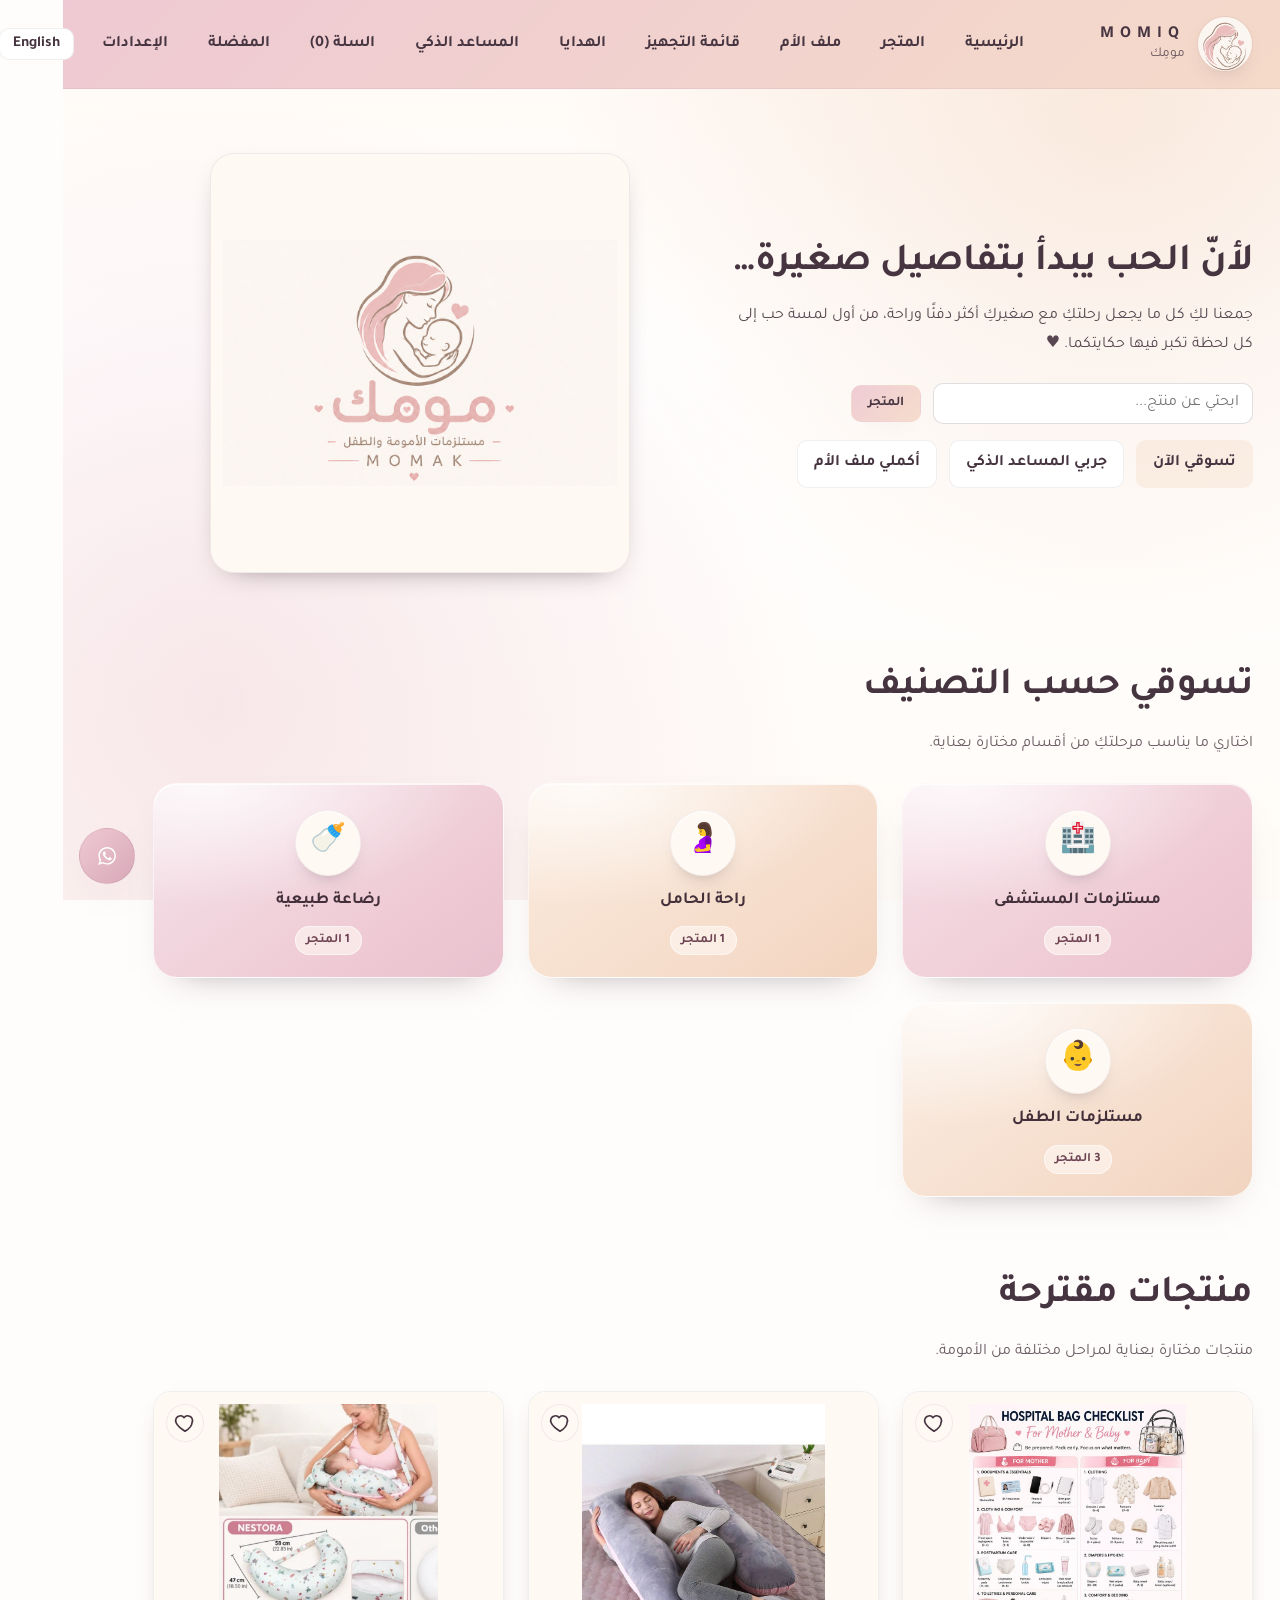
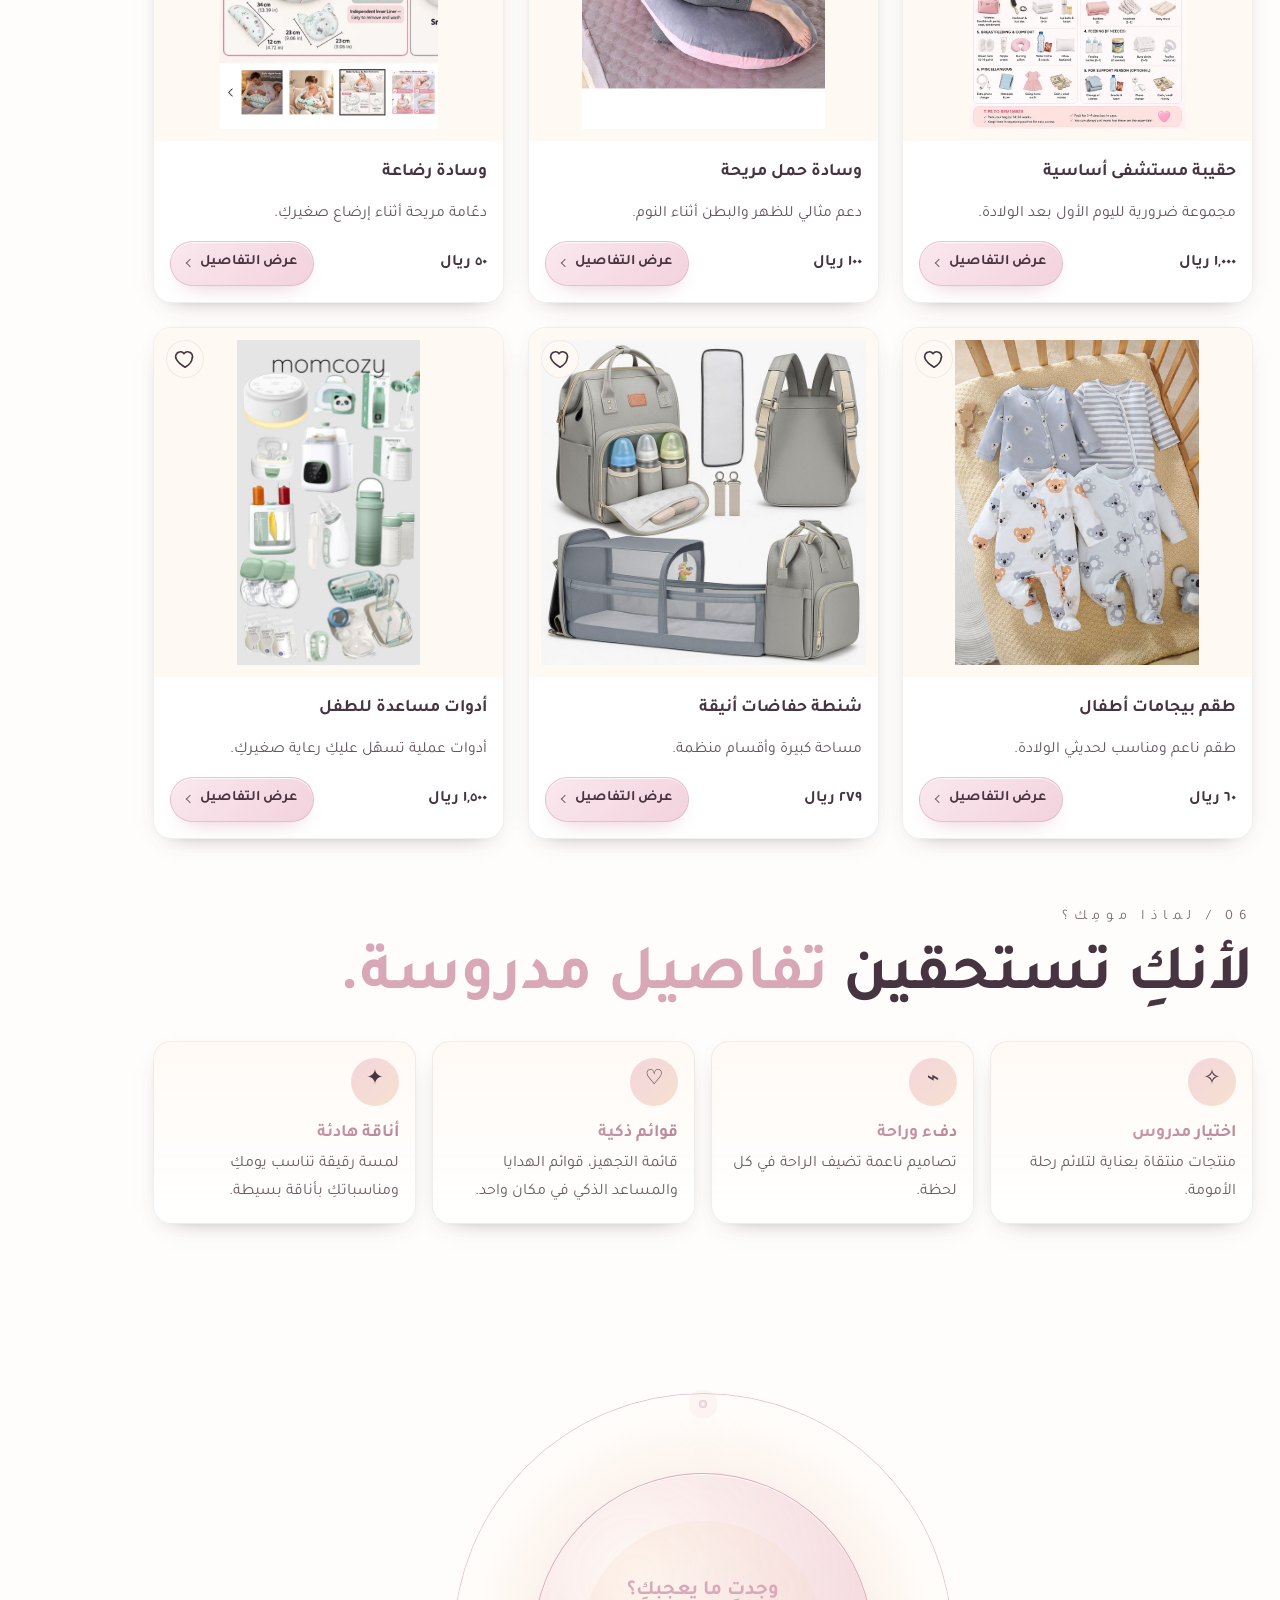
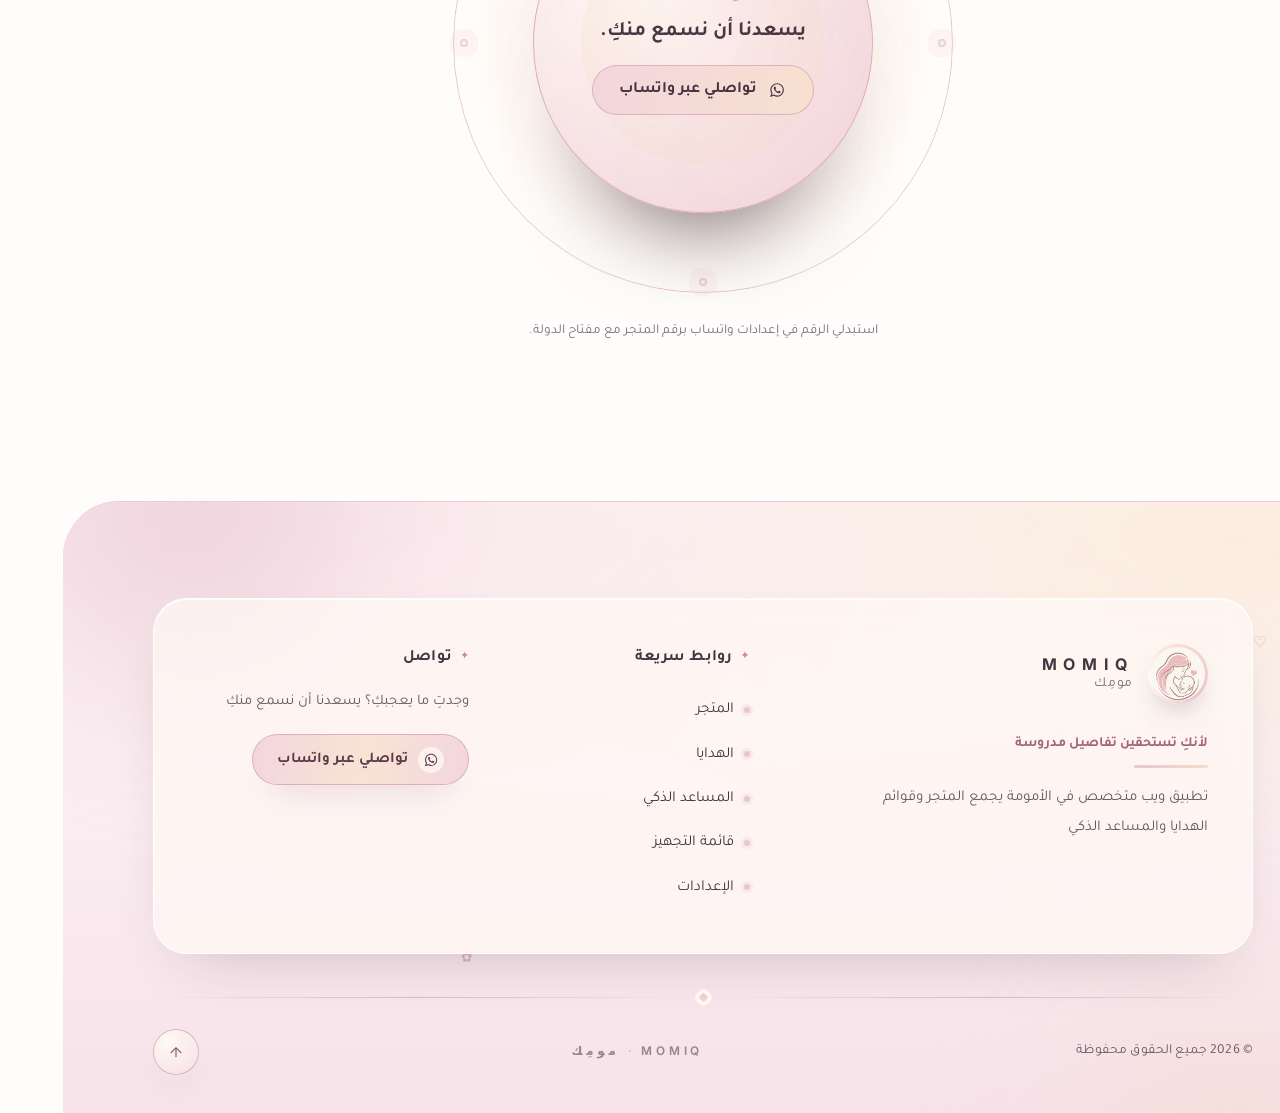
<file: index.html>
﻿<!DOCTYPE html>
<html lang="ar" dir="rtl">
  <head>
    <meta charset="utf-8" />
    <meta name="viewport" content="width=device-width, initial-scale=1" />
    <meta name="description" content="MOMIQ | مومِك - متجر أمومة ذكي يجمع المتجر وقوائم الهدايا والمساعد التسوق الذكي" />
    <title>MOMIQ | مومِك</title>
    <link rel="preconnect" href="https://fonts.googleapis.com" />
    <link rel="preconnect" href="https://fonts.gstatic.com" crossorigin />
    <link href="https://fonts.googleapis.com/css2?family=Cairo:wght@400;600;700&family=Inter:wght@400;500;600;700&family=Tajawal:wght@400;500;600;700&display=swap" rel="stylesheet" />
    <link rel="stylesheet" href="css/style.css?v=20261030" />
    <link rel="icon" href="assets/logo.png" type="image/png" />
  </head>
  <body>
    <header class="header">
      <div class="container header__inner">
        <a class="brand" href="index.html">
          <img src="assets/logo.png" alt="MOMIQ شعار مومِك" class="brand__logo" />
          <div class="brand__text">
            <span class="brand__title" data-i18n="brand_title">MOMIQ</span>
            <span class="brand__subtitle" data-i18n="brand_subtitle">مومِك</span>
          </div>
        </a>
        <nav class="nav" data-nav aria-label="MOMIQ">
          <a href="index.html" class="nav__link" data-i18n="nav_home">الرئيسية</a>
          <a href="store.html" class="nav__link" data-i18n="nav_store">المتجر</a>
          <a href="mom-profile.html" class="nav__link" data-i18n="nav_mom">ملف الأم</a>
          <a href="prep-list.html" class="nav__link" data-i18n="nav_prep">قائمة التجهيز</a>
          <a href="gift-list.html" class="nav__link" data-i18n="nav_gifts">الهدايا</a>
          <a href="ai-assistant.html" class="nav__link" data-i18n="nav_ai">المساعد الذكي</a>
          <a href="cart.html" class="nav__link"><span data-i18n="nav_cart">السلة</span> (<span id="cartBadge">0</span>)</a>
          <a href="wishlist.html" class="nav__link" data-i18n="nav_wishlist">المفضلة</a>
          <a href="settings.html" class="nav__link" data-i18n="nav_settings">الإعدادات</a>
        </nav>
        <div class="actions">
          <button class="btn btn--ghost btn--small" id="langToggle" data-i18n="lang_toggle">English</button>
          <button class="nav__toggle" data-nav-toggle aria-expanded="false"><span aria-hidden="true">☰</span><span class="sr-only">Menu</span></button>
        </div>
      </div>
    </header>

    <main>
      <section class="hero">
        <div class="container hero__grid">
          <div class="hero__content" data-animate>
            <h1 data-i18n="hero_title">لأنّ الحب يبدأ بتفاصيل صغيرة…</h1>
            <p data-i18n="hero_subtitle">جمعنا لكِ كل ما يجعل رحلتكِ مع صغيركِ أكثر دفئًا وراحة، من أول لمسة حب إلى كل لحظة تكبر فيها حكايتكما. ♥</p>
            <form class="row" id="heroSearch" role="search">
              <label class="sr-only" for="heroSearchInput">بحث</label>
              <input class="input" id="heroSearchInput" type="search" style="max-width:320px" data-i18n-placeholder="search_placeholder" placeholder="ابحثي عن منتج..." />
              <button class="btn btn--primary" type="submit" data-i18n="nav_store">المتجر</button>
            </form>
            <div class="hero__actions" style="margin-top:1rem">
              <a href="store.html" class="btn btn--soft" data-i18n="hero_cta_store">تسوقي الآن</a>
              <a href="ai-assistant.html" class="btn btn--ghost" data-i18n="hero_cta_ai">جربي المساعد الذكي</a>
              <a href="mom-profile.html" class="btn btn--ghost" data-i18n="hero_cta_mom">أكملي ملف الأم</a>
            </div>
          </div>
          <div class="hero__media" data-animate="scale-in">
            <figure class="hero__card">
              <img src="assets/img/hero-mom.png" alt="MOMIQ شعار مومِك" class="float-soft" />
            </figure>
          </div>
        </div>
      </section>

      <section class="section" aria-labelledby="categoriesTitle">
        <div class="container">
          <header class="section__header" data-animate>
            <h2 id="categoriesTitle" data-i18n="categories_title">تسوقي حسب التصنيف</h2>
            <p data-i18n="categories_note">اختاري ما يناسب مرحلتكِ من أقسام مختارة بعناية.</p>
          </header>
          <div class="grid" id="categoriesGrid" data-animate-stagger></div>
        </div>
      </section>

      <section class="section" aria-labelledby="recommendedTitle">
        <div class="container">
          <header class="section__header" data-animate>
            <h2 id="recommendedTitle" data-i18n="sections_recommended">منتجات مقترحة</h2>
            <p data-i18n="sections_recommended_note">منتجات مختارة بعناية لمراحل مختلفة من الأمومة.</p>
          </header>
          <div class="grid" id="recommendedGrid" data-animate-stagger aria-live="polite"></div>
          <p class="hint" id="emptyRecommended" style="display:none" data-i18n="empty_recommended">لا توجد منتجات مقترحة حالياً.</p>
        </div>
      </section>

      <section class="why-momiq section" id="why" data-animate>
        <div class="container">
          <header class="section__header section__header--split">
            <div>
              <span class="kicker" data-i18n="why_momiq_num">لماذا مومِك؟</span>
              <h2><span data-i18n="why_momiq_title">لأنكِ تستحقين</span> <span class="accent" data-i18n="why_momiq_sub">تفاصيل مدروسة.</span></h2>
            </div>
          </header>
          <div class="features-grid" data-animate-stagger>
            <article class="feature-card">
              <span class="feature-card__icon" aria-hidden="true">✧</span>
              <div>
                <h3 data-i18n="why_momiq_f1_title">اختيار بعناية</h3>
                <p data-i18n="why_momiq_f1_desc">قطع منتقاة لتجمع بين الجمال وسهولة التنسيق.</p>
              </div>
            </article>
            <article class="feature-card">
              <span class="feature-card__icon" aria-hidden="true">⌁</span>
              <div>
                <h3 data-i18n="why_momiq_f2_title">تفاصيل لها روح</h3>
                <p data-i18n="why_momiq_f2_desc">لمسات مميزة تعكس الاهتمام بأدق التفاصيل.</p>
              </div>
            </article>
            <article class="feature-card">
              <span class="feature-card__icon" aria-hidden="true">♡</span>
              <div>
                <h3 data-i18n="why_momiq_f3_title">هدايا من القلب</h3>
                <p data-i18n="why_momiq_f3_desc">خيارات جميلة لتعبّري عن محبتكِ بطريقة مختلفة.</p>
              </div>
            </article>
            <article class="feature-card">
              <span class="feature-card__icon" aria-hidden="true">✦</span>
              <div>
                <h3 data-i18n="why_momiq_f4_title">أناقة هادئة</h3>
                <p data-i18n="why_momiq_f4_desc">تصاميم ناعمة ترافق يومكِ ومناسباتكِ برفق.</p>
              </div>
            </article>
          </div>
        </div>
      </section>

      <section class="contact-section section" id="contact" data-animate>
        <div class="container">
          <div class="contact-orbit contact-orbit--single contact-orbit--big" data-animate>
            <div class="contact-orbit__halo" aria-hidden="true"></div>
            <div class="contact-orbit__ring" aria-hidden="true"></div>
            <div class="contact-orbit__dots" aria-hidden="true">
              <span></span>
              <span></span>
              <span></span>
              <span></span>
            </div>
            <div class="contact-orbit__center contact-orbit__center--big">
              <p class="contact-orbit__text contact-orbit__text--big"><span style="color:#d9a8b8;">وجدتِ ما يعجبكِ؟</span><br />يسعدنا أن نسمع منكِ.</p>
              <a class="contact-orbit__wa-link" href="#" id="waInOrbit">
                <span class="contact-orbit__wa-icon">
                  <svg width="20" height="20" viewBox="0 0 32 32" aria-hidden="true"><path fill="currentColor" d="M19.11 17.205c-.372 0-1.088 1.39-1.518 1.39a.63.63 0 0 1-.315-.1c-.802-.402-1.504-.817-2.163-1.447-.545-.516-1.146-1.29-1.46-1.963a.426.426 0 0 1-.073-.215c0-.33.99-.945.99-1.49 0-.143-.73-2.09-.832-2.335-.143-.372-.214-.487-.6-.487-.187 0-.36-.043-.53-.043-.302 0-.53.115-.746.315-.688.645-1.032 1.318-1.06 2.264v.114c-.015.99.472 1.977 1.017 2.78 1.23 1.82 2.506 3.41 4.554 4.34.616.287 2.035.888 2.722.888.817 0 2.15-.515 2.478-1.318.13-.33.244-.73.244-1.088 0-.058 0-.144-.03-.215-.1-.172-2.434-1.39-2.678-1.39zm-2.908 7.593c-1.747 0-3.48-.53-4.942-1.49L7.793 24.41l1.132-3.337a8.955 8.955 0 0 1-1.72-5.272c0-4.955 4.04-8.995 8.997-8.995S25.2 10.845 25.2 15.8c0 4.958-4.04 8.998-8.998 8.998zm0-19.798c-5.96 0-10.8 4.842-10.8 10.8 0 1.964.53 3.898 1.546 5.574L5 27.176l5.974-1.92a10.807 10.807 0 0 0 16.03-9.455c0-5.958-4.842-10.8-10.802-10.8z"/></svg>
                </span>
                <span data-i18n="contact_btn">تواصلي عبر واتساب</span>
              </a>
            </div>
          </div>
          <p class="contact-section__hint" data-i18n="contact_hint">استبدلي الرقم في إعدادات واتساب برقم المتجر مع مفتاح الدولة.</p>
        </div>
      </section>
    </main>

    <footer class="mq-footer" id="mqFooter">
      <div class="mq-footer__aura mq-footer__aura--pink" aria-hidden="true"></div>
      <div class="mq-footer__aura mq-footer__aura--peach" aria-hidden="true"></div>
      <div class="mq-footer__petals" aria-hidden="true">
        <span class="mq-footer__petal" style="--mq-x: 6%; --mq-y: 22%; --mq-delay: -1s; --mq-dur: 16s; --mq-size: 0.95rem; --mq-opacity: 0.55;">♡</span>
        <span class="mq-footer__petal" style="--mq-x: 24%; --mq-y: 62%; --mq-delay: -6s; --mq-dur: 21s; --mq-size: 0.72rem; --mq-opacity: 0.4;">✿</span>
        <span class="mq-footer__petal" style="--mq-x: 46%; --mq-y: 16%; --mq-delay: -11s; --mq-dur: 24s; --mq-size: 0.8rem; --mq-opacity: 0.35;">♡</span>
        <span class="mq-footer__petal" style="--mq-x: 68%; --mq-y: 74%; --mq-delay: -3s; --mq-dur: 18s; --mq-size: 0.85rem; --mq-opacity: 0.45;">✿</span>
        <span class="mq-footer__petal" style="--mq-x: 91%; --mq-y: 34%; --mq-delay: -8s; --mq-dur: 23s; --mq-size: 1rem; --mq-opacity: 0.5;">♡</span>
      </div>

      <div class="container mq-footer__inner">
        <div class="mq-footer__panel" data-animate-stagger>
          <div class="mq-footer__brand">
            <a class="mq-footer__logo" href="index.html" aria-label="MOMIQ — مومِك">
              <span class="mq-footer__logo-mark">
                <img src="assets/logo.png" alt="" width="60" height="60" loading="lazy" />
              </span>
              <span class="mq-footer__logo-text">
                <span class="mq-footer__logo-title">MOMIQ</span>
                <span class="mq-footer__logo-sub">مومِك</span>
              </span>
            </a>
            <p class="mq-footer__tagline" data-i18n="footer_tagline">لأنكِ تستحقين تفاصيل مدروسة</p>
            <p class="mq-footer__about" data-i18n="footer_about_text">تطبيق ويب متخصص في الأمومة يجمع المتجر وقوائم الهدايا والمساعد الذكي</p>
          </div>

          <nav class="mq-footer__nav" aria-labelledby="mqFooterQuick">
            <h3 class="mq-footer__heading" id="mqFooterQuick" data-i18n="footer_quick">روابط سريعة</h3>
            <ul class="mq-footer__links">
              <li><a href="store.html"><span class="mq-footer__link-dot" aria-hidden="true"></span><span data-i18n="nav_store">المتجر</span></a></li>
              <li><a href="gift-list.html"><span class="mq-footer__link-dot" aria-hidden="true"></span><span data-i18n="nav_gifts">الهدايا</span></a></li>
              <li><a href="ai-assistant.html"><span class="mq-footer__link-dot" aria-hidden="true"></span><span data-i18n="nav_ai">المساعد الذكي</span></a></li>
              <li><a href="prep-list.html"><span class="mq-footer__link-dot" aria-hidden="true"></span><span data-i18n="nav_prep">قائمة التجهيز</span></a></li>
              <li><a href="settings.html"><span class="mq-footer__link-dot" aria-hidden="true"></span><span data-i18n="nav_settings">الإعدادات</span></a></li>
            </ul>
          </nav>

          <div class="mq-footer__contact">
            <h3 class="mq-footer__heading" data-i18n="footer_contact">تواصل</h3>
            <p class="mq-footer__hint" data-i18n="footer_hint">وجدتِ ما يعجبكِ؟ يسعدنا أن نسمع منكِ</p>
            <button class="mq-footer__wa" type="button" data-footer-whatsapp>
              <span class="mq-footer__wa-icon" aria-hidden="true">
                <svg width="18" height="18" viewBox="0 0 32 32"><path fill="currentColor" d="M19.11 17.205c-.372 0-1.088 1.39-1.518 1.39a.63.63 0 0 1-.315-.1c-.802-.402-1.504-.817-2.163-1.447-.545-.516-1.146-1.29-1.46-1.963a.426.426 0 0 1-.073-.215c0-.33.99-.945.99-1.49 0-.143-.73-2.09-.832-2.335-.143-.372-.214-.487-.6-.487-.187 0-.36-.043-.53-.043-.302 0-.53.115-.746.315-.688.645-1.032 1.318-1.06 2.264v.114c-.015.99.472 1.977 1.017 2.78 1.23 1.82 2.506 3.41 4.554 4.34.616.287 2.035.888 2.722.888.817 0 2.15-.515 2.478-1.318.13-.33.244-.73.244-1.088 0-.058 0-.144-.03-.215-.1-.172-2.434-1.39-2.678-1.39zm-2.908 7.593c-1.747 0-3.48-.53-4.942-1.49L7.793 24.41l1.132-3.337a8.955 8.955 0 0 1-1.72-5.272c0-4.955 4.04-8.995 8.997-8.995S25.2 10.845 25.2 15.8c0 4.958-4.04 8.998-8.998 8.998zm0-19.798c-5.96 0-10.8 4.842-10.8 10.8 0 1.964.53 3.898 1.546 5.574L5 27.176l5.974-1.92a10.807 10.807 0 0 0 16.03-9.455c0-5.958-4.842-10.8-10.802-10.8z"/></svg>
              </span>
              <span data-i18n="whatsapp_title">تواصلي عبر واتساب</span>
              <span class="mq-footer__wa-shine" aria-hidden="true"></span>
            </button>
          </div>
        </div>

        <div class="mq-footer__divider" aria-hidden="true"><span></span></div>

        <div class="mq-footer__bottom">
          <p class="mq-footer__copy" data-i18n="footer_rights">© 2026 جميع الحقوق محفوظة</p>
          <span class="mq-footer__signature" aria-hidden="true">MOMIQ <span>·</span> مومِك</span>
          <button class="mq-footer__top" type="button" data-footer-top aria-label="العودة للأعلى" data-i18n-aria-label="footer_top">
            <svg width="18" height="18" viewBox="0 0 16 16" aria-hidden="true"><path d="M8 3.5 13 8.5 12.3 9.2 8.5 5.4 8.5 12.5 7.5 12.5 7.5 5.4 3.7 9.2 3 8.5z" fill="currentColor"/></svg>
          </button>
        </div>
      </div>
    </footer>

    <button class="whatsapp-fab" id="waFab" aria-label="WhatsApp">
      <svg width="26" height="26" viewBox="0 0 32 32" aria-hidden="true"><path fill="#fff" d="M19.11 17.205c-.372 0-1.088 1.39-1.518 1.39a.63.63 0 0 1-.315-.1c-.802-.402-1.504-.817-2.163-1.447-.545-.516-1.146-1.29-1.46-1.963a.426.426 0 0 1-.073-.215c0-.33.99-.945.99-1.49 0-.143-.73-2.09-.832-2.335-.143-.372-.214-.487-.6-.487-.187 0-.36-.043-.53-.043-.302 0-.53.115-.746.315-.688.645-1.032 1.318-1.06 2.264v.114c-.015.99.472 1.977 1.017 2.78 1.23 1.82 2.506 3.41 4.554 4.34.616.287 2.035.888 2.722.888.817 0 2.15-.515 2.478-1.318.13-.33.244-.73.244-1.088 0-.058 0-.144-.03-.215-.1-.172-2.434-1.39-2.678-1.39zm-2.908 7.593c-1.747 0-3.48-.53-4.942-1.49L7.793 24.41l1.132-3.337a8.955 8.955 0 0 1-1.72-5.272c0-4.955 4.04-8.995 8.997-8.995S25.2 10.845 25.2 15.8c0 4.958-4.04 8.998-8.998 8.998zm0-19.798c-5.96 0-10.8 4.842-10.8 10.8 0 1.964.53 3.898 1.546 5.574L5 27.176l5.974-1.92a10.807 10.807 0 0 0 16.03-9.455c0-5.958-4.842-10.8-10.802-10.8z"/></svg>
    </button>

    <script src="js/storage.js"></script>
    <script src="js/data.js"></script>
    <script src="js/i18n.js?v=20261030"></script>
    <script src="js/app.js?v=20261030"></script>
    <script src="js/animations.js"></script>
    <script>
      (function () {
        var waIn = document.getElementById("waInOrbit");
        if (waIn) waIn.addEventListener("click", function (e) { e.preventDefault(); if (typeof openWhatsApp === "function") openWhatsApp(); });
      })();
    </script>
    <script>
      const CATEGORY_ICONS = {
        hospital: "🏥",
        comfort: "🤰",
        nursing: "🍼",
        baby: "👶",
        care: "🌸"
      };

      function renderCategories() {
        const grid = document.getElementById("categoriesGrid");
        const products = window.MomiqProducts || [];
        const categories = Array.from(new Set(products.map(p => p.category)));
        grid.innerHTML = categories.map(cat => {
          const count = products.filter(p => p.category === cat).length;
          const icon = CATEGORY_ICONS[cat] || "🎀";
          return `<a class="category-card category-card--${cat}" href="store.html?category=${cat}">
            <span class="category-card__icon" aria-hidden="true">${icon}</span>
            <span class="category-card__label">${categoryLabel(cat)}</span>
            <span class="category-card__count">${count} ${t("nav_store")}</span>
          </a>`;
        }).join("");
      }

      function renderRecommended() {
        const grid = document.getElementById("recommendedGrid");
        const empty = document.getElementById("emptyRecommended");
        const list = (window.MomiqProducts || []).slice(0, 6);
        if (!list.length) {
          grid.innerHTML = "";
          empty.style.display = "block";
          return;
        }
        empty.style.display = "none";
        grid.innerHTML = list.map(productCardHtml).join("");
        initWishButtons();
        refreshWishButtons();
      }

      document.addEventListener("DOMContentLoaded", () => {
        renderCategories();
        renderRecommended();
        document.addEventListener("lang:changed", () => {
          renderCategories();
          renderRecommended();
        });
        const waHome = document.getElementById("waHomeBtn");
        if (waHome) waHome.addEventListener("click", () => openWhatsApp());
        document.getElementById("heroSearch").addEventListener("submit", event => {
          event.preventDefault();
          const q = document.getElementById("heroSearchInput").value.trim();
          location.href = q ? `store.html?q=${encodeURIComponent(q)}` : "store.html";
        });
      });
    </script>


  </body>
</html>
</file>
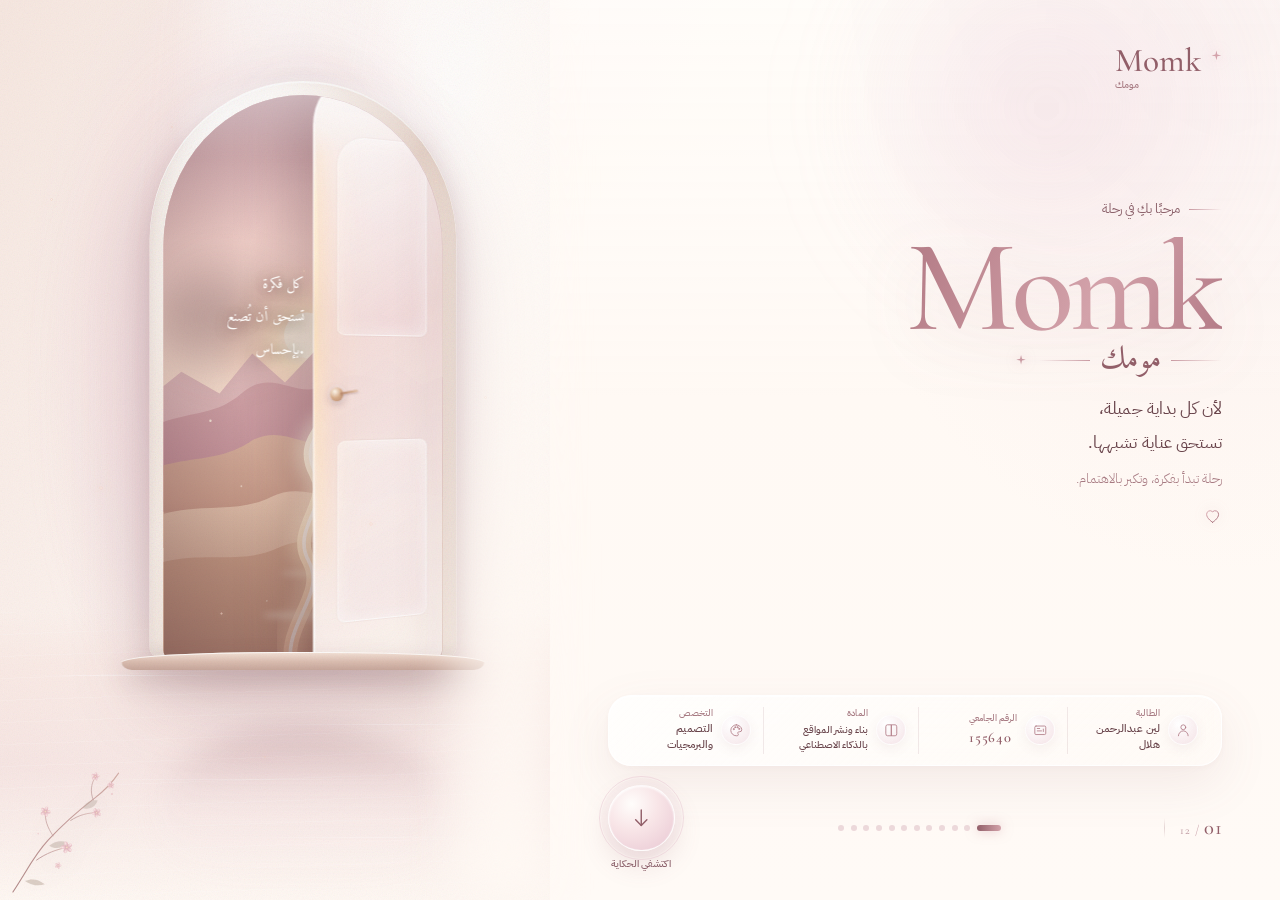
<file: presentation/index.html>
<!DOCTYPE html>
<html lang="ar" dir="rtl">
<head>
  <meta charset="utf-8" />
  <meta name="viewport" content="width=device-width, initial-scale=1, viewport-fit=cover" />
  <meta name="theme-color" content="#FFF9F4" />
  <title>مومك | Momk — رحلة تبدأ بفكرة</title>
  <meta name="description" content="عرض تقديمي تفاعلي لمشروع مومك: رحلة تبدأ بفكرة، وتكبر بالاهتمام." />

  <link rel="preconnect" href="https://fonts.googleapis.com" />
  <link rel="preconnect" href="https://fonts.gstatic.com" crossorigin />
  <link
    href="https://fonts.googleapis.com/css2?family=Amiri:wght@400;700&family=Cormorant+Garamond:ital,wght@0,300;0,400;0,500;0,600;1,400;1,500&family=IBM+Plex+Sans+Arabic:wght@300;400;500;600&display=swap"
    rel="stylesheet"
  />

  <link rel="stylesheet" href="style.css?v=momk-closing-2" />
  <link rel="icon" href="assets/logo.png" type="image/png" />
</head>
<body class="is-opening">

  <div class="momk-presentation" id="presentation">

    <!-- ============================================================
         SLIDE 01 — The opening: a door into the Momk world
         ============================================================ -->
    <section class="slide slide--opening active" id="slide-1" data-scene="opening" aria-label="الشريحة الأولى: افتتاحية مومك">
      <div class="opening-stage">

        <!-- ---------- Left: dreamlike architectural scene ---------- -->
        <div class="art-panel">
          <div class="art-halo" aria-hidden="true"></div>
          <div class="art-beam" aria-hidden="true"></div>
          <div class="art-grain" aria-hidden="true"></div>

          <div class="floor" aria-hidden="true">
            <span class="floor-streak floor-streak--1"></span>
            <span class="floor-streak floor-streak--2"></span>
            <span class="floor-streak floor-streak--3"></span>
            <span class="floor-streak floor-streak--4"></span>
          </div>

          <div class="door-shadow" aria-hidden="true"></div>

          <div class="door-stage">
            <div class="door-arch">
              <div class="door-stone" aria-hidden="true"></div>

              <div class="door-opening">
                <!-- The little world behind the door -->
                <svg class="door-scene" viewBox="0 0 320 640" preserveAspectRatio="xMidYMid slice" aria-hidden="true" focusable="false">
                  <defs>
                    <linearGradient id="doorSky" x1="0" y1="0" x2="0" y2="1">
                      <stop offset="0" stop-color="#E8BFC9" />
                      <stop offset=".28" stop-color="#F1CFC9" />
                      <stop offset=".55" stop-color="#F8E0CF" />
                      <stop offset=".78" stop-color="#FBEBDD" />
                      <stop offset="1" stop-color="#FFF8EE" />
                    </linearGradient>
                    <radialGradient id="doorSun" cx="50%" cy="50%" r="50%">
                      <stop offset="0" stop-color="#FFFDF8" stop-opacity="1" />
                      <stop offset=".32" stop-color="#FFEACB" stop-opacity=".96" />
                      <stop offset=".7" stop-color="#F7CFB8" stop-opacity=".35" />
                      <stop offset="1" stop-color="#F5C9B5" stop-opacity="0" />
                    </radialGradient>
                    <linearGradient id="doorMountainBack" x1="0" y1="0" x2="0" y2="1">
                      <stop offset="0" stop-color="#DCB6BA" />
                      <stop offset="1" stop-color="#C99BA3" />
                    </linearGradient>
                    <linearGradient id="doorMountainMid" x1="0" y1="0" x2="0" y2="1">
                      <stop offset="0" stop-color="#CFA0A4" />
                      <stop offset="1" stop-color="#BA858F" />
                    </linearGradient>
                    <linearGradient id="doorHills" x1="0" y1="0" x2="0" y2="1">
                      <stop offset="0" stop-color="#D8B29D" />
                      <stop offset="1" stop-color="#C08F7B" />
                    </linearGradient>
                    <linearGradient id="doorHillsFront" x1="0" y1="0" x2="0" y2="1">
                      <stop offset="0" stop-color="#E3C3AD" />
                      <stop offset="1" stop-color="#D1A58C" />
                    </linearGradient>
                    <linearGradient id="doorPath" x1="0" y1="0" x2="0" y2="1">
                      <stop offset="0" stop-color="#FFF7E5" />
                      <stop offset=".55" stop-color="#FFE6C2" />
                      <stop offset="1" stop-color="#F7C9A7" />
                    </linearGradient>
                    <linearGradient id="doorShaft" x1="0" y1="0" x2="0" y2="1">
                      <stop offset="0" stop-color="#FFF9E9" stop-opacity=".75" />
                      <stop offset="1" stop-color="#FFF9E9" stop-opacity="0" />
                    </linearGradient>
                    <filter id="doorSoft" x="-40%" y="-40%" width="180%" height="180%">
                      <feGaussianBlur stdDeviation="8" />
                    </filter>
                    <filter id="doorGlow" x="-80%" y="-80%" width="260%" height="260%">
                      <feGaussianBlur stdDeviation="3.4" />
                    </filter>
                  </defs>

                  <rect width="320" height="640" fill="url(#doorSky)" />
                  <ellipse cx="164" cy="292" rx="108" ry="94" fill="url(#doorSun)" opacity=".92" />
                  <circle cx="164" cy="286" r="25" fill="#FFF8E7" opacity=".98" />

                  <!-- light shaft through the door -->
                  <path d="M164 304 L94 640 L246 640 Z" fill="url(#doorShaft)" opacity=".32" />

                  <!-- mountains -->
                  <path d="M-24 366 L26 326 L68 350 L104 306 L140 338 L176 300 L214 338 L252 310 L292 342 L344 318 L344 440 L-24 440 Z" fill="url(#doorMountainBack)" opacity=".78" />
                  <path d="M-24 396 C22 366 58 380 92 350 C128 318 154 362 190 338 C228 312 262 356 300 336 C320 326 336 336 344 342 L344 480 L-24 480 Z" fill="url(#doorMountainMid)" opacity=".86" />
                  <path d="M-24 440 C26 416 62 428 100 404 C140 378 170 422 208 400 C248 378 282 420 316 404 C330 398 340 402 344 406 L344 520 L-24 520 Z" fill="url(#doorHills)" opacity=".92" />

                  <!-- foreground hills -->
                  <path d="M-24 494 C34 464 80 486 124 464 C168 442 204 484 244 466 C282 448 318 474 344 462 L344 660 L-24 660 Z" fill="url(#doorHillsFront)" />
                  <path d="M-24 546 C38 516 86 542 132 520 C176 498 214 536 258 518 C296 502 326 522 344 516 L344 660 L-24 660 Z" fill="#C99B82" opacity=".72" />

                  <!-- the glowing path -->
                  <path d="M150 660 C130 608 188 574 166 534 C146 498 192 470 174 438 C162 416 170 402 180 388" fill="none" stroke="url(#doorPath)" stroke-width="30" stroke-linecap="round" opacity=".55" filter="url(#doorSoft)" />
                  <path d="M150 660 C130 608 188 574 166 534 C146 498 192 470 174 438 C162 416 170 402 180 388" fill="none" stroke="url(#doorPath)" stroke-width="15" stroke-linecap="round" opacity=".96" />
                  <path d="M150 660 C130 608 188 574 166 534 C146 498 192 470 174 438 C162 416 170 402 180 388" fill="none" stroke="#FFFDF5" stroke-width="4" stroke-linecap="round" opacity=".8" />

                  <!-- path reflections -->
                  <ellipse cx="162" cy="594" rx="47" ry="4.5" fill="#FFF5DE" opacity=".45" filter="url(#doorGlow)" />
                  <ellipse cx="166" cy="548" rx="31" ry="3" fill="#FFF5DE" opacity=".4" filter="url(#doorGlow)" />
                  <ellipse cx="175" cy="490" rx="18" ry="2" fill="#FFF8E8" opacity=".45" filter="url(#doorGlow)" />
                  <ellipse cx="178" cy="444" rx="9" ry="1.6" fill="#FFF8E8" opacity=".5" filter="url(#doorGlow)" />

                  <!-- tiny glints -->
                  <g fill="#FFF8E6">
                    <circle cx="58" cy="380" r="1.3" opacity=".8" />
                    <circle cx="250" cy="354" r="1.1" opacity=".7" />
                    <circle cx="92" cy="452" r="1" opacity=".55" />
                    <circle cx="230" cy="512" r="1.2" opacity=".6" />
                    <circle cx="120" cy="578" r="1" opacity=".5" />
                    <circle cx="206" cy="606" r="1.4" opacity=".55" />
                  </g>
                </svg>

                <div class="scene-vignette" aria-hidden="true"></div>

                <div class="door-quote">
                  <span>كل فكرة</span>
                  <span>تستحق أن تُصنع</span>
                  <span>بإحساس.</span>
                </div>

                <!-- Partially open leaf, hinged on the right -->
                <div class="door-leaf" aria-hidden="true">
                  <span class="leaf-panel leaf-panel--top"></span>
                  <span class="leaf-panel leaf-panel--bottom"></span>
                  <span class="leaf-glow"></span>
                  <span class="leaf-handle"></span>
                </div>
              </div>

              <div class="door-arch-shine" aria-hidden="true"></div>
            </div>
            <div class="door-sill" aria-hidden="true"></div>
          </div>

          <div class="door-reflection" aria-hidden="true"></div>

          <!-- A small, delicate flowering branch -->
          <svg class="branch" viewBox="0 0 230 245" aria-hidden="true" focusable="false">
            <defs>
              <linearGradient id="branchStem" x1="0" y1="1" x2="1" y2="0">
                <stop offset="0" stop-color="#A97D7D" />
                <stop offset=".55" stop-color="#BE9290" />
                <stop offset="1" stop-color="#D0A9A1" />
              </linearGradient>
              <radialGradient id="petalFill" cx="38%" cy="30%" r="75%">
                <stop offset="0" stop-color="#FBE8E8" />
                <stop offset=".55" stop-color="#EBC1C7" />
                <stop offset="1" stop-color="#D9A5B0" />
              </radialGradient>
              <g id="fivePetal">
                <ellipse cx="0" cy="-7.2" rx="4.2" ry="6.2" fill="url(#petalFill)" />
                <ellipse cx="6.8" cy="-2.2" rx="4.2" ry="6.2" transform="rotate(72 6.8 -2.2)" fill="url(#petalFill)" />
                <ellipse cx="4.2" cy="5.9" rx="4.2" ry="6.2" transform="rotate(144 4.2 5.9)" fill="url(#petalFill)" />
                <ellipse cx="-4.2" cy="5.9" rx="4.2" ry="6.2" transform="rotate(216 -4.2 5.9)" fill="url(#petalFill)" />
                <ellipse cx="-6.8" cy="-2.2" rx="4.2" ry="6.2" transform="rotate(288 -6.8 -2.2)" fill="url(#petalFill)" />
                <circle cx="0" cy="0" r="2" fill="#F7DCC0" />
              </g>
            </defs>
            <path d="M18 238 C42 202 56 172 82 144 C108 116 132 94 166 68 C184 54 198 40 210 22" fill="none" stroke="url(#branchStem)" stroke-width="2" stroke-linecap="round" />
            <path d="M61 180 C78 168 96 161 116 157" fill="none" stroke="url(#branchStem)" stroke-width="1.4" stroke-linecap="round" />
            <path d="M91 136 C80 120 76 106 77 92" fill="none" stroke="url(#branchStem)" stroke-width="1.2" stroke-linecap="round" />
            <path d="M123 108 C138 98 154 94 170 94" fill="none" stroke="url(#branchStem)" stroke-width="1.2" stroke-linecap="round" />
            <path d="M164 71 C158 55 160 42 168 28" fill="none" stroke="url(#branchStem)" stroke-width="1.1" stroke-linecap="round" />
            <path d="M40 218 C52 226 64 228 76 224 C66 216 54 212 40 218 Z" fill="#B9A79B" opacity=".55" />
            <path d="M84 154 C94 146 106 144 116 148 C108 158 96 162 84 154 Z" fill="#B9A79B" opacity=".5" />
            <path d="M145 86 C150 75 161 69 172 72 C168 83 158 89 145 86 Z" fill="#B9A79B" opacity=".45" />
            <use href="#fivePetal" transform="translate(116 157) scale(.82) rotate(-14)" />
            <use href="#fivePetal" transform="translate(77 92) scale(.72) rotate(21)" />
            <use href="#fivePetal" transform="translate(170 94) scale(.66) rotate(-28)" />
            <use href="#fivePetal" transform="translate(168 28) scale(.58) rotate(10)" />
            <use href="#fivePetal" transform="translate(196 44) scale(.5) rotate(-8)" />
            <use href="#fivePetal" transform="translate(100 190) scale(.46) rotate(16)" opacity=".9" />
            <circle cx="198" cy="60" r="2" fill="#E9C0C5" opacity=".7" />
            <circle cx="64" cy="132" r="1.5" fill="#E9C0C5" opacity=".65" />
          </svg>

          <div class="petals" aria-hidden="true">
            <span style="--x: 12%; --delay: -3s; --dur: 19s; --drift: 26px; --scale: .9;"></span>
            <span style="--x: 28%; --delay: -9s; --dur: 23s; --drift: -18px; --scale: .65;"></span>
            <span style="--x: 43%; --delay: -15s; --dur: 21s; --drift: 31px; --scale: .8;"></span>
            <span style="--x: 59%; --delay: -6s; --dur: 25s; --drift: -24px; --scale: .55;"></span>
            <span style="--x: 72%; --delay: -18s; --dur: 20s; --drift: 16px; --scale: .7;"></span>
            <span style="--x: 86%; --delay: -11s; --dur: 24s; --drift: -28px; --scale: .5;"></span>
          </div>

          <div class="motes" aria-hidden="true">
            <span style="--x: 9%; --y: 22%; --dur: 13s; --delay: -2s; --size: 3px;"></span>
            <span style="--x: 18%; --y: 54%; --dur: 17s; --delay: -7s; --size: 4px;"></span>
            <span style="--x: 31%; --y: 14%; --dur: 15s; --delay: -4s; --size: 2px;"></span>
            <span style="--x: 40%; --y: 68%; --dur: 19s; --delay: -11s; --size: 3px;"></span>
            <span style="--x: 55%; --y: 30%; --dur: 16s; --delay: -9s; --size: 2px;"></span>
            <span style="--x: 67%; --y: 58%; --dur: 14s; --delay: -5s; --size: 4px;"></span>
            <span style="--x: 79%; --y: 20%; --dur: 18s; --delay: -13s; --size: 2.5px;"></span>
            <span style="--x: 88%; --y: 44%; --dur: 15s; --delay: -8s; --size: 3px;"></span>
            <span style="--x: 48%; --y: 84%; --dur: 20s; --delay: -15s; --size: 2px;"></span>
          </div>
        </div>

        <!-- ---------- Right: the Momk welcome ---------- -->
        <div class="content-panel">
          <div class="panel-glow" aria-hidden="true"></div>

          <header class="brand-lockup intro intro--brand">
            <span class="brand-text">
              <span class="brand-name">Momk</span>
              <span class="brand-ar">مومك</span>
            </span>
            <svg class="brand-spark" viewBox="0 0 24 24" aria-hidden="true" focusable="false">
              <path d="M12 2.8l1.8 7.4L21.2 12l-7.4 1.8L12 21.2l-1.8-7.4L2.8 12l7.4-1.8z" />
            </svg>
          </header>

          <div class="hero">
            <p class="hero-eyebrow intro intro--eyebrow">مرحبًا بكِ في رحلة</p>
            <h1 class="hero-wordmark intro intro--wordmark">Momk</h1>

            <div class="hero-arabic intro intro--arabic">
              <span class="arabic-rule" aria-hidden="true"></span>
              <span class="arabic-word">مومك</span>
              <span class="arabic-rule" aria-hidden="true"></span>
              <svg class="arabic-star" viewBox="0 0 24 24" aria-hidden="true" focusable="false">
                <path d="M12 3.2l1.6 6.5 6.5 1.6-6.5 1.6-1.6 6.5-1.6-6.5-6.5-1.6 6.5-1.6z" />
              </svg>
            </div>

            <p class="hero-main intro intro--main">
              <span>لأن كل بداية جميلة،</span>
              <span>تستحق عناية تشبهها.</span>
            </p>
            <p class="hero-sub intro intro--sub">رحلة تبدأ بفكرة، وتكبر بالاهتمام.</p>

            <div class="heart intro intro--heart" aria-hidden="true">
              <svg viewBox="0 0 24 24" focusable="false">
                <defs>
                  <linearGradient id="heartStroke" x1="0" y1="0" x2="1" y2="1">
                    <stop offset="0" stop-color="#D9A6AF" />
                    <stop offset=".55" stop-color="#B77D88" />
                    <stop offset="1" stop-color="#925F69" />
                  </linearGradient>
                </defs>
                <path d="M12 20.4S4.5 15.8 4.5 10.4A4.4 4.4 0 0 1 12 7.2a4.4 4.4 0 0 1 7.5 3.2c0 5.4-7.5 10-7.5 10z" />
              </svg>
            </div>
          </div>

          <div class="student-card intro intro--card" role="group" aria-label="بيانات الطالبة">
            <div class="student-item">
              <span class="student-icon" aria-hidden="true">
                <svg viewBox="0 0 24 24"><path d="M20 21a8 8 0 0 0-16 0"/><circle cx="12" cy="7" r="4"/></svg>
              </span>
              <span class="student-copy">
                <span class="student-label">الطالبة</span>
                <span class="student-value">لين عبدالرحمن هلال</span>
              </span>
            </div>

            <div class="student-item">
              <span class="student-icon" aria-hidden="true">
                <svg viewBox="0 0 24 24"><rect x="3" y="5" width="18" height="14" rx="2"/><path d="M7 9h4M7 13h7M17 10v4"/></svg>
              </span>
              <span class="student-copy">
                <span class="student-label">الرقم الجامعي</span>
                <span class="student-value student-value--number" dir="ltr">155640</span>
              </span>
            </div>

            <div class="student-item student-item--subject">
              <span class="student-icon" aria-hidden="true">
                <svg viewBox="0 0 24 24"><path d="M3 5.6A2.6 2.6 0 0 1 5.6 3H12v18H5.6A2.6 2.6 0 0 1 3 18.4z"/><path d="M21 5.6A2.6 2.6 0 0 0 18.4 3H12v18h6.4a2.6 2.6 0 0 0 2.6-2.6z"/></svg>
              </span>
              <span class="student-copy">
                <span class="student-label">المادة</span>
                <span class="student-value">بناء ونشر المواقع بالذكاء الاصطناعي</span>
              </span>
            </div>

            <div class="student-item">
              <span class="student-icon" aria-hidden="true">
                <svg viewBox="0 0 24 24"><path d="M12 3a9 9 0 1 0 0 18h1.4a2 2 0 0 0 1.5-3.3 2 2 0 0 1 1.5-3.3h1.2A3.4 3.4 0 0 0 21 11 9 9 0 0 0 12 3z"/><circle cx="7.7" cy="10" r=".9"/><circle cx="10.1" cy="6.9" r=".9"/><circle cx="14" cy="6.9" r=".9"/><circle cx="16.6" cy="9.7" r=".9"/></svg>
              </span>
              <span class="student-copy">
                <span class="student-label">التخصص</span>
                <span class="student-value">التصميم والبرمجيات</span>
              </span>
            </div>
          </div>

          <nav class="opening-nav intro intro--nav" aria-label="التنقل بين شرائح العرض">
            <div class="nav-count" aria-label="الشريحة الحالية">
              <span class="count-current" id="openingCurrent">01</span>
              <span class="count-sep">/</span>
              <span class="count-total" data-total>12</span>
            </div>

            <span class="nav-rule" aria-hidden="true"></span>
            <div class="nav-dots" id="openingDots"></div>

            <button class="opening-cta" type="button" data-next-slide aria-label="اكتشفي الحكاية — الانتقال إلى الشريحة التالية">
              <span class="cta-orb" aria-hidden="true">
                <svg viewBox="0 0 24 24"><path d="M12 4v15"/><path d="M6.5 13.5 12 19l5.5-5.5"/></svg>
              </span>
              <span class="cta-label">اكتشفي الحكاية</span>
            </button>
          </nav>
        </div>
      </div>
    </section>

    <!-- SLIDES 02–12 — one chapter per scene -->
    <section class="slide story-slide" id="slide-2" data-scene="story-start" aria-label="الشريحة الثانية: بداية الحكاية">
      <div class="slide-background bg-gradient bg-petals" aria-hidden="true"><span class="float-shape shape-one"></span><span class="float-shape shape-two"></span><span class="float-shape shape-three"></span></div>
      <div class="scene-container scene-story">
        <p class="eyebrow">بداية الحكاية</p>
        <h2>كل فكرة جميلة تبدأ باحتياج</h2>
        <p class="lead">جاءت فكرة مومك من الرغبة في تقديم تجربة رقمية قريبة من الأم واحتياجاتها، تجمع بين البساطة والاهتمام.</p>
        <div class="story-emblem" aria-hidden="true"><span class="story-emblem__ring"></span><span class="story-emblem__ring story-emblem__ring--inner"></span><span class="story-emblem__seed">م</span><span class="story-emblem__spark">✳</span></div>
        <span class="scene-index">01 <i></i> 12</span>
      </div>
    </section>

    <section class="slide story-slide" id="slide-3" data-scene="need" aria-label="الشريحة الثالثة: لماذا مومك؟">
      <div class="slide-background bg-orbs bg-lilac" aria-hidden="true"><span class="float-shape shape-one"></span><span class="float-shape shape-two"></span><span class="float-shape shape-three"></span></div>
      <div class="scene-container scene-need">
        <header class="scene-heading"><p class="eyebrow">لماذا مومك؟</p><h2>لأن التفاصيل الصغيرة تصنع فرقاً</h2></header>
        <div class="need-composition">
          <div class="need-core"><span class="need-core__halo"></span><span>تجربة<br />أقرب للأم</span></div>
          <div class="need-points">
            <article class="need-point"><span class="point-number">١</span><p>تحتاج الأم إلى تجربة سهلة وواضحة.</p></article>
            <article class="need-point"><span class="point-number">٢</span><p>كثرة المعلومات قد تجعل الوصول إلى المطلوب أصعب.</p></article>
            <article class="need-point"><span class="point-number">٣</span><p>لذلك نهتم بتقديم تجربة مريحة ومنظمة.</p></article>
          </div>
        </div>
      </div>
    </section>

    <section class="slide story-slide" id="slide-4" data-scene="concept" aria-label="الشريحة الرابعة: فكرة المشروع">
      <div class="slide-background bg-ribbons bg-peach" aria-hidden="true"><span class="float-shape shape-one"></span><span class="float-shape shape-two"></span></div>
      <div class="scene-container scene-concept">
        <div class="concept-copy"><p class="eyebrow">فكرة المشروع</p><h2>مساحة صُممت بعناية</h2><p class="lead">مومك مشروع رقمي يهدف إلى تقديم تجربة مميزة للأم والطفل، من خلال تصميم يجمع بين سهولة الاستخدام والهوية البصرية الهادئة.</p></div>
        <div class="concept-art" aria-hidden="true"><span class="concept-orbit concept-orbit--outer"></span><span class="concept-orbit concept-orbit--inner"></span><span class="concept-flower"><i></i><i></i><i></i><i></i><i></i><b></b></span><span class="concept-line concept-line--one"></span><span class="concept-line concept-line--two"></span></div>
      </div>
    </section>

    <section class="slide story-slide" id="slide-5" data-scene="audience" aria-label="الشريحة الخامسة: لمن صُمم مومك؟">
      <div class="slide-background bg-glow bg-blue" aria-hidden="true"><span class="float-shape shape-one"></span><span class="float-shape shape-two"></span><span class="float-shape shape-three"></span></div>
      <div class="scene-container scene-audience">
        <header class="scene-heading"><p class="eyebrow">لمن صُمم مومك؟</p><h2>لكل أم تبحث عن تجربة أسهل</h2></header>
        <div class="audience-orbit">
          <div class="audience-center"><span class="audience-center__icon" aria-hidden="true">م</span><span>مومك</span></div>
          <article class="audience-note audience-note--one"><span class="note-mark">01</span><p>للأمهات اللواتي يقدّرن البساطة والوضوح.</p></article>
          <article class="audience-note audience-note--two"><span class="note-mark">02</span><p>لمن ترغب في الوصول إلى ما تحتاجه بسهولة.</p></article>
          <article class="audience-note audience-note--three"><span class="note-mark">03</span><p>للعائلات التي تهتم بتجربة الأم والطفل.</p></article>
        </div>
      </div>
    </section>

    <section class="slide story-slide" id="slide-6" data-scene="experience" aria-label="الشريحة السادسة: ملامح التجربة">
      <div class="slide-background bg-waves bg-rose" aria-hidden="true"><span class="float-shape shape-one"></span><span class="float-shape shape-two"></span></div>
      <div class="scene-container scene-experience">
        <div class="experience-heading"><p class="eyebrow">ملامح التجربة</p><h2>البساطة في<br /><em>كل تفصيل</em></h2></div>
        <div class="experience-list">
          <article class="experience-item"><span class="experience-number">01</span><span class="experience-line"></span><p>واجهة مرتبة وسهلة التصفح.</p><span class="experience-icon" aria-hidden="true">↗</span></article>
          <article class="experience-item"><span class="experience-number">02</span><span class="experience-line"></span><p>ألوان هادئة تعكس الدفء والراحة.</p><span class="experience-icon" aria-hidden="true">✳</span></article>
          <article class="experience-item"><span class="experience-number">03</span><span class="experience-line"></span><p>تصميم يراعي وضوح المحتوى وتنظيمه.</p><span class="experience-icon" aria-hidden="true">⌘</span></article>
        </div>
      </div>
    </section>

    <section class="slide story-slide" id="slide-7" data-scene="interface" aria-label="الشريحة السابعة: اكتشفي الواجهة">
      <div class="slide-background bg-orbs bg-cream" aria-hidden="true"><span class="float-shape shape-one"></span><span class="float-shape shape-two"></span></div>
      <div class="scene-container scene-interface">
        <div class="interface-copy"><p class="eyebrow">اكتشفي الواجهة</p><h2>التصميم يحكي<br /><em>قبل الكلمات</em></h2><p class="lead">تجمع واجهة مومك بين العناصر البصرية والنصوص بطريقة متناسقة، لتساعد الزائرة على استكشاف الموقع والتنقل بين أقسامه بسهولة.</p></div>
        <div class="interface-art"><div class="interface-frame"><div class="interface-frame__top"><span></span><span></span><span></span><img src="assets/logo.png" alt="شعار مومك" /></div><div class="interface-frame__body"><div class="interface-frame__copy"><span></span><span></span><span></span><b></b></div><img class="interface-frame__image" src="assets/img/hero-mom.png" alt="رسم الأم والطفل من هوية مومك" /></div></div><span class="interface-caption">مومك <i></i> واجهة قريبة من الأم</span></div>
      </div>
    </section>

    <section class="slide story-slide" id="slide-8" data-scene="journey" aria-label="الشريحة الثامنة: رحلة المستخدم">
      <div class="slide-background bg-lines bg-lilac" aria-hidden="true"><span class="float-shape shape-one"></span><span class="float-shape shape-two"></span><span class="float-shape shape-three"></span></div>
      <div class="scene-container scene-journey">
        <header class="scene-heading"><p class="eyebrow">رحلة المستخدم</p><h2>من الدخول إلى الاستكشاف</h2></header>
        <div class="journey-track"><svg viewBox="0 0 1000 220" preserveAspectRatio="none" aria-hidden="true"><path class="journey-path" d="M80 150 C190 40 280 45 390 130 S590 205 690 110 S850 40 920 85" /></svg>
          <article class="journey-stop journey-stop--one"><span class="journey-dot">١</span><p>تبدأ الزائرة بالتعرف على الموقع.</p></article>
          <article class="journey-stop journey-stop--two"><span class="journey-dot">٢</span><p>تنتقل إلى القسم الذي يهمها.</p></article>
          <article class="journey-stop journey-stop--three"><span class="journey-dot">٣</span><p>تستكشف المحتوى بطريقة واضحة ومنظمة.</p></article>
        </div>
      </div>
    </section>

    <section class="slide story-slide" id="slide-9" data-scene="identity" aria-label="الشريحة التاسعة: الهوية البصرية">
      <div class="slide-background bg-gradient bg-lavender" aria-hidden="true"><span class="float-shape shape-one"></span><span class="float-shape shape-two"></span></div>
      <div class="scene-container scene-identity">
        <div class="identity-copy"><p class="eyebrow">الهوية البصرية</p><h2>ألوان تحمل<br /><em>إحساساً</em></h2></div>
        <div class="identity-palette" aria-label="لوحة ألوان مومك">
          <div class="palette-swatch palette-swatch--pink"><span>الوردي الناعم</span><code>#E8C6D2</code></div>
          <div class="palette-swatch palette-swatch--cream"><span>الكريمي</span><code>#FFF9F4</code></div>
          <div class="palette-caption"><span class="palette-caption__ornament" aria-hidden="true">✳</span><p>التناسق البصري: هوية بسيطة يسهل تمييزها.</p></div>
        </div>
      </div>
    </section>

    <section class="slide story-slide" id="slide-10" data-scene="making" aria-label="الشريحة العاشرة: كيف بُني المشروع؟">
      <div class="slide-background bg-ribbons bg-peach" aria-hidden="true"><span class="float-shape shape-one"></span><span class="float-shape shape-two"></span><span class="float-shape shape-three"></span></div>
      <div class="scene-container scene-making">
        <header class="scene-heading"><p class="eyebrow">كيف بُني المشروع؟</p><h2>الفكرة تتحول إلى تجربة رقمية</h2></header>
        <p class="lead making-lead">اعتمد تنفيذ المشروع على توظيف أدوات الذكاء الاصطناعي في بناء المواقع، مع الاهتمام بتصميم الواجهة وتنظيم المحتوى وتجربة المستخدم.</p>
        <div class="making-flow" aria-hidden="true"><span class="making-node">فكرة</span><i></i><span class="making-node making-node--active">تصميم</span><i></i><span class="making-node">تجربة</span></div>
      </div>
    </section>

    <section class="slide story-slide" id="slide-11" data-scene="growth" aria-label="الشريحة الحادية عشرة: ما الذي يمكن تطويره؟">
      <div class="slide-background bg-petals bg-blue" aria-hidden="true"><span class="float-shape shape-one"></span><span class="float-shape shape-two"></span></div>
      <div class="scene-container scene-growth">
        <div class="growth-intro"><p class="eyebrow">مساحة للنمو</p><h2>لكل فكرة<br /><em>مساحة للنمو</em></h2></div>
        <div class="growth-path"><article class="growth-step"><span>01</span><p>إضافة محتوى وأقسام جديدة عند الحاجة.</p></article><article class="growth-step"><span>02</span><p>تحسين تجربة الاستخدام بناءً على الملاحظات.</p></article><article class="growth-step"><span>03</span><p>تطوير التصميم ليتناسب مع مختلف الأجهزة.</p></article></div>
        <span class="growth-stem" aria-hidden="true"></span>
      </div>
    </section>

    <section class="slide slide--closing story-slide" id="slide-12" data-scene="conclusion" aria-label="الشريحة الثانية عشرة: ختام حكاية مومك">
      <div class="slide-background bg-closing-art" aria-hidden="true">
        <span class="closing-haze"></span>
        <span class="closing-light closing-light--one"></span>
        <span class="closing-light closing-light--two"></span>
        <span class="closing-light closing-light--three"></span>
        <span class="closing-petal closing-petal--one"></span>
        <span class="closing-petal closing-petal--two"></span>
        <span class="closing-petal closing-petal--three"></span>
        <span class="closing-petal closing-petal--four"></span>
        <span class="closing-petal closing-petal--five"></span>
        <span class="closing-petal closing-petal--six"></span>
        <span class="closing-petal closing-petal--seven"></span>
        <span class="closing-petal closing-petal--eight"></span>
      </div>
      <div class="closing-portal" aria-hidden="true">
        <div class="closing-portal__shadow"></div>
        <div class="closing-portal__arch">
          <div class="closing-portal__opening">
            <div class="closing-landscape">
              <span class="closing-sun"></span>
              <svg viewBox="0 0 360 560" preserveAspectRatio="xMidYMid slice" focusable="false">
                <defs>
                  <linearGradient id="closingSky" x1="0" y1="0" x2="0" y2="1"><stop offset="0" stop-color="#e9c8d3"/><stop offset=".48" stop-color="#f7dfd2"/><stop offset="1" stop-color="#fff4e7"/></linearGradient>
                  <linearGradient id="closingHills" x1="0" y1="0" x2="0" y2="1"><stop offset="0" stop-color="#c99eaa"/><stop offset="1" stop-color="#b58491"/></linearGradient>
                  <linearGradient id="closingPath" x1="0" y1="0" x2="0" y2="1"><stop offset="0" stop-color="#fff9eb" stop-opacity=".2"/><stop offset=".5" stop-color="#fff4dc"/><stop offset="1" stop-color="#f7d8bc"/></linearGradient>
                </defs>
                <rect width="360" height="560" fill="url(#closingSky)"/>
                <path d="M0 302 Q72 245 143 296 T286 280 T420 302 V560 H0Z" fill="#d6b0b4" opacity=".68"/>
                <path d="M-20 369 Q67 300 150 352 T305 334 T390 356 V560 H-20Z" fill="url(#closingHills)" opacity=".88"/>
                <path d="M-20 432 Q66 375 139 411 T287 399 T390 420 V560 H-20Z" fill="#d8b2a6"/>
                <path d="M168 560 C137 494 221 466 184 417 C158 382 205 358 192 331" fill="none" stroke="url(#closingPath)" stroke-width="28" stroke-linecap="round" opacity=".92"/>
                <path d="M168 560 C137 494 221 466 184 417 C158 382 205 358 192 331" fill="none" stroke="#fffdf5" stroke-width="2.5" stroke-linecap="round" opacity=".82"/>
                <g fill="#fff9ee"><circle cx="74" cy="322" r="2"/><circle cx="274" cy="347" r="1.8"/><circle cx="109" cy="400" r="1.4"/><circle cx="291" cy="448" r="1.7"/><circle cx="82" cy="489" r="1.4"/></g>
              </svg>
            </div>
            <div class="closing-portal__leaf"><span></span><span></span><i></i></div>
            <span class="closing-portal__handle"></span>
          </div>
          <span class="closing-portal__shine"></span>
        </div>
      </div>
      <div class="scene-container scene-closing">
        <span class="closing-copy-glow" aria-hidden="true"></span>
        <h2 class="closing-title">وكل حكاية جميلة… تبدأ بخطوة</h2>
        <p class="closing-brand" dir="ltr"><strong>MOMIQ</strong><span aria-hidden="true"> | </span><span dir="rtl">مومِك</span></p>
        <p class="closing-message">هنا تتحول الفكرة إلى تجربة، ويصبح الاهتمام جزءاً من كل تفصيل.</p>
        <a class="closing-link" href="../%D9%85%D9%88%D9%85%D9%83/index.html">
          <span>اكتشفي عالم مومك</span>
          <svg viewBox="0 0 24 24" fill="none" stroke="currentColor" stroke-width="1.7" aria-hidden="true"><path d="M7 17 17 7M7 7h10v10"/></svg>
        </a>
        <p class="closing-thanks">شكراً لأنكم كنتم جزءاً من حكايتنا <span aria-hidden="true">♡</span></p>
      </div>
    </section>

  </div>

  <!-- Global navigation for slides 2–12 -->
  <button class="nav-btn prev" type="button" data-prev-slide aria-label="الشريحة السابقة" title="السابقة">
    <svg viewBox="0 0 24 24" fill="none" stroke="currentColor" stroke-width="1.5" aria-hidden="true">
      <path d="M15 18l-6-6 6-6"/>
    </svg>
  </button>
  <button class="nav-btn next" type="button" data-next-slide aria-label="الشريحة التالية" title="التالية">
    <svg viewBox="0 0 24 24" fill="none" stroke="currentColor" stroke-width="1.5" aria-hidden="true">
      <path d="M9 18l6-6-6-6"/>
    </svg>
  </button>

  <div class="slide-counter" id="slideCounter" aria-live="polite">
    <span id="currentSlideNumber">01</span>
    <span class="counter-sep">/</span>
    <span id="totalSlideNumber">12</span>
  </div>

  <div class="progress-bar" id="progressBar" role="progressbar" aria-label="تقدم العرض" aria-valuemin="0" aria-valuemax="100" aria-valuenow="8"></div>

  <script src="slides.js"></script>
</body>
</html>
</file>
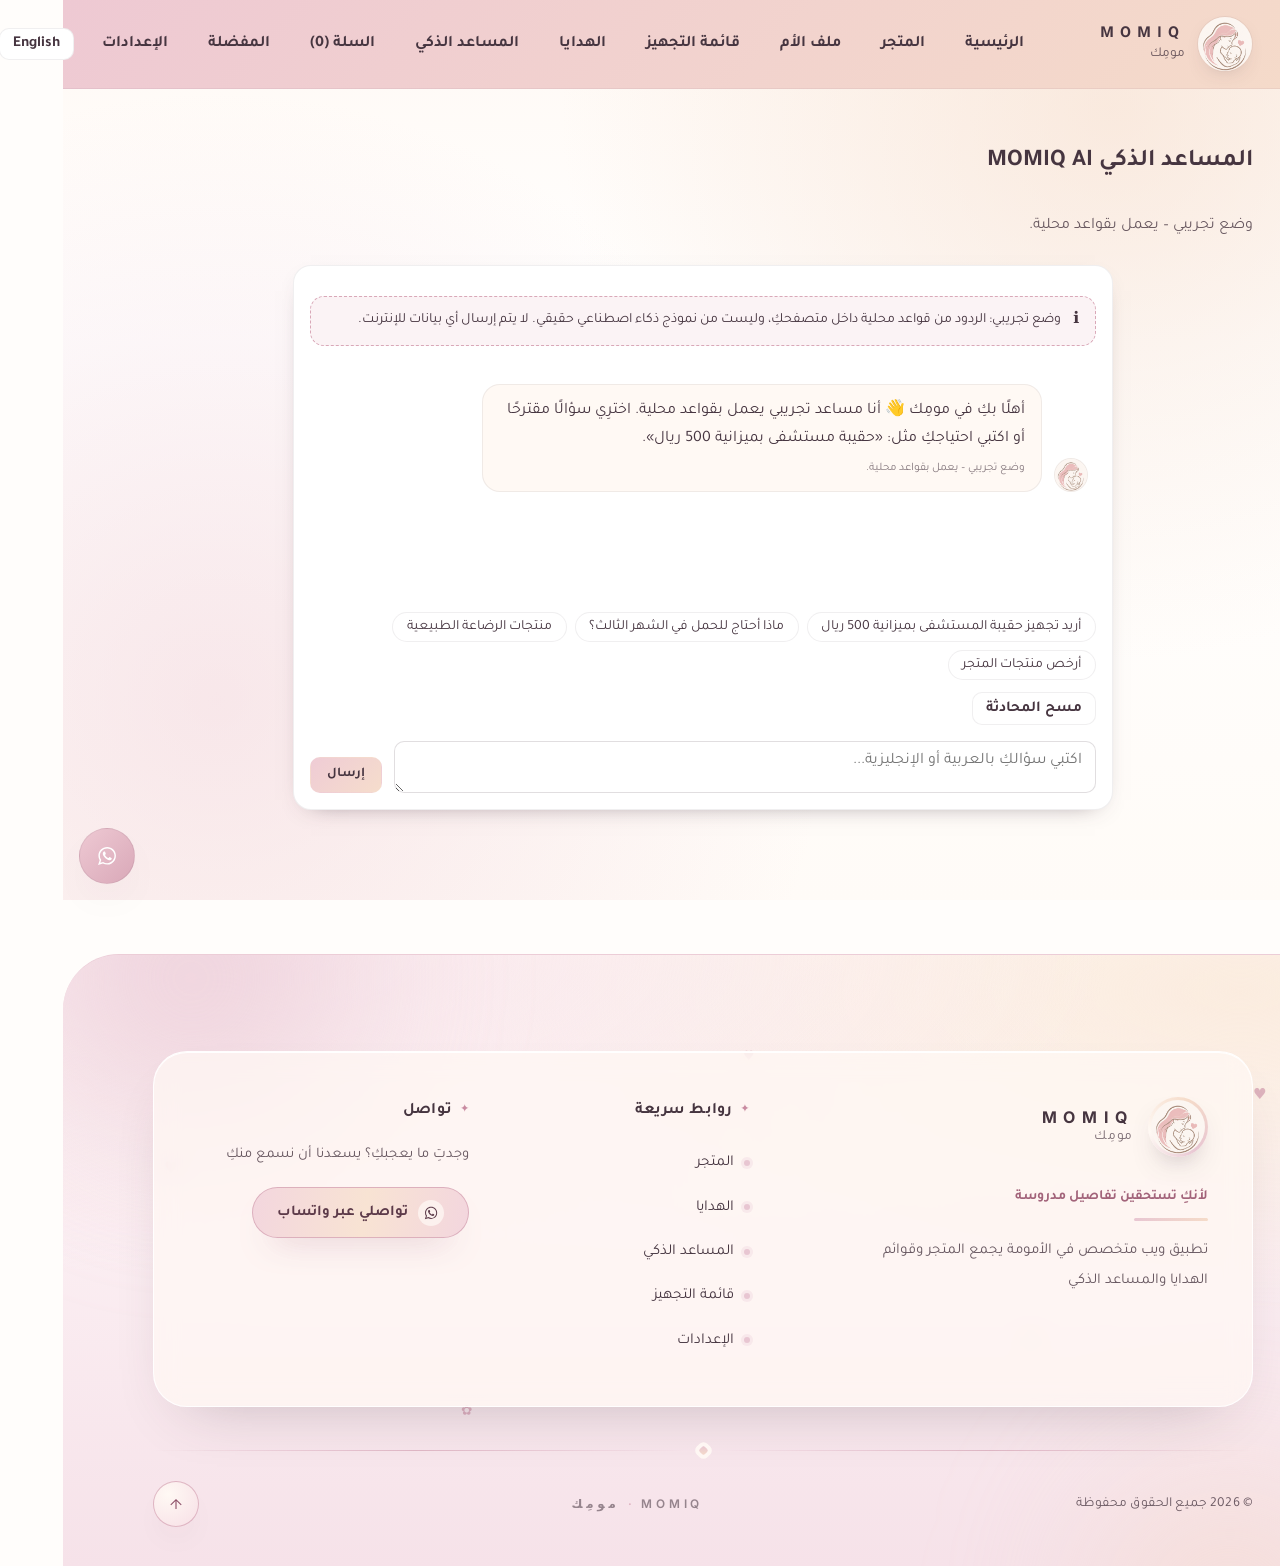
<file: ai-assistant.html>
<!DOCTYPE html>
<html lang="ar" dir="rtl">
  <head>
    <meta charset="utf-8" />
    <meta name="viewport" content="width=device-width, initial-scale=1" />
    <title>MOMIQ | المساعد الذكي</title>
    <link rel="preconnect" href="https://fonts.googleapis.com" />
    <link rel="preconnect" href="https://fonts.gstatic.com" crossorigin />
    <link href="https://fonts.googleapis.com/css2?family=Cairo:wght@400;600;700&family=Inter:wght@400;500;600;700&family=Tajawal:wght@400;500;600;700&display=swap" rel="stylesheet" />
    <link rel="stylesheet" href="css/style.css?v=20261030" />
    <link rel="icon" href="assets/logo.png" type="image/png" />
  </head>
  <body>
    <header class="header">
      <div class="container header__inner">
        <a class="brand" href="index.html"><img src="assets/logo.png" class="brand__logo" alt="MOMIQ" /><div class="brand__text"><span class="brand__title">MOMIQ</span><span class="brand__subtitle" data-i18n="brand_subtitle">مومِك</span></div></a>
        <nav class="nav" data-nav aria-label="MOMIQ">
          <a href="index.html" class="nav__link" data-i18n="nav_home">الرئيسية</a>
          <a href="store.html" class="nav__link" data-i18n="nav_store">المتجر</a>
          <a href="mom-profile.html" class="nav__link" data-i18n="nav_mom">ملف الأم</a>
          <a href="prep-list.html" class="nav__link" data-i18n="nav_prep">قائمة التجهيز</a>
          <a href="gift-list.html" class="nav__link" data-i18n="nav_gifts">الهدايا</a>
          <a href="ai-assistant.html" class="nav__link" data-i18n="nav_ai">المساعد الذكي</a>
          <a href="cart.html" class="nav__link"><span data-i18n="nav_cart">السلة</span> (<span id="cartBadge">0</span>)</a>
          <a href="wishlist.html" class="nav__link" data-i18n="nav_wishlist">المفضلة</a>
          <a href="settings.html" class="nav__link" data-i18n="nav_settings">الإعدادات</a>
        </nav>
        <div class="actions">
          <button class="btn btn--ghost btn--small" id="langToggle" data-i18n="lang_toggle">English</button>
          <button class="nav__toggle" data-nav-toggle aria-expanded="false"><span aria-hidden="true">☰</span><span class="sr-only">Menu</span></button>
        </div>
      </div>
    </header>

    <main>
      <section class="section">
        <div class="container">
          <header class="section__header">
            <h1 data-i18n="ai_title">المساعد الذكي MOMIQ AI</h1>
            <p data-i18n="ai_mode">وضع تجريبي – يعمل بقواعد محلية.</p>
          </header>

          <div class="chat">
            <!-- إفصاح صريح عن طبيعة العمل -->
            <p class="chat__notice">
              <span class="chat__notice-icon" aria-hidden="true">ℹ️</span>
              <span data-i18n="ai_disclaimer">وضع تجريبي: الردود من قواعد محلية داخل متصفحكِ، وليست من نموذج ذكاء اصطناعي حقيقي. لا يتم إرسال أي بيانات للإنترنت.</span>
            </p>

            <div class="chat__log" id="chatLog" role="log" aria-live="polite" aria-relevant="additions"></div>

            <div class="chat__actions">
              <div class="chat__chips" id="chatChips" aria-label="suggestions"></div>
              <button class="btn btn--ghost btn--small" type="button" id="chatClear" data-i18n="ai_clear">مسح المحادثة</button>
            </div>

            <form class="chat__form" id="chatForm">
              <label class="sr-only" for="chatInput" data-i18n="ai_placeholder">اكتبي سؤالكِ بالعربية أو الإنجليزية...</label>
              <textarea class="textarea" id="chatInput" rows="1" maxlength="300" data-i18n-placeholder="ai_placeholder" placeholder="اكتبي سؤالكِ بالعربية أو الإنجليزية..."></textarea>
              <button class="btn btn--primary" type="submit" id="chatSend" data-i18n="ai_send">إرسال</button>
            </form>
          </div>
        </div>
      </section>
    </main>

        <footer class="mq-footer" id="mqFooter">
      <div class="mq-footer__aura mq-footer__aura--pink" aria-hidden="true"></div>
      <div class="mq-footer__aura mq-footer__aura--peach" aria-hidden="true"></div>
      <div class="mq-footer__petals" aria-hidden="true">
        <span class="mq-footer__petal" style="--mq-x: 6%; --mq-y: 22%; --mq-delay: -1s; --mq-dur: 16s; --mq-size: 0.95rem; --mq-opacity: 0.55;">&hearts;</span>
        <span class="mq-footer__petal" style="--mq-x: 24%; --mq-y: 62%; --mq-delay: -6s; --mq-dur: 21s; --mq-size: 0.72rem; --mq-opacity: 0.4;">&#10047;</span>
        <span class="mq-footer__petal" style="--mq-x: 46%; --mq-y: 16%; --mq-delay: -11s; --mq-dur: 24s; --mq-size: 0.8rem; --mq-opacity: 0.35;">&hearts;</span>
        <span class="mq-footer__petal" style="--mq-x: 68%; --mq-y: 74%; --mq-delay: -3s; --mq-dur: 18s; --mq-size: 0.85rem; --mq-opacity: 0.45;">&#10047;</span>
        <span class="mq-footer__petal" style="--mq-x: 91%; --mq-y: 34%; --mq-delay: -8s; --mq-dur: 23s; --mq-size: 1rem; --mq-opacity: 0.5;">&hearts;</span>
      </div>

      <div class="container mq-footer__inner">
        <div class="mq-footer__panel" data-animate-stagger>
          <div class="mq-footer__brand">
            <a class="mq-footer__logo" href="index.html" aria-label="MOMIQ &mdash; مومِك">
              <span class="mq-footer__logo-mark">
                <img src="assets/logo.png" alt="" width="60" height="60" loading="lazy" />
              </span>
              <span class="mq-footer__logo-text">
                <span class="mq-footer__logo-title">MOMIQ</span>
                <span class="mq-footer__logo-sub">مومِك</span>
              </span>
            </a>
            <p class="mq-footer__tagline" data-i18n="footer_tagline">لأنكِ تستحقين تفاصيل مدروسة</p>
            <p class="mq-footer__about" data-i18n="footer_about_text">تطبيق ويب متخصص في الأمومة يجمع المتجر وقوائم الهدايا والمساعد الذكي</p>
          </div>

          <nav class="mq-footer__nav" aria-labelledby="mqFooterQuick">
            <h3 class="mq-footer__heading" id="mqFooterQuick" data-i18n="footer_quick">روابط سريعة</h3>
            <ul class="mq-footer__links">
              <li><a href="store.html"><span class="mq-footer__link-dot" aria-hidden="true"></span><span data-i18n="nav_store">المتجر</span></a></li>
              <li><a href="gift-list.html"><span class="mq-footer__link-dot" aria-hidden="true"></span><span data-i18n="nav_gifts">الهدايا</span></a></li>
              <li><a href="ai-assistant.html"><span class="mq-footer__link-dot" aria-hidden="true"></span><span data-i18n="nav_ai">المساعد الذكي</span></a></li>
              <li><a href="prep-list.html"><span class="mq-footer__link-dot" aria-hidden="true"></span><span data-i18n="nav_prep">قائمة التجهيز</span></a></li>
              <li><a href="settings.html"><span class="mq-footer__link-dot" aria-hidden="true"></span><span data-i18n="nav_settings">الإعدادات</span></a></li>
            </ul>
          </nav>

          <div class="mq-footer__contact">
            <h3 class="mq-footer__heading" data-i18n="footer_contact">تواصل</h3>
            <p class="mq-footer__hint" data-i18n="footer_hint">وجدتِ ما يعجبكِ؟ يسعدنا أن نسمع منكِ</p>
            <button class="mq-footer__wa" type="button" data-footer-whatsapp>
              <span class="mq-footer__wa-icon" aria-hidden="true">
                <svg width="18" height="18" viewBox="0 0 32 32"><path fill="currentColor" d="M19.11 17.205c-.372 0-1.088 1.39-1.518 1.39a.63.63 0 0 1-.315-.1c-.802-.402-1.504-.817-2.163-1.447-.545-.516-1.146-1.29-1.46-1.963a.426.426 0 0 1-.073-.215c0-.33.99-.945.99-1.49 0-.143-.73-2.09-.832-2.335-.143-.372-.214-.487-.6-.487-.187 0-.36-.043-.53-.043-.302 0-.53.115-.746.315-.688.645-1.032 1.318-1.06 2.264v.114c-.015.99.472 1.977 1.017 2.78 1.23 1.82 2.506 3.41 4.554 4.34.616.287 2.035.888 2.722.888.817 0 2.15-.515 2.478-1.318.13-.33.244-.73.244-1.088 0-.058 0-.144-.03-.215-.1-.172-2.434-1.39-2.678-1.39zm-2.908 7.593c-1.747 0-3.48-.53-4.942-1.49L7.793 24.41l1.132-3.337a8.955 8.955 0 0 1-1.72-5.272c0-4.955 4.04-8.995 8.997-8.995S25.2 10.845 25.2 15.8c0 4.958-4.04 8.998-8.998 8.998zm0-19.798c-5.96 0-10.8 4.842-10.8 10.8 0 1.964.53 3.898 1.546 5.574L5 27.176l5.974-1.92a10.807 10.807 0 0 0 16.03-9.455c0-5.958-4.842-10.8-10.802-10.8z"/></svg>
              </span>
              <span data-i18n="whatsapp_title">تواصلي عبر واتساب</span>
              <span class="mq-footer__wa-shine" aria-hidden="true"></span>
            </button>
          </div>
        </div>

        <div class="mq-footer__divider" aria-hidden="true"><span></span></div>

        <div class="mq-footer__bottom">
          <p class="mq-footer__copy" data-i18n="footer_rights">© 2026 جميع الحقوق محفوظة</p>
          <span class="mq-footer__signature" aria-hidden="true">MOMIQ <span>·</span> مومِك</span>
          <button class="mq-footer__top" type="button" data-footer-top aria-label="العودة للأعلى" data-i18n-aria-label="footer_top">
            <svg width="18" height="18" viewBox="0 0 16 16" aria-hidden="true"><path d="M8 3.5 13 8.5 12.3 9.2 8.5 5.4 8.5 12.5 7.5 12.5 7.5 5.4 3.7 9.2 3 8.5z" fill="currentColor"/></svg>
          </button>
        </div>
      </div>
    </footer>

    <button class="whatsapp-fab" id="waFab" aria-label="WhatsApp"><svg width="26" height="26" viewBox="0 0 32 32"><path fill="#fff" d="M19.11 17.205c-.372 0-1.088 1.39-1.518 1.39a.63.63 0 0 1-.315-.1c-.802-.402-1.504-.817-2.163-1.447-.545-.516-1.146-1.29-1.46-1.963a.426.426 0 0 1-.073-.215c0-.33.99-.945.99-1.49 0-.143-.73-2.09-.832-2.335-.143-.372-.214-.487-.6-.487-.187 0-.36-.043-.53-.043-.302 0-.53.115-.746.315-.688.645-1.032 1.318-1.06 2.264v.114c-.015.99.472 1.977 1.017 2.78 1.23 1.82 2.506 3.41 4.554 4.34.616.287 2.035.888 2.722.888.817 0 2.15-.515 2.478-1.318.13-.33.244-.73.244-1.088 0-.058 0-.144-.03-.215-.1-.172-2.434-1.39-2.678-1.39zm-2.908 7.593c-1.747 0-3.48-.53-4.942-1.49L7.793 24.41l1.132-3.337a8.955 8.955 0 0 1-1.72-5.272c0-4.955 4.04-8.995 8.997-8.995S25.2 10.845 25.2 15.8c0 4.958-4.04 8.998-8.998 8.998zm0-19.798c-5.96 0-10.8 4.842-10.8 10.8 0 1.964.53 3.898 1.546 5.574L5 27.176l5.974-1.92a10.807 10.807 0 0 0 16.03-9.455c0-5.958-4.842-10.8-10.802-10.8z"/></svg></button>

    <script src="js/storage.js"></script>
    <script src="js/data.js"></script>
    <script src="js/i18n.js?v=20261030"></script>
    <script src="js/app.js?v=20261030"></script>
    <script src="js/animations.js"></script>
    <script src="js/ai-adapter.js"></script>
    <script>
      (function () {
        var logEl = document.getElementById("chatLog");
        var form = document.getElementById("chatForm");
        var input = document.getElementById("chatInput");
        var chipsEl = document.getElementById("chatChips");
        var clearBtn = document.getElementById("chatClear");

        function esc(s) {
          return String(s).replace(/[&<>"']/g, function (c) {
            return { "&": "&amp;", "<": "&lt;", ">": "&gt;", '"': "&quot;", "'": "&#39;" }[c];
          });
        }

        /* ---------- بناء فقاعات ---------- */
        function addRow(who, text, products) {
          var row = document.createElement("div");
          row.className = "chat__row" + (who === "me" ? " chat__row--me" : "");
          var avatar = who === "me"
            ? '<span class="chat__avatar" aria-hidden="true">🙋</span>'
            : '<span class="chat__avatar"><img src="assets/logo.png" alt=""></span>';

          var html = avatar + '<div class="chat__bubble">';
          if (text) html += esc(text);

          if (products && products.length) {
            html += '<div class="chat__products">';
            products.forEach(function (p) {
              var tx = getProductText(p);
              html += '<div class="chat__product">' +
                '<span class="chat__product-name">' + esc(tx.name) + '</span>' +
                '<span class="chat__product-price">' + formatPrice(p.price) + '</span>' +
                '<a class="btn btn--small btn--details" href="product.html?id=' + p.id + '">' + t("view_details") + '</a>' +
                '</div>';
            });
            html += '</div>';
          }

          if (who !== "me") {
            html += '<span class="chat__meta">' + esc(t("ai_mode")) + '</span>';
          }
          html += '</div>';
          row.innerHTML = html;
          logEl.appendChild(row);
          logEl.scrollTop = logEl.scrollHeight;
          return row;
        }

        function addTyping() {
          var row = document.createElement("div");
          row.className = "chat__row";
          row.innerHTML = '<span class="chat__avatar"><img src="assets/logo.png" alt=""></span>' +
            '<div class="chat__bubble chat__typing" aria-label="' + esc(t("ai_thinking")) + '">' +
            '<span class="chat__dot"></span><span class="chat__dot"></span><span class="chat__dot"></span></div>';
          logEl.appendChild(row);
          logEl.scrollTop = logEl.scrollHeight;
          return row;
        }

        /* ---------- المقترحات ---------- */
        function renderChips() {
          var keys = ["ai_s1", "ai_s2", "ai_s3", "ai_s4"];
          chipsEl.innerHTML = keys.map(function (k) {
            return '<button type="button" class="chat__chip" data-q="' + esc(t(k)) + '">' + esc(t(k)) + '</button>';
          }).join("");
        }

        chipsEl.addEventListener("click", function (e) {
          var b = e.target.closest("[data-q]");
          if (!b) return;
          send(b.getAttribute("data-q"));
        });

        /* ---------- الإرسال ---------- */
        var busy = false;

        function send(text) {
          var q = (text || input.value).trim();
          if (!q || busy) return;
          busy = true;
          addRow("me", q);
          input.value = "";
          input.style.height = "auto";

          var typing = addTyping();

          /* استجابة تجريبية محلية عبر طبقة المحوّل */
          window.MomiqAI.reply(q).then(function (res) {
            typing.remove();
            addRow("bot", res.text, res.products);
            busy = false;
          }, function () {
            typing.remove();
            addRow("bot", t("ai_no_match"));
            busy = false;
          });
        }

        form.addEventListener("submit", function (e) {
          e.preventDefault();
          if (!input.value.trim()) {
            showToast(t("ai_input_required"));
            input.focus();
            return;
          }
          send();
        });

        input.addEventListener("keydown", function (e) {
          if (e.key === "Enter" && !e.shiftKey) {
            e.preventDefault();
            form.requestSubmit ? form.requestSubmit() : send();
          }
        });

        input.addEventListener("input", function () {
          input.style.height = "auto";
          input.style.height = Math.min(input.scrollHeight, 140) + "px";
        });

        clearBtn.addEventListener("click", function () {
          logEl.innerHTML = "";
          greet();
        });

        /* ---------- البداية ---------- */
        function greet() {
          addRow("bot", t("ai_greeting"));
        }

        function boot() {
          renderChips();
          if (!logEl.children.length) greet();
        }

        document.addEventListener("DOMContentLoaded", function () {
          boot();
          document.addEventListener("lang:changed", function () {
            renderChips();
            /* إعادة بناء الرسائل بلغة جديدة */
            logEl.innerHTML = "";
            greet();
          });
        });
      })();
    </script>
  </body>
</html>
</file>
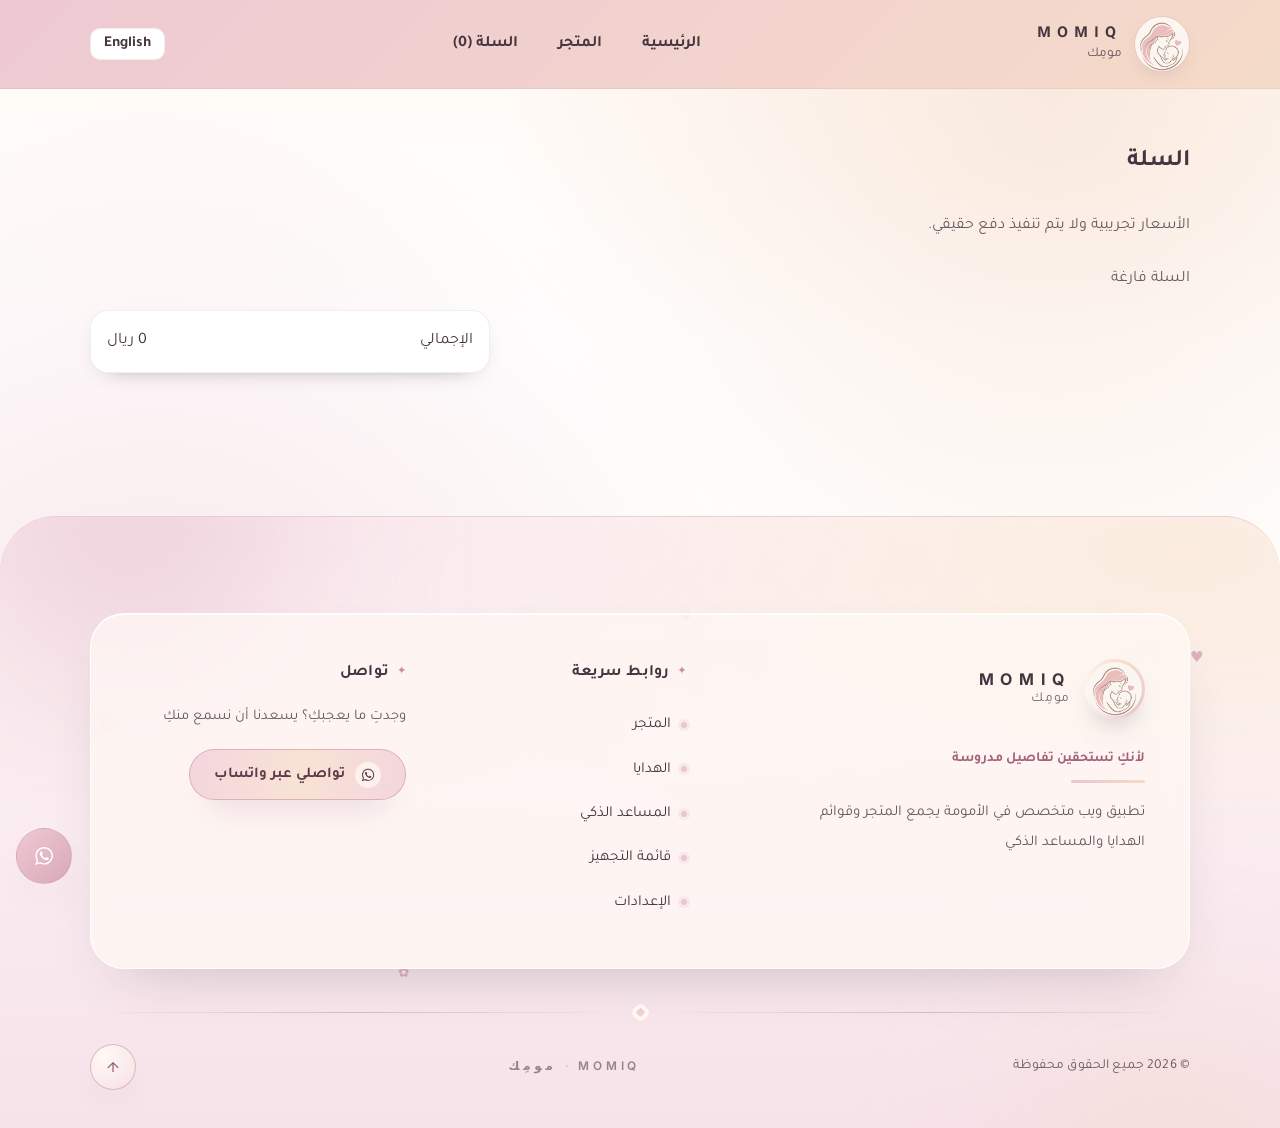
<file: cart.html>
<!DOCTYPE html>
<html lang="ar" dir="rtl">
  <head>
    <meta charset="utf-8" />
    <meta name="viewport" content="width=device-width, initial-scale=1" />
    <title>MOMIQ | السلة</title>
    <link rel="preconnect" href="https://fonts.googleapis.com" />
    <link rel="preconnect" href="https://fonts.gstatic.com" crossorigin />
    <link href="https://fonts.googleapis.com/css2?family=Cairo:wght@400;600;700&family=Inter:wght@400;500;600;700&family=Tajawal:wght@400;500;600;700&display=swap" rel="stylesheet" />
    <link rel="stylesheet" href="css/style.css?v=20261030" />
    <link rel="icon" href="assets/logo.png" type="image/svg+xml" />
  </head>
  <body>
    <header class="header"><div class="container header__inner"><a class="brand" href="index.html"><img src="assets/logo.png" class="brand__logo"/><div class="brand__text"><span class="brand__title">MOMIQ</span><span class="brand__subtitle" data-i18n="brand_subtitle">مومِك</span></div></a><nav class="nav" data-nav><a href="index.html" class="nav__link" data-i18n="nav_home">الرئيسية</a><a href="store.html" class="nav__link" data-i18n="nav_store">المتجر</a><a href="cart.html" class="nav__link"><span data-i18n="nav_cart">السلة</span> (<span id="cartBadge">0</span>)</a></nav><div class="actions"><button class="btn btn--ghost btn--small" id="langToggle" data-i18n="lang_toggle">English</button><button class="nav__toggle" data-nav-toggle aria-expanded="false"><span>☰</span></button></div></div></header>
    <main><section class="section"><div class="container"><header class="section__header"><h1 data-i18n="cart_title">السلة</h1><p data-i18n="cart_note">الأسعار تجريبية ولا يتم تنفيذ دفع حقيقي.</p></header><div id="cartList" class="grid"></div><div id="cartEmpty" style="display:none;opacity:.8" data-i18n="cart_empty">السلة فارغة</div><div class="card" style="margin-top:1rem;padding:1rem;max-width:400px;margin-inline-start:auto"><div style="display:flex;justify-content:space-between"><span data-i18n="cart_total">الإجمالي</span><span id="cartTotal">0 ريال</span></div></div></div></section></main>
        <footer class="mq-footer" id="mqFooter">
      <div class="mq-footer__aura mq-footer__aura--pink" aria-hidden="true"></div>
      <div class="mq-footer__aura mq-footer__aura--peach" aria-hidden="true"></div>
      <div class="mq-footer__petals" aria-hidden="true">
        <span class="mq-footer__petal" style="--mq-x: 6%; --mq-y: 22%; --mq-delay: -1s; --mq-dur: 16s; --mq-size: 0.95rem; --mq-opacity: 0.55;">&hearts;</span>
        <span class="mq-footer__petal" style="--mq-x: 24%; --mq-y: 62%; --mq-delay: -6s; --mq-dur: 21s; --mq-size: 0.72rem; --mq-opacity: 0.4;">&#10047;</span>
        <span class="mq-footer__petal" style="--mq-x: 46%; --mq-y: 16%; --mq-delay: -11s; --mq-dur: 24s; --mq-size: 0.8rem; --mq-opacity: 0.35;">&hearts;</span>
        <span class="mq-footer__petal" style="--mq-x: 68%; --mq-y: 74%; --mq-delay: -3s; --mq-dur: 18s; --mq-size: 0.85rem; --mq-opacity: 0.45;">&#10047;</span>
        <span class="mq-footer__petal" style="--mq-x: 91%; --mq-y: 34%; --mq-delay: -8s; --mq-dur: 23s; --mq-size: 1rem; --mq-opacity: 0.5;">&hearts;</span>
      </div>

      <div class="container mq-footer__inner">
        <div class="mq-footer__panel" data-animate-stagger>
          <div class="mq-footer__brand">
            <a class="mq-footer__logo" href="index.html" aria-label="MOMIQ &mdash; مومِك">
              <span class="mq-footer__logo-mark">
                <img src="assets/logo.png" alt="" width="60" height="60" loading="lazy" />
              </span>
              <span class="mq-footer__logo-text">
                <span class="mq-footer__logo-title">MOMIQ</span>
                <span class="mq-footer__logo-sub">مومِك</span>
              </span>
            </a>
            <p class="mq-footer__tagline" data-i18n="footer_tagline">لأنكِ تستحقين تفاصيل مدروسة</p>
            <p class="mq-footer__about" data-i18n="footer_about_text">تطبيق ويب متخصص في الأمومة يجمع المتجر وقوائم الهدايا والمساعد الذكي</p>
          </div>

          <nav class="mq-footer__nav" aria-labelledby="mqFooterQuick">
            <h3 class="mq-footer__heading" id="mqFooterQuick" data-i18n="footer_quick">روابط سريعة</h3>
            <ul class="mq-footer__links">
              <li><a href="store.html"><span class="mq-footer__link-dot" aria-hidden="true"></span><span data-i18n="nav_store">المتجر</span></a></li>
              <li><a href="gift-list.html"><span class="mq-footer__link-dot" aria-hidden="true"></span><span data-i18n="nav_gifts">الهدايا</span></a></li>
              <li><a href="ai-assistant.html"><span class="mq-footer__link-dot" aria-hidden="true"></span><span data-i18n="nav_ai">المساعد الذكي</span></a></li>
              <li><a href="prep-list.html"><span class="mq-footer__link-dot" aria-hidden="true"></span><span data-i18n="nav_prep">قائمة التجهيز</span></a></li>
              <li><a href="settings.html"><span class="mq-footer__link-dot" aria-hidden="true"></span><span data-i18n="nav_settings">الإعدادات</span></a></li>
            </ul>
          </nav>

          <div class="mq-footer__contact">
            <h3 class="mq-footer__heading" data-i18n="footer_contact">تواصل</h3>
            <p class="mq-footer__hint" data-i18n="footer_hint">وجدتِ ما يعجبكِ؟ يسعدنا أن نسمع منكِ</p>
            <button class="mq-footer__wa" type="button" data-footer-whatsapp>
              <span class="mq-footer__wa-icon" aria-hidden="true">
                <svg width="18" height="18" viewBox="0 0 32 32"><path fill="currentColor" d="M19.11 17.205c-.372 0-1.088 1.39-1.518 1.39a.63.63 0 0 1-.315-.1c-.802-.402-1.504-.817-2.163-1.447-.545-.516-1.146-1.29-1.46-1.963a.426.426 0 0 1-.073-.215c0-.33.99-.945.99-1.49 0-.143-.73-2.09-.832-2.335-.143-.372-.214-.487-.6-.487-.187 0-.36-.043-.53-.043-.302 0-.53.115-.746.315-.688.645-1.032 1.318-1.06 2.264v.114c-.015.99.472 1.977 1.017 2.78 1.23 1.82 2.506 3.41 4.554 4.34.616.287 2.035.888 2.722.888.817 0 2.15-.515 2.478-1.318.13-.33.244-.73.244-1.088 0-.058 0-.144-.03-.215-.1-.172-2.434-1.39-2.678-1.39zm-2.908 7.593c-1.747 0-3.48-.53-4.942-1.49L7.793 24.41l1.132-3.337a8.955 8.955 0 0 1-1.72-5.272c0-4.955 4.04-8.995 8.997-8.995S25.2 10.845 25.2 15.8c0 4.958-4.04 8.998-8.998 8.998zm0-19.798c-5.96 0-10.8 4.842-10.8 10.8 0 1.964.53 3.898 1.546 5.574L5 27.176l5.974-1.92a10.807 10.807 0 0 0 16.03-9.455c0-5.958-4.842-10.8-10.802-10.8z"/></svg>
              </span>
              <span data-i18n="whatsapp_title">تواصلي عبر واتساب</span>
              <span class="mq-footer__wa-shine" aria-hidden="true"></span>
            </button>
          </div>
        </div>

        <div class="mq-footer__divider" aria-hidden="true"><span></span></div>

        <div class="mq-footer__bottom">
          <p class="mq-footer__copy" data-i18n="footer_rights">© 2026 جميع الحقوق محفوظة</p>
          <span class="mq-footer__signature" aria-hidden="true">MOMIQ <span>·</span> مومِك</span>
          <button class="mq-footer__top" type="button" data-footer-top aria-label="العودة للأعلى" data-i18n-aria-label="footer_top">
            <svg width="18" height="18" viewBox="0 0 16 16" aria-hidden="true"><path d="M8 3.5 13 8.5 12.3 9.2 8.5 5.4 8.5 12.5 7.5 12.5 7.5 5.4 3.7 9.2 3 8.5z" fill="currentColor"/></svg>
          </button>
        </div>
      </div>
    </footer>
    <button class="whatsapp-fab" id="waFab"><svg width="26" height="26" viewBox="0 0 32 32"><path fill="#fff" d="M19.11 17.205c-.372 0-1.088 1.39-1.518 1.39a.63.63 0 0 1-.315-.1c-.802-.402-1.504-.817-2.163-1.447-.545-.516-1.146-1.29-1.46-1.963a.426.426 0 0 1-.073-.215c0-.33.99-.945.99-1.49 0-.143-.73-2.09-.832-2.335-.143-.372-.214-.487-.6-.487-.187 0-.36-.043-.53-.043-.302 0-.53.115-.746.315-.688.645-1.032 1.318-1.06 2.264v.114c-.015.99.472 1.977 1.017 2.78 1.23 1.82 2.506 3.41 4.554 4.34.616.287 2.035.888 2.722.888.817 0 2.15-.515 2.478-1.318.13-.33.244-.73.244-1.088 0-.058 0-.144-.03-.215-.1-.172-2.434-1.39-2.678-1.39zm-2.908 7.593c-1.747 0-3.48-.53-4.942-1.49L7.793 24.41l1.132-3.337a8.955 8.955 0 0 1-1.72-5.272c0-4.955 4.04-8.995 8.997-8.995S25.2 10.845 25.2 15.8c0 4.958-4.04 8.998-8.998 8.998zm0-19.798c-5.96 0-10.8 4.842-10.8 10.8 0 1.964.53 3.898 1.546 5.574L5 27.176l5.974-1.92a10.807 10.807 0 0 0 16.03-9.455c0-5.958-4.842-10.8-10.802-10.8z"/></svg></button>
    <script src="js/storage.js"></script><script src="js/data.js"></script><script src="js/i18n.js?v=20261030"></script><script src="js/app.js?v=20261030"></script>
    <script>
      function load(){ const list=document.getElementById("cartList"); const empty=document.getElementById("cartEmpty"); const totalEl=document.getElementById("cartTotal"); const cart=JSON.parse(localStorage.getItem("momiq_cart")||"[]"); list.innerHTML=""; if(!cart.length){ empty.style.display="block"; totalEl.textContent="0 ريال"; return; } empty.style.display="none"; let sum=0; cart.forEach((it,idx)=>{ sum+=it.price*(it.qty||1); const div=document.createElement("article"); div.className="card"; div.innerHTML=`<div class="card__media"><img src="${it.img||'assets/img/placeholder.svg'}" onerror="this.src='assets/img/placeholder.svg'"></div><div class="card__body"><h3>${it.name}</h3><div class="card__meta"><span class="price">${it.price} ريال × <input type="number" min="1" value="${it.qty||1}" style="width:60px" onchange="chg(${idx},this.value)"></span><button class="btn btn--small btn--ghost" onclick="del(${idx})" data-i18n="common_delete">حذف</button></div></div>`; list.appendChild(div); }); totalEl.textContent=sum+" ريال"; }
      function chg(i,v){ const cart=JSON.parse(localStorage.getItem("momiq_cart")||"[]"); cart[i].qty=Math.max(1,Number(v)||1); localStorage.setItem("momiq_cart",JSON.stringify(cart)); document.dispatchEvent(new Event("cart:updated")); load(); }
      function del(i){ const cart=JSON.parse(localStorage.getItem("momiq_cart")||"[]"); cart.splice(i,1); localStorage.setItem("momiq_cart",JSON.stringify(cart)); document.dispatchEvent(new Event("cart:updated")); load(); }
      document.addEventListener("DOMContentLoaded",()=>{ load(); if(window.MomiqI18n.applyI18n) window.MomiqI18n.applyI18n(window.MomiqI18n.getLang()); });
    </script>
  </body>
</html>
</file>
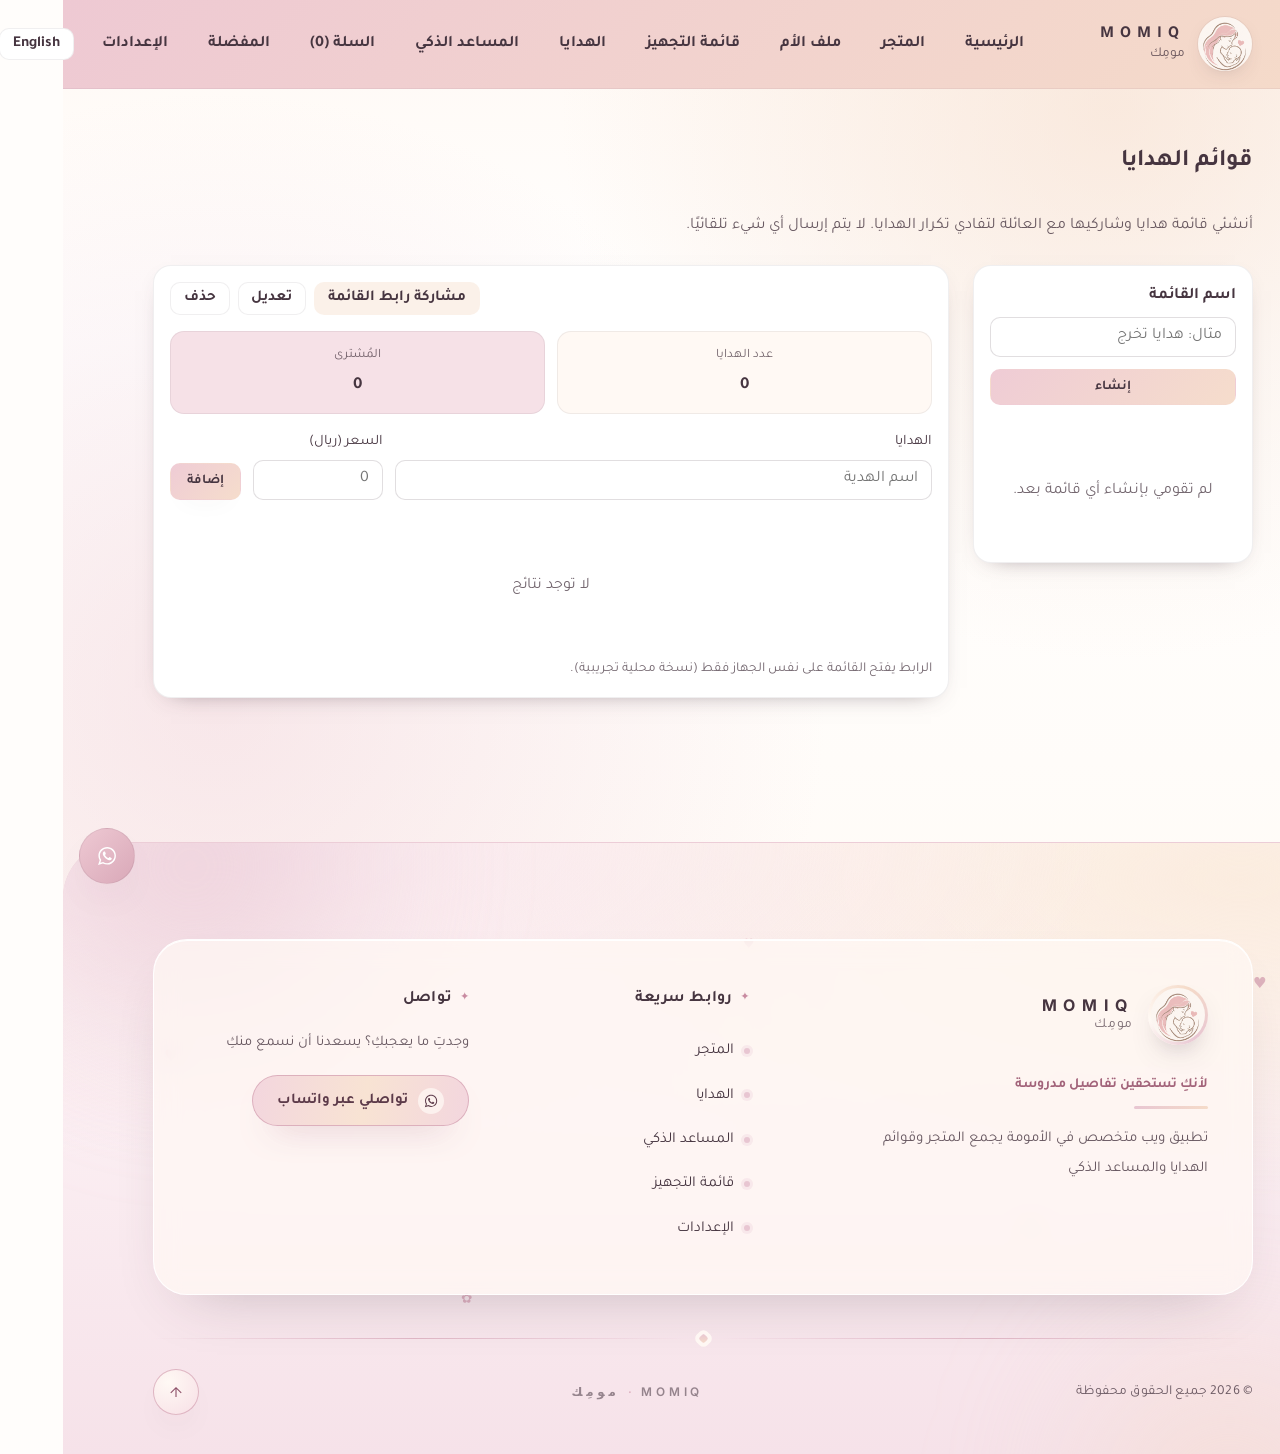
<file: gift-list.html>
<!DOCTYPE html>
<html lang="ar" dir="rtl">
  <head>
    <meta charset="utf-8" />
    <meta name="viewport" content="width=device-width, initial-scale=1" />
    <title>MOMIQ | قوائم الهدايا</title>
    <link rel="preconnect" href="https://fonts.googleapis.com" />
    <link rel="preconnect" href="https://fonts.gstatic.com" crossorigin />
    <link href="https://fonts.googleapis.com/css2?family=Cairo:wght@400;600;700&family=Inter:wght@400;500;600;700&family=Tajawal:wght@400;500;600;700&display=swap" rel="stylesheet" />
    <link rel="stylesheet" href="css/style.css?v=20261030" />
    <link rel="icon" href="assets/logo.png" type="image/png" />
  </head>
  <body>
    <header class="header">
      <div class="container header__inner">
        <a class="brand" href="index.html"><img src="assets/logo.png" class="brand__logo" alt="MOMIQ" /><div class="brand__text"><span class="brand__title">MOMIQ</span><span class="brand__subtitle" data-i18n="brand_subtitle">مومِك</span></div></a>
        <nav class="nav" data-nav aria-label="MOMIQ">
          <a href="index.html" class="nav__link" data-i18n="nav_home">الرئيسية</a>
          <a href="store.html" class="nav__link" data-i18n="nav_store">المتجر</a>
          <a href="mom-profile.html" class="nav__link" data-i18n="nav_mom">ملف الأم</a>
          <a href="prep-list.html" class="nav__link" data-i18n="nav_prep">قائمة التجهيز</a>
          <a href="gift-list.html" class="nav__link" data-i18n="nav_gifts">الهدايا</a>
          <a href="ai-assistant.html" class="nav__link" data-i18n="nav_ai">المساعد الذكي</a>
          <a href="cart.html" class="nav__link"><span data-i18n="nav_cart">السلة</span> (<span id="cartBadge">0</span>)</a>
          <a href="wishlist.html" class="nav__link" data-i18n="nav_wishlist">المفضلة</a>
          <a href="settings.html" class="nav__link" data-i18n="nav_settings">الإعدادات</a>
        </nav>
        <div class="actions">
          <button class="btn btn--ghost btn--small" id="langToggle" data-i18n="lang_toggle">English</button>
          <button class="nav__toggle" data-nav-toggle aria-expanded="false"><span aria-hidden="true">☰</span><span class="sr-only">Menu</span></button>
        </div>
      </div>
    </header>

    <main>
      <section class="section">
        <div class="container">
          <header class="section__header">
            <h1 data-i18n="gifts_title">قوائم الهدايا</h1>
            <p data-i18n="gifts_hint">أنشئي قائمة هدايا وشاركيها مع العائلة لتفادي تكرار الهدايا. لا يتم إرسال أي شيء تلقائيًا.</p>
          </header>

          <div class="gift-layout">
            <!-- عمود القوائم -->
            <aside class="prep-panel">
              <form id="giftCreateForm" style="display:flex;flex-direction:column;gap:var(--spacing-sm)">
                <label class="field">
                  <span data-i18n="gifts_name">اسم القائمة</span>
                  <input class="input" type="text" id="giftNewName" maxlength="40" required data-i18n-placeholder="gifts_name_ph" placeholder="مثال: هدايا تخرج" />
                </label>
                <button class="btn btn--primary" type="submit" data-i18n="gifts_create_submit">إنشاء</button>
              </form>

              <div id="giftListNav" class="stack" aria-live="polite"></div>
              <p id="giftEmptyAll" class="prep-empty" data-i18n="gifts_empty">لم تقومي بإنشاء أي قائمة بعد.</p>
            </aside>

            <!-- تفاصيل القائمة المحددة -->
            <div class="prep-panel" id="giftDetail" hidden>
              <div class="row" style="justify-content:space-between;flex-wrap:wrap;gap:var(--spacing-sm)">
                <h2 id="giftTitle" style="margin:0;font-size:1.25rem"></h2>
                <div class="row" style="gap:var(--spacing-xs)">
                  <button class="btn btn--soft btn--small" type="button" id="giftShareBtn" data-i18n="gifts_share">مشاركة رابط القائمة</button>
                  <button class="btn btn--ghost btn--small" type="button" id="giftRenameBtn" data-i18n="common_edit">تعديل</button>
                  <button class="btn btn--ghost btn--small" type="button" id="giftDeleteBtn" data-i18n="common_delete">حذف</button>
                </div>
              </div>

              <div class="prep-stats">
                <div class="prep-stat">
                  <span class="prep-stat__label" data-i18n="gifts_count">عدد الهدايا</span>
                  <span class="prep-stat__value" id="giftCount">0</span>
                </div>
                <div class="prep-stat prep-stat--ok">
                  <span class="prep-stat__label" data-i18n="gifts_progress">المُشترى</span>
                  <span class="prep-stat__value" id="giftBought">0</span>
                </div>
              </div>

              <form id="giftAddForm" class="gift-add">
                <label>
                  <span data-i18n="gifts_items">الهدايا</span>
                  <input class="input" type="text" id="giftItemName" maxlength="60" required data-i18n-placeholder="gifts_add_placeholder" placeholder="اسم الهدية" />
                </label>
                <label>
                  <span data-i18n="gifts_add_price">السعر (ريال)</span>
                  <input class="input" type="number" id="giftItemPrice" min="0" step="1" placeholder="0" />
                </label>
                <button class="btn btn--primary" type="submit" data-i18n="prep_add">إضافة</button>
              </form>

              <div id="giftItems" class="stack" aria-live="polite"></div>
              <p id="giftEmptyOne" class="prep-empty" data-i18n="common_empty">لا توجد نتائج</p>

              <p class="gift-note" data-i18n="gifts_link_hint">الرابط يفتح القائمة على نفس الجهاز فقط (نسخة محلية تجريبية).</p>
            </div>
          </div>
        </div>
      </section>
    </main>

        <footer class="mq-footer" id="mqFooter">
      <div class="mq-footer__aura mq-footer__aura--pink" aria-hidden="true"></div>
      <div class="mq-footer__aura mq-footer__aura--peach" aria-hidden="true"></div>
      <div class="mq-footer__petals" aria-hidden="true">
        <span class="mq-footer__petal" style="--mq-x: 6%; --mq-y: 22%; --mq-delay: -1s; --mq-dur: 16s; --mq-size: 0.95rem; --mq-opacity: 0.55;">&hearts;</span>
        <span class="mq-footer__petal" style="--mq-x: 24%; --mq-y: 62%; --mq-delay: -6s; --mq-dur: 21s; --mq-size: 0.72rem; --mq-opacity: 0.4;">&#10047;</span>
        <span class="mq-footer__petal" style="--mq-x: 46%; --mq-y: 16%; --mq-delay: -11s; --mq-dur: 24s; --mq-size: 0.8rem; --mq-opacity: 0.35;">&hearts;</span>
        <span class="mq-footer__petal" style="--mq-x: 68%; --mq-y: 74%; --mq-delay: -3s; --mq-dur: 18s; --mq-size: 0.85rem; --mq-opacity: 0.45;">&#10047;</span>
        <span class="mq-footer__petal" style="--mq-x: 91%; --mq-y: 34%; --mq-delay: -8s; --mq-dur: 23s; --mq-size: 1rem; --mq-opacity: 0.5;">&hearts;</span>
      </div>

      <div class="container mq-footer__inner">
        <div class="mq-footer__panel" data-animate-stagger>
          <div class="mq-footer__brand">
            <a class="mq-footer__logo" href="index.html" aria-label="MOMIQ &mdash; مومِك">
              <span class="mq-footer__logo-mark">
                <img src="assets/logo.png" alt="" width="60" height="60" loading="lazy" />
              </span>
              <span class="mq-footer__logo-text">
                <span class="mq-footer__logo-title">MOMIQ</span>
                <span class="mq-footer__logo-sub">مومِك</span>
              </span>
            </a>
            <p class="mq-footer__tagline" data-i18n="footer_tagline">لأنكِ تستحقين تفاصيل مدروسة</p>
            <p class="mq-footer__about" data-i18n="footer_about_text">تطبيق ويب متخصص في الأمومة يجمع المتجر وقوائم الهدايا والمساعد الذكي</p>
          </div>

          <nav class="mq-footer__nav" aria-labelledby="mqFooterQuick">
            <h3 class="mq-footer__heading" id="mqFooterQuick" data-i18n="footer_quick">روابط سريعة</h3>
            <ul class="mq-footer__links">
              <li><a href="store.html"><span class="mq-footer__link-dot" aria-hidden="true"></span><span data-i18n="nav_store">المتجر</span></a></li>
              <li><a href="gift-list.html"><span class="mq-footer__link-dot" aria-hidden="true"></span><span data-i18n="nav_gifts">الهدايا</span></a></li>
              <li><a href="ai-assistant.html"><span class="mq-footer__link-dot" aria-hidden="true"></span><span data-i18n="nav_ai">المساعد الذكي</span></a></li>
              <li><a href="prep-list.html"><span class="mq-footer__link-dot" aria-hidden="true"></span><span data-i18n="nav_prep">قائمة التجهيز</span></a></li>
              <li><a href="settings.html"><span class="mq-footer__link-dot" aria-hidden="true"></span><span data-i18n="nav_settings">الإعدادات</span></a></li>
            </ul>
          </nav>

          <div class="mq-footer__contact">
            <h3 class="mq-footer__heading" data-i18n="footer_contact">تواصل</h3>
            <p class="mq-footer__hint" data-i18n="footer_hint">وجدتِ ما يعجبكِ؟ يسعدنا أن نسمع منكِ</p>
            <button class="mq-footer__wa" type="button" data-footer-whatsapp>
              <span class="mq-footer__wa-icon" aria-hidden="true">
                <svg width="18" height="18" viewBox="0 0 32 32"><path fill="currentColor" d="M19.11 17.205c-.372 0-1.088 1.39-1.518 1.39a.63.63 0 0 1-.315-.1c-.802-.402-1.504-.817-2.163-1.447-.545-.516-1.146-1.29-1.46-1.963a.426.426 0 0 1-.073-.215c0-.33.99-.945.99-1.49 0-.143-.73-2.09-.832-2.335-.143-.372-.214-.487-.6-.487-.187 0-.36-.043-.53-.043-.302 0-.53.115-.746.315-.688.645-1.032 1.318-1.06 2.264v.114c-.015.99.472 1.977 1.017 2.78 1.23 1.82 2.506 3.41 4.554 4.34.616.287 2.035.888 2.722.888.817 0 2.15-.515 2.478-1.318.13-.33.244-.73.244-1.088 0-.058 0-.144-.03-.215-.1-.172-2.434-1.39-2.678-1.39zm-2.908 7.593c-1.747 0-3.48-.53-4.942-1.49L7.793 24.41l1.132-3.337a8.955 8.955 0 0 1-1.72-5.272c0-4.955 4.04-8.995 8.997-8.995S25.2 10.845 25.2 15.8c0 4.958-4.04 8.998-8.998 8.998zm0-19.798c-5.96 0-10.8 4.842-10.8 10.8 0 1.964.53 3.898 1.546 5.574L5 27.176l5.974-1.92a10.807 10.807 0 0 0 16.03-9.455c0-5.958-4.842-10.8-10.802-10.8z"/></svg>
              </span>
              <span data-i18n="whatsapp_title">تواصلي عبر واتساب</span>
              <span class="mq-footer__wa-shine" aria-hidden="true"></span>
            </button>
          </div>
        </div>

        <div class="mq-footer__divider" aria-hidden="true"><span></span></div>

        <div class="mq-footer__bottom">
          <p class="mq-footer__copy" data-i18n="footer_rights">© 2026 جميع الحقوق محفوظة</p>
          <span class="mq-footer__signature" aria-hidden="true">MOMIQ <span>·</span> مومِك</span>
          <button class="mq-footer__top" type="button" data-footer-top aria-label="العودة للأعلى" data-i18n-aria-label="footer_top">
            <svg width="18" height="18" viewBox="0 0 16 16" aria-hidden="true"><path d="M8 3.5 13 8.5 12.3 9.2 8.5 5.4 8.5 12.5 7.5 12.5 7.5 5.4 3.7 9.2 3 8.5z" fill="currentColor"/></svg>
          </button>
        </div>
      </div>
    </footer>

    <button class="whatsapp-fab" id="waFab" aria-label="WhatsApp"><svg width="26" height="26" viewBox="0 0 32 32"><path fill="#fff" d="M19.11 17.205c-.372 0-1.088 1.39-1.518 1.39a.63.63 0 0 1-.315-.1c-.802-.402-1.504-.817-2.163-1.447-.545-.516-1.146-1.29-1.46-1.963a.426.426 0 0 1-.073-.215c0-.33.99-.945.99-1.49 0-.143-.73-2.09-.832-2.335-.143-.372-.214-.487-.6-.487-.187 0-.36-.043-.53-.043-.302 0-.53.115-.746.315-.688.645-1.032 1.318-1.06 2.264v.114c-.015.99.472 1.977 1.017 2.78 1.23 1.82 2.506 3.41 4.554 4.34.616.287 2.035.888 2.722.888.817 0 2.15-.515 2.478-1.318.13-.33.244-.73.244-1.088 0-.058 0-.144-.03-.215-.1-.172-2.434-1.39-2.678-1.39zm-2.908 7.593c-1.747 0-3.48-.53-4.942-1.49L7.793 24.41l1.132-3.337a8.955 8.955 0 0 1-1.72-5.272c0-4.955 4.04-8.995 8.997-8.995S25.2 10.845 25.2 15.8c0 4.958-4.04 8.998-8.998 8.998zm0-19.798c-5.96 0-10.8 4.842-10.8 10.8 0 1.964.53 3.898 1.546 5.574L5 27.176l5.974-1.92a10.807 10.807 0 0 0 16.03-9.455c0-5.958-4.842-10.8-10.802-10.8z"/></svg></button>

    <script src="js/storage.js"></script>
    <script src="js/data.js"></script>
    <script src="js/i18n.js?v=20261030"></script>
    <script src="js/app.js?v=20261030"></script>
    <script>
      (function () {
        var KEY = "momiq_gift_lists";
        var SEL_KEY = "momiq_gift_selected";

        function all() {
          return window.MomiqStorage.get(KEY, []);
        }
        function save(lists) {
          window.MomiqStorage.set(KEY, lists);
        }
        function currentId() {
          return window.MomiqStorage.get(SEL_KEY, null);
        }
        function setCurrent(id) {
          window.MomiqStorage.set(SEL_KEY, id);
        }
        function current() {
          var id = currentId();
          return all().find(function (l) { return l.id === id; }) || null;
        }
        /* يعيد الفهرس داخل المصفوفة المحفوظة — لتعديل وحفظ بنفس النسخة */
        function currentIndex() {
          var id = currentId();
          return all().findIndex(function (l) { return l.id === id; });
        }
        function esc(s) {
          return String(s).replace(/[&<>"']/g, function (c) {
            return { "&": "&amp;", "<": "&lt;", ">": "&gt;", '"': "&quot;", "'": "&#39;" }[c];
          });
        }

        var navEl = document.getElementById("giftListNav");
        var emptyAll = document.getElementById("giftEmptyAll");
        var detail = document.getElementById("giftDetail");
        var itemsEl = document.getElementById("giftItems");
        var emptyOne = document.getElementById("giftEmptyOne");

        function render() {
          var lists = all();
          emptyAll.style.display = lists.length ? "none" : "block";

          /* قائمة جانبية */
          navEl.innerHTML = lists.map(function (l) {
            var bought = l.items.filter(function (i) { return i.status === "purchased"; }).length;
            return (
              '<button class="gift-list-btn' + (l.id === currentId() ? " is-active" : "") + '" type="button" data-select="' + l.id + '">' +
                "<span>" + esc(l.name) + "</span>" +
                '<span class="gift-list-btn__count">' + bought + "/" + l.items.length + "</span>" +
              "</button>"
            );
          }).join("");

          var cur = current();
          if (!cur) {
            detail.hidden = true;
            return;
          }
          detail.hidden = false;
          document.getElementById("giftTitle").textContent = cur.name;
          document.getElementById("giftCount").textContent = String(cur.items.length);
          document.getElementById("giftBought").textContent = String(
            cur.items.filter(function (i) { return i.status === "purchased"; }).length
          );

          emptyOne.style.display = cur.items.length ? "none" : "block";

          itemsEl.innerHTML = cur.items.map(function (it, i) {
            var cls =
              it.status === "purchased" ? "gift-chip--purchased" :
              it.status === "reserved" ? "gift-chip--reserved" : "gift-chip--available";
            var lbl =
              it.status === "purchased" ? t("gifts_purchased") :
              it.status === "reserved" ? t("gifts_reserved") : t("gifts_available");
            return (
              '<div class="gift-item' + (it.status === "purchased" ? " gift-item--purchased" : "") + '">' +
                '<span class="gift-item__body">' +
                  '<span class="gift-item__name">' + esc(it.name) + "</span>" +
                  '<span class="gift-item__price">' + (it.price ? formatPrice(it.price) : "—") + "</span>" +
                "</span>" +
                '<span class="gift-chip ' + cls + '">' + lbl + "</span>" +
                '<span class="gift-item__actions">' +
                  '<button class="btn btn--small btn--ghost" type="button" data-cycle="' + i + '">' + t("gifts_status") + "</button>" +
                  '<button class="btn btn--small btn--ghost" type="button" data-remove="' + i + '">' + t("common_delete") + "</button>" +
                "</span>" +
              "</div>"
            );
          }).join("");
        }

        /* إنشاء قائمة */
        document.getElementById("giftCreateForm").addEventListener("submit", function (e) {
          e.preventDefault();
          var name = document.getElementById("giftNewName").value.trim();
          if (!name) return;
          var lists = all();
          var id = "g" + Date.now();
          lists.push({ id: id, name: name, items: [] });
          save(lists);
          setCurrent(id);
          e.target.reset();
          render();
        });

        /* اختيار قائمة */
        navEl.addEventListener("click", function (e) {
          var b = e.target.closest("[data-select]");
          if (!b) return;
          setCurrent(b.getAttribute("data-select"));
          render();
        });

        /* إضافة هدية */
        document.getElementById("giftAddForm").addEventListener("submit", function (e) {
          e.preventDefault();
          var lists = all();
          var idx = currentIndex();
          if (idx < 0 || !lists[idx]) return;
          var name = document.getElementById("giftItemName").value.trim();
          if (!name) return;
          var price = Number(document.getElementById("giftItemPrice").value) || 0;
          lists[idx].items.push({ name: name, price: price, status: "available" });
          save(lists);
          e.target.reset();
          document.getElementById("giftItemName").focus();
          render();
        });

        /* تغيير الحالة / حذف هدية */
        itemsEl.addEventListener("click", function (e) {
          var lists = all();
          var idx = currentIndex();
          if (idx < 0 || !lists[idx]) return;
          var cur = lists[idx];
          var cyc = e.target.closest("[data-cycle]");
          var rm = e.target.closest("[data-remove]");
          if (cyc) {
            var i = Number(cyc.getAttribute("data-cycle"));
            if (!cur.items[i]) return;
            var order = ["available", "reserved", "purchased"];
            var now = order.indexOf(cur.items[i].status);
            cur.items[i].status = order[(now + 1) % order.length];
            save(lists);
            render();
          } else if (rm) {
            cur.items.splice(Number(rm.getAttribute("data-remove")), 1);
            save(lists);
            render();
          }
        });

        /* تعديل الاسم */
        document.getElementById("giftRenameBtn").addEventListener("click", function () {
          var lists = all();
          var idx = currentIndex();
          if (idx < 0 || !lists[idx]) return;
          var next = window.prompt(t("gifts_name"), lists[idx].name);
          if (next === null) return;
          next = next.trim();
          if (!next) return;
          lists[idx].name = next;
          save(lists);
          render();
        });

        /* حذف القائمة */
        document.getElementById("giftDeleteBtn").addEventListener("click", function () {
          var lists = all();
          var idx = currentIndex();
          if (idx < 0 || !lists[idx]) return;
          if (!window.confirm(t("gifts_delete_confirm"))) return;
          lists.splice(idx, 1);
          save(lists);
          setCurrent(null);
          render();
        });

        /* مشاركة الرابط (نسخ محلي فقط — لا يوجد إرسال فعلي) */
        document.getElementById("giftShareBtn").addEventListener("click", function () {
          var cur = current();
          if (!cur) return;
          var url = location.origin + location.pathname + "?list=" + encodeURIComponent(cur.id);
          if (navigator.clipboard && navigator.clipboard.writeText) {
            navigator.clipboard.writeText(url).then(
              function () { showToast(t("gifts_link_copied")); },
              function () { window.prompt("MOMIQ", url); }
            );
          } else {
            window.prompt("MOMIQ", url);
          }
        });

        function boot() {
          /* دعم فتح قائمة عبر رابط ?list=id (على نفس الجهاز) */
          var params = new URLSearchParams(location.search);
          var fromUrl = params.get("list");
          if (fromUrl && all().some(function (l) { return l.id === fromUrl; })) {
            setCurrent(fromUrl);
          }
          if (!current() && all().length) setCurrent(all()[0].id);
          render();
        }

        document.addEventListener("DOMContentLoaded", function () {
          boot();
          document.addEventListener("lang:changed", boot);
        });
      })();
    </script>
  </body>
</html>
</file>
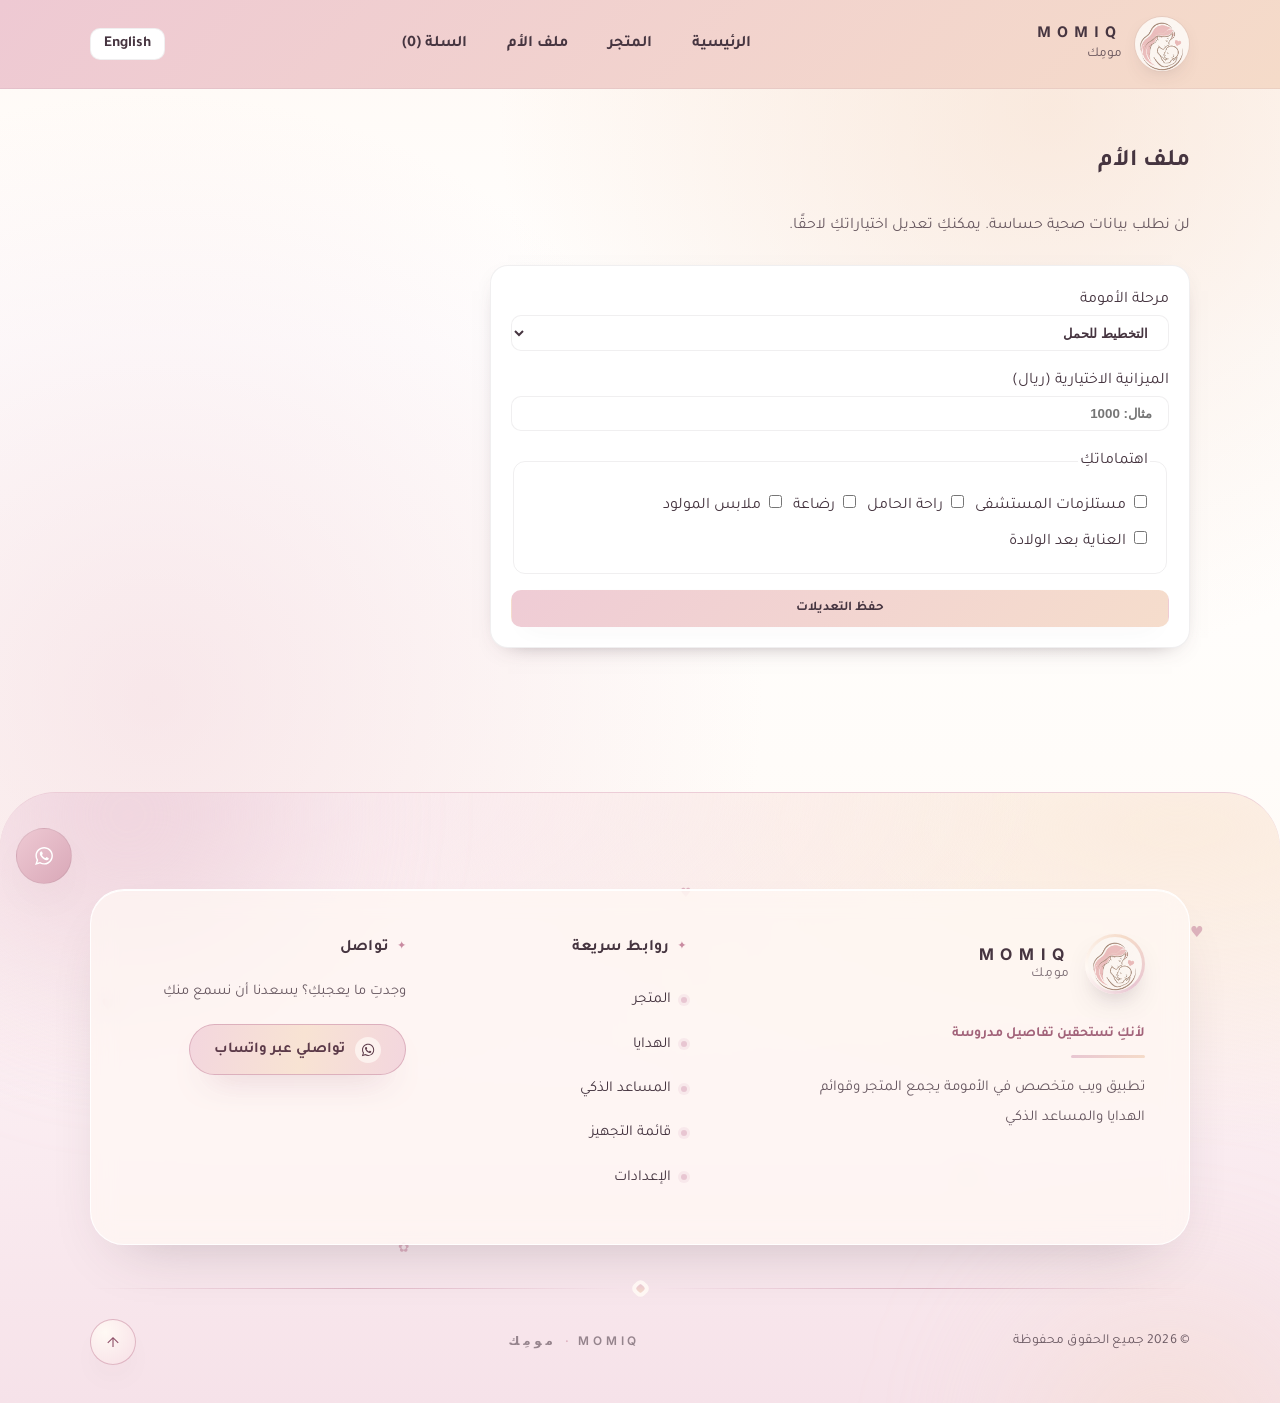
<file: mom-profile.html>
<!DOCTYPE html>
<html lang="ar" dir="rtl">
  <head>
    <meta charset="utf-8" />
    <meta name="viewport" content="width=device-width, initial-scale=1" />
    <title>MOMIQ | ملف الأم</title>
    <link rel="preconnect" href="https://fonts.googleapis.com" />
    <link rel="preconnect" href="https://fonts.gstatic.com" crossorigin />
    <link href="https://fonts.googleapis.com/css2?family=Cairo:wght@400;600;700&family=Inter:wght@400;500;600;700&family=Tajawal:wght@400;500;600;700&display=swap" rel="stylesheet" />
    <link rel="stylesheet" href="css/style.css?v=20261030" />
    <link rel="icon" href="assets/logo.png" type="image/svg+xml" />
  </head>
  <body>
    <header class="header">
      <div class="container header__inner">
        <a class="brand" href="index.html"><img src="assets/logo.png" class="brand__logo" /><div class="brand__text"><span class="brand__title">MOMIQ</span><span class="brand__subtitle" data-i18n="brand_subtitle">مومِك</span></div></a>
        <nav class="nav" data-nav>
          <a href="index.html" class="nav__link" data-i18n="nav_home">الرئيسية</a>
          <a href="store.html" class="nav__link" data-i18n="nav_store">المتجر</a>
          <a href="mom-profile.html" class="nav__link" data-i18n="nav_mom">ملف الأم</a>
          <a href="cart.html" class="nav__link"><span data-i18n="nav_cart">السلة</span> (<span id="cartBadge">0</span>)</a>
        </nav>
        <div class="actions"><button class="btn btn--ghost btn--small" id="langToggle" data-i18n="lang_toggle">English</button><button class="nav__toggle" data-nav-toggle aria-expanded="false"><span>☰</span></button></div>
      </div>
    </header>
    <main>
      <section class="section">
        <div class="container">
          <header class="section__header"><h1 data-i18n="mom_title">ملف الأم</h1><p data-i18n="mom_hint">لن نطلب بيانات صحية حساسة. يمكنكِ تعديل اختياراتكِ لاحقًا.</p></header>
          <form id="momForm" class="card" style="max-width:700px;padding:1.25rem;display:flex;flex-direction:column;gap:1rem;">
            <label><span data-i18n="mom_stage">مرحلة الأمومة</span>
              <select id="stage" class="btn btn--ghost" style="width:100%;text-align:start">
                <option value="pregnancy-plan" data-i18n="mom_stage_plan">التخطيط للحمل</option>
                <option value="pregnancy" data-i18n="mom_stage_preg">الحمل</option>
                <option value="birth-prep" data-i18n="mom_stage_birth">الاستعداد للولادة</option>
                <option value="postpartum" data-i18n="mom_stage_post">ما بعد الولادة</option>
              </select>
            </label>
            <label><span data-i18n="mom_budget">الميزانية الاختيارية (ريال)</span><input id="budget" type="number" min="0" class="btn btn--ghost" style="width:100%;text-align:start" placeholder="مثال: 1000"></label>
            <fieldset style="border:1px solid var(--color-border);border-radius:12px;padding:1rem"><legend data-i18n="mom_interests">اهتماماتكِ</legend>
              <div style="display:flex;flex-wrap:wrap;gap:.5rem">
                <label><input type="checkbox" value="hospital"> <span>مستلزمات المستشفى</span></label>
                <label><input type="checkbox" value="comfort"> <span>راحة الحامل</span></label>
                <label><input type="checkbox" value="nursing"> <span>رضاعة</span></label>
                <label><input type="checkbox" value="baby"> <span>ملابس المولود</span></label>
                <label><input type="checkbox" value="care"> <span>العناية بعد الولادة</span></label>
              </div>
            </fieldset>
            <button class="btn btn--primary" type="submit" data-i18n="mom_save">حفظ التعديلات</button>
          </form>
        </div>
      </section>
    </main>
        <footer class="mq-footer" id="mqFooter">
      <div class="mq-footer__aura mq-footer__aura--pink" aria-hidden="true"></div>
      <div class="mq-footer__aura mq-footer__aura--peach" aria-hidden="true"></div>
      <div class="mq-footer__petals" aria-hidden="true">
        <span class="mq-footer__petal" style="--mq-x: 6%; --mq-y: 22%; --mq-delay: -1s; --mq-dur: 16s; --mq-size: 0.95rem; --mq-opacity: 0.55;">&hearts;</span>
        <span class="mq-footer__petal" style="--mq-x: 24%; --mq-y: 62%; --mq-delay: -6s; --mq-dur: 21s; --mq-size: 0.72rem; --mq-opacity: 0.4;">&#10047;</span>
        <span class="mq-footer__petal" style="--mq-x: 46%; --mq-y: 16%; --mq-delay: -11s; --mq-dur: 24s; --mq-size: 0.8rem; --mq-opacity: 0.35;">&hearts;</span>
        <span class="mq-footer__petal" style="--mq-x: 68%; --mq-y: 74%; --mq-delay: -3s; --mq-dur: 18s; --mq-size: 0.85rem; --mq-opacity: 0.45;">&#10047;</span>
        <span class="mq-footer__petal" style="--mq-x: 91%; --mq-y: 34%; --mq-delay: -8s; --mq-dur: 23s; --mq-size: 1rem; --mq-opacity: 0.5;">&hearts;</span>
      </div>

      <div class="container mq-footer__inner">
        <div class="mq-footer__panel" data-animate-stagger>
          <div class="mq-footer__brand">
            <a class="mq-footer__logo" href="index.html" aria-label="MOMIQ &mdash; مومِك">
              <span class="mq-footer__logo-mark">
                <img src="assets/logo.png" alt="" width="60" height="60" loading="lazy" />
              </span>
              <span class="mq-footer__logo-text">
                <span class="mq-footer__logo-title">MOMIQ</span>
                <span class="mq-footer__logo-sub">مومِك</span>
              </span>
            </a>
            <p class="mq-footer__tagline" data-i18n="footer_tagline">لأنكِ تستحقين تفاصيل مدروسة</p>
            <p class="mq-footer__about" data-i18n="footer_about_text">تطبيق ويب متخصص في الأمومة يجمع المتجر وقوائم الهدايا والمساعد الذكي</p>
          </div>

          <nav class="mq-footer__nav" aria-labelledby="mqFooterQuick">
            <h3 class="mq-footer__heading" id="mqFooterQuick" data-i18n="footer_quick">روابط سريعة</h3>
            <ul class="mq-footer__links">
              <li><a href="store.html"><span class="mq-footer__link-dot" aria-hidden="true"></span><span data-i18n="nav_store">المتجر</span></a></li>
              <li><a href="gift-list.html"><span class="mq-footer__link-dot" aria-hidden="true"></span><span data-i18n="nav_gifts">الهدايا</span></a></li>
              <li><a href="ai-assistant.html"><span class="mq-footer__link-dot" aria-hidden="true"></span><span data-i18n="nav_ai">المساعد الذكي</span></a></li>
              <li><a href="prep-list.html"><span class="mq-footer__link-dot" aria-hidden="true"></span><span data-i18n="nav_prep">قائمة التجهيز</span></a></li>
              <li><a href="settings.html"><span class="mq-footer__link-dot" aria-hidden="true"></span><span data-i18n="nav_settings">الإعدادات</span></a></li>
            </ul>
          </nav>

          <div class="mq-footer__contact">
            <h3 class="mq-footer__heading" data-i18n="footer_contact">تواصل</h3>
            <p class="mq-footer__hint" data-i18n="footer_hint">وجدتِ ما يعجبكِ؟ يسعدنا أن نسمع منكِ</p>
            <button class="mq-footer__wa" type="button" data-footer-whatsapp>
              <span class="mq-footer__wa-icon" aria-hidden="true">
                <svg width="18" height="18" viewBox="0 0 32 32"><path fill="currentColor" d="M19.11 17.205c-.372 0-1.088 1.39-1.518 1.39a.63.63 0 0 1-.315-.1c-.802-.402-1.504-.817-2.163-1.447-.545-.516-1.146-1.29-1.46-1.963a.426.426 0 0 1-.073-.215c0-.33.99-.945.99-1.49 0-.143-.73-2.09-.832-2.335-.143-.372-.214-.487-.6-.487-.187 0-.36-.043-.53-.043-.302 0-.53.115-.746.315-.688.645-1.032 1.318-1.06 2.264v.114c-.015.99.472 1.977 1.017 2.78 1.23 1.82 2.506 3.41 4.554 4.34.616.287 2.035.888 2.722.888.817 0 2.15-.515 2.478-1.318.13-.33.244-.73.244-1.088 0-.058 0-.144-.03-.215-.1-.172-2.434-1.39-2.678-1.39zm-2.908 7.593c-1.747 0-3.48-.53-4.942-1.49L7.793 24.41l1.132-3.337a8.955 8.955 0 0 1-1.72-5.272c0-4.955 4.04-8.995 8.997-8.995S25.2 10.845 25.2 15.8c0 4.958-4.04 8.998-8.998 8.998zm0-19.798c-5.96 0-10.8 4.842-10.8 10.8 0 1.964.53 3.898 1.546 5.574L5 27.176l5.974-1.92a10.807 10.807 0 0 0 16.03-9.455c0-5.958-4.842-10.8-10.802-10.8z"/></svg>
              </span>
              <span data-i18n="whatsapp_title">تواصلي عبر واتساب</span>
              <span class="mq-footer__wa-shine" aria-hidden="true"></span>
            </button>
          </div>
        </div>

        <div class="mq-footer__divider" aria-hidden="true"><span></span></div>

        <div class="mq-footer__bottom">
          <p class="mq-footer__copy" data-i18n="footer_rights">© 2026 جميع الحقوق محفوظة</p>
          <span class="mq-footer__signature" aria-hidden="true">MOMIQ <span>·</span> مومِك</span>
          <button class="mq-footer__top" type="button" data-footer-top aria-label="العودة للأعلى" data-i18n-aria-label="footer_top">
            <svg width="18" height="18" viewBox="0 0 16 16" aria-hidden="true"><path d="M8 3.5 13 8.5 12.3 9.2 8.5 5.4 8.5 12.5 7.5 12.5 7.5 5.4 3.7 9.2 3 8.5z" fill="currentColor"/></svg>
          </button>
        </div>
      </div>
    </footer>
    <button class="whatsapp-fab" id="waFab"><svg width="26" height="26" viewBox="0 0 32 32"><path fill="#fff" d="M19.11 17.205c-.372 0-1.088 1.39-1.518 1.39a.63.63 0 0 1-.315-.1c-.802-.402-1.504-.817-2.163-1.447-.545-.516-1.146-1.29-1.46-1.963a.426.426 0 0 1-.073-.215c0-.33.99-.945.99-1.49 0-.143-.73-2.09-.832-2.335-.143-.372-.214-.487-.6-.487-.187 0-.36-.043-.53-.043-.302 0-.53.115-.746.315-.688.645-1.032 1.318-1.06 2.264v.114c-.015.99.472 1.977 1.017 2.78 1.23 1.82 2.506 3.41 4.554 4.34.616.287 2.035.888 2.722.888.817 0 2.15-.515 2.478-1.318.13-.33.244-.73.244-1.088 0-.058 0-.144-.03-.215-.1-.172-2.434-1.39-2.678-1.39zm-2.908 7.593c-1.747 0-3.48-.53-4.942-1.49L7.793 24.41l1.132-3.337a8.955 8.955 0 0 1-1.72-5.272c0-4.955 4.04-8.995 8.997-8.995S25.2 10.845 25.2 15.8c0 4.958-4.04 8.998-8.998 8.998zm0-19.798c-5.96 0-10.8 4.842-10.8 10.8 0 1.964.53 3.898 1.546 5.574L5 27.176l5.974-1.92a10.807 10.807 0 0 0 16.03-9.455c0-5.958-4.842-10.8-10.802-10.8z"/></svg></button>
    <script src="js/storage.js"></script><script src="js/data.js"></script><script src="js/i18n.js?v=20261030"></script><script src="js/app.js?v=20261030"></script>
    <script>
      document.addEventListener("DOMContentLoaded",()=>{
        const form=document.getElementById("momForm"); const stage=document.getElementById("stage"); const budget=document.getElementById("budget");
        const saved=JSON.parse(localStorage.getItem("momiq_mom_profile")||"{}");
        if(saved.stage) stage.value=saved.stage; if(saved.budget) budget.value=saved.budget;
        saved.interests&&saved.interests.forEach(v=>{ const c=form.querySelector(`input[value="${v}"]`); if(c) c.checked=true; });
        form.addEventListener("submit",e=>{ e.preventDefault(); const interests=[...form.querySelectorAll('input[type=checkbox]:checked')].map(x=>x.value); const data={stage:stage.value,budget:budget.value,interests}; localStorage.setItem("momiq_mom_profile",JSON.stringify(data)); alert("تم الحفظ"); });
        if(window.MomiqI18n.applyI18n) window.MomiqI18n.applyI18n(window.MomiqI18n.getLang());
      });
    </script>
  </body>
</html>
</file>
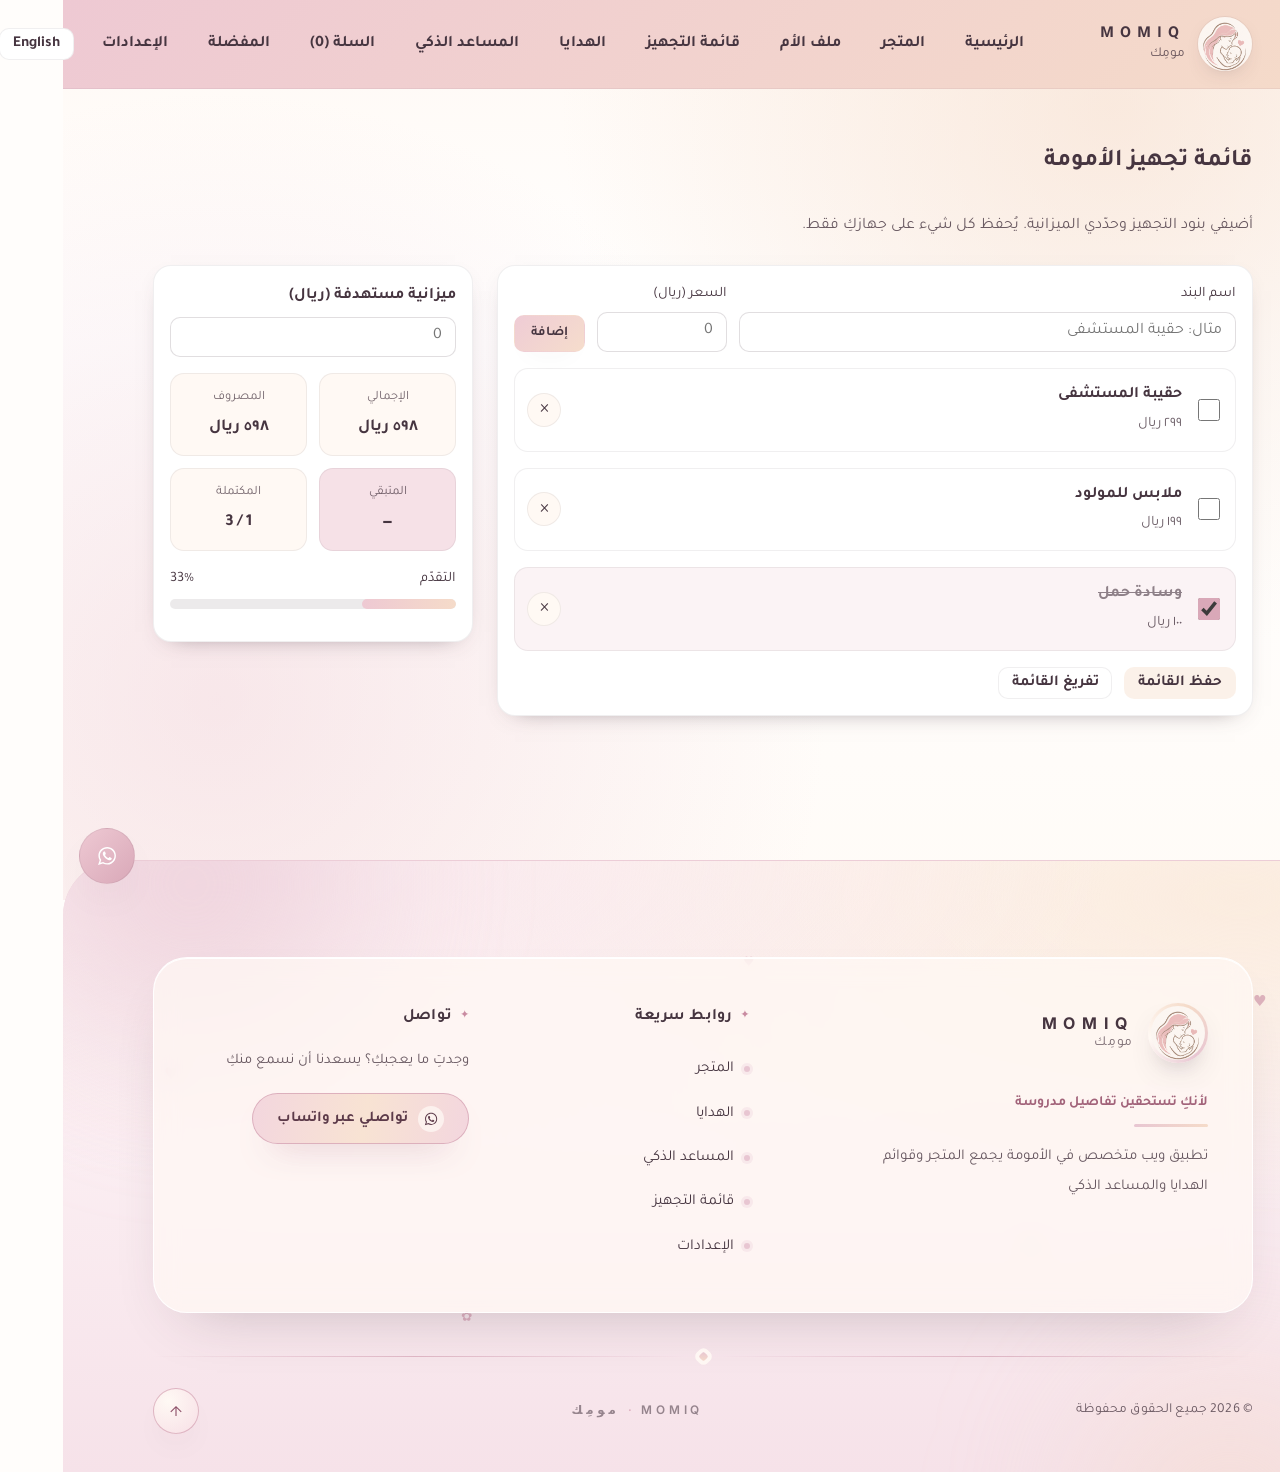
<file: prep-list.html>
<!DOCTYPE html>
<html lang="ar" dir="rtl">
  <head>
    <meta charset="utf-8" />
    <meta name="viewport" content="width=device-width, initial-scale=1" />
    <title>MOMIQ | قائمة التجهيز</title>
    <link rel="preconnect" href="https://fonts.googleapis.com" />
    <link rel="preconnect" href="https://fonts.gstatic.com" crossorigin />
    <link href="https://fonts.googleapis.com/css2?family=Cairo:wght@400;600;700&family=Inter:wght@400;500;600;700&family=Tajawal:wght@400;500;600;700&display=swap" rel="stylesheet" />
    <link rel="stylesheet" href="css/style.css?v=20261030" />
    <link rel="icon" href="assets/logo.png" type="image/png" />
  </head>
  <body>
    <header class="header">
      <div class="container header__inner">
        <a class="brand" href="index.html"><img src="assets/logo.png" class="brand__logo" alt="MOMIQ" /><div class="brand__text"><span class="brand__title">MOMIQ</span><span class="brand__subtitle" data-i18n="brand_subtitle">مومِك</span></div></a>
        <nav class="nav" data-nav aria-label="MOMIQ">
          <a href="index.html" class="nav__link" data-i18n="nav_home">الرئيسية</a>
          <a href="store.html" class="nav__link" data-i18n="nav_store">المتجر</a>
          <a href="mom-profile.html" class="nav__link" data-i18n="nav_mom">ملف الأم</a>
          <a href="prep-list.html" class="nav__link" data-i18n="nav_prep">قائمة التجهيز</a>
          <a href="gift-list.html" class="nav__link" data-i18n="nav_gifts">الهدايا</a>
          <a href="ai-assistant.html" class="nav__link" data-i18n="nav_ai">المساعد الذكي</a>
          <a href="cart.html" class="nav__link"><span data-i18n="nav_cart">السلة</span> (<span id="cartBadge">0</span>)</a>
          <a href="wishlist.html" class="nav__link" data-i18n="nav_wishlist">المفضلة</a>
          <a href="settings.html" class="nav__link" data-i18n="nav_settings">الإعدادات</a>
        </nav>
        <div class="actions">
          <button class="btn btn--ghost btn--small" id="langToggle" data-i18n="lang_toggle">English</button>
          <button class="nav__toggle" data-nav-toggle aria-expanded="false"><span aria-hidden="true">☰</span><span class="sr-only">Menu</span></button>
        </div>
      </div>
    </header>

    <main>
      <section class="section">
        <div class="container">
          <header class="section__header">
            <h1 data-i18n="prep_title">قائمة تجهيز الأمومة</h1>
            <p data-i18n="prep_hint">أضيفي بنود التجهيز وحدّدي الميزانية. يُحفظ كل شيء على جهازكِ فقط.</p>
          </header>

          <div class="prep-layout">
            <!-- الأدوات والبنود -->
            <div class="prep-panel">
              <form id="prepAddForm" class="prep-add">
                <label>
                  <span data-i18n="prep_item_name">اسم البند</span>
                  <input class="input" type="text" id="prepName" required maxlength="60" placeholder="مثال: حقيبة المستشفى" />
                </label>
                <label>
                  <span data-i18n="prep_item_price">السعر (ريال)</span>
                  <input class="input" type="number" id="prepPrice" min="0" step="1" required placeholder="0" />
                </label>
                <button class="btn btn--primary" type="submit" data-i18n="prep_add">إضافة</button>
              </form>

              <div id="prepItems" class="stack" aria-live="polite"></div>
              <p id="prepEmpty" class="prep-empty" data-i18n="common_empty">لا توجد نتائج</p>

              <div class="row" style="flex-wrap:wrap;gap:var(--spacing-sm)">
                <button class="btn btn--soft btn--small" type="button" id="prepSaveBtn" data-i18n="prep_save">حفظ القائمة</button>
                <button class="btn btn--ghost btn--small" type="button" id="prepResetBtn" data-i18n="prep_reset">تفريغ القائمة</button>
              </div>
            </div>

            <!-- الملخص والمقترحات -->
            <aside class="prep-panel">
              <label class="field">
                <span data-i18n="prep_budget_target">ميزانية مستهدفة (ريال)</span>
                <input class="input" type="number" id="prepBudget" min="0" step="1" placeholder="0" />
              </label>

              <div class="prep-stats">
                <div class="prep-stat">
                  <span class="prep-stat__label" data-i18n="prep_total">الإجمالي</span>
                  <span class="prep-stat__value" id="statTotal">0</span>
                </div>
                <div class="prep-stat" id="statBoxSpent">
                  <span class="prep-stat__label" data-i18n="prep_spent">المصروف</span>
                  <span class="prep-stat__value" id="statSpent">0</span>
                </div>
                <div class="prep-stat" id="statBoxLeft">
                  <span class="prep-stat__label" data-i18n="prep_remaining">المتبقي</span>
                  <span class="prep-stat__value" id="statLeft">0</span>
                </div>
                <div class="prep-stat">
                  <span class="prep-stat__label" data-i18n="prep_completed">المكتملة</span>
                  <span class="prep-stat__value" id="statDone">0 / 0</span>
                </div>
              </div>

              <div>
                <div class="row" style="justify-content:space-between;margin-bottom:6px">
                  <span style="font-size:0.9rem" data-i18n="prep_progress">التقدّم</span>
                  <span style="font-size:0.9rem" id="progressLabel">0%</span>
                </div>
                <div class="prep-progress" role="progressbar" aria-valuemin="0" aria-valuemax="100" aria-valuenow="0" id="progressWrap">
                  <div class="prep-progress__bar" id="progressBar" style="width:0%"></div>
                </div>
              </div>

              <div id="budgetStatus" class="hint" role="status"></div>

              <div id="altWrap" hidden>
                <h3 style="font-size:1rem;margin:0 0 var(--spacing-sm)" data-i18n="prep_suggest">بدائل أقل تكلفة</h3>
                <div id="altList" class="stack"></div>
              </div>
            </aside>
          </div>
        </div>
      </section>
    </main>

        <footer class="mq-footer" id="mqFooter">
      <div class="mq-footer__aura mq-footer__aura--pink" aria-hidden="true"></div>
      <div class="mq-footer__aura mq-footer__aura--peach" aria-hidden="true"></div>
      <div class="mq-footer__petals" aria-hidden="true">
        <span class="mq-footer__petal" style="--mq-x: 6%; --mq-y: 22%; --mq-delay: -1s; --mq-dur: 16s; --mq-size: 0.95rem; --mq-opacity: 0.55;">&hearts;</span>
        <span class="mq-footer__petal" style="--mq-x: 24%; --mq-y: 62%; --mq-delay: -6s; --mq-dur: 21s; --mq-size: 0.72rem; --mq-opacity: 0.4;">&#10047;</span>
        <span class="mq-footer__petal" style="--mq-x: 46%; --mq-y: 16%; --mq-delay: -11s; --mq-dur: 24s; --mq-size: 0.8rem; --mq-opacity: 0.35;">&hearts;</span>
        <span class="mq-footer__petal" style="--mq-x: 68%; --mq-y: 74%; --mq-delay: -3s; --mq-dur: 18s; --mq-size: 0.85rem; --mq-opacity: 0.45;">&#10047;</span>
        <span class="mq-footer__petal" style="--mq-x: 91%; --mq-y: 34%; --mq-delay: -8s; --mq-dur: 23s; --mq-size: 1rem; --mq-opacity: 0.5;">&hearts;</span>
      </div>

      <div class="container mq-footer__inner">
        <div class="mq-footer__panel" data-animate-stagger>
          <div class="mq-footer__brand">
            <a class="mq-footer__logo" href="index.html" aria-label="MOMIQ &mdash; مومِك">
              <span class="mq-footer__logo-mark">
                <img src="assets/logo.png" alt="" width="60" height="60" loading="lazy" />
              </span>
              <span class="mq-footer__logo-text">
                <span class="mq-footer__logo-title">MOMIQ</span>
                <span class="mq-footer__logo-sub">مومِك</span>
              </span>
            </a>
            <p class="mq-footer__tagline" data-i18n="footer_tagline">لأنكِ تستحقين تفاصيل مدروسة</p>
            <p class="mq-footer__about" data-i18n="footer_about_text">تطبيق ويب متخصص في الأمومة يجمع المتجر وقوائم الهدايا والمساعد الذكي</p>
          </div>

          <nav class="mq-footer__nav" aria-labelledby="mqFooterQuick">
            <h3 class="mq-footer__heading" id="mqFooterQuick" data-i18n="footer_quick">روابط سريعة</h3>
            <ul class="mq-footer__links">
              <li><a href="store.html"><span class="mq-footer__link-dot" aria-hidden="true"></span><span data-i18n="nav_store">المتجر</span></a></li>
              <li><a href="gift-list.html"><span class="mq-footer__link-dot" aria-hidden="true"></span><span data-i18n="nav_gifts">الهدايا</span></a></li>
              <li><a href="ai-assistant.html"><span class="mq-footer__link-dot" aria-hidden="true"></span><span data-i18n="nav_ai">المساعد الذكي</span></a></li>
              <li><a href="prep-list.html"><span class="mq-footer__link-dot" aria-hidden="true"></span><span data-i18n="nav_prep">قائمة التجهيز</span></a></li>
              <li><a href="settings.html"><span class="mq-footer__link-dot" aria-hidden="true"></span><span data-i18n="nav_settings">الإعدادات</span></a></li>
            </ul>
          </nav>

          <div class="mq-footer__contact">
            <h3 class="mq-footer__heading" data-i18n="footer_contact">تواصل</h3>
            <p class="mq-footer__hint" data-i18n="footer_hint">وجدتِ ما يعجبكِ؟ يسعدنا أن نسمع منكِ</p>
            <button class="mq-footer__wa" type="button" data-footer-whatsapp>
              <span class="mq-footer__wa-icon" aria-hidden="true">
                <svg width="18" height="18" viewBox="0 0 32 32"><path fill="currentColor" d="M19.11 17.205c-.372 0-1.088 1.39-1.518 1.39a.63.63 0 0 1-.315-.1c-.802-.402-1.504-.817-2.163-1.447-.545-.516-1.146-1.29-1.46-1.963a.426.426 0 0 1-.073-.215c0-.33.99-.945.99-1.49 0-.143-.73-2.09-.832-2.335-.143-.372-.214-.487-.6-.487-.187 0-.36-.043-.53-.043-.302 0-.53.115-.746.315-.688.645-1.032 1.318-1.06 2.264v.114c-.015.99.472 1.977 1.017 2.78 1.23 1.82 2.506 3.41 4.554 4.34.616.287 2.035.888 2.722.888.817 0 2.15-.515 2.478-1.318.13-.33.244-.73.244-1.088 0-.058 0-.144-.03-.215-.1-.172-2.434-1.39-2.678-1.39zm-2.908 7.593c-1.747 0-3.48-.53-4.942-1.49L7.793 24.41l1.132-3.337a8.955 8.955 0 0 1-1.72-5.272c0-4.955 4.04-8.995 8.997-8.995S25.2 10.845 25.2 15.8c0 4.958-4.04 8.998-8.998 8.998zm0-19.798c-5.96 0-10.8 4.842-10.8 10.8 0 1.964.53 3.898 1.546 5.574L5 27.176l5.974-1.92a10.807 10.807 0 0 0 16.03-9.455c0-5.958-4.842-10.8-10.802-10.8z"/></svg>
              </span>
              <span data-i18n="whatsapp_title">تواصلي عبر واتساب</span>
              <span class="mq-footer__wa-shine" aria-hidden="true"></span>
            </button>
          </div>
        </div>

        <div class="mq-footer__divider" aria-hidden="true"><span></span></div>

        <div class="mq-footer__bottom">
          <p class="mq-footer__copy" data-i18n="footer_rights">© 2026 جميع الحقوق محفوظة</p>
          <span class="mq-footer__signature" aria-hidden="true">MOMIQ <span>·</span> مومِك</span>
          <button class="mq-footer__top" type="button" data-footer-top aria-label="العودة للأعلى" data-i18n-aria-label="footer_top">
            <svg width="18" height="18" viewBox="0 0 16 16" aria-hidden="true"><path d="M8 3.5 13 8.5 12.3 9.2 8.5 5.4 8.5 12.5 7.5 12.5 7.5 5.4 3.7 9.2 3 8.5z" fill="currentColor"/></svg>
          </button>
        </div>
      </div>
    </footer>

    <button class="whatsapp-fab" id="waFab" aria-label="WhatsApp"><svg width="26" height="26" viewBox="0 0 32 32"><path fill="#fff" d="M19.11 17.205c-.372 0-1.088 1.39-1.518 1.39a.63.63 0 0 1-.315-.1c-.802-.402-1.504-.817-2.163-1.447-.545-.516-1.146-1.29-1.46-1.963a.426.426 0 0 1-.073-.215c0-.33.99-.945.99-1.49 0-.143-.73-2.09-.832-2.335-.143-.372-.214-.487-.6-.487-.187 0-.36-.043-.53-.043-.302 0-.53.115-.746.315-.688.645-1.032 1.318-1.06 2.264v.114c-.015.99.472 1.977 1.017 2.78 1.23 1.82 2.506 3.41 4.554 4.34.616.287 2.035.888 2.722.888.817 0 2.15-.515 2.478-1.318.13-.33.244-.73.244-1.088 0-.058 0-.144-.03-.215-.1-.172-2.434-1.39-2.678-1.39zm-2.908 7.593c-1.747 0-3.48-.53-4.942-1.49L7.793 24.41l1.132-3.337a8.955 8.955 0 0 1-1.72-5.272c0-4.955 4.04-8.995 8.997-8.995S25.2 10.845 25.2 15.8c0 4.958-4.04 8.998-8.998 8.998zm0-19.798c-5.96 0-10.8 4.842-10.8 10.8 0 1.964.53 3.898 1.546 5.574L5 27.176l5.974-1.92a10.807 10.807 0 0 0 16.03-9.455c0-5.958-4.842-10.8-10.802-10.8z"/></svg></button>

    <script src="js/storage.js"></script>
    <script src="js/data.js"></script>
    <script src="js/i18n.js?v=20261030"></script>
    <script src="js/app.js?v=20261030"></script>
    <script>
      (function () {
        var KEY = "momiq_prep_list";
        var BUDGET_KEY = "momiq_prep_budget";

        function read() {
          var list = window.MomiqStorage.get(KEY, null);
          if (!Array.isArray(list)) {
            /* بنود افتراضية عند أول زيارة */
            list = [
              { id: "b1", name: "حقيبة المستشفى", price: 299, done: false },
              { id: "b2", name: "ملابس للمولود", price: 199, done: false },
              { id: "b3", name: "وسادة حمل", price: 100, done: true }
            ];
            window.MomiqStorage.set(KEY, list);
          }
          return list;
        }

        function write(list) {
          window.MomiqStorage.set(KEY, list);
        }

        function esc(s) {
          return String(s).replace(/[&<>"']/g, function (c) {
            return { "&": "&amp;", "<": "&lt;", ">": "&gt;", '"': "&quot;", "'": "&#39;" }[c];
          });
        }

        var itemsEl = document.getElementById("prepItems");
        var emptyEl = document.getElementById("prepEmpty");
        var budgetEl = document.getElementById("prepBudget");

        function render() {
          var list = read();
          var budget = Number(window.MomiqStorage.get(BUDGET_KEY, "")) || 0;

          itemsEl.innerHTML = list.map(function (it, i) {
            return (
              '<div class="prep-item' + (it.done ? " prep-item--done" : "") + '">' +
                '<input class="prep-item__check" type="checkbox" data-act="toggle" data-i="' + i + '" ' +
                  (it.done ? "checked" : "") + ' aria-label="' + esc(it.name) + '">' +
                '<span class="prep-item__body">' +
                  '<span class="prep-item__name">' + esc(it.name) + "</span>" +
                  '<span class="prep-item__price">' + formatPrice(it.price) + "</span>" +
                "</span>" +
                '<button class="prep-item__del" type="button" data-act="del" data-i="' + i + '" ' +
                  'title="' + t("prep_remove_hint") + '" aria-label="' + t("prep_remove_hint") + '">&times;</button>' +
              "</div>"
            );
          }).join("");

          emptyEl.style.display = list.length ? "none" : "block";

          /* الإحصاء */
          var total = list.reduce(function (s, it) { return s + (Number(it.price) || 0); }, 0);
          var doneCount = list.filter(function (it) { return it.done; }).length;
          var pct = list.length ? Math.round((doneCount / list.length) * 100) : 0;
          var left = budget ? budget - total : 0;
          var over = budget > 0 && total > budget;

          document.getElementById("statTotal").textContent = formatPrice(total);
          document.getElementById("statSpent").textContent = formatPrice(total);
          document.getElementById("statLeft").textContent = budget ? formatPrice(Math.abs(left)) : "—";
          document.getElementById("statDone").textContent = doneCount + " / " + list.length;
          document.getElementById("progressLabel").textContent = pct + "%";
          document.getElementById("progressBar").style.width = pct + "%";
          document.getElementById("progressWrap").setAttribute("aria-valuenow", String(pct));

          var boxSpent = document.getElementById("statBoxSpent");
          var boxLeft = document.getElementById("statBoxLeft");
          boxSpent.className = "prep-stat" + (over ? " prep-stat--alert" : "");
          boxLeft.className = "prep-stat" + (over ? " prep-stat--alert" : " prep-stat--ok");

          var status = document.getElementById("budgetStatus");
          if (!budget) {
            status.textContent = "";
          } else if (over) {
            status.textContent = t("prep_over") + " (" + formatPrice(total - budget) + ")";
          } else {
            status.textContent = t("prep_under") + " — " + t("prep_remaining") + ": " + formatPrice(left);
          }

          renderAlternatives(list, total, budget, over);
        }

        /* اقتراحات بدائل أرخص من بيانات المتجر */
        function renderAlternatives(list, total, budget, over) {
          var wrap = document.getElementById("altWrap");
          var box = document.getElementById("altList");
          if (!over) {
            wrap.hidden = true;
            box.innerHTML = "";
            return;
          }
          var overBy = total - budget;
          var suggestions = (window.MomiqProducts || [])
            .filter(function (p) {
              return (Number(p.price) || 0) <= overBy && (Number(p.price) || 0) > 0;
            })
            .sort(function (a, b) { return (b.price - a.price); })
            .slice(0, 3);

          wrap.hidden = false;
          if (!suggestions.length) {
            box.innerHTML = '<p class="hint">' + t("common_empty") + "</p>";
            return;
          }
          box.innerHTML = suggestions.map(function (p) {
            var txt = getProductText(p);
            return (
              '<div class="prep-alt">' +
                "<span>" +
                  '<span class="prep-alt__name">' + esc(txt.name) + "</span><br>" +
                  '<span style="font-size:0.85rem;opacity:.8">' + formatPrice(p.price) + "</span>" +
                "</span>" +
                '<a class="btn btn--small btn--details" href="product.html?id=' + p.id + '">' +
                  t("view_details") +
                "</a>" +
              "</div>"
            );
          }).join("");
        }

        /* الأحداث */
        document.getElementById("prepAddForm").addEventListener("submit", function (e) {
          e.preventDefault();
          var name = document.getElementById("prepName").value.trim();
          var price = Number(document.getElementById("prepPrice").value) || 0;
          if (!name) return;
          var list = read();
          list.push({ id: "b" + Date.now(), name: name, price: price, done: false });
          write(list);
          e.target.reset();
          document.getElementById("prepName").focus();
          render();
        });

        itemsEl.addEventListener("click", function (e) {
          var btn = e.target.closest("[data-act]");
          if (!btn) return;
          var i = Number(btn.getAttribute("data-i"));
          var list = read();
          if (!list[i]) return;
          if (btn.getAttribute("data-act") === "del") {
            list.splice(i, 1);
          } else {
            list[i].done = !list[i].done;
          }
          write(list);
          render();
        });

        itemsEl.addEventListener("change", function (e) {
          if (e.target.matches('[data-act="toggle"]')) {
            var i = Number(e.target.getAttribute("data-i"));
            var list = read();
            if (!list[i]) return;
            list[i].done = e.target.checked;
            write(list);
            render();
          }
        });

        budgetEl.addEventListener("input", function () {
          window.MomiqStorage.set(BUDGET_KEY, Number(budgetEl.value) || 0);
          render();
        });

        document.getElementById("prepSaveBtn").addEventListener("click", function () {
          showToast(t("prep_saved"));
        });

        document.getElementById("prepResetBtn").addEventListener("click", function () {
          if (!window.confirm(t("prep_reset_confirm"))) return;
          write([]);
          render();
        });

        function boot() {
          budgetEl.value = window.MomiqStorage.get(BUDGET_KEY, "") || "";
          render();
        }

        document.addEventListener("DOMContentLoaded", function () {
          boot();
          document.addEventListener("lang:changed", boot);
        });
      })();
    </script>
  </body>
</html>
</file>
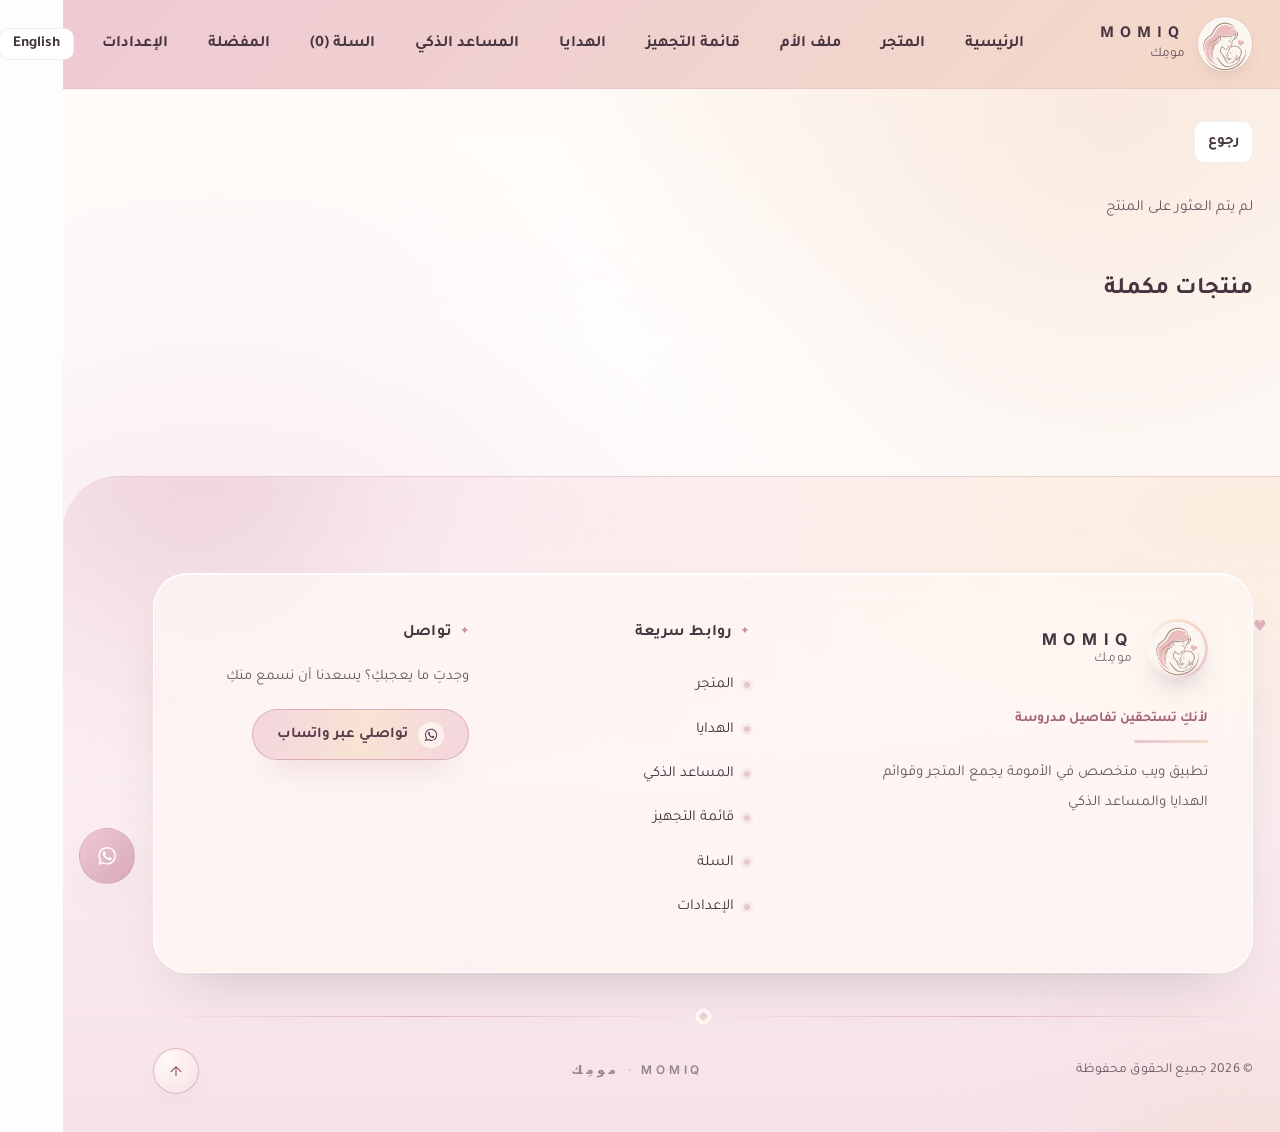
<file: product.html>
<!DOCTYPE html>
<html lang="ar" dir="rtl">
  <head>
    <meta charset="utf-8" />
    <meta name="viewport" content="width=device-width, initial-scale=1" />
    <meta name="description" content="MOMIQ | تفاصيل المنتج" />
    <title>MOMIQ | تفاصيل المنتج</title>
    <link rel="preconnect" href="https://fonts.googleapis.com" />
    <link rel="preconnect" href="https://fonts.gstatic.com" crossorigin />
    <link href="https://fonts.googleapis.com/css2?family=Cairo:wght@400;600;700&family=Inter:wght@400;500;600;700&family=Tajawal:wght@400;500;600;700&display=swap" rel="stylesheet" />
    <link rel="stylesheet" href="css/style.css?v=20261030" />
    <link rel="icon" href="assets/logo.png" type="image/svg+xml" />
  </head>
  <body>
    <header class="header">
      <div class="container header__inner">
        <a class="brand" href="index.html"><img src="assets/logo.png" alt="MOMIQ" class="brand__logo" /><div class="brand__text"><span class="brand__title">MOMIQ</span><span class="brand__subtitle" data-i18n="brand_subtitle">مومِك</span></div></a>
        <nav class="nav" data-nav aria-label="MOMIQ">
          <a href="index.html" class="nav__link" data-i18n="nav_home">الرئيسية</a>
          <a href="store.html" class="nav__link" data-i18n="nav_store">المتجر</a>
          <a href="mom-profile.html" class="nav__link" data-i18n="nav_mom">ملف الأم</a>
          <a href="prep-list.html" class="nav__link" data-i18n="nav_prep">قائمة التجهيز</a>
          <a href="gift-list.html" class="nav__link" data-i18n="nav_gifts">الهدايا</a>
          <a href="ai-assistant.html" class="nav__link" data-i18n="nav_ai">المساعد الذكي</a>
          <a href="cart.html" class="nav__link"><span data-i18n="nav_cart">السلة</span> (<span id="cartBadge">0</span>)</a>
          <a href="wishlist.html" class="nav__link" data-i18n="nav_wishlist">المفضلة</a>
          <a href="settings.html" class="nav__link" data-i18n="nav_settings">الإعدادات</a>
        </nav>
        <div class="actions">
          <button class="btn btn--ghost btn--small" id="langToggle" data-i18n="lang_toggle">English</button>
          <button class="nav__toggle" data-nav-toggle aria-expanded="false"><span aria-hidden="true">☰</span><span class="sr-only">Menu</span></button>
        </div>
      </div>
    </header>

    <main>
      <section class="section">
        <div class="container">
          <a href="store.html" class="btn btn--ghost btn--small" style="margin-bottom:1rem" data-i18n="common_back">رجوع</a>
          <div id="productContainer" class="grid" style="align-items:start"></div>
          <h2 style="margin-top:2rem" data-i18n="product_similar">منتجات مكملة</h2>
          <div class="grid" id="relatedGrid" style="margin-top:1rem"></div>
        </div>
      </section>
    </main>

        <footer class="mq-footer" id="mqFooter">
      <div class="mq-footer__aura mq-footer__aura--pink" aria-hidden="true"></div>
      <div class="mq-footer__aura mq-footer__aura--peach" aria-hidden="true"></div>
      <div class="mq-footer__petals" aria-hidden="true">
        <span class="mq-footer__petal" style="--mq-x: 6%; --mq-y: 22%; --mq-delay: -1s; --mq-dur: 16s; --mq-size: 0.95rem; --mq-opacity: 0.55;">&hearts;</span>
        <span class="mq-footer__petal" style="--mq-x: 24%; --mq-y: 62%; --mq-delay: -6s; --mq-dur: 21s; --mq-size: 0.72rem; --mq-opacity: 0.4;">&#10047;</span>
        <span class="mq-footer__petal" style="--mq-x: 46%; --mq-y: 16%; --mq-delay: -11s; --mq-dur: 24s; --mq-size: 0.8rem; --mq-opacity: 0.35;">&hearts;</span>
        <span class="mq-footer__petal" style="--mq-x: 68%; --mq-y: 74%; --mq-delay: -3s; --mq-dur: 18s; --mq-size: 0.85rem; --mq-opacity: 0.45;">&#10047;</span>
        <span class="mq-footer__petal" style="--mq-x: 91%; --mq-y: 34%; --mq-delay: -8s; --mq-dur: 23s; --mq-size: 1rem; --mq-opacity: 0.5;">&hearts;</span>
      </div>

      <div class="container mq-footer__inner">
        <div class="mq-footer__panel" data-animate-stagger>
          <div class="mq-footer__brand">
            <a class="mq-footer__logo" href="index.html" aria-label="MOMIQ &mdash; مومِك">
              <span class="mq-footer__logo-mark">
                <img src="assets/logo.png" alt="" width="60" height="60" loading="lazy" />
              </span>
              <span class="mq-footer__logo-text">
                <span class="mq-footer__logo-title">MOMIQ</span>
                <span class="mq-footer__logo-sub">مومِك</span>
              </span>
            </a>
            <p class="mq-footer__tagline" data-i18n="footer_tagline">لأنكِ تستحقين تفاصيل مدروسة</p>
            <p class="mq-footer__about" data-i18n="footer_about_text">تطبيق ويب متخصص في الأمومة يجمع المتجر وقوائم الهدايا والمساعد الذكي</p>
          </div>

          <nav class="mq-footer__nav" aria-labelledby="mqFooterQuick">
            <h3 class="mq-footer__heading" id="mqFooterQuick" data-i18n="footer_quick">روابط سريعة</h3>
            <ul class="mq-footer__links">
              <li><a href="store.html"><span class="mq-footer__link-dot" aria-hidden="true"></span><span data-i18n="nav_store">المتجر</span></a></li>
              <li><a href="gift-list.html"><span class="mq-footer__link-dot" aria-hidden="true"></span><span data-i18n="nav_gifts">الهدايا</span></a></li>
              <li><a href="ai-assistant.html"><span class="mq-footer__link-dot" aria-hidden="true"></span><span data-i18n="nav_ai">المساعد الذكي</span></a></li>
              <li><a href="prep-list.html"><span class="mq-footer__link-dot" aria-hidden="true"></span><span data-i18n="nav_prep">قائمة التجهيز</span></a></li>
              <li><a href="cart.html"><span class="mq-footer__link-dot" aria-hidden="true"></span><span data-i18n="nav_cart">السلة</span></a></li>
              <li><a href="settings.html"><span class="mq-footer__link-dot" aria-hidden="true"></span><span data-i18n="nav_settings">الإعدادات</span></a></li>
            </ul>
          </nav>

          <div class="mq-footer__contact">
            <h3 class="mq-footer__heading" data-i18n="footer_contact">تواصل</h3>
            <p class="mq-footer__hint" data-i18n="footer_hint">وجدتِ ما يعجبكِ؟ يسعدنا أن نسمع منكِ</p>
            <button class="mq-footer__wa" type="button" data-footer-whatsapp>
              <span class="mq-footer__wa-icon" aria-hidden="true">
                <svg width="18" height="18" viewBox="0 0 32 32"><path fill="currentColor" d="M19.11 17.205c-.372 0-1.088 1.39-1.518 1.39a.63.63 0 0 1-.315-.1c-.802-.402-1.504-.817-2.163-1.447-.545-.516-1.146-1.29-1.46-1.963a.426.426 0 0 1-.073-.215c0-.33.99-.945.99-1.49 0-.143-.73-2.09-.832-2.335-.143-.372-.214-.487-.6-.487-.187 0-.36-.043-.53-.043-.302 0-.53.115-.746.315-.688.645-1.032 1.318-1.06 2.264v.114c-.015.99.472 1.977 1.017 2.78 1.23 1.82 2.506 3.41 4.554 4.34.616.287 2.035.888 2.722.888.817 0 2.15-.515 2.478-1.318.13-.33.244-.73.244-1.088 0-.058 0-.144-.03-.215-.1-.172-2.434-1.39-2.678-1.39zm-2.908 7.593c-1.747 0-3.48-.53-4.942-1.49L7.793 24.41l1.132-3.337a8.955 8.955 0 0 1-1.72-5.272c0-4.955 4.04-8.995 8.997-8.995S25.2 10.845 25.2 15.8c0 4.958-4.04 8.998-8.998 8.998zm0-19.798c-5.96 0-10.8 4.842-10.8 10.8 0 1.964.53 3.898 1.546 5.574L5 27.176l5.974-1.92a10.807 10.807 0 0 0 16.03-9.455c0-5.958-4.842-10.8-10.802-10.8z"/></svg>
              </span>
              <span data-i18n="whatsapp_title">تواصلي عبر واتساب</span>
              <span class="mq-footer__wa-shine" aria-hidden="true"></span>
            </button>
          </div>
        </div>

        <div class="mq-footer__divider" aria-hidden="true"><span></span></div>

        <div class="mq-footer__bottom">
          <p class="mq-footer__copy" data-i18n="footer_rights">© 2026 جميع الحقوق محفوظة</p>
          <span class="mq-footer__signature" aria-hidden="true">MOMIQ <span>·</span> مومِك</span>
          <button class="mq-footer__top" type="button" data-footer-top aria-label="العودة للأعلى" data-i18n-aria-label="footer_top">
            <svg width="18" height="18" viewBox="0 0 16 16" aria-hidden="true"><path d="M8 3.5 13 8.5 12.3 9.2 8.5 5.4 8.5 12.5 7.5 12.5 7.5 5.4 3.7 9.2 3 8.5z" fill="currentColor"/></svg>
          </button>
        </div>
      </div>
    </footer>

    <button class="whatsapp-fab" id="waFab" aria-label="WhatsApp">
      <svg width="26" height="26" viewBox="0 0 32 32" aria-hidden="true"><path fill="#fff" d="M19.11 17.205c-.372 0-1.088 1.39-1.518 1.39a.63.63 0 0 1-.315-.1c-.802-.402-1.504-.817-2.163-1.447-.545-.516-1.146-1.29-1.46-1.963a.426.426 0 0 1-.073-.215c0-.33.99-.945.99-1.49 0-.143-.73-2.09-.832-2.335-.143-.372-.214-.487-.6-.487-.187 0-.36-.043-.53-.043-.302 0-.53.115-.746.315-.688.645-1.032 1.318-1.06 2.264v.114c-.015.99.472 1.977 1.017 2.78 1.23 1.82 2.506 3.41 4.554 4.34.616.287 2.035.888 2.722.888.817 0 2.15-.515 2.478-1.318.13-.33.244-.73.244-1.088 0-.058 0-.144-.03-.215-.1-.172-2.434-1.39-2.678-1.39zm-2.908 7.593c-1.747 0-3.48-.53-4.942-1.49L7.793 24.41l1.132-3.337a8.955 8.955 0 0 1-1.72-5.272c0-4.955 4.04-8.995 8.997-8.995S25.2 10.845 25.2 15.8c0 4.958-4.04 8.998-8.998 8.998zm0-19.798c-5.96 0-10.8 4.842-10.8 10.8 0 1.964.53 3.898 1.546 5.574L5 27.176l5.974-1.92a10.807 10.807 0 0 0 16.03-9.455c0-5.958-4.842-10.8-10.802-10.8z"/></svg>
    </button>

    <script src="js/storage.js"></script>
    <script src="js/data.js"></script>
    <script src="js/i18n.js?v=20261030"></script>
    <script src="js/app.js?v=20261030"></script>
    <script src="js/animations.js"></script>
    <script src="js/animations.js"></script>
    <script>
      function currentProduct() {
        const id = new URLSearchParams(location.search).get("id");
        return (window.MomiqProducts || []).find(item => item.id === id) || null;
      }

      function renderProduct() {
        const container = document.getElementById("productContainer");
        const relatedGrid = document.getElementById("relatedGrid");
        const product = currentProduct();

        if (!product) {
          container.innerHTML = `<p class="hint">${t("item_not_found")}</p>`;
          relatedGrid.innerHTML = "";
          return;
        }

        const item = getProductText(product);
        const img = product.image || "assets/img/placeholder.svg";
        const gallery = (product.images && product.images.length ? product.images : [img]);
        const inWish = isInWishlist(product.id);

        container.innerHTML = `
          <div class="stack">
            <figure class="hero__card"><img src="${img}" alt="${item.name}" onerror="this.src='assets/img/placeholder.svg'"></figure>
            <div class="row">
              ${gallery.map(src => `<img class="thumb" src="${src}" alt="${item.name}" width="72" height="72" style="border-radius:12px;border:1px solid var(--color-border)" onerror="this.src='assets/img/placeholder.svg'">`).join("")}
            </div>
          </div>
          <div class="card">
            <div class="card__body">
              <span class="badge">${categoryLabel(product.category)}</span>
              <h1>${item.name}</h1>
              <p>${item.desc || item.shortDesc || ""}</p>
              <div class="price" style="font-size:1.3rem">${formatPrice(product.price)}</div>
              <div class="field" style="max-width:140px">
                <label for="qty">${t("product_qty")}</label>
                <input class="input" type="number" id="qty" min="1" value="1">
              </div>
              <div class="row">
                <button class="btn btn--primary" type="button" id="addCartBtn">${t("add_to_cart")}</button>
                ${wishBtnHtml(product.id)}
                <button class="btn btn--ghost" type="button" id="shareBtn">${t("product_share")}</button>
                <button class="btn btn--soft" type="button" id="waAskBtn">${t("product_whatsapp")}</button>
              </div>
            </div>
          </div>`;

        document.getElementById("addCartBtn").addEventListener("click", () => {
          const qty = document.getElementById("qty").value;
          addToCart({ id: product.id, name: item.name, price: product.price, image: img }, qty);
          showToast(t("added_to_cart"));
        });

        document.getElementById("shareBtn").addEventListener("click", async () => {
          const url = location.href;
          try {
            await navigator.clipboard.writeText(url);
            showToast(t("link_copied"));
          } catch (error) {
            prompt("MOMIQ", url);
          }
        });

        document.getElementById("waAskBtn").addEventListener("click", () => {
          openWhatsApp(`${getWhatsAppMsg()} — ${item.name}`);
        });

        const related = (window.MomiqProducts || []).filter(p => p.id !== product.id && p.category === product.category).slice(0, 3);
        relatedGrid.innerHTML = related.length ? related.map(productCardHtml).join("") : `<p class="hint">${t("common_empty")}</p>`;

        initWishButtons();
        refreshWishButtons();
      }

      document.addEventListener("DOMContentLoaded", () => {
        renderProduct();
        document.addEventListener("lang:changed", renderProduct);
      });
    </script>
  </body>
</html>
</file>
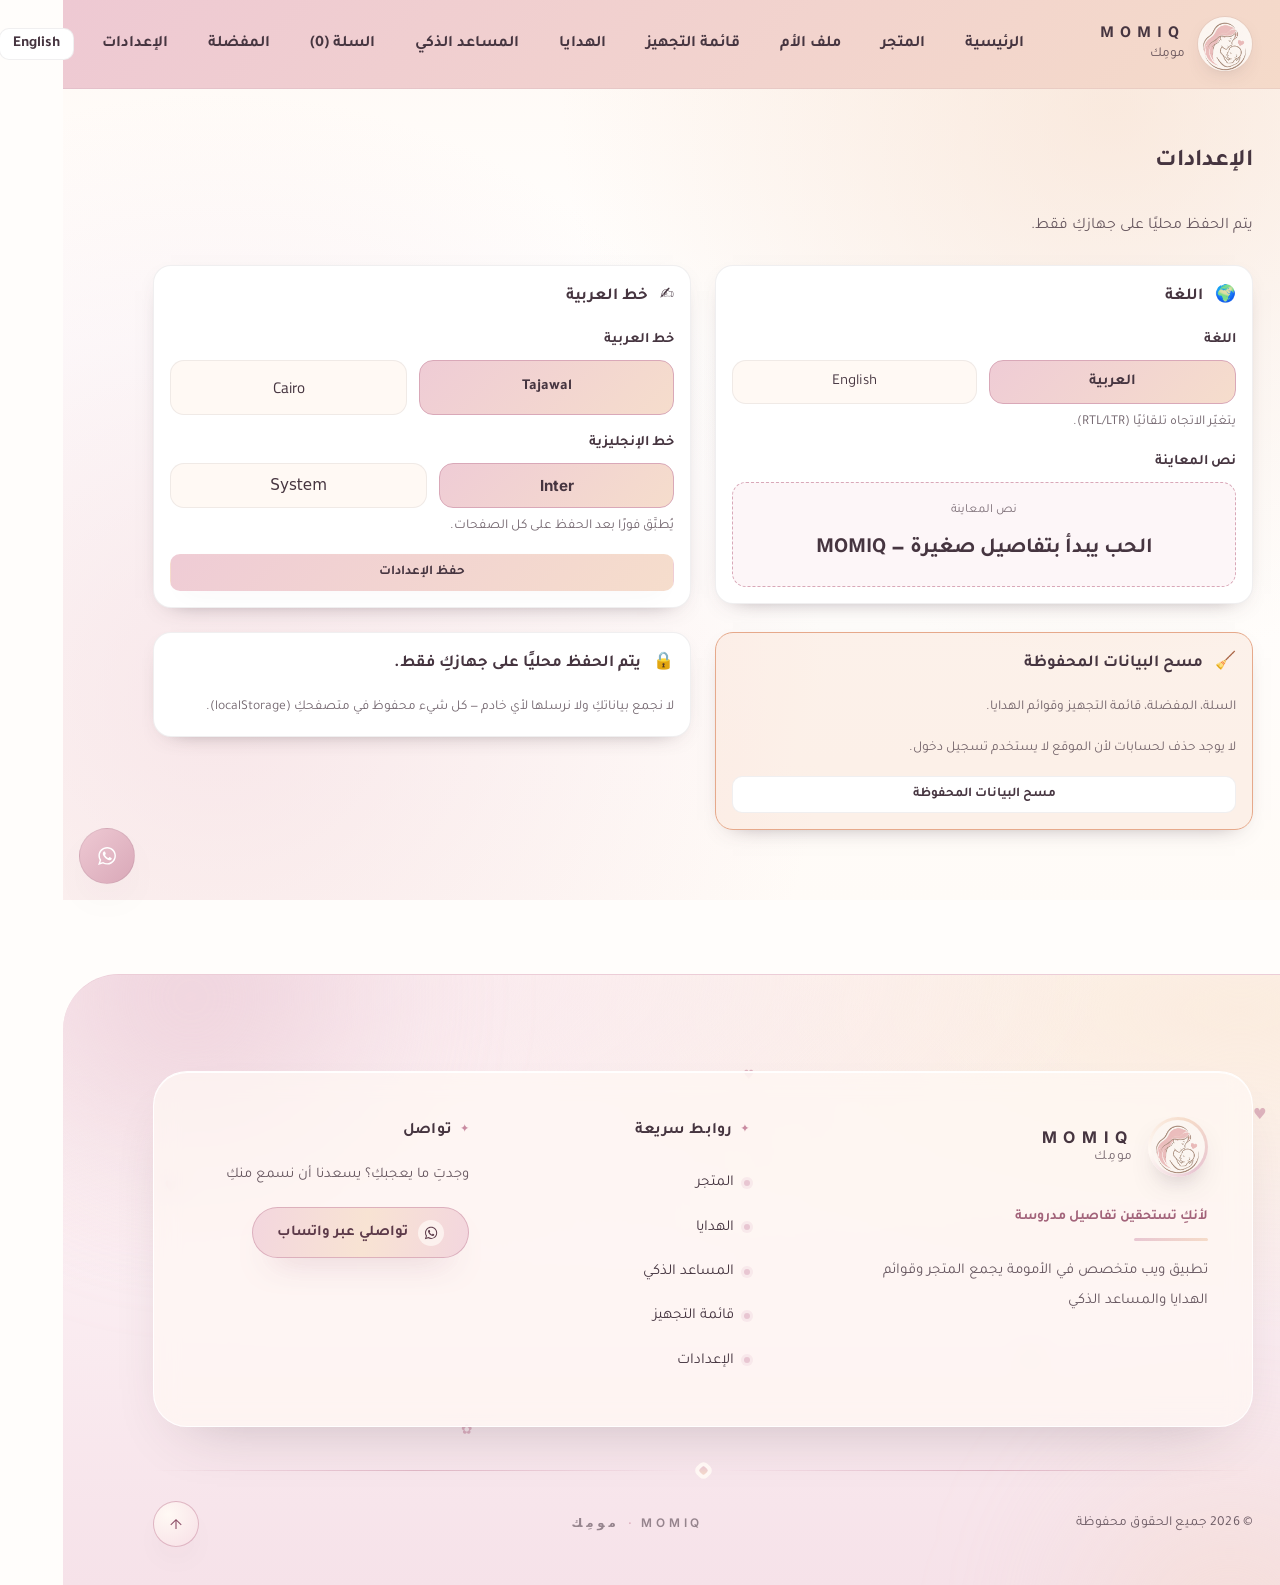
<file: settings.html>
<!DOCTYPE html>
<html lang="ar" dir="rtl">
  <head>
    <meta charset="utf-8" />
    <meta name="viewport" content="width=device-width, initial-scale=1" />
    <title>MOMIQ | الإعدادات</title>
    <link rel="preconnect" href="https://fonts.googleapis.com" />
    <link rel="preconnect" href="https://fonts.gstatic.com" crossorigin />
    <link href="https://fonts.googleapis.com/css2?family=Cairo:wght@400;600;700&family=Inter:wght@400;500;600;700&family=Tajawal:wght@400;500;600;700&display=swap" rel="stylesheet" />
    <link rel="stylesheet" href="css/style.css?v=20261030" />
    <link rel="icon" href="assets/logo.png" type="image/png" />
  </head>
  <body>
    <header class="header">
      <div class="container header__inner">
        <a class="brand" href="index.html"><img src="assets/logo.png" class="brand__logo" alt="MOMIQ" /><div class="brand__text"><span class="brand__title">MOMIQ</span><span class="brand__subtitle" data-i18n="brand_subtitle">مومِك</span></div></a>
        <nav class="nav" data-nav aria-label="MOMIQ">
          <a href="index.html" class="nav__link" data-i18n="nav_home">الرئيسية</a>
          <a href="store.html" class="nav__link" data-i18n="nav_store">المتجر</a>
          <a href="mom-profile.html" class="nav__link" data-i18n="nav_mom">ملف الأم</a>
          <a href="prep-list.html" class="nav__link" data-i18n="nav_prep">قائمة التجهيز</a>
          <a href="gift-list.html" class="nav__link" data-i18n="nav_gifts">الهدايا</a>
          <a href="ai-assistant.html" class="nav__link" data-i18n="nav_ai">المساعد الذكي</a>
          <a href="cart.html" class="nav__link"><span data-i18n="nav_cart">السلة</span> (<span id="cartBadge">0</span>)</a>
          <a href="wishlist.html" class="nav__link" data-i18n="nav_wishlist">المفضلة</a>
          <a href="settings.html" class="nav__link" data-i18n="nav_settings">الإعدادات</a>
        </nav>
        <div class="actions">
          <button class="btn btn--ghost btn--small" id="langToggle" data-i18n="lang_toggle">English</button>
          <button class="nav__toggle" data-nav-toggle aria-expanded="false"><span aria-hidden="true">☰</span><span class="sr-only">Menu</span></button>
        </div>
      </div>
    </header>

    <main>
      <section class="section">
        <div class="container">
          <header class="section__header">
            <h1 data-i18n="settings_title">الإعدادات</h1>
            <p data-i18n="settings_hint">يتم الحفظ محليًا على جهازكِ فقط.</p>
          </header>

          <div class="settings-grid">
            <!-- اللغة -->
            <section class="settings-card" aria-labelledby="setTitleLang">
              <h2 class="settings-card__title" id="setTitleLang"><span aria-hidden="true">🌍</span><span data-i18n="settings_lang">اللغة</span></h2>
              <div class="settings-field">
                <span data-i18n="settings_lang">اللغة</span>
                <div class="settings-seg" id="langSeg" role="group" aria-label="Language">
                  <button class="settings-seg__btn" type="button" data-lang="ar">العربية</button>
                  <button class="settings-seg__btn" type="button" data-lang="en">English</button>
                </div>
                <p class="settings-card__hint" data-i18n="settings_lang_hint">يتغيّر الاتجاه تلقائيًا (RTL/LTR).</p>
              </div>

              <div class="settings-field">
                <span data-i18n="settings_preview">نص المعاينة</span>
                <div class="settings-preview">
                  <span class="settings-preview__label" data-i18n="settings_preview">نص المعاينة</span>
                  <span class="settings-preview__text" id="previewText" data-i18n="settings_preview_text">الحب يبدأ بتفاصيل صغيرة — MOMIQ</span>
                </div>
              </div>
            </section>

            <!-- الخطوط -->
            <section class="settings-card" aria-labelledby="setTitleFont">
              <h2 class="settings-card__title" id="setTitleFont"><span aria-hidden="true">✍️</span><span data-i18n="settings_ar_font">الخطوط</span></h2>

              <div class="settings-field">
                <span data-i18n="settings_ar_font">خط العربية</span>
                <div class="settings-seg" id="arFontSeg" role="group" aria-label="Arabic font">
                  <button class="settings-seg__btn" type="button" data-font="Tajawal" style="font-family:'Tajawal',sans-serif">Tajawal</button>
                  <button class="settings-seg__btn" type="button" data-font="Cairo" style="font-family:'Cairo',sans-serif">Cairo</button>
                </div>
              </div>

              <div class="settings-field">
                <span data-i18n="settings_en_font">خط الإنجليزية</span>
                <div class="settings-seg" id="enFontSeg" role="group" aria-label="English font">
                  <button class="settings-seg__btn" type="button" data-font="Inter" style="font-family:'Inter',sans-serif">Inter</button>
                  <button class="settings-seg__btn" type="button" data-font="system-ui" style="font-family:system-ui,sans-serif">System</button>
                </div>
                <p class="settings-card__hint" data-i18n="settings_font_hint">يُطبَّق فورًا بعد الحفظ على كل الصفحات.</p>
              </div>

              <button class="btn btn--primary" type="button" id="saveBtn" data-i18n="settings_save">حفظ الإعدادات</button>
            </section>

            <!-- منطقة الحذف -->
            <section class="settings-card settings-danger" aria-labelledby="setTitleReset">
              <h2 class="settings-card__title" id="setTitleReset"><span aria-hidden="true">🧹</span><span data-i18n="settings_reset">مسح البيانات المحفوظة</span></h2>
              <p class="settings-card__hint" data-i18n="settings_reset_hint">السلة، المفضلة، قائمة التجهيز وقوائم الهدايا.</p>
              <p class="settings-card__hint" data-i18n="settings_reset_note">لا يوجد حذف لحسابات لأن الموقع لا يستخدم تسجيل دخول.</p>
              <button class="btn btn--ghost" type="button" id="resetBtn" data-i18n="settings_reset">مسح البيانات المحفوظة</button>
            </section>

            <!-- معلومات -->
            <section class="settings-card" aria-labelledby="setTitleInfo">
              <h2 class="settings-card__title" id="setTitleInfo"><span aria-hidden="true">🔒</span><span data-i18n="settings_hint">يتم الحفظ محليًا على جهازكِ فقط.</span></h2>
              <p class="settings-card__hint" data-i18n="privacy_text">لا نجمع بياناتكِ ولا نرسلها لأي خادم — كل شيء محفوظ في متصفحكِ (localStorage).</p>
            </section>
          </div>
        </div>
      </section>
    </main>

        <footer class="mq-footer" id="mqFooter">
      <div class="mq-footer__aura mq-footer__aura--pink" aria-hidden="true"></div>
      <div class="mq-footer__aura mq-footer__aura--peach" aria-hidden="true"></div>
      <div class="mq-footer__petals" aria-hidden="true">
        <span class="mq-footer__petal" style="--mq-x: 6%; --mq-y: 22%; --mq-delay: -1s; --mq-dur: 16s; --mq-size: 0.95rem; --mq-opacity: 0.55;">&hearts;</span>
        <span class="mq-footer__petal" style="--mq-x: 24%; --mq-y: 62%; --mq-delay: -6s; --mq-dur: 21s; --mq-size: 0.72rem; --mq-opacity: 0.4;">&#10047;</span>
        <span class="mq-footer__petal" style="--mq-x: 46%; --mq-y: 16%; --mq-delay: -11s; --mq-dur: 24s; --mq-size: 0.8rem; --mq-opacity: 0.35;">&hearts;</span>
        <span class="mq-footer__petal" style="--mq-x: 68%; --mq-y: 74%; --mq-delay: -3s; --mq-dur: 18s; --mq-size: 0.85rem; --mq-opacity: 0.45;">&#10047;</span>
        <span class="mq-footer__petal" style="--mq-x: 91%; --mq-y: 34%; --mq-delay: -8s; --mq-dur: 23s; --mq-size: 1rem; --mq-opacity: 0.5;">&hearts;</span>
      </div>

      <div class="container mq-footer__inner">
        <div class="mq-footer__panel" data-animate-stagger>
          <div class="mq-footer__brand">
            <a class="mq-footer__logo" href="index.html" aria-label="MOMIQ &mdash; مومِك">
              <span class="mq-footer__logo-mark">
                <img src="assets/logo.png" alt="" width="60" height="60" loading="lazy" />
              </span>
              <span class="mq-footer__logo-text">
                <span class="mq-footer__logo-title">MOMIQ</span>
                <span class="mq-footer__logo-sub">مومِك</span>
              </span>
            </a>
            <p class="mq-footer__tagline" data-i18n="footer_tagline">لأنكِ تستحقين تفاصيل مدروسة</p>
            <p class="mq-footer__about" data-i18n="footer_about_text">تطبيق ويب متخصص في الأمومة يجمع المتجر وقوائم الهدايا والمساعد الذكي</p>
          </div>

          <nav class="mq-footer__nav" aria-labelledby="mqFooterQuick">
            <h3 class="mq-footer__heading" id="mqFooterQuick" data-i18n="footer_quick">روابط سريعة</h3>
            <ul class="mq-footer__links">
              <li><a href="store.html"><span class="mq-footer__link-dot" aria-hidden="true"></span><span data-i18n="nav_store">المتجر</span></a></li>
              <li><a href="gift-list.html"><span class="mq-footer__link-dot" aria-hidden="true"></span><span data-i18n="nav_gifts">الهدايا</span></a></li>
              <li><a href="ai-assistant.html"><span class="mq-footer__link-dot" aria-hidden="true"></span><span data-i18n="nav_ai">المساعد الذكي</span></a></li>
              <li><a href="prep-list.html"><span class="mq-footer__link-dot" aria-hidden="true"></span><span data-i18n="nav_prep">قائمة التجهيز</span></a></li>
              <li><a href="settings.html"><span class="mq-footer__link-dot" aria-hidden="true"></span><span data-i18n="nav_settings">الإعدادات</span></a></li>
            </ul>
          </nav>

          <div class="mq-footer__contact">
            <h3 class="mq-footer__heading" data-i18n="footer_contact">تواصل</h3>
            <p class="mq-footer__hint" data-i18n="footer_hint">وجدتِ ما يعجبكِ؟ يسعدنا أن نسمع منكِ</p>
            <button class="mq-footer__wa" type="button" data-footer-whatsapp>
              <span class="mq-footer__wa-icon" aria-hidden="true">
                <svg width="18" height="18" viewBox="0 0 32 32"><path fill="currentColor" d="M19.11 17.205c-.372 0-1.088 1.39-1.518 1.39a.63.63 0 0 1-.315-.1c-.802-.402-1.504-.817-2.163-1.447-.545-.516-1.146-1.29-1.46-1.963a.426.426 0 0 1-.073-.215c0-.33.99-.945.99-1.49 0-.143-.73-2.09-.832-2.335-.143-.372-.214-.487-.6-.487-.187 0-.36-.043-.53-.043-.302 0-.53.115-.746.315-.688.645-1.032 1.318-1.06 2.264v.114c-.015.99.472 1.977 1.017 2.78 1.23 1.82 2.506 3.41 4.554 4.34.616.287 2.035.888 2.722.888.817 0 2.15-.515 2.478-1.318.13-.33.244-.73.244-1.088 0-.058 0-.144-.03-.215-.1-.172-2.434-1.39-2.678-1.39zm-2.908 7.593c-1.747 0-3.48-.53-4.942-1.49L7.793 24.41l1.132-3.337a8.955 8.955 0 0 1-1.72-5.272c0-4.955 4.04-8.995 8.997-8.995S25.2 10.845 25.2 15.8c0 4.958-4.04 8.998-8.998 8.998zm0-19.798c-5.96 0-10.8 4.842-10.8 10.8 0 1.964.53 3.898 1.546 5.574L5 27.176l5.974-1.92a10.807 10.807 0 0 0 16.03-9.455c0-5.958-4.842-10.8-10.802-10.8z"/></svg>
              </span>
              <span data-i18n="whatsapp_title">تواصلي عبر واتساب</span>
              <span class="mq-footer__wa-shine" aria-hidden="true"></span>
            </button>
          </div>
        </div>

        <div class="mq-footer__divider" aria-hidden="true"><span></span></div>

        <div class="mq-footer__bottom">
          <p class="mq-footer__copy" data-i18n="footer_rights">© 2026 جميع الحقوق محفوظة</p>
          <span class="mq-footer__signature" aria-hidden="true">MOMIQ <span>·</span> مومِك</span>
          <button class="mq-footer__top" type="button" data-footer-top aria-label="العودة للأعلى" data-i18n-aria-label="footer_top">
            <svg width="18" height="18" viewBox="0 0 16 16" aria-hidden="true"><path d="M8 3.5 13 8.5 12.3 9.2 8.5 5.4 8.5 12.5 7.5 12.5 7.5 5.4 3.7 9.2 3 8.5z" fill="currentColor"/></svg>
          </button>
        </div>
      </div>
    </footer>

    <button class="whatsapp-fab" id="waFab" aria-label="WhatsApp"><svg width="26" height="26" viewBox="0 0 32 32"><path fill="#fff" d="M19.11 17.205c-.372 0-1.088 1.39-1.518 1.39a.63.63 0 0 1-.315-.1c-.802-.402-1.504-.817-2.163-1.447-.545-.516-1.146-1.29-1.46-1.963a.426.426 0 0 1-.073-.215c0-.33.99-.945.99-1.49 0-.143-.73-2.09-.832-2.335-.143-.372-.214-.487-.6-.487-.187 0-.36-.043-.53-.043-.302 0-.53.115-.746.315-.688.645-1.032 1.318-1.06 2.264v.114c-.015.99.472 1.977 1.017 2.78 1.23 1.82 2.506 3.41 4.554 4.34.616.287 2.035.888 2.722.888.817 0 2.15-.515 2.478-1.318.13-.33.244-.73.244-1.088 0-.058 0-.144-.03-.215-.1-.172-2.434-1.39-2.678-1.39zm-2.908 7.593c-1.747 0-3.48-.53-4.942-1.49L7.793 24.41l1.132-3.337a8.955 8.955 0 0 1-1.72-5.272c0-4.955 4.04-8.995 8.997-8.995S25.2 10.845 25.2 15.8c0 4.958-4.04 8.998-8.998 8.998zm0-19.798c-5.96 0-10.8 4.842-10.8 10.8 0 1.964.53 3.898 1.546 5.574L5 27.176l5.974-1.92a10.807 10.807 0 0 0 16.03-9.455c0-5.958-4.842-10.8-10.802-10.8z"/></svg></button>

    <script src="js/storage.js"></script>
    <script src="js/data.js"></script>
    <script src="js/i18n.js?v=20261030"></script>
    <script src="js/app.js?v=20261030"></script>
    <script src="js/animations.js"></script>
    <script>
      (function () {
        var FONT_AR_KEY = "momiq_font_ar";
        var FONT_EN_KEY = "momiq_font_en";

        /* قراءة الحالة الحالية */
        function state() {
          return {
            lang: window.MomiqI18n.getLang(),
            arFont: window.MomiqStorage.get(FONT_AR_KEY, "Tajawal"),
            enFont: window.MomiqStorage.get(FONT_EN_KEY, "Inter")
          };
        }

        /* تمييز الأزرار النشطة */
        function markActive(segId, attr, value) {
          var seg = document.getElementById(segId);
          if (!seg) return;
          seg.querySelectorAll("button").forEach(function (b) {
            var on = b.getAttribute(attr) === value;
            b.classList.toggle("is-active", on);
            b.setAttribute("aria-pressed", on ? "true" : "false");
          });
        }

        function render() {
          var s = state();
          markActive("langSeg", "data-lang", s.lang);
          markActive("arFontSeg", "data-font", s.arFont);
          markActive("enFontSeg", "data-font", s.enFont);

          /* معاينة الخط العربي فورًا */
          var pv = document.getElementById("previewText");
          if (pv) pv.style.fontFamily = s.lang === "ar"
            ? "'" + s.arFont + "', 'Tajawal', 'Cairo', sans-serif"
            : "'" + s.enFont + "', 'Inter', system-ui, sans-serif";
        }

        /* اللغة — تُطبَّق فورًا (نفس منطق الهيدر) */
        document.getElementById("langSeg").addEventListener("click", function (e) {
          var b = e.target.closest("[data-lang]");
          if (!b) return;
          window.MomiqI18n.setLang(b.getAttribute("data-lang"));
          render();
        });

        /* اختيار الخط — يُحفظ عند الضغط على حفظ */
        var pending = {};
        ["arFontSeg", "enFontSeg"].forEach(function (id) {
          document.getElementById(id).addEventListener("click", function (e) {
            var b = e.target.closest("[data-font]");
            if (!b) return;
            var seg = document.getElementById(id);
            pending[id] = b.getAttribute("data-font");
            seg.querySelectorAll("button").forEach(function (x) {
              var on = x === b;
              x.classList.toggle("is-active", on);
              x.setAttribute("aria-pressed", on ? "true" : "false");
            });
            /* معاينة حيّة قبل الحفظ */
            var s = state();
            var ar = id === "arFontSeg" ? pending[id] : s.arFont;
            var en = id === "enFontSeg" ? pending[id] : s.enFont;
            var body = document.body;
            body.style.setProperty("--font-ar", "'" + ar + "', 'Tajawal', 'Cairo', system-ui, sans-serif");
            body.style.setProperty("--font-en", "'" + en + "', 'Inter', system-ui, sans-serif");
          });
        });

        /* حفظ */
        document.getElementById("saveBtn").addEventListener("click", function () {
          var s = state();
          var ar = pending.arFontSeg || s.arFont;
          var en = pending.enFontSeg || s.enFont;
          window.MomiqStorage.set(FONT_AR_KEY, ar);
          window.MomiqStorage.set(FONT_EN_KEY, en);
          pending = {};
          applyFontPreferences();
          showToast(t("settings_saved"));
          render();
        });

        /* مسح البيانات */
        document.getElementById("resetBtn").addEventListener("click", function () {
          if (!window.confirm(t("settings_reset_confirm"))) return;
          ["momiq_cart", "momiq_wishlist", "momiq_prep_list", "momiq_prep_budget",
           "momiq_gift_lists", "momiq_gift_selected", "momiq_mom_profile"].forEach(function (k) {
            try { localStorage.removeItem(k); } catch (e) {}
          });
          document.dispatchEvent(new CustomEvent("cart:updated"));
          document.dispatchEvent(new CustomEvent("wishlist:updated"));
          showToast(t("settings_reset_done"));
        });

        function boot() {
          pending = {};
          render();
        }

        document.addEventListener("DOMContentLoaded", function () {
          boot();
          document.addEventListener("lang:changed", boot);
        });
      })();
    </script>
  </body>
</html>
</file>
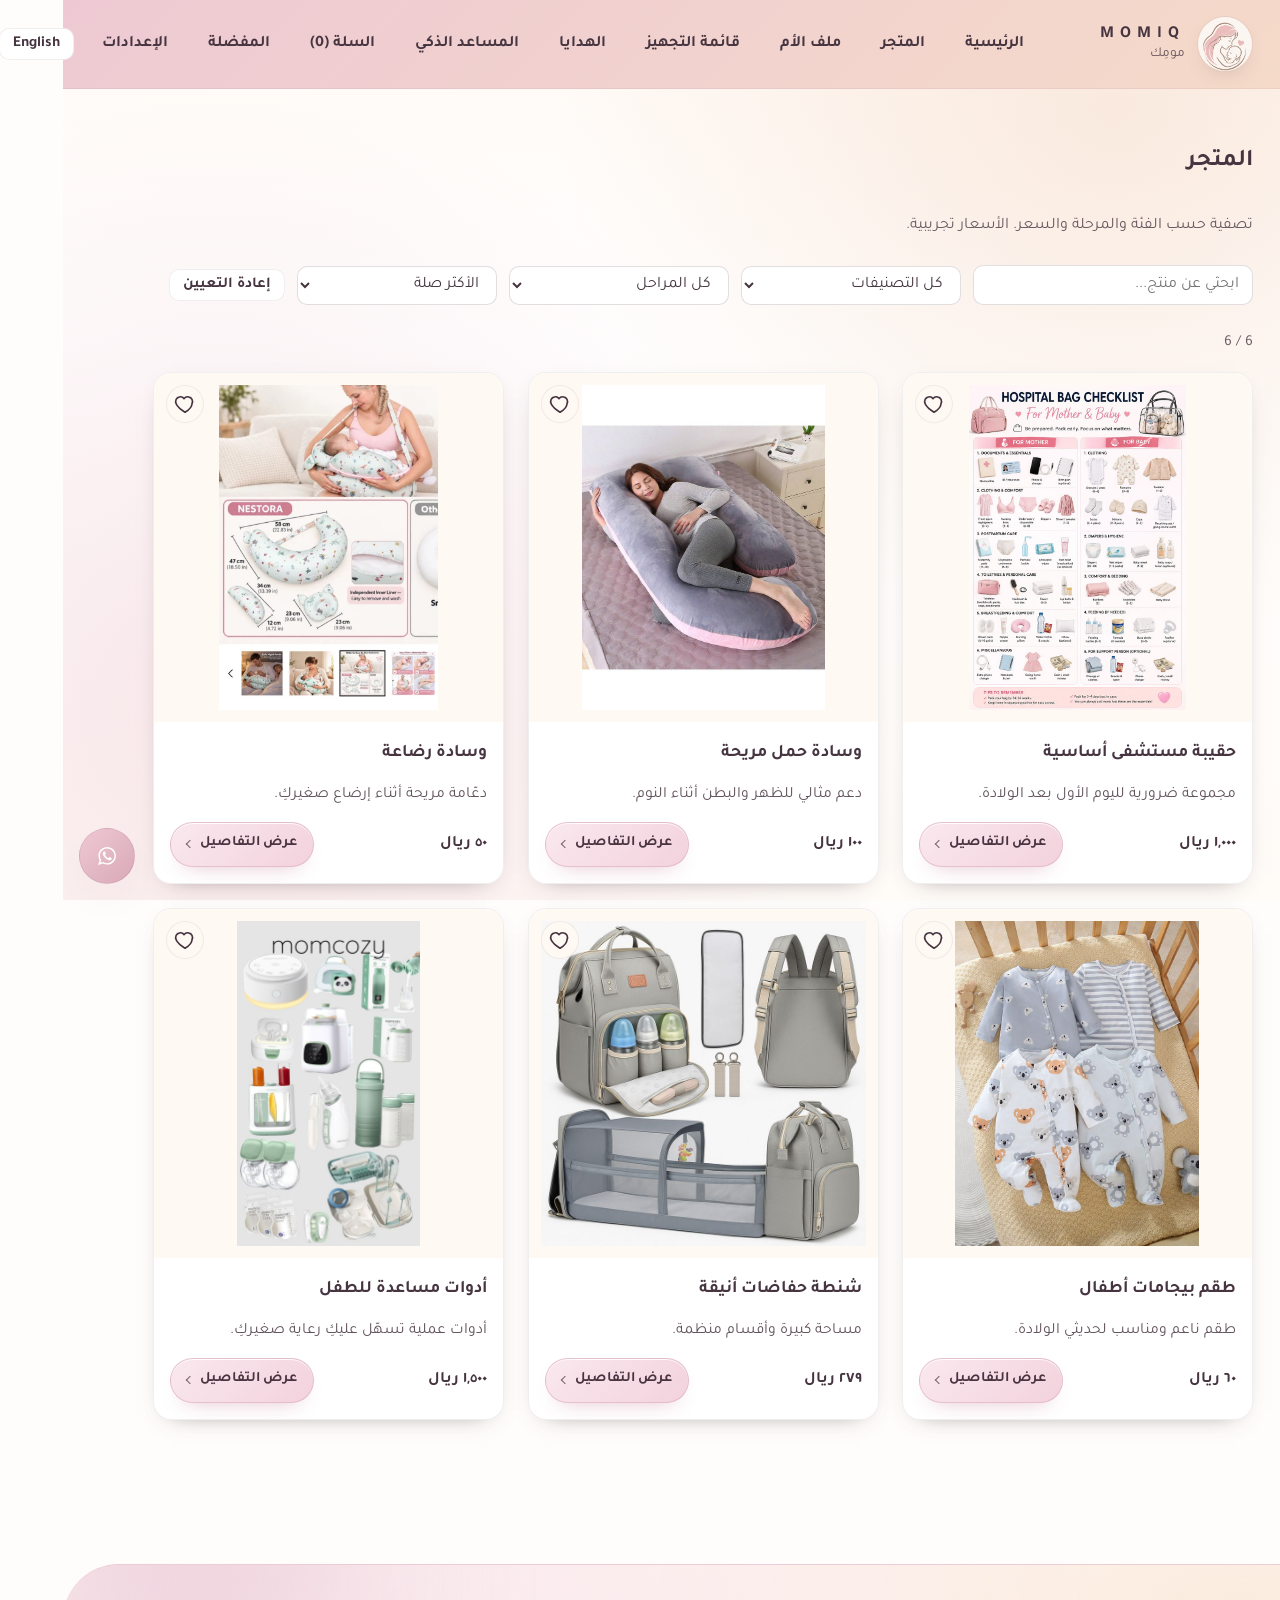
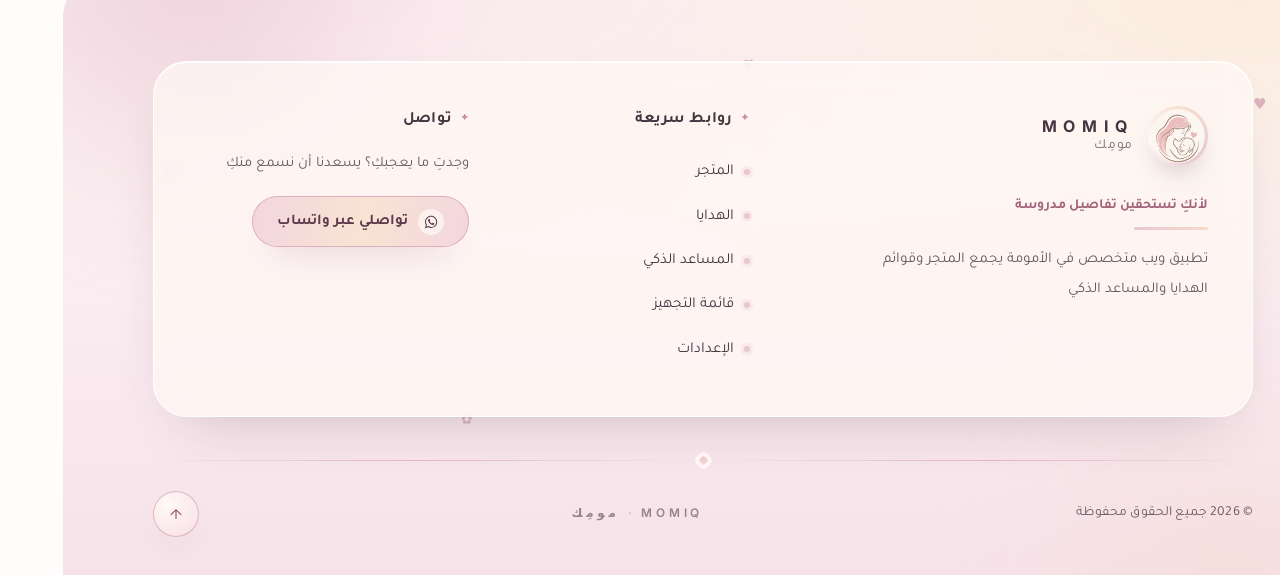
<file: store.html>
<!DOCTYPE html>
<html lang="ar" dir="rtl">
  <head>
    <meta charset="utf-8" />
    <meta name="viewport" content="width=device-width, initial-scale=1" />
    <meta name="description" content="MOMIQ - المتجر" />
    <title>MOMIQ | المتجر</title>
    <link rel="preconnect" href="https://fonts.googleapis.com" />
    <link rel="preconnect" href="https://fonts.gstatic.com" crossorigin />
    <link href="https://fonts.googleapis.com/css2?family=Cairo:wght@400;600;700&family=Inter:wght@400;500;600;700&family=Tajawal:wght@400;500;600;700&display=swap" rel="stylesheet" />
    <link rel="stylesheet" href="css/style.css?v=20261030" />
    <link rel="icon" href="assets/logo.png" type="image/svg+xml" />
  </head>
  <body>
    <header class="header">
      <div class="container header__inner">
        <a class="brand" href="index.html">
          <img src="assets/logo.png" alt="MOMIQ" class="brand__logo" />
          <div class="brand__text"><span class="brand__title">MOMIQ</span><span class="brand__subtitle" data-i18n="brand_subtitle">مومِك</span></div>
        </a>
        <nav class="nav" data-nav aria-label="MOMIQ">
          <a href="index.html" class="nav__link" data-i18n="nav_home">الرئيسية</a>
          <a href="store.html" class="nav__link" data-i18n="nav_store">المتجر</a>
          <a href="mom-profile.html" class="nav__link" data-i18n="nav_mom">ملف الأم</a>
          <a href="prep-list.html" class="nav__link" data-i18n="nav_prep">قائمة التجهيز</a>
          <a href="gift-list.html" class="nav__link" data-i18n="nav_gifts">الهدايا</a>
          <a href="ai-assistant.html" class="nav__link" data-i18n="nav_ai">المساعد الذكي</a>
          <a href="cart.html" class="nav__link"><span data-i18n="nav_cart">السلة</span> (<span id="cartBadge">0</span>)</a>
          <a href="wishlist.html" class="nav__link" data-i18n="nav_wishlist">المفضلة</a>
          <a href="settings.html" class="nav__link" data-i18n="nav_settings">الإعدادات</a>
        </nav>
        <div class="actions">
          <button class="btn btn--ghost btn--small" id="langToggle" data-i18n="lang_toggle">English</button>
          <button class="nav__toggle" data-nav-toggle aria-expanded="false"><span aria-hidden="true">☰</span><span class="sr-only">Menu</span></button>
        </div>
      </div>
    </header>

    <main>
      <section class="section">
        <div class="container">
          <header class="section__header" data-animate>
            <h1 data-i18n="store_title">المتجر</h1>
            <p data-i18n="store_note">تصفية حسب الفئة والمرحلة والسعر. الأسعار تجريبية.</p>
          </header>

          <div class="toolbar" data-animate>
            <label class="sr-only" for="searchInput">بحث</label>
            <input class="input" type="search" id="searchInput" style="max-width:280px" data-i18n-placeholder="search_placeholder" placeholder="ابحثي عن منتج..." />
            <label class="sr-only" for="filterCategory">التصنيف</label>
            <select class="select" id="filterCategory" style="max-width:220px"></select>
            <label class="sr-only" for="filterStage">مرحلة الأمومة</label>
            <select class="select" id="filterStage" style="max-width:220px">
              <option value="" data-i18n="store_filter_stage_all">كل المراحل</option>
              <option value="pregnancy-plan" data-i18n="mom_stage_plan">التخطيط للحمل</option>
              <option value="pregnancy" data-i18n="mom_stage_preg">الحمل</option>
              <option value="birth-prep" data-i18n="mom_stage_birth">الاستعداد للولادة</option>
              <option value="postpartum" data-i18n="mom_stage_post">ما بعد الولادة</option>
            </select>
            <label class="sr-only" for="sortBy">ترتيب</label>
            <select class="select" id="sortBy" style="max-width:200px">
              <option value="rel" data-i18n="store_sort_rel">الأكثر صلة</option>
              <option value="low" data-i18n="store_sort_low">الأقل سعرًا</option>
              <option value="high" data-i18n="store_sort_high">الأعلى سعرًا</option>
            </select>
            <button class="btn btn--ghost btn--small" type="button" id="resetFilters" data-i18n="store_reset">إعادة التعيين</button>
          </div>

          <p class="hint" id="resultsCount" aria-live="polite"></p>
          <div class="grid" id="storeGrid" data-animate-stagger></div>
          <p class="hint" id="emptyMsg" style="display:none" data-i18n="common_empty">لا توجد نتائج</p>
        </div>
      </section>
    </main>

        <footer class="mq-footer" id="mqFooter">
      <div class="mq-footer__aura mq-footer__aura--pink" aria-hidden="true"></div>
      <div class="mq-footer__aura mq-footer__aura--peach" aria-hidden="true"></div>
      <div class="mq-footer__petals" aria-hidden="true">
        <span class="mq-footer__petal" style="--mq-x: 6%; --mq-y: 22%; --mq-delay: -1s; --mq-dur: 16s; --mq-size: 0.95rem; --mq-opacity: 0.55;">&hearts;</span>
        <span class="mq-footer__petal" style="--mq-x: 24%; --mq-y: 62%; --mq-delay: -6s; --mq-dur: 21s; --mq-size: 0.72rem; --mq-opacity: 0.4;">&#10047;</span>
        <span class="mq-footer__petal" style="--mq-x: 46%; --mq-y: 16%; --mq-delay: -11s; --mq-dur: 24s; --mq-size: 0.8rem; --mq-opacity: 0.35;">&hearts;</span>
        <span class="mq-footer__petal" style="--mq-x: 68%; --mq-y: 74%; --mq-delay: -3s; --mq-dur: 18s; --mq-size: 0.85rem; --mq-opacity: 0.45;">&#10047;</span>
        <span class="mq-footer__petal" style="--mq-x: 91%; --mq-y: 34%; --mq-delay: -8s; --mq-dur: 23s; --mq-size: 1rem; --mq-opacity: 0.5;">&hearts;</span>
      </div>

      <div class="container mq-footer__inner">
        <div class="mq-footer__panel" data-animate-stagger>
          <div class="mq-footer__brand">
            <a class="mq-footer__logo" href="index.html" aria-label="MOMIQ &mdash; مومِك">
              <span class="mq-footer__logo-mark">
                <img src="assets/logo.png" alt="" width="60" height="60" loading="lazy" />
              </span>
              <span class="mq-footer__logo-text">
                <span class="mq-footer__logo-title">MOMIQ</span>
                <span class="mq-footer__logo-sub">مومِك</span>
              </span>
            </a>
            <p class="mq-footer__tagline" data-i18n="footer_tagline">لأنكِ تستحقين تفاصيل مدروسة</p>
            <p class="mq-footer__about" data-i18n="footer_about_text">تطبيق ويب متخصص في الأمومة يجمع المتجر وقوائم الهدايا والمساعد الذكي</p>
          </div>

          <nav class="mq-footer__nav" aria-labelledby="mqFooterQuick">
            <h3 class="mq-footer__heading" id="mqFooterQuick" data-i18n="footer_quick">روابط سريعة</h3>
            <ul class="mq-footer__links">
              <li><a href="store.html"><span class="mq-footer__link-dot" aria-hidden="true"></span><span data-i18n="nav_store">المتجر</span></a></li>
              <li><a href="gift-list.html"><span class="mq-footer__link-dot" aria-hidden="true"></span><span data-i18n="nav_gifts">الهدايا</span></a></li>
              <li><a href="ai-assistant.html"><span class="mq-footer__link-dot" aria-hidden="true"></span><span data-i18n="nav_ai">المساعد الذكي</span></a></li>
              <li><a href="prep-list.html"><span class="mq-footer__link-dot" aria-hidden="true"></span><span data-i18n="nav_prep">قائمة التجهيز</span></a></li>
              <li><a href="settings.html"><span class="mq-footer__link-dot" aria-hidden="true"></span><span data-i18n="nav_settings">الإعدادات</span></a></li>
            </ul>
          </nav>

          <div class="mq-footer__contact">
            <h3 class="mq-footer__heading" data-i18n="footer_contact">تواصل</h3>
            <p class="mq-footer__hint" data-i18n="footer_hint">وجدتِ ما يعجبكِ؟ يسعدنا أن نسمع منكِ</p>
            <button class="mq-footer__wa" type="button" data-footer-whatsapp>
              <span class="mq-footer__wa-icon" aria-hidden="true">
                <svg width="18" height="18" viewBox="0 0 32 32"><path fill="currentColor" d="M19.11 17.205c-.372 0-1.088 1.39-1.518 1.39a.63.63 0 0 1-.315-.1c-.802-.402-1.504-.817-2.163-1.447-.545-.516-1.146-1.29-1.46-1.963a.426.426 0 0 1-.073-.215c0-.33.99-.945.99-1.49 0-.143-.73-2.09-.832-2.335-.143-.372-.214-.487-.6-.487-.187 0-.36-.043-.53-.043-.302 0-.53.115-.746.315-.688.645-1.032 1.318-1.06 2.264v.114c-.015.99.472 1.977 1.017 2.78 1.23 1.82 2.506 3.41 4.554 4.34.616.287 2.035.888 2.722.888.817 0 2.15-.515 2.478-1.318.13-.33.244-.73.244-1.088 0-.058 0-.144-.03-.215-.1-.172-2.434-1.39-2.678-1.39zm-2.908 7.593c-1.747 0-3.48-.53-4.942-1.49L7.793 24.41l1.132-3.337a8.955 8.955 0 0 1-1.72-5.272c0-4.955 4.04-8.995 8.997-8.995S25.2 10.845 25.2 15.8c0 4.958-4.04 8.998-8.998 8.998zm0-19.798c-5.96 0-10.8 4.842-10.8 10.8 0 1.964.53 3.898 1.546 5.574L5 27.176l5.974-1.92a10.807 10.807 0 0 0 16.03-9.455c0-5.958-4.842-10.8-10.802-10.8z"/></svg>
              </span>
              <span data-i18n="whatsapp_title">تواصلي عبر واتساب</span>
              <span class="mq-footer__wa-shine" aria-hidden="true"></span>
            </button>
          </div>
        </div>

        <div class="mq-footer__divider" aria-hidden="true"><span></span></div>

        <div class="mq-footer__bottom">
          <p class="mq-footer__copy" data-i18n="footer_rights">© 2026 جميع الحقوق محفوظة</p>
          <span class="mq-footer__signature" aria-hidden="true">MOMIQ <span>·</span> مومِك</span>
          <button class="mq-footer__top" type="button" data-footer-top aria-label="العودة للأعلى" data-i18n-aria-label="footer_top">
            <svg width="18" height="18" viewBox="0 0 16 16" aria-hidden="true"><path d="M8 3.5 13 8.5 12.3 9.2 8.5 5.4 8.5 12.5 7.5 12.5 7.5 5.4 3.7 9.2 3 8.5z" fill="currentColor"/></svg>
          </button>
        </div>
      </div>
    </footer>

    <button class="whatsapp-fab" id="waFab" aria-label="WhatsApp">
      <svg width="26" height="26" viewBox="0 0 32 32" aria-hidden="true"><path fill="#fff" d="M19.11 17.205c-.372 0-1.088 1.39-1.518 1.39a.63.63 0 0 1-.315-.1c-.802-.402-1.504-.817-2.163-1.447-.545-.516-1.146-1.29-1.46-1.963a.426.426 0 0 1-.073-.215c0-.33.99-.945.99-1.49 0-.143-.73-2.09-.832-2.335-.143-.372-.214-.487-.6-.487-.187 0-.36-.043-.53-.043-.302 0-.53.115-.746.315-.688.645-1.032 1.318-1.06 2.264v.114c-.015.99.472 1.977 1.017 2.78 1.23 1.82 2.506 3.41 4.554 4.34.616.287 2.035.888 2.722.888.817 0 2.15-.515 2.478-1.318.13-.33.244-.73.244-1.088 0-.058 0-.144-.03-.215-.1-.172-2.434-1.39-2.678-1.39zm-2.908 7.593c-1.747 0-3.48-.53-4.942-1.49L7.793 24.41l1.132-3.337a8.955 8.955 0 0 1-1.72-5.272c0-4.955 4.04-8.995 8.997-8.995S25.2 10.845 25.2 15.8c0 4.958-4.04 8.998-8.998 8.998zm0-19.798c-5.96 0-10.8 4.842-10.8 10.8 0 1.964.53 3.898 1.546 5.574L5 27.176l5.974-1.92a10.807 10.807 0 0 0 16.03-9.455c0-5.958-4.842-10.8-10.802-10.8z"/></svg>
    </button>

    <script src="js/storage.js"></script>
    <script src="js/data.js"></script>
    <script src="js/i18n.js?v=20261030"></script>
    <script src="js/app.js?v=20261030"></script>
    <script src="js/animations.js"></script>
    <script>
      const state = { q: "", category: "", stage: "", sort: "rel" };

      function buildCategoryOptions() {
        const select = document.getElementById("filterCategory");
        const categories = Array.from(new Set((window.MomiqProducts || []).map(p => p.category)));
        select.innerHTML = `<option value="">${t("store_filter_category_all")}</option>` +
          categories.map(c => `<option value="${c}">${categoryLabel(c)}</option>`).join("");
        select.value = state.category;
      }

      function filteredProducts() {
        const lang = window.MomiqI18n.getLang();
        let list = (window.MomiqProducts || []).slice();
        if (state.category) list = list.filter(p => p.category === state.category);
        if (state.stage) list = list.filter(p => (p.stage || []).includes(state.stage));
        if (state.q) {
          const q = state.q.toLowerCase();
          list = list.filter(p => {
            const item = getProductText(p, lang);
            return `${item.name} ${item.shortDesc} ${item.desc}`.toLowerCase().includes(q);
          });
        }
        if (state.sort === "low") list.sort((a, b) => a.price - b.price);
        if (state.sort === "high") list.sort((a, b) => b.price - a.price);
        return list;
      }

      function renderStore() {
        const grid = document.getElementById("storeGrid");
        const empty = document.getElementById("emptyMsg");
        const counter = document.getElementById("resultsCount");
        const list = filteredProducts();
        if (!list.length) {
          grid.innerHTML = "";
          empty.style.display = "block";
          counter.textContent = "";
          return;
        }
        empty.style.display = "none";
        counter.textContent = `${list.length} / ${(window.MomiqProducts || []).length}`;
        grid.innerHTML = list.map(productCardHtml).join("");
        initWishButtons();
        refreshWishButtons();
      }

      document.addEventListener("DOMContentLoaded", () => {
        const params = new URLSearchParams(location.search);
        state.q = params.get("q") || "";
        state.category = params.get("category") || "";
        state.stage = params.get("stage") || "";
        document.getElementById("searchInput").value = state.q;

        buildCategoryOptions();
        document.getElementById("filterStage").value = state.stage;
        renderStore();

        document.getElementById("searchInput").addEventListener("input", event => {
          state.q = event.target.value;
          renderStore();
        });
        document.getElementById("filterCategory").addEventListener("change", event => {
          state.category = event.target.value;
          renderStore();
        });
        document.getElementById("filterStage").addEventListener("change", event => {
          state.stage = event.target.value;
          renderStore();
        });
        document.getElementById("sortBy").addEventListener("change", event => {
          state.sort = event.target.value;
          renderStore();
        });
        document.getElementById("resetFilters").addEventListener("click", () => {
          state.q = ""; state.category = ""; state.stage = ""; state.sort = "rel";
          document.getElementById("searchInput").value = "";
          document.getElementById("filterCategory").value = "";
          document.getElementById("filterStage").value = "";
          document.getElementById("sortBy").value = "rel";
          renderStore();
        });
        document.addEventListener("lang:changed", () => {
          buildCategoryOptions();
          renderStore();
        });
      });
    </script>
  </body>
</html>
</file>
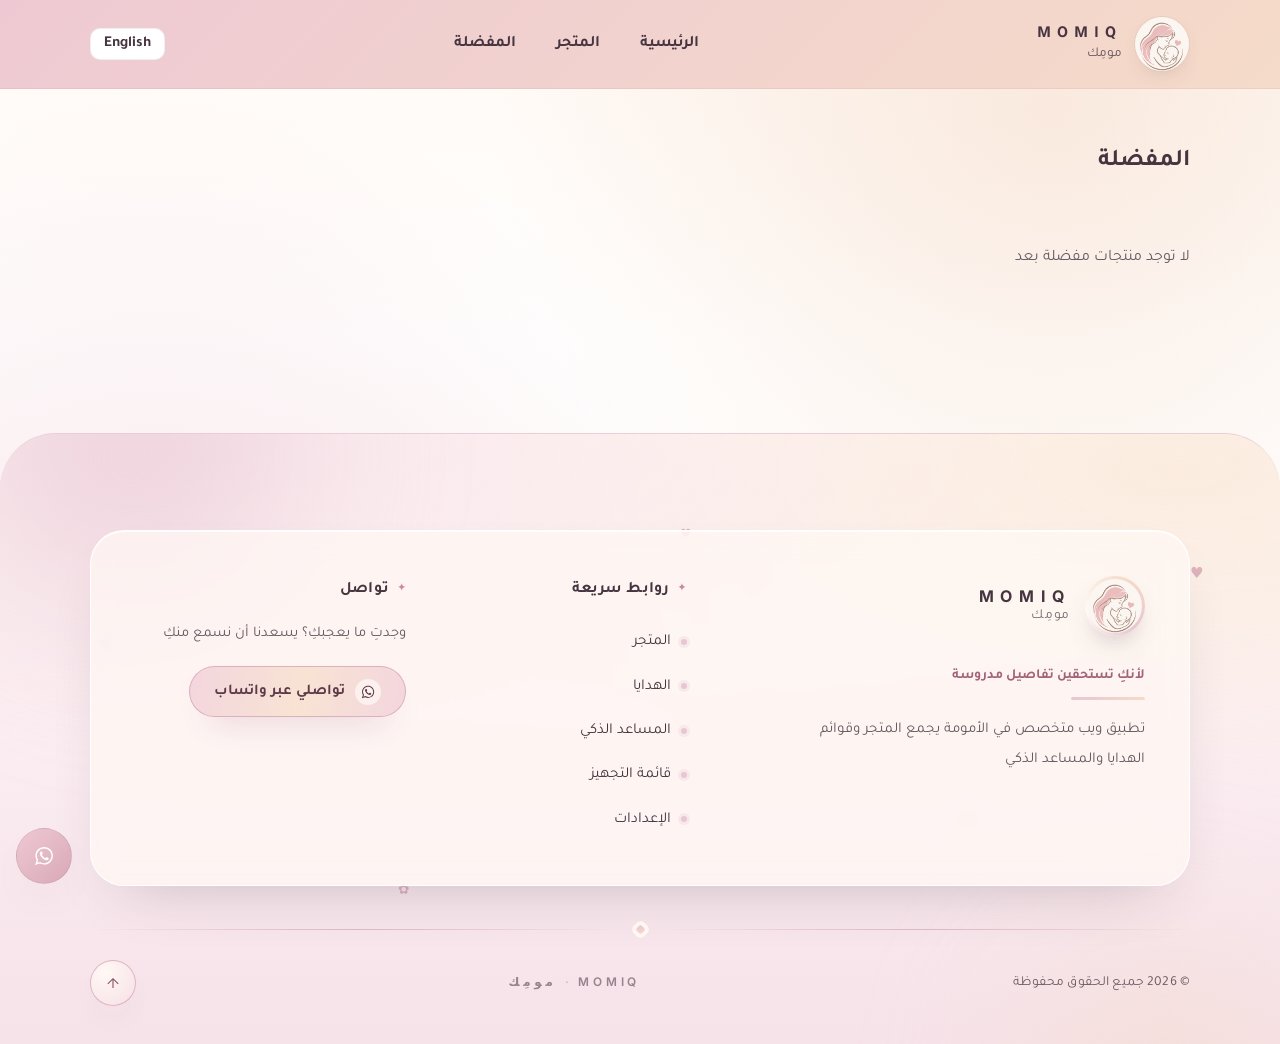
<file: wishlist.html>
<!DOCTYPE html>
<html lang="ar" dir="rtl">
  <head>
    <meta charset="utf-8" />
    <meta name="viewport" content="width=device-width, initial-scale=1" />
    <title>MOMIQ | المفضلة</title>
    <link rel="preconnect" href="https://fonts.googleapis.com" />
    <link rel="preconnect" href="https://fonts.gstatic.com" crossorigin />
    <link href="https://fonts.googleapis.com/css2?family=Cairo:wght@400;600;700&family=Inter:wght@400;500;600;700&family=Tajawal:wght@400;500;600;700&display=swap" rel="stylesheet" />
    <link rel="stylesheet" href="css/style.css?v=20261030" />
    <link rel="icon" href="assets/logo.png" type="image/svg+xml" />
  </head>
  <body>
    <header class="header"><div class="container header__inner"><a class="brand" href="index.html"><img src="assets/logo.png" class="brand__logo"/><div class="brand__text"><span class="brand__title">MOMIQ</span><span class="brand__subtitle" data-i18n="brand_subtitle">مومِك</span></div></a><nav class="nav" data-nav><a href="index.html" class="nav__link" data-i18n="nav_home">الرئيسية</a><a href="store.html" class="nav__link" data-i18n="nav_store">المتجر</a><a href="wishlist.html" class="nav__link" data-i18n="nav_wishlist">المفضلة</a></nav><div class="actions"><button class="btn btn--ghost btn--small" id="langToggle" data-i18n="lang_toggle">English</button><button class="nav__toggle" data-nav-toggle aria-expanded="false"><span>☰</span></button></div></div></header>
    <main><section class="section"><div class="container"><header class="section__header"><h1 data-i18n="wishlist_title">المفضلة</h1></header><div id="wishGrid" class="grid"></div><p id="wishEmpty" style="display:none;opacity:.8" data-i18n="wishlist_empty">لا توجد منتجات مفضلة بعد</p></div></section></main>
        <footer class="mq-footer" id="mqFooter">
      <div class="mq-footer__aura mq-footer__aura--pink" aria-hidden="true"></div>
      <div class="mq-footer__aura mq-footer__aura--peach" aria-hidden="true"></div>
      <div class="mq-footer__petals" aria-hidden="true">
        <span class="mq-footer__petal" style="--mq-x: 6%; --mq-y: 22%; --mq-delay: -1s; --mq-dur: 16s; --mq-size: 0.95rem; --mq-opacity: 0.55;">&hearts;</span>
        <span class="mq-footer__petal" style="--mq-x: 24%; --mq-y: 62%; --mq-delay: -6s; --mq-dur: 21s; --mq-size: 0.72rem; --mq-opacity: 0.4;">&#10047;</span>
        <span class="mq-footer__petal" style="--mq-x: 46%; --mq-y: 16%; --mq-delay: -11s; --mq-dur: 24s; --mq-size: 0.8rem; --mq-opacity: 0.35;">&hearts;</span>
        <span class="mq-footer__petal" style="--mq-x: 68%; --mq-y: 74%; --mq-delay: -3s; --mq-dur: 18s; --mq-size: 0.85rem; --mq-opacity: 0.45;">&#10047;</span>
        <span class="mq-footer__petal" style="--mq-x: 91%; --mq-y: 34%; --mq-delay: -8s; --mq-dur: 23s; --mq-size: 1rem; --mq-opacity: 0.5;">&hearts;</span>
      </div>

      <div class="container mq-footer__inner">
        <div class="mq-footer__panel" data-animate-stagger>
          <div class="mq-footer__brand">
            <a class="mq-footer__logo" href="index.html" aria-label="MOMIQ &mdash; مومِك">
              <span class="mq-footer__logo-mark">
                <img src="assets/logo.png" alt="" width="60" height="60" loading="lazy" />
              </span>
              <span class="mq-footer__logo-text">
                <span class="mq-footer__logo-title">MOMIQ</span>
                <span class="mq-footer__logo-sub">مومِك</span>
              </span>
            </a>
            <p class="mq-footer__tagline" data-i18n="footer_tagline">لأنكِ تستحقين تفاصيل مدروسة</p>
            <p class="mq-footer__about" data-i18n="footer_about_text">تطبيق ويب متخصص في الأمومة يجمع المتجر وقوائم الهدايا والمساعد الذكي</p>
          </div>

          <nav class="mq-footer__nav" aria-labelledby="mqFooterQuick">
            <h3 class="mq-footer__heading" id="mqFooterQuick" data-i18n="footer_quick">روابط سريعة</h3>
            <ul class="mq-footer__links">
              <li><a href="store.html"><span class="mq-footer__link-dot" aria-hidden="true"></span><span data-i18n="nav_store">المتجر</span></a></li>
              <li><a href="gift-list.html"><span class="mq-footer__link-dot" aria-hidden="true"></span><span data-i18n="nav_gifts">الهدايا</span></a></li>
              <li><a href="ai-assistant.html"><span class="mq-footer__link-dot" aria-hidden="true"></span><span data-i18n="nav_ai">المساعد الذكي</span></a></li>
              <li><a href="prep-list.html"><span class="mq-footer__link-dot" aria-hidden="true"></span><span data-i18n="nav_prep">قائمة التجهيز</span></a></li>
              <li><a href="settings.html"><span class="mq-footer__link-dot" aria-hidden="true"></span><span data-i18n="nav_settings">الإعدادات</span></a></li>
            </ul>
          </nav>

          <div class="mq-footer__contact">
            <h3 class="mq-footer__heading" data-i18n="footer_contact">تواصل</h3>
            <p class="mq-footer__hint" data-i18n="footer_hint">وجدتِ ما يعجبكِ؟ يسعدنا أن نسمع منكِ</p>
            <button class="mq-footer__wa" type="button" data-footer-whatsapp>
              <span class="mq-footer__wa-icon" aria-hidden="true">
                <svg width="18" height="18" viewBox="0 0 32 32"><path fill="currentColor" d="M19.11 17.205c-.372 0-1.088 1.39-1.518 1.39a.63.63 0 0 1-.315-.1c-.802-.402-1.504-.817-2.163-1.447-.545-.516-1.146-1.29-1.46-1.963a.426.426 0 0 1-.073-.215c0-.33.99-.945.99-1.49 0-.143-.73-2.09-.832-2.335-.143-.372-.214-.487-.6-.487-.187 0-.36-.043-.53-.043-.302 0-.53.115-.746.315-.688.645-1.032 1.318-1.06 2.264v.114c-.015.99.472 1.977 1.017 2.78 1.23 1.82 2.506 3.41 4.554 4.34.616.287 2.035.888 2.722.888.817 0 2.15-.515 2.478-1.318.13-.33.244-.73.244-1.088 0-.058 0-.144-.03-.215-.1-.172-2.434-1.39-2.678-1.39zm-2.908 7.593c-1.747 0-3.48-.53-4.942-1.49L7.793 24.41l1.132-3.337a8.955 8.955 0 0 1-1.72-5.272c0-4.955 4.04-8.995 8.997-8.995S25.2 10.845 25.2 15.8c0 4.958-4.04 8.998-8.998 8.998zm0-19.798c-5.96 0-10.8 4.842-10.8 10.8 0 1.964.53 3.898 1.546 5.574L5 27.176l5.974-1.92a10.807 10.807 0 0 0 16.03-9.455c0-5.958-4.842-10.8-10.802-10.8z"/></svg>
              </span>
              <span data-i18n="whatsapp_title">تواصلي عبر واتساب</span>
              <span class="mq-footer__wa-shine" aria-hidden="true"></span>
            </button>
          </div>
        </div>

        <div class="mq-footer__divider" aria-hidden="true"><span></span></div>

        <div class="mq-footer__bottom">
          <p class="mq-footer__copy" data-i18n="footer_rights">© 2026 جميع الحقوق محفوظة</p>
          <span class="mq-footer__signature" aria-hidden="true">MOMIQ <span>·</span> مومِك</span>
          <button class="mq-footer__top" type="button" data-footer-top aria-label="العودة للأعلى" data-i18n-aria-label="footer_top">
            <svg width="18" height="18" viewBox="0 0 16 16" aria-hidden="true"><path d="M8 3.5 13 8.5 12.3 9.2 8.5 5.4 8.5 12.5 7.5 12.5 7.5 5.4 3.7 9.2 3 8.5z" fill="currentColor"/></svg>
          </button>
        </div>
      </div>
    </footer>
    <button class="whatsapp-fab" id="waFab"><svg width="26" height="26" viewBox="0 0 32 32"><path fill="#fff" d="M19.11 17.205c-.372 0-1.088 1.39-1.518 1.39a.63.63 0 0 1-.315-.1c-.802-.402-1.504-.817-2.163-1.447-.545-.516-1.146-1.29-1.46-1.963a.426.426 0 0 1-.073-.215c0-.33.99-.945.99-1.49 0-.143-.73-2.09-.832-2.335-.143-.372-.214-.487-.6-.487-.187 0-.36-.043-.53-.043-.302 0-.53.115-.746.315-.688.645-1.032 1.318-1.06 2.264v.114c-.015.99.472 1.977 1.017 2.78 1.23 1.82 2.506 3.41 4.554 4.34.616.287 2.035.888 2.722.888.817 0 2.15-.515 2.478-1.318.13-.33.244-.73.244-1.088 0-.058 0-.144-.03-.215-.1-.172-2.434-1.39-2.678-1.39zm-2.908 7.593c-1.747 0-3.48-.53-4.942-1.49L7.793 24.41l1.132-3.337a8.955 8.955 0 0 1-1.72-5.272c0-4.955 4.04-8.995 8.997-8.995S25.2 10.845 25.2 15.8c0 4.958-4.04 8.998-8.998 8.998zm0-19.798c-5.96 0-10.8 4.842-10.8 10.8 0 1.964.53 3.898 1.546 5.574L5 27.176l5.974-1.92a10.807 10.807 0 0 0 16.03-9.455c0-5.958-4.842-10.8-10.802-10.8z"/></svg></button>
    <script src="js/storage.js"></script><script src="js/data.js"></script><script src="js/i18n.js?v=20261030"></script><script src="js/app.js?v=20261030"></script>
    <script>
      function load(){ const g=document.getElementById("wishGrid"); const e=document.getElementById("wishEmpty"); const w=JSON.parse(localStorage.getItem("momiq_wishlist")||"[]"); const prods=window.MomiqProducts||[]; g.innerHTML=""; if(!w.length){e.style.display="block";return;} e.style.display="none"; w.forEach(x=>{ const p=prods.find(pr=>pr.id===x.id); if(!p)return; const t=p[window.MomiqI18n.getLang()]||p.ar; const img=p.image||"assets/img/placeholder.svg"; const art=document.createElement("article"); art.className="card"; art.innerHTML=`<div class="card__media"><img src="${img}" onerror="this.src='assets/img/placeholder.svg'"></div><div class="card__body"><h3>${t.name}</h3><div class="card__meta"><a class="btn btn--small btn--details" href="product.html?id=${p.id}" data-i18n="view_details">عرض التفاصيل</a><button class="btn btn--small btn--ghost" onclick="rem('${p.id}')" data-i18n="common_delete">حذف</button></div></div>`; g.appendChild(art); }); if(window.MomiqI18n.applyI18n) window.MomiqI18n.applyI18n(window.MomiqI18n.getLang()); }
      function rem(id){ let w=JSON.parse(localStorage.getItem("momiq_wishlist")||"[]"); w=w.filter(x=>x.id!==id); localStorage.setItem("momiq_wishlist",JSON.stringify(w)); load(); }
      document.addEventListener("DOMContentLoaded",load);
    </script>
  </body>
</html>
</file>
<file: css/style.css>
/* MOMIQ - نظام تصميم موحد */
/* ألوان الهوية */
:root {
  --color-primary: #EEC9D3;
  --color-cream: #FFF9F4;
  --color-peach: #F5DBC9;
  --color-mauve: #D9A8B8;
  --color-text: #463540;
  --color-bg: #FFFFFF;
  --color-surface: #FFFFFF;
  --color-border: rgba(70, 53, 64, 0.08);
  --color-border-strong: rgba(70, 53, 64, 0.16);
  --color-shadow: 0 10px 30px -20px rgba(70, 53, 64, 0.9);
  --color-shadow-soft: 0 8px 24px -18px rgba(70, 53, 64, 0.8);
  --radius-sm: 10px;
  --radius-md: 14px;
  --radius-lg: 18px;
  --radius-xl: 24px;
  --spacing-xs: 0.5rem;
  --spacing-sm: 0.75rem;
  --spacing-md: 1rem;
  --spacing-lg: 1.5rem;
  --spacing-xl: 2rem;
  --spacing-2xl: 3rem;
  --container-max: 1100px;
  --transition: 160ms ease;
  --font-ar: 'Tajawal', 'Cairo', system-ui, sans-serif;
  --font-en: 'Inter', system-ui, sans-serif;
}

/* إعادة تعيين بسيطة */
*, *::before, *::after {
  box-sizing: border-box;
}

html {
  scroll-behavior: smooth;
  text-rendering: optimizeLegibility;
  -webkit-font-smoothing: antialiased;
  -moz-osx-font-smoothing: grayscale;
}

body {
  margin: 0;
  font-family: "Tajawal", "Cairo", system-ui, -apple-system, "Segoe UI", "Roboto", "Helvetica Neue", Arial, sans-serif;
  background-color: #FFFDFB;
  background-image:
    radial-gradient(circle at 82% 12%, rgba(245, 219, 201, 0.55) 0%, rgba(255, 255, 255, 0) 42%),
    radial-gradient(circle at 12% 78%, rgba(238, 201, 211, 0.42) 0%, rgba(255, 255, 255, 0) 46%),
    linear-gradient(180deg, #FFF9F4 0%, #FFFFFF 38%, #FFFBF7 100%);
  background-attachment: fixed;
  color: var(--color-text);
  line-height: 1.8;
  font-size: 16px;
  direction: rtl;
}

body[dir="ltr"] {
  font-family: "Inter", "Segoe UI", "Roboto", "Helvetica Neue", Arial, sans-serif;
  direction: ltr;
  line-height: 1.7;
}

img, svg, video {
  max-width: 100%;
  height: auto;
  display: block;
}

a {
  color: inherit;
  text-decoration: none;
}

button {
  font-family: inherit;
}

ul {
  padding: 0;
  margin: 0;
  list-style: none;
}

/* حاوية */
.container {
  width: min(var(--container-max), calc(100% - 2 * var(--spacing-md)));
  margin: 0 auto;
}

/* شريط التنقل */
.header {
  position: sticky;
  top: 0;
  z-index: 20;
  background: linear-gradient(135deg, #EEC9D3, #F5DBC9);
  border-bottom: 1px solid rgba(70, 53, 64, 0.06);
  color: var(--color-text);
}

.header__inner {
  display: flex;
  align-items: center;
  justify-content: space-between;
  gap: var(--spacing-md);
  padding: var(--spacing-md) 0;
  flex-wrap: nowrap;
  white-space: nowrap;
}

.brand {
  order: -1;
  display: flex;
  align-items: center;
  gap: var(--spacing-sm);
  flex-shrink: 0;
  margin-inline-end: var(--spacing-2xl);
}

.brand__logo {
  width: 56px;
  height: 56px;
  border-radius: 50%;
  box-shadow: var(--color-shadow-soft);
  border: 1px solid var(--color-border);
}

.brand__text {
  display: flex;
  flex-direction: column;
  line-height: 1;
}

.brand__title {
  font-weight: 700;
  letter-spacing: 6px;
  font-size: 1.05rem;
  text-transform: uppercase;
}

.brand__subtitle {
  margin-top: 4px;
  font-size: 0.85rem;
  opacity: 0.8;
}

.nav {
  display: none;
  align-items: center;
  gap: var(--spacing-md);
  flex-wrap: nowrap;
  white-space: nowrap;
}

.nav__link {
  position: relative;
  font-weight: 600;
  padding: var(--spacing-xs) var(--spacing-sm);
  border-radius: var(--radius-sm);
  white-space: nowrap;
  color: var(--color-text);
  transition: background-color var(--transition), color var(--transition);
}

.nav__link:hover,
.nav__link:focus-visible,
.nav__link:active {
  background: rgba(238, 201, 211, 0.28);
  color: #FFFFFF;
}

.nav__toggle {
  display: inline-flex;
  align-items: center;
  gap: var(--spacing-xs);
  padding: 0.5rem 0.9rem;
  border-radius: var(--radius-sm);
  border: 1px solid var(--color-border);
  background: var(--color-surface);
  box-shadow: var(--color-shadow-soft);
}

.actions {
  display: flex;
  align-items: center;
  gap: var(--spacing-xs);
  flex-wrap: wrap;
}

.btn {
  display: inline-flex;
  align-items: center;
  justify-content: center;
  gap: var(--spacing-xs);
  border: 1px solid transparent;
  background: transparent;
  color: inherit;
  padding: 0.55rem 1rem;
  border-radius: var(--radius-sm);
  font-weight: 600;
  transition: transform var(--transition), box-shadow var(--transition), background-color var(--transition), border-color var(--transition);
}

.btn:focus-visible {
  outline: 3px solid rgba(217, 168, 184, 0.4);
  outline-offset: 2px;
}

.btn--ghost {
  border-color: var(--color-border);
  background: var(--color-surface);
}

.btn--primary {
  background: linear-gradient(135deg, rgba(238, 201, 211, 0.95), rgba(245, 219, 201, 0.95));
  color: var(--color-text);
  box-shadow: var(--color-shadow-soft);
}

.btn--soft {
  background: rgba(245, 219, 201, 0.4);
}

.btn--small {
  padding: 0.4rem 0.8rem;
  font-size: 0.95rem;
}

/* زر "عرض التفاصيل" */
.btn--details {
  gap: 0.45rem;
  padding: 0.55rem 1rem;
  border: 1px solid rgba(217, 168, 184, 0.55);
  border-radius: 999px;
  background-color: #F4D6E0;
  background-image: linear-gradient(135deg, #FBEAF0 0%, #F3D4DF 55%, #EAC4D2 100%);
  background-size: 180% 180%;
  background-position: 0% 50%;
  color: #4A3440;
  font-size: 0.9rem;
  font-weight: 700;
  letter-spacing: 0.01em;
  white-space: nowrap;
  box-shadow:
    0 10px 22px -14px rgba(217, 168, 184, 0.95),
    inset 0 1px 0 rgba(255, 255, 255, 0.85);
  transition:
    transform var(--transition),
    box-shadow var(--transition),
    background-position 0.55s ease,
    border-color var(--transition);
}

.btn--details::after {
  content: "";
  flex: 0 0 auto;
  width: 6px;
  height: 6px;
  border-top: 1.8px solid currentColor;
  border-right: 1.8px solid currentColor;
  transform: rotate(45deg);
  opacity: 0.75;
}

[dir="rtl"] .btn--details::after {
  transform: rotate(-135deg);
}

.btn--details:hover,
.btn--details:focus-visible {
  background-position: 100% 50%;
  border-color: rgba(196, 137, 157, 0.75);
  color: #4A3440;
  transform: translateY(-2px);
  box-shadow:
    0 16px 30px -15px rgba(196, 137, 157, 1),
    inset 0 1px 0 rgba(255, 255, 255, 0.9);
}

.btn--details:focus-visible {
  outline: 3px solid #B76B84;
  outline-offset: 3px;
}

.btn--details:active {
  transform: translateY(0) scale(0.98);
  box-shadow:
    0 8px 18px -12px rgba(196, 137, 157, 0.9),
    inset 0 1px 0 rgba(255, 255, 255, 0.8);
}

/* ---------- زر القلب (المفضلة) ---------- */
.btn--wish {
  display: inline-grid;
  place-items: center;
  width: 42px;
  height: 42px;
  padding: 0;
  flex: 0 0 auto;
  border: 1px solid var(--color-border);
  border-radius: 50%;
  background: var(--color-surface);
  color: var(--color-text);
  cursor: pointer;
  transition: transform var(--transition), background-color var(--transition),
    border-color var(--transition), color var(--transition), box-shadow var(--transition);
}

.btn--wish svg {
  width: 22px;
  height: 22px;
  fill: none;
  stroke: currentColor;
  stroke-width: 1.8;
  stroke-linejoin: round;
  transition: fill var(--transition), transform var(--transition);
}

.btn--wish:hover,
.btn--wish:focus-visible {
  transform: scale(1.1);
  border-color: var(--color-mauve);
  box-shadow: var(--color-shadow-soft);
}

.btn--wish:active {
  transform: scale(0.92);
}

/* الحالة: ضمن المفضلة → قلب ممتلئ وردي */
.btn--wish.is-active {
  background: linear-gradient(135deg, #EEC9D3, #F5DBC9);
  border-color: #EEC9D3;
  color: #D2536E;
}

.btn--wish.is-active svg {
  fill: currentColor;
  stroke: currentColor;
  animation: wish-pop 0.32s ease;
}

@keyframes wish-pop {
  0%   { transform: scale(0.6); }
  55%  { transform: scale(1.28); }
  100% { transform: scale(1); }
}

/* زر القلب فوق صورة البطاقة */
.btn--wish--card {
  position: absolute;
  inset-block-start: var(--spacing-sm);
  inset-inline-end: var(--spacing-sm);
  z-index: 2;
  width: 38px;
  height: 38px;
  background: rgba(255, 249, 244, 0.92);
  backdrop-filter: blur(4px);
  box-shadow: var(--color-shadow-soft);
}

.btn--wish--card:hover,
.btn--wish--card:focus-visible {
  background: var(--color-cream);
}

.hero {
  padding: var(--spacing-2xl) 0 var(--spacing-xl);
}

.hero__grid {
  display: grid;
  gap: var(--spacing-xl);
  align-items: center;
}

.hero__content h1 {
  margin: 0 0 var(--spacing-sm);
  font-size: clamp(1.5rem, 3vw, 2.4rem);
  line-height: 1.35;
}

.hero__content p {
  margin: 0 0 var(--spacing-lg);
  opacity: 0.9;
}

.hero__actions {
  display: flex;
  flex-wrap: wrap;
  gap: var(--spacing-sm);
}

.hero__media {
  position: relative;
  display: grid;
  place-items: center;
}

.hero__card {
  width: min(420px, 100%);
  aspect-ratio: 1 / 1;
  border-radius: var(--radius-xl);
  overflow: hidden;
  border: 1px solid var(--color-border);
  box-shadow: var(--color-shadow);
  background: var(--color-cream);
}

.hero__card img {
  width: 100%;
  height: 100%;
  object-fit: contain;
  object-position: center;
  padding: var(--spacing-sm);
  box-sizing: border-box;
}

.thumb {
  width: 72px;
  height: 72px;
  object-fit: cover;
  border-radius: 12px;
  border: 1px solid var(--color-border);
  background: var(--color-cream);
  cursor: pointer;
  transition: border-color var(--transition), transform var(--transition);
}

.thumb:hover,
.thumb:focus-visible {
  border-color: var(--color-mauve);
  transform: scale(1.05);
}

.section {
  padding: var(--spacing-xl) 0;
}

.section__header {
  display: flex;
  flex-direction: column;
  gap: var(--spacing-xs);
  margin-bottom: var(--spacing-lg);
}

.section__header h2 {
  margin: 0;
  font-size: clamp(1.6rem, 3vw, 2.4rem);
}

.section__header p {
  margin: 0;
  opacity: 0.8;
}

.grid {
  display: grid;
  gap: var(--spacing-lg);
  grid-template-columns: repeat(1, minmax(0, 1fr));
}

.card {
  background: var(--color-surface);
  border: 1px solid var(--color-border);
  border-radius: var(--radius-lg);
  box-shadow: var(--color-shadow-soft);
  overflow: hidden;
  display: flex;
  flex-direction: column;
  transition: transform var(--transition), box-shadow var(--transition);
}

.card:hover {
  transform: translateY(-4px);
  box-shadow: 0 16px 40px -24px rgba(70, 53, 64, 0.9);
}

.card__media {
  position: relative;
  aspect-ratio: 1 / 1;
  overflow: hidden;
  background: var(--color-cream);
}

.card__media img {
  width: 100%;
  height: 100%;
  object-fit: contain;
  object-position: center;
  padding: var(--spacing-sm);
  box-sizing: border-box;
  transition: transform 0.45s ease;
}

.card:hover .card__media img {
  transform: scale(1.04);
}

.card__body {
  display: flex;
  flex-direction: column;
  gap: var(--spacing-sm);
  padding: var(--spacing-md);
}

.card__title {
  margin: 0;
  font-size: 1.1rem;
}

.card__text {
  margin: 0;
  opacity: 0.85;
  font-size: 0.98rem;
}

.card__meta {
  display: flex;
  align-items: center;
  justify-content: space-between;
  margin-top: auto;
}

.price {
  font-weight: 700;
}

.whatsapp-fab {
  position: fixed;
  inset-inline-end: 1rem;
  bottom: 1rem;
  width: 56px;
  height: 56px;
  border-radius: 50%;
  display: grid;
  place-items: center;
  background: linear-gradient(135deg, #EEC9D3, #D9A8B8);
  box-shadow: 0 18px 40px -24px rgba(70, 53, 64, 1);
  border: 1px solid var(--color-border);
  z-index: 30;
}

.footer {
  border-top: 1px solid var(--color-border);
  padding: var(--spacing-xl) 0;
  background: rgba(255, 249, 244, 0.6);
}

.footer__grid {
  display: grid;
  gap: var(--spacing-lg);
  grid-template-columns: repeat(1, minmax(0, 1fr));
}

.footer__brand {
  display: flex;
  flex-direction: column;
  gap: var(--spacing-sm);
}

.footer__list {
  display: flex;
  flex-direction: column;
  gap: var(--spacing-xs);
}

.sr-only {
  position: absolute;
  width: 1px;
  height: 1px;
  padding: 0;
  margin: -1px;
  overflow: hidden;
  clip: rect(0, 0, 0, 0);
  white-space: nowrap;
  border: 0;
}

/* Tablet */
@media (min-width: 640px) {
  .nav {
    display: flex;
  }
  .nav__toggle {
    display: none;
  }
  .grid {
    grid-template-columns: repeat(2, minmax(0, 1fr));
  }
  .footer__grid {
    grid-template-columns: repeat(2, minmax(0, 1fr));
  }
}

/* Desktop */
@media (min-width: 960px) {
  .hero__grid {
    grid-template-columns: repeat(2, minmax(0, 1fr));
  }
  .grid {
    grid-template-columns: repeat(3, minmax(0, 1fr));
  }
  .footer__grid {
    grid-template-columns: repeat(4, minmax(0, 1fr));
  }
}

/* حركات انتقالية بسيطة */
:focus-visible {
  transition: outline-color var(--transition);
}

/* قائمة التنقل على الجوال */
@media (max-width: 639px) {
  .nav--open {
    display: flex;
    flex-direction: column;
    align-items: stretch;
    position: absolute;
    inset-inline: var(--spacing-md);
    top: calc(100% + 6px);
    padding: var(--spacing-sm);
    background: var(--color-surface);
    border: 1px solid var(--color-border);
    border-radius: var(--radius-md);
    box-shadow: var(--color-shadow);
  }
}

/* حقول الإدخال */
.input,
.select,
.textarea {
  font-family: inherit;
  font-size: 1rem;
  color: var(--color-text);
  background: var(--color-surface);
  border: 1px solid var(--color-border-strong);
  border-radius: var(--radius-sm);
  padding: 0.6rem 0.8rem;
  width: 100%;
}

.textarea {
  min-height: 90px;
  resize: vertical;
}

.toolbar {
  display: flex;
  flex-wrap: wrap;
  gap: var(--spacing-sm);
  align-items: center;
  margin-bottom: var(--spacing-lg);
}

.toolbar > * {
  max-width: 100%;
}

.field {
  display: flex;
  flex-direction: column;
  gap: 6px;
  font-weight: 600;
}

.form-card {
  background: var(--color-surface);
  border: 1px solid var(--color-border);
  border-radius: var(--radius-lg);
  box-shadow: var(--color-shadow-soft);
  padding: var(--spacing-lg);
  display: flex;
  flex-direction: column;
  gap: var(--spacing-md);
  max-width: 720px;
}

.hint {
  opacity: 0.8;
  font-size: 0.95rem;
}

.badge {
  display: inline-flex;
  align-items: center;
  gap: 4px;
  padding: 2px 10px;
  border-radius: 999px;
  background: rgba(238, 201, 211, 0.35);
  font-size: 0.85rem;
}

/* رسالة حالة سريعة */
.toast {
  position: fixed;
  inset-inline: 50%;
  bottom: 1.25rem;
  transform: translateX(-50%) translateY(120%);
  background: var(--color-text);
  color: #fff;
  padding: 0.65rem 1.1rem;
  border-radius: 999px;
  box-shadow: var(--color-shadow);
  opacity: 0;
  transition: transform var(--transition), opacity var(--transition);
  z-index: 50;
  pointer-events: none;
  max-width: min(90vw, 420px);
  text-align: center;
}

.toast--visible {
  transform: translateX(-50%) translateY(0);
  opacity: 1;
}

.toast[data-type="error"] {
  background: #8c4a5c;
}

/* خطوات/قوائم */
.stack {
  display: flex;
  flex-direction: column;
  gap: var(--spacing-md);
}

.row {
  display: flex;
  flex-wrap: wrap;
  gap: var(--spacing-sm);
  align-items: center;
}

.chip {
  display: inline-flex;
  align-items: center;
  gap: 8px;
  padding: 6px 12px;
  border-radius: 999px;
  border: 1px solid var(--color-border-strong);
  background: var(--color-surface);
  cursor: pointer;
  font-weight: 600;
}

.chip input {
  accent-color: var(--color-mauve);
}

.avatar-placeholder {
  display: grid;
  place-items: center;
  background: linear-gradient(135deg, rgba(238, 201, 211, 0.5), rgba(217, 168, 184, 0.35));
  border-radius: var(--radius-lg);
  color: var(--color-text);
  font-weight: 700;
  aspect-ratio: 4 / 3;
}

.section--muted {
  background: rgba(255, 249, 244, 0.55);
  border-block: 1px solid var(--color-border);
}

.skeleton {
  background: linear-gradient(90deg, rgba(70,53,64,0.06), rgba(70,53,64,0.12), rgba(70,53,64,0.06));
  border-radius: var(--radius-md);
  height: 220px;
  animation: momiqPulse 1.4s ease-in-out infinite;
}

@keyframes momiqToastIn {
  from { opacity: 0; }
  to { opacity: 1; }
}

@media (prefers-reduced-motion: reduce) {
  * {
    animation-duration: 0.01ms !important;
    transition-duration: 0.01ms !important;
  }
}

/* بطاقات التصنيفات في الرئيسية */
.category-card {
  --cat-1: #F8E5EC;
  --cat-2: #EEC9D3;
  --cat-3: #E3B5C5;

  position: relative;
  display: flex;
  flex-direction: column;
  align-items: center;
  gap: 10px;
  padding: 1.6rem 1rem 1.35rem;
  border-radius: var(--radius-xl);
  background-color: var(--cat-1);
  background-image:
    radial-gradient(130% 110% at 16% 0%, rgba(255, 255, 255, 0.8) 0%, rgba(255, 255, 255, 0) 58%),
    linear-gradient(145deg, var(--cat-1) 0%, var(--cat-2) 52%, var(--cat-3) 100%);
  background-size: 100% 100%, 170% 170%;
  background-position: 0 0, 0% 50%;
  border: 1px solid rgba(255, 255, 255, 0.8);
  box-shadow:
    0 18px 34px -26px rgba(70, 53, 64, 0.5),
    inset 0 1px 0 rgba(255, 255, 255, 0.75);
  text-align: center;
  color: #44303A;
  isolation: isolate;
  transition:
    transform var(--transition),
    box-shadow var(--transition),
    background-position 0.7s cubic-bezier(0.25, 0.8, 0.25, 1);
}

/* تدرّج مختلف لكل تصنيف من نفس هوية مومِك */
.category-card--hospital {
  --cat-1: #F8E5EC;
  --cat-2: #EEC9D3;
  --cat-3: #E3B5C5;
}

.category-card--comfort {
  --cat-1: #FCEFE3;
  --cat-2: #F5DBC9;
  --cat-3: #EDC6AB;
}

.category-card--nursing {
  --cat-1: #F7E9F0;
  --cat-2: #EEC9D3;
  --cat-3: #DDB3C4;
}

.category-card--baby {
  --cat-1: #FCF2E9;
  --cat-2: #F5DBC9;
  --cat-3: #E8C4AC;
}

.category-card--care {
  --cat-1: #F6E6EC;
  --cat-2: #E8C4D1;
  --cat-3: #D6A9BA;
}

.category-card:hover,
.category-card:focus-visible {
  transform: translateY(-6px);
  background-position: 0 0, 100% 50%;
  box-shadow:
    0 26px 44px -26px rgba(70, 53, 64, 0.72),
    inset 0 1px 0 rgba(255, 255, 255, 0.85);
}

.category-card__icon {
  display: grid;
  place-items: center;
  width: 66px;
  height: 66px;
  border-radius: 50%;
  background: #FFF9F4;
  border: 1px solid rgba(70, 53, 64, 0.06);
  font-size: 1.8rem;
  box-shadow:
    0 10px 20px -14px rgba(70, 53, 64, 0.55),
    inset 0 1px 0 #FFFFFF;
}

.category-card__label {
  font-weight: 700;
  font-size: 1.05rem;
  color: #43303A;
}

.category-card__count {
  font-size: 0.8rem;
  font-weight: 600;
  padding: 0.2rem 0.72rem;
  border-radius: 999px;
  background: rgba(255, 249, 244, 0.62);
  color: #6E4353;
  opacity: 1;
  box-shadow: inset 0 0 0 1px rgba(255, 255, 255, 0.55);
}

/* ================= قائمة التجهيز ================= */
.prep-layout {
  display: grid;
  gap: var(--spacing-lg);
  grid-template-columns: 1fr;
  align-items: start;
}

@media (min-width: 900px) {
  .prep-layout {
    grid-template-columns: minmax(0, 1fr) 320px;
  }
}

.prep-panel {
  background: var(--color-surface);
  border: 1px solid var(--color-border);
  border-radius: var(--radius-lg);
  box-shadow: var(--color-shadow-soft);
  padding: var(--spacing-md);
  display: flex;
  flex-direction: column;
  gap: var(--spacing-md);
}

.prep-stats {
  display: grid;
  grid-template-columns: repeat(2, minmax(0, 1fr));
  gap: var(--spacing-sm);
}

.prep-stat {
  background: var(--color-cream);
  border: 1px solid var(--color-border);
  border-radius: var(--radius-md);
  padding: var(--spacing-sm);
  text-align: center;
}

.prep-stat__label {
  display: block;
  font-size: 0.8rem;
  opacity: 0.75;
  margin-bottom: 4px;
}

.prep-stat__value {
  font-weight: 700;
  font-size: 1.05rem;
}

.prep-stat--alert {
  background: rgba(245, 219, 201, 0.75);
  border-color: #E6A98B;
}

.prep-stat--ok {
  background: rgba(238, 201, 211, 0.55);
}

.prep-progress {
  height: 10px;
  border-radius: 999px;
  background: rgba(70, 53, 64, 0.1);
  overflow: hidden;
}

.prep-progress__bar {
  height: 100%;
  border-radius: 999px;
  background: linear-gradient(90deg, #EEC9D3, #F5DBC9);
  transition: width 0.4s ease;
}

.prep-item {
  display: flex;
  align-items: center;
  gap: var(--spacing-sm);
  padding: var(--spacing-sm);
  border: 1px solid var(--color-border);
  border-radius: var(--radius-md);
  background: var(--color-surface);
  transition: background-color var(--transition);
}

.prep-item--done {
  background: rgba(238, 201, 211, 0.22);
}

.prep-item__check {
  width: 22px;
  height: 22px;
  flex: 0 0 auto;
  accent-color: var(--color-mauve);
  cursor: pointer;
}

.prep-item__body {
  flex: 1 1 auto;
  min-width: 0;
}

.prep-item__name {
  display: block;
  font-weight: 600;
  overflow-wrap: anywhere;
}

.prep-item--done .prep-item__name {
  text-decoration: line-through;
  opacity: 0.6;
}

.prep-item__price {
  font-size: 0.9rem;
  opacity: 0.8;
}

.prep-item__del {
  flex: 0 0 auto;
  border: 1px solid var(--color-border);
  background: var(--color-cream);
  border-radius: 50%;
  width: 34px;
  height: 34px;
  cursor: pointer;
  font-size: 1.1rem;
  line-height: 1;
  color: var(--color-text);
}

.prep-item__del:hover,
.prep-item__del:focus-visible {
  background: #EEC9D3;
}

.prep-add {
  display: grid;
  grid-template-columns: minmax(0, 1fr) 130px auto;
  gap: var(--spacing-sm);
  align-items: end;
}

@media (max-width: 560px) {
  .prep-add {
    grid-template-columns: 1fr;
  }
}

.prep-add label {
  display: flex;
  flex-direction: column;
  gap: 4px;
  font-size: 0.9rem;
}

.prep-alt {
  display: flex;
  align-items: center;
  justify-content: space-between;
  gap: var(--spacing-sm);
  padding: var(--spacing-sm);
  border: 1px dashed var(--color-mauve);
  border-radius: var(--radius-md);
  background: rgba(238, 201, 211, 0.18);
}

.prep-alt__name {
  font-weight: 600;
  overflow-wrap: anywhere;
}

.prep-empty {
  opacity: 0.75;
  text-align: center;
  padding: var(--spacing-lg) var(--spacing-sm);
}

/* ================= قوائم الهدايا ================= */
.gift-layout {
  display: grid;
  gap: var(--spacing-lg);
  grid-template-columns: 1fr;
  align-items: start;
}

@media (min-width: 900px) {
  .gift-layout {
    grid-template-columns: 280px minmax(0, 1fr);
  }
}

.gift-list-btn {
  display: flex;
  align-items: center;
  justify-content: space-between;
  gap: var(--spacing-sm);
  width: 100%;
  padding: var(--spacing-sm) var(--spacing-md);
  border: 1px solid var(--color-border);
  border-radius: var(--radius-md);
  background: var(--color-surface);
  cursor: pointer;
  text-align: start;
  font-family: inherit;
  font-size: 1rem;
  color: var(--color-text);
  transition: background-color var(--transition), border-color var(--transition);
}

.gift-list-btn:hover,
.gift-list-btn:focus-visible {
  background: var(--color-cream);
}

.gift-list-btn.is-active {
  background: linear-gradient(135deg, rgba(238, 201, 211, 0.95), rgba(245, 219, 201, 0.95));
  border-color: var(--color-mauve);
  font-weight: 700;
}

.gift-list-btn__count {
  font-size: 0.85rem;
  opacity: 0.8;
  flex: 0 0 auto;
}

.gift-chip {
  display: inline-flex;
  align-items: center;
  gap: 4px;
  padding: 0.15rem 0.55rem;
  border-radius: 999px;
  font-size: 0.78rem;
  font-weight: 600;
  border: 1px solid var(--color-border);
  background: var(--color-cream);
  white-space: nowrap;
}

.gift-chip--available {
  background: rgba(255, 249, 244, 0.9);
}

.gift-chip--reserved {
  background: rgba(245, 219, 201, 0.85);
  border-color: #E6A98B;
}

.gift-chip--purchased {
  background: rgba(238, 201, 211, 0.95);
  border-color: var(--color-mauve);
}

.gift-item {
  display: flex;
  align-items: center;
  gap: var(--spacing-sm);
  flex-wrap: wrap;
  padding: var(--spacing-sm);
  border: 1px solid var(--color-border);
  border-radius: var(--radius-md);
  background: var(--color-surface);
}

.gift-item__body {
  flex: 1 1 180px;
  min-width: 0;
}

.gift-item__name {
  display: block;
  font-weight: 600;
  overflow-wrap: anywhere;
}

.gift-item--purchased .gift-item__name {
  text-decoration: line-through;
  opacity: 0.6;
}

.gift-item__price {
  font-size: 0.88rem;
  opacity: 0.8;
}

.gift-item__actions {
  display: flex;
  gap: var(--spacing-xs);
  flex-wrap: wrap;
  flex: 0 0 auto;
}

.gift-add {
  display: grid;
  grid-template-columns: minmax(0, 1fr) 130px auto;
  gap: var(--spacing-sm);
  align-items: end;
}

@media (max-width: 560px) {
  .gift-add {
    grid-template-columns: 1fr;
  }
}

.gift-add label {
  display: flex;
  flex-direction: column;
  gap: 4px;
  font-size: 0.9rem;
}

.gift-note {
  font-size: 0.85rem;
  opacity: 0.75;
  margin: 0;
}

/* ================= حركات تفاعلية ================= */

/* ظهور العناصر عند التمرير */
[data-animate] {
  opacity: 0;
  transform: translateY(18px);
  filter: blur(4px);
  transition: opacity 0.8s cubic-bezier(0.25, 0.8, 0.25, 1),
              transform 0.8s cubic-bezier(0.25, 0.8, 0.25, 1),
              filter 0.8s cubic-bezier(0.25, 0.8, 0.25, 1);
  will-change: opacity, transform, filter;
}

[data-animate="fade-in"] {
  transform: none;
  filter: blur(2px);
}

[data-animate="scale-in"] {
  transform: scale(0.96);
  filter: blur(3px);
}

[data-animate="slide-right"] {
  transform: translateX(24px);
}

[dir="rtl"] [data-animate="slide-right"] {
  transform: translateX(-24px);
}

[data-animate].is-inview {
  opacity: 1;
  transform: translateY(0) translateX(0) scale(1);
  filter: blur(0);
}

/* تأخر تدريجي للبطاقات */
[data-animate-stagger] > *:nth-child(1) { transition-delay: 0.05s; }
[data-animate-stagger] > *:nth-child(2) { transition-delay: 0.1s; }
[data-animate-stagger] > *:nth-child(3) { transition-delay: 0.15s; }
[data-animate-stagger] > *:nth-child(4) { transition-delay: 0.2s; }
[data-animate-stagger] > *:nth-child(5) { transition-delay: 0.25s; }
[data-animate-stagger] > *:nth-child(6) { transition-delay: 0.3s; }
[data-animate-stagger] > *:nth-child(7) { transition-delay: 0.35s; }
[data-animate-stagger] > *:nth-child(8) { transition-delay: 0.4s; }
[data-animate-stagger] > *:nth-child(9) { transition-delay: 0.45s; }

/* تأثير طفو خفيف للصور/الشعار */
.float-soft {
  animation: float-soft 6s ease-in-out infinite;
}

@keyframes float-soft {
  0%, 100% { transform: translateY(0); }
  50% { transform: translateY(-8px); }
}

/* تأثير نبض للقلب */
.heart-beat:hover,
.btn--wish:hover {
  animation: heart-beat 0.9s ease-in-out;
}

@keyframes heart-beat {
  0%, 100% { transform: scale(1); }
  25% { transform: scale(1.12); }
  50% { transform: scale(0.98); }
  75% { transform: scale(1.08); }
}

/* تأثير تموج الأزرار */
.btn {
  position: relative;
  overflow: hidden;
  isolation: isolate;
}

.btn .ripple {
  position: absolute;
  border-radius: 50%;
  transform: scale(0);
  animation: ripple 0.6s linear;
  background: radial-gradient(circle, rgba(255, 255, 255, 0.5) 0%, transparent 70%);
  pointer-events: none;
  z-index: -1;
}

@keyframes ripple {
  to {
    transform: scale(4);
    opacity: 0;
  }
}

/* تأثير إمالة خفيفة للبطاقات */
.card {
  transform-style: preserve-3d;
  will-change: transform;
}

.card:hover {
  transform: translateY(-6px) rotateX(1deg) rotateY(-1deg);
}

/* تأثير لمعان للعنوان */
.hero__title {
  background: linear-gradient(90deg, var(--color-text) 0%, #7a5d6a 40%, var(--color-text) 80%);
  background-size: 200% auto;
  -webkit-background-clip: text;
  background-clip: text;
  color: transparent;
  animation: shimmer-text 10s linear infinite;
}

@keyframes shimmer-text {
  to {
    background-position: 200% center;
  }
}

/* حركة خفيفة لأيقونات التصنيفات */
.category-card__icon {
  transition: transform 0.4s ease, box-shadow 0.4s ease;
}

.category-card:hover .category-card__icon {
  transform: translateY(-4px) scale(1.05);
  box-shadow: 0 14px 30px -18px rgba(70, 53, 64, 0.9);
}

/* تحسين التمرير */
html {
  scroll-behavior: smooth;
}

/* تقليل الحركة عند تفضيل المستخدم */
@media (prefers-reduced-motion: reduce) {
  *,
  *::before,
  *::after {
    animation-duration: 0.01ms !important;
    animation-iteration-count: 1 !important;
    transition-duration: 0.01ms !important;
    scroll-behavior: auto !important;
  }

  [data-animate] {
    opacity: 1 !important;
    transform: none !important;
    filter: none !important;
  }

  .float-soft,
  .hero__title,
  .site-end__line,
  .site-end__dots span {
    animation: none !important;
  }
}

/* ================= لماذا مومِك؟ ================= */
.kicker {
  display: inline-block;
  font-size: 0.9rem;
  letter-spacing: 0.4em;
  text-transform: uppercase;
  opacity: 0.7;
  margin-bottom: var(--spacing-sm);
}

.section__header--split {
  align-items: flex-start;
}

.section__header--split h2 {
  margin: 0;
  font-size: clamp(2rem, 6vw, 4rem);
  line-height: 1.15;
}

.section__header--split .accent {
  color: var(--color-mauve);
}

.features-grid {
  display: grid;
  gap: var(--spacing-md);
  grid-template-columns: repeat(1, minmax(0, 1fr));
}

@media (min-width: 720px) {
  .features-grid {
    grid-template-columns: repeat(2, minmax(0, 1fr));
  }
}

@media (min-width: 1100px) {
  .features-grid {
    grid-template-columns: repeat(4, minmax(0, 1fr));
  }
}

.feature-card {
  display: flex;
  flex-direction: column;
  gap: var(--spacing-sm);
  padding: var(--spacing-md);
  border-radius: var(--radius-lg);
  border: 1px solid var(--color-border);
  background: linear-gradient(180deg, rgba(255, 249, 244, 0.9), var(--color-surface));
  box-shadow: var(--color-shadow-soft);
  transition: transform var(--transition), box-shadow var(--transition), border-color var(--transition);
}

.feature-card:hover {
  transform: translateY(-6px);
  box-shadow: 0 20px 40px -28px rgba(70, 53, 64, 0.9);
  border-color: rgba(217, 168, 184, 0.8);
}

.feature-card__icon {
  display: grid;
  place-items: center;
  width: 48px;
  height: 48px;
  border-radius: 50%;
  background: linear-gradient(135deg, #f3d6dc 0%, #f7e0d0 100%);
  font-size: 1.3rem;
  color: var(--color-text);
  box-shadow: 0 16px 40px -24px rgba(217, 168, 184, 0.9);
}

.feature-card h3 {
  margin: 0;
  font-size: 1.1rem;
  background: linear-gradient(90deg, #d9a8b8 0%, #b98a9a 100%);
  -webkit-background-clip: text;
  background-clip: text;
  color: transparent;
}

.feature-card p {
  margin: 0;
  opacity: 0.8;
  line-height: 1.8;
}

/* ================= دائرة التواصل الإبداعية ================= */
.contact-orbit {
  position: relative;
  margin: clamp(3rem, 10vw, 6rem) auto 0;
  width: min(520px, 94vw);
  height: min(520px, 94vw);
  display: grid;
  place-items: center;
}

.contact-orbit--single {
  position: relative;
}

.contact-orbit__halo {
  position: absolute;
  width: 82%;
  height: 82%;
  border-radius: 50%;
  background: radial-gradient(circle, rgba(238, 201, 211, 0.6) 0%, rgba(245, 219, 201, 0.28) 55%, transparent 100%);
  filter: blur(20px);
  animation: halo-pulse 6s ease-in-out infinite;
}

@keyframes halo-pulse {
  0%,
  100% {
    transform: scale(0.98);
    opacity: 0.8;
  }
  50% {
    transform: scale(1.05);
    opacity: 1;
  }
}

.contact-orbit__ring {
  position: absolute;
  width: 96%;
  height: 96%;
  border-radius: 50%;
  border: 1px solid rgba(217, 168, 184, 0.65);
  mask: radial-gradient(circle, transparent 66%, black 67%);
  -webkit-mask: radial-gradient(circle, transparent 66%, black 67%);
  animation: orbit-rotate 30s linear infinite;
}

@keyframes orbit-rotate {
  to {
    transform: rotate(360deg);
  }
}

.contact-orbit__dots {
  position: absolute;
  width: 92%;
  height: 92%;
  animation: orbit-rotate 40s linear infinite reverse;
}

.contact-orbit__dots span {
  position: absolute;
  width: 8px;
  height: 8px;
  border-radius: 50%;
  background: radial-gradient(circle, #fff 0%, rgba(217, 168, 184, 0.95) 100%);
  box-shadow: 0 0 0 10px rgba(238, 201, 211, 0.16);
}

.contact-orbit__dots span:nth-child(1) { top: 0; left: 50%; transform: translate(-50%, -50%); }
.contact-orbit__dots span:nth-child(2) { top: 50%; right: 0; transform: translate(50%, -50%); }
.contact-orbit__dots span:nth-child(3) { bottom: 0; left: 50%; transform: translate(-50%, 50%); }
.contact-orbit__dots span:nth-child(4) { top: 50%; left: 0; transform: translate(-50%, -50%); }

.contact-orbit__center {
  position: relative;
  width: min(340px, 70vw);
  height: min(340px, 70vw);
  border-radius: 50%;
  display: flex;
  flex-direction: column;
  align-items: center;
  justify-content: center;
  text-align: center;
  gap: var(--spacing-sm);
  background: radial-gradient(circle at 30% 30%, #fff9f4 0%, rgba(238, 201, 211, 0.85) 100%);
  border: 1px solid rgba(217, 168, 184, 0.92);
  box-shadow: 0 80px 100px -80px rgba(70, 53, 64, 0.98), inset 0 1px 0 rgba(255, 255, 255, 0.96);
  overflow: hidden;
}

.contact-orbit__center::before {
  content: "";
  position: absolute;
  inset: 14%;
  border-radius: 50%;
  background: radial-gradient(circle, transparent 0%, rgba(245, 219, 201, 0.36) 100%);
}

.contact-orbit__text {
  position: relative;
  margin: 0;
  text-align: center;
  font-size: clamp(1rem, 1.8vw, 1.28rem);
  line-height: 2;
  opacity: 0.98;
  padding: 0 2rem;
  font-weight: 600;
}

.contact-orbit__wa-link {
  position: relative;
  display: inline-flex;
  align-items: center;
  gap: 10px;
  border-radius: 999px;
  padding: 10px 26px;
  background: linear-gradient(90deg, #f3d6dc 0%, #f7e0d0 100%);
  color: var(--color-text);
  text-decoration: none;
  font-weight: 600;
  border: 1px solid rgba(217, 168, 184, 0.8);
  box-shadow: 0 40px 70px -36px rgba(217, 168, 184, 0.9);
  transition: transform var(--transition), box-shadow var(--transition), filter var(--transition);
}

.contact-orbit__wa-link:hover,
.contact-orbit__wa-link:focus-visible {
  transform: translateY(-4px);
  filter: brightness(1.03);
  box-shadow: 0 50px 80px -32px rgba(217, 168, 184, 1);
}

.contact-orbit__wa-icon {
  display: grid;
  place-items: center;
}

.contact-section__hint {
  display: block;
  text-align: center;
  margin-top: var(--spacing-md);
  opacity: 0.7;
  font-size: 0.85rem;
}

@media (prefers-reduced-motion: reduce) {
  .contact-orbit__halo,
  .contact-orbit__ring,
  .contact-orbit__dots {
    animation: none;
  }
}


/* ================= فوتر جديد ================= */
.site-footer {
  border-top: 1px solid var(--color-border);
  background: radial-gradient(circle at top, rgba(255, 249, 244, 0.9), transparent);
}

.site-footer__inner {
  display: flex;
  flex-direction: column;
  gap: var(--spacing-lg);
  padding-top: clamp(3rem, 8vw, 5rem);
}

.site-footer__top {
  display: flex;
  flex-direction: column;
  gap: var(--spacing-lg);
}

@media (min-width: 980px) {
  .site-footer__top {
    flex-direction: row;
    justify-content: space-between;
    align-items: flex-start;
  }
}

.site-footer__brand-block {
  display: flex;
  align-items: center;
  gap: var(--spacing-sm);
}

.site-footer__mark {
  display: grid;
  place-items: center;
  width: 48px;
  height: 48px;
  border-radius: 50%;
  background: linear-gradient(135deg, #EEC9D3, #F5DBC9);
  font-weight: 700;
  font-size: 1.2rem;
}

.site-footer__brand-name {
  margin: 0;
  font-size: 1.2rem;
}

.site-footer__tagline {
  margin: 2px 0 0;
  opacity: 0.8;
}

.site-footer__links {
  display: grid;
  gap: var(--spacing-md);
  grid-template-columns: repeat(2, minmax(0, 1fr));
}

@media (min-width: 720px) {
  .site-footer__links {
    grid-template-columns: repeat(3, minmax(0, 1fr));
  }
}

.site-footer__group {
  display: flex;
  flex-direction: column;
  gap: var(--spacing-xs);
}

.site-footer__group-title {
  font-weight: 700;
  margin-bottom: var(--spacing-xs);
}

.site-footer__group a,
.site-footer__link-btn {
  color: var(--color-text);
  text-decoration: none;
  opacity: 0.8;
  background: none;
  border: none;
  padding: 0;
  font: inherit;
  text-align: start;
  cursor: pointer;
  transition: opacity var(--transition), transform var(--transition);
}

.site-footer__group a:hover,
.site-footer__group a:focus-visible,
.site-footer__link-btn:hover,
.site-footer__link-btn:focus-visible {
  opacity: 1;
  transform: translateX(-4px);
}

[dir="ltr"] .site-footer__group a:hover,
[dir="ltr"] .site-footer__group a:focus-visible,
[dir="ltr"] .site-footer__link-btn:hover,
[dir="ltr"] .site-footer__link-btn:focus-visible {
  transform: translateX(4px);
}

.site-footer__divider {
  height: 1px;
  background: linear-gradient(90deg, transparent, rgba(70, 53, 64, 0.2), transparent);
}

.site-footer__bottom {
  display: flex;
  flex-wrap: wrap;
  align-items: center;
  justify-content: space-between;
  gap: var(--spacing-sm);
  padding-bottom: var(--spacing-lg);
}

.site-footer__copy {
  margin: 0;
  opacity: 0.7;
}

.site-footer__top {
  color: var(--color-text);
  text-decoration: none;
  opacity: 0.8;
  display: inline-flex;
  align-items: center;
  gap: 6px;
  transition: opacity var(--transition), transform var(--transition);
}

.site-footer__top:hover,
.site-footer__top:focus-visible {
  opacity: 1;
  transform: translateY(-4px);
}



/* ================= الإعدادات ================= */
.settings-grid {
  display: grid;
  gap: var(--spacing-lg);
  grid-template-columns: 1fr;
  align-items: start;
}

@media (min-width: 900px) {
  .settings-grid {
    grid-template-columns: repeat(2, minmax(0, 1fr));
  }
}

.settings-card {
  background: var(--color-surface);
  border: 1px solid var(--color-border);
  border-radius: var(--radius-lg);
  box-shadow: var(--color-shadow-soft);
  padding: var(--spacing-md);
  display: flex;
  flex-direction: column;
  gap: var(--spacing-md);
}

.settings-card__title {
  display: flex;
  align-items: center;
  gap: var(--spacing-sm);
  margin: 0;
  font-size: 1.05rem;
}

.settings-card__hint {
  margin: 0;
  font-size: 0.85rem;
  opacity: 0.75;
}

.settings-field {
  display: flex;
  flex-direction: column;
  gap: 6px;
}

.settings-field > span {
  font-size: 0.9rem;
  font-weight: 600;
}

.settings-seg {
  display: flex;
  gap: var(--spacing-sm);
  flex-wrap: wrap;
}

.settings-seg__btn {
  flex: 1 1 auto;
  min-width: 120px;
  padding: var(--spacing-sm) var(--spacing-md);
  border: 1px solid var(--color-border);
  border-radius: var(--radius-md);
  background: var(--color-cream);
  color: var(--color-text);
  font-family: inherit;
  font-size: 0.95rem;
  cursor: pointer;
  transition: background-color var(--transition), border-color var(--transition);
}

.settings-seg__btn:hover,
.settings-seg__btn:focus-visible {
  border-color: var(--color-mauve);
}

.settings-seg__btn.is-active {
  background: linear-gradient(135deg, rgba(238, 201, 211, 0.95), rgba(245, 219, 201, 0.95));
  border-color: var(--color-mauve);
  font-weight: 700;
}

.settings-preview {
  padding: var(--spacing-md);
  border: 1px dashed var(--color-mauve);
  border-radius: var(--radius-md);
  background: rgba(238, 201, 211, 0.16);
  text-align: center;
  line-height: 1.9;
  overflow-wrap: anywhere;
}

.settings-preview__label {
  display: block;
  font-size: 0.78rem;
  opacity: 0.7;
  margin-bottom: 6px;
}

.settings-preview__text {
  font-size: clamp(1.05rem, 2.5vw, 1.35rem);
  font-weight: 700;
}

.settings-danger {
  border-color: #E6A98B;
  background: rgba(245, 219, 201, 0.35);
}

/* ================= المساعد الذكي ================= */
.chat {
  display: flex;
  flex-direction: column;
  gap: var(--spacing-md);
  background: var(--color-surface);
  border: 1px solid var(--color-border);
  border-radius: var(--radius-lg);
  box-shadow: var(--color-shadow-soft);
  padding: var(--spacing-md);
  max-width: 820px;
  margin-inline: auto;
}

.chat__notice {
  display: flex;
  gap: var(--spacing-sm);
  align-items: flex-start;
  padding: var(--spacing-sm) var(--spacing-md);
  border: 1px dashed var(--color-mauve);
  border-radius: var(--radius-md);
  background: rgba(238, 201, 211, 0.22);
  font-size: 0.88rem;
  line-height: 1.6;
}

.chat__notice-icon {
  flex: 0 0 auto;
  font-size: 1rem;
  line-height: 1.5;
}

.chat__log {
  display: flex;
  flex-direction: column;
  gap: var(--spacing-sm);
  max-height: 52vh;
  min-height: 220px;
  overflow-y: auto;
  padding: var(--spacing-xs);
  scroll-behavior: smooth;
}

.chat__row {
  display: flex;
  gap: var(--spacing-sm);
  align-items: flex-end;
}

.chat__row--me {
  flex-direction: row-reverse;
}

.chat__avatar {
  flex: 0 0 auto;
  width: 34px;
  height: 34px;
  border-radius: 50%;
  display: grid;
  place-items: center;
  font-size: 0.95rem;
  border: 1px solid var(--color-border);
  background: var(--color-cream);
  overflow: hidden;
}

.chat__avatar img {
  width: 100%;
  height: 100%;
  object-fit: cover;
}

.chat__bubble {
  max-width: min(74%, 560px);
  padding: var(--spacing-sm) var(--spacing-md);
  border-radius: var(--radius-lg);
  line-height: 1.75;
  overflow-wrap: anywhere;
  white-space: pre-wrap;
  border: 1px solid var(--color-border);
  background: var(--color-cream);
}

.chat__row--me .chat__bubble {
  background: linear-gradient(135deg, rgba(238, 201, 211, 0.95), rgba(245, 219, 201, 0.95));
  border-color: var(--color-mauve);
}

.chat__meta {
  display: block;
  font-size: 0.72rem;
  opacity: 0.65;
  margin-top: 6px;
}

.chat__typing {
  display: inline-flex;
  gap: 5px;
  align-items: center;
  padding: var(--spacing-sm) var(--spacing-md);
}

.chat__dot {
  width: 7px;
  height: 7px;
  border-radius: 50%;
  background: var(--color-mauve);
  animation: chat-blink 1.1s infinite ease-in-out;
}

.chat__dot:nth-child(2) { animation-delay: 0.18s; }
.chat__dot:nth-child(3) { animation-delay: 0.36s; }

@keyframes chat-blink {
  0%, 80%, 100% { opacity: 0.25; transform: translateY(0); }
  40% { opacity: 1; transform: translateY(-3px); }
}

.chat__products {
  display: flex;
  flex-direction: column;
  gap: var(--spacing-sm);
  margin-top: var(--spacing-sm);
  padding-top: var(--spacing-sm);
  border-top: 1px dashed var(--color-border);
}

.chat__product {
  display: flex;
  align-items: center;
  gap: var(--spacing-sm);
  justify-content: space-between;
  flex-wrap: wrap;
  padding: var(--spacing-xs) var(--spacing-sm);
  background: var(--color-surface);
  border: 1px solid var(--color-border);
  border-radius: var(--radius-md);
}

.chat__product-name {
  font-weight: 600;
  font-size: 0.95rem;
  overflow-wrap: anywhere;
}

.chat__product-price {
  font-size: 0.85rem;
  opacity: 0.8;
}

.chat__chips {
  display: flex;
  flex-wrap: wrap;
  gap: var(--spacing-xs);
}

.chat__chip {
  border: 1px solid var(--color-border);
  background: var(--color-surface);
  color: var(--color-text);
  border-radius: 999px;
  padding: 0.35rem 0.85rem;
  font-size: 0.88rem;
  font-family: inherit;
  cursor: pointer;
  transition: background-color var(--transition), border-color var(--transition);
}

.chat__chip:hover,
.chat__chip:focus-visible {
  background: linear-gradient(135deg, rgba(238, 201, 211, 0.95), rgba(245, 219, 201, 0.95));
  border-color: var(--color-mauve);
}

.chat__form {
  display: grid;
  grid-template-columns: minmax(0, 1fr) auto;
  gap: var(--spacing-sm);
  align-items: end;
}

.chat__form textarea {
  min-height: 52px;
  max-height: 140px;
}

.chat__actions {
  display: flex;
  justify-content: space-between;
  align-items: center;
  gap: var(--spacing-sm);
  flex-wrap: wrap;
}

.chat__empty {
  text-align: center;
  opacity: 0.7;
  margin: auto;
  padding: var(--spacing-md);
}

/* ============================================================
   MOMIQ — فوتر تفاعلي فاخر (namespace: mq-footer)
   ============================================================ */
.mq-footer {
  position: relative;
  margin-top: clamp(3.5rem, 9vw, 7rem);
  padding: clamp(3.2rem, 8vw, 6rem) 0 clamp(1.6rem, 4vw, 2.4rem);
  background:
    radial-gradient(120% 90% at 12% 0%, #F8E5EC 0%, rgba(248, 229, 236, 0) 58%),
    radial-gradient(100% 85% at 92% 6%, #FBECDF 0%, rgba(251, 236, 223, 0) 62%),
    linear-gradient(180deg, #FFF9F4 0%, #FBEEF2 46%, #F6E2E9 100%);
  border-top: 1px solid rgba(232, 198, 210, 0.75);
  border-radius: clamp(28px, 5vw, 56px) clamp(28px, 5vw, 56px) 0 0;
  overflow: hidden;
  overflow: clip;
  isolation: isolate;
  color: var(--color-text);
}

/* توهج يتبع مؤشر الفأرة (يُفعّل عبر JS) */
.mq-footer::after {
  content: "";
  position: absolute;
  inset: 0;
  z-index: 0;
  pointer-events: none;
  background: radial-gradient(
    460px circle at var(--mq-mx, 50%) var(--mq-my, 12%),
    rgba(255, 255, 255, 0.55),
    transparent 62%
  );
  opacity: 0;
  transition: opacity 0.7s ease;
}

.mq-footer.is-spotlight::after {
  opacity: 1;
}

.mq-footer__aura {
  position: absolute;
  z-index: 0;
  border-radius: 50%;
  filter: blur(70px);
  pointer-events: none;
}

.mq-footer__aura--pink {
  width: clamp(240px, 40vw, 460px);
  height: clamp(240px, 40vw, 460px);
  inset-inline-end: -8%;
  top: -34%;
  background: radial-gradient(circle, rgba(232, 198, 210, 0.75) 0%, rgba(232, 198, 210, 0) 70%);
}

.mq-footer__aura--peach {
  width: clamp(200px, 34vw, 380px);
  height: clamp(200px, 34vw, 380px);
  inset-inline-start: -6%;
  bottom: -38%;
  background: radial-gradient(circle, rgba(245, 219, 201, 0.7) 0%, rgba(245, 219, 201, 0) 72%);
}

/* بتلات وقلوب عائمة */
.mq-footer__petals {
  position: absolute;
  inset: 0;
  z-index: 0;
  pointer-events: none;
  overflow: hidden;
}

.mq-footer__petal {
  position: absolute;
  top: var(--mq-y, 30%);
  inset-inline-start: var(--mq-x, 50%);
  font-size: var(--mq-size, 0.9rem);
  line-height: 1;
  color: rgba(201, 139, 161, 0.6);
  animation: mqPetalsFloat var(--mq-dur, 18s) ease-in-out var(--mq-delay, 0s) infinite;
  will-change: transform, opacity;
}

@keyframes mqPetalsFloat {
  0% {
    transform: translate3d(0, 14px, 0) rotate(-8deg);
    opacity: 0;
  }
  18% {
    opacity: var(--mq-opacity, 0.6);
  }
  50% {
    transform: translate3d(12px, -20px, 0) rotate(10deg);
  }
  82% {
    opacity: var(--mq-opacity, 0.6);
  }
  100% {
    transform: translate3d(-6px, 16px, 0) rotate(-6deg);
    opacity: 0;
  }
}

.mq-footer__inner {
  position: relative;
  z-index: 1;
}

/* لوحة زجاجية أنيقة */
.mq-footer__panel {
  display: grid;
  grid-template-columns: minmax(0, 1fr);
  gap: clamp(1.8rem, 4vw, 3rem);
  padding: clamp(1.5rem, 4vw, 2.8rem);
  border-radius: clamp(22px, 4vw, 34px);
  background: rgba(255, 249, 244, 0.72);
  border: 1px solid rgba(255, 255, 255, 0.9);
  box-shadow:
    0 26px 60px -34px rgba(70, 53, 64, 0.32),
    inset 0 1px 0 rgba(255, 255, 255, 0.95);
  -webkit-backdrop-filter: blur(12px);
  backdrop-filter: blur(12px);
}

@media (min-width: 720px) {
  .mq-footer__panel {
    grid-template-columns: minmax(0, 1.35fr) minmax(0, 1fr);
    align-items: start;
  }

  .mq-footer__brand {
    grid-column: 1 / -1;
  }
}

@media (min-width: 1024px) {
  .mq-footer__panel {
    grid-template-columns: minmax(0, 1.5fr) minmax(0, 0.85fr) minmax(0, 1fr);
    gap: clamp(2rem, 4vw, 3.6rem);
  }

  .mq-footer__brand {
    grid-column: auto;
  }
}

/* الهوية */
.mq-footer__brand {
  min-width: 0;
}

.mq-footer__logo {
  display: inline-flex;
  align-items: center;
  gap: 0.9rem;
  text-decoration: none;
  color: var(--color-text);
  border-radius: 999px;
}

.mq-footer__logo-mark {
  flex: 0 0 auto;
  width: 60px;
  height: 60px;
  padding: 3px;
  border-radius: 50%;
  display: grid;
  place-items: center;
  background: conic-gradient(from 140deg, #E8C6D2, #FFF9F4, #F5DBC9, #E8C6D2);
  box-shadow: 0 14px 30px -18px rgba(70, 53, 64, 0.7);
  transition: transform var(--transition), box-shadow var(--transition);
}

.mq-footer__logo-mark img {
  width: 100%;
  height: 100%;
  border-radius: 50%;
  object-fit: cover;
  background: var(--color-cream);
  display: block;
}

.mq-footer__logo:hover .mq-footer__logo-mark,
.mq-footer__logo:focus-visible .mq-footer__logo-mark {
  transform: rotate(-6deg) scale(1.04);
  box-shadow: 0 18px 34px -16px rgba(70, 53, 64, 0.75);
}

.mq-footer__logo-text {
  display: flex;
  flex-direction: column;
  gap: 2px;
  line-height: 1.2;
}

.mq-footer__logo-title {
  font-family: var(--font-en, "Inter", sans-serif);
  font-size: 1rem;
  font-weight: 700;
  letter-spacing: 0.42em;
  text-transform: uppercase;
}

.mq-footer__logo-sub {
  font-size: 0.86rem;
  opacity: 0.72;
  letter-spacing: 0.06em;
}

.mq-footer__tagline {
  position: relative;
  margin: 1.15rem 0 0;
  padding-bottom: 0.65rem;
  font-size: 14px;
  font-weight: 700;
  color: #A2637A;
}

.mq-footer__tagline::after {
  content: "";
  position: absolute;
  inset-inline-start: 0;
  bottom: 0;
  width: 74px;
  height: 3px;
  border-radius: 999px;
  background: linear-gradient(90deg, #E8C6D2, #F5DBC9);
}

.mq-footer__about {
  margin: 0.95rem 0 0;
  max-width: 42ch;
  font-size: 0.94rem;
  line-height: 1.95;
  opacity: 0.82;
}

/* العناوين */
.mq-footer__heading {
  position: relative;
  margin: 0 0 1rem;
  padding-inline-start: 1.1rem;
  font-size: 1rem;
  font-weight: 700;
  letter-spacing: 0.01em;
}

.mq-footer__heading::before {
  content: "✦";
  position: absolute;
  inset-inline-start: 0;
  top: 50%;
  transform: translateY(-50%);
  font-size: 0.7rem;
  color: #C98BA1;
}

/* الروابط السريعة */
.mq-footer__nav {
  min-width: 0;
}

.mq-footer__links {
  list-style: none;
  margin: 0;
  padding: 0;
  display: grid;
  gap: 0.15rem;
}

.mq-footer__links a {
  display: flex;
  align-items: center;
  gap: 0.65rem;
  min-height: 42px;
  padding: 0.35rem 0.55rem;
  margin-inline-start: -0.55rem;
  border-radius: 12px;
  color: var(--color-text);
  text-decoration: none;
  font-size: 0.95rem;
  transition: background-color var(--transition), color var(--transition), transform var(--transition);
}

.mq-footer__link-dot {
  width: 6px;
  height: 6px;
  border-radius: 999px;
  flex: 0 0 auto;
  background: #E8C6D2;
  box-shadow: 0 0 0 3px rgba(232, 198, 210, 0.28);
  transition: background-color var(--transition), box-shadow var(--transition), transform var(--transition);
}

.mq-footer__links a:hover,
.mq-footer__links a:focus-visible {
  background: rgba(232, 198, 210, 0.22);
  color: #8E5169;
  transform: translateX(-4px);
}

.mq-footer__links a:hover .mq-footer__link-dot,
.mq-footer__links a:focus-visible .mq-footer__link-dot {
  background: #C98BA1;
  box-shadow: 0 0 0 5px rgba(232, 198, 210, 0.35);
  transform: scale(1.15);
}

[dir="ltr"] .mq-footer__links a:hover,
[dir="ltr"] .mq-footer__links a:focus-visible {
  transform: translateX(4px);
}

/* التواصل */
.mq-footer__contact {
  min-width: 0;
}

.mq-footer__hint {
  margin: 0 0 1.15rem;
  font-size: 0.92rem;
  line-height: 1.85;
  opacity: 0.82;
  max-width: 34ch;
}

.mq-footer__wa {
  position: relative;
  isolation: isolate;
  display: inline-flex;
  align-items: center;
  justify-content: center;
  gap: 0.65rem;
  min-height: 48px;
  padding: 0.7rem 1.5rem;
  border: 1px solid rgba(217, 168, 184, 0.85);
  border-radius: 999px;
  background: linear-gradient(100deg, #F3D6DE 0%, #F8E3D3 52%, #F3D6DE 100%);
  color: #5C3A49;
  font-family: inherit;
  font-size: 0.94rem;
  font-weight: 700;
  cursor: pointer;
  white-space: nowrap;
  overflow: hidden;
  box-shadow: 0 18px 34px -22px rgba(169, 104, 126, 0.85);
  transition: transform var(--transition), box-shadow var(--transition), border-color var(--transition);
}

.mq-footer__wa:hover,
.mq-footer__wa:focus-visible {
  transform: translateY(-3px);
  border-color: #C98BA1;
  box-shadow:
    0 24px 44px -22px rgba(169, 104, 126, 0.75),
    0 0 0 6px rgba(232, 198, 210, 0.28),
    0 0 34px rgba(232, 198, 210, 0.95);
}

.mq-footer__wa:active {
  transform: translateY(-1px) scale(0.985);
  box-shadow:
    0 16px 30px -20px rgba(169, 104, 126, 0.85),
    0 0 0 4px rgba(232, 198, 210, 0.35),
    0 0 26px rgba(232, 198, 210, 0.9);
}

.mq-footer__wa-icon {
  display: grid;
  place-items: center;
  width: 26px;
  height: 26px;
  border-radius: 50%;
  background: rgba(255, 249, 244, 0.75);
  flex: 0 0 auto;
}

.mq-footer__wa-shine {
  position: absolute;
  top: -40%;
  bottom: -40%;
  width: 46%;
  inset-inline-start: -70%;
  background: linear-gradient(90deg, transparent, rgba(255, 255, 255, 0.75), transparent);
  transform: skewX(-18deg);
  transition: inset-inline-start 0.7s ease;
  pointer-events: none;
}

.mq-footer__wa:hover .mq-footer__wa-shine,
.mq-footer__wa:focus-visible .mq-footer__wa-shine {
  inset-inline-start: 120%;
}

/* فاصل زخرفي */
.mq-footer__divider {
  display: flex;
  align-items: center;
  gap: 1rem;
  margin-block: clamp(1.7rem, 4vw, 2.5rem) clamp(1.2rem, 3vw, 1.7rem);
}

.mq-footer__divider::before,
.mq-footer__divider::after {
  content: "";
  flex: 1 1 auto;
  height: 1px;
  background: linear-gradient(90deg, transparent, rgba(201, 139, 161, 0.5), transparent);
}

.mq-footer__divider span {
  width: 7px;
  height: 7px;
  flex: 0 0 auto;
  transform: rotate(45deg);
  border-radius: 2px;
  background: linear-gradient(135deg, #E8C6D2, #F5DBC9);
  box-shadow: 0 0 0 4px rgba(255, 249, 244, 0.9);
}

/* الشريط السفلي */
.mq-footer__bottom {
  display: flex;
  flex-wrap: wrap;
  align-items: center;
  justify-content: space-between;
  gap: 1rem;
}

.mq-footer__copy {
  margin: 0;
  min-width: 0;
  font-size: 0.86rem;
  letter-spacing: 0.01em;
  opacity: 0.78;
}

.mq-footer__signature {
  display: inline-flex;
  align-items: center;
  gap: 0.55rem;
  font-family: var(--font-en, "Inter", sans-serif);
  font-size: 0.74rem;
  font-weight: 600;
  letter-spacing: 0.32em;
  text-transform: uppercase;
  opacity: 0.55;
}

.mq-footer__signature span {
  letter-spacing: 0;
  color: #C98BA1;
}

.mq-footer__top {
  display: grid;
  place-items: center;
  width: 46px;
  height: 46px;
  flex: 0 0 auto;
  border-radius: 50%;
  border: 1px solid rgba(201, 139, 161, 0.55);
  background: radial-gradient(circle at 32% 28%, #FFF9F4 0%, #F7DFE6 100%);
  color: #8E5169;
  cursor: pointer;
  box-shadow: 0 16px 30px -20px rgba(70, 53, 64, 0.8);
  transition: transform var(--transition), box-shadow var(--transition), border-color var(--transition);
}

.mq-footer__top:hover,
.mq-footer__top:focus-visible {
  transform: translateY(-3px);
  border-color: #C98BA1;
  box-shadow: 0 22px 36px -20px rgba(70, 53, 64, 0.9);
}

.mq-footer__top:active {
  transform: translateY(-1px) scale(0.94);
}

.mq-footer__top svg {
  transition: transform var(--transition);
}

.mq-footer__top:hover svg,
.mq-footer__top:focus-visible svg {
  animation: mqArrowNudge 1.1s ease-in-out infinite;
}

@keyframes mqArrowNudge {
  0%,
  100% {
    transform: translateY(0);
  }
  50% {
    transform: translateY(-3px);
  }
}

/* حالات التركيز */
.mq-footer a:focus-visible,
.mq-footer button:focus-visible {
  outline: 2px solid #A2637A;
  outline-offset: 3px;
}

/* الجوال */
@media (max-width: 719px) {
  .mq-footer__bottom {
    flex-direction: column;
    text-align: center;
  }

  .mq-footer__copy {
    order: 1;
  }

  .mq-footer__signature {
    order: 2;
  }

  .mq-footer__top {
    order: 0;
  }

  .mq-footer__wa {
    width: 100%;
  }
}

@media (max-width: 359px) {
  .mq-footer__wa {
    padding-inline: 0.9rem;
    gap: 0.45rem;
    font-size: 0.88rem;
  }

  .mq-footer__wa-icon {
    width: 22px;
    height: 22px;
  }
}

/* احترام تقليل الحركة */
@media (prefers-reduced-motion: reduce) {
  .mq-footer__petal {
    animation: none !important;
    opacity: 0.45;
  }

  .mq-footer::after {
    display: none;
  }

  .mq-footer__logo-mark,
  .mq-footer__links a,
  .mq-footer__link-dot,
  .mq-footer__wa,
  .mq-footer__wa-shine,
  .mq-footer__top,
  .mq-footer__top svg {
    transition: none !important;
    animation: none !important;
  }

  .mq-footer__top:hover svg,
  .mq-footer__top:focus-visible svg {
    animation: none !important;
  }
}
</file>
<file: presentation/style.css>
/* ============================================================
   MOMK — interactive presentation
   Editorial pastel system: warm cream, dusty rose, mauve ink.
   ============================================================ */

:root {
  --cream: #FFF9F4;
  --warm-white: #FFFDFB;
  --pink-soft: #E8C6D2;
  --pink-mist: #F5E1E4;
  --pink-deep: #D3A2AA;
  --mauve: #925F69;
  --mauve-deep: #7F515C;
  --rose-brown: #69444B;
  --rose-muted: #A77A82;
  --rose-faint: #C99AA2;
  --line: rgba(146, 95, 105, 0.14);
  --serif: "Cormorant Garamond", "Times New Roman", Georgia, serif;
  --arabic: "IBM Plex Sans Arabic", "Noto Sans Arabic", "Tajawal", system-ui, sans-serif;
  --poetic: "Amiri", "Noto Naskh Arabic", "Times New Roman", serif;
  --ease-out: cubic-bezier(0.16, 1, 0.3, 1);
  --ease-soft: cubic-bezier(0.22, 0.61, 0.36, 1);
}

*,
*::before,
*::after {
  box-sizing: border-box;
}

html {
  width: 100%;
  height: 100%;
  background: var(--cream);
  -webkit-text-size-adjust: 100%;
}

body {
  width: 100%;
  height: 100%;
  margin: 0;
  overflow: hidden;
  background: var(--cream);
  color: var(--rose-brown);
  font-family: var(--arabic);
  font-weight: 400;
  direction: rtl;
  -webkit-font-smoothing: antialiased;
  -moz-osx-font-smoothing: grayscale;
  text-rendering: optimizeLegibility;
}

button,
a {
  -webkit-tap-highlight-color: transparent;
}

button {
  font: inherit;
}

img,
svg {
  display: block;
  max-width: 100%;
}

::selection {
  background: rgba(232, 198, 210, 0.55);
  color: var(--rose-brown);
}

/* ------------------------------------------------------------
   Deck shell
   ------------------------------------------------------------ */

.momk-presentation {
  position: fixed;
  inset: 0;
  overflow: hidden;
  background: var(--cream);
}

.slide {
  position: absolute;
  inset: 0;
  display: none;
  opacity: 0;
  visibility: hidden;
  background: var(--cream);
  transition: opacity 0.65s var(--ease-soft), visibility 0.65s;
}

.slide.active {
  display: block;
  opacity: 1;
  visibility: visible;
  z-index: 2;
}

/* ============================================================
   SLIDE 01 — opening scene
   ============================================================ */

.slide--opening {
  overflow: hidden;
  background:
    radial-gradient(ellipse at 22% 36%, rgba(232, 198, 210, 0.32), transparent 56%),
    linear-gradient(112deg, #f8ebe5 0%, #fff9f4 44%, #fdf4f0 100%);
}

.opening-stage {
  position: relative;
  display: grid;
  grid-template-columns: 43% 57%;
  width: 100%;
  height: 100%;
  direction: ltr;
  isolation: isolate;
}

.opening-stage::after {
  content: "";
  position: absolute;
  z-index: 2;
  top: 0;
  bottom: 0;
  left: 35.4%;
  width: 7.6%;
  background: linear-gradient(
    100deg,
    rgba(255, 249, 244, 0) 0%,
    rgba(255, 249, 244, 0.66) 52%,
    #fff9f4 100%
  );
  filter: blur(22px);
  pointer-events: none;
}

/* ---------- Left artistic panel ---------- */

.art-panel {
  position: relative;
  z-index: 1;
  height: 100%;
  overflow: hidden;
  background:
    radial-gradient(ellipse at 46% 38%, rgba(232, 198, 210, 0.42), transparent 55%),
    radial-gradient(ellipse at 84% 8%, rgba(255, 255, 255, 0.75), transparent 45%),
    linear-gradient(118deg, #f6e7e0 0%, #fdf4f0 48%, #fff9f4 100%);
}

.art-halo {
  position: absolute;
  z-index: 0;
  top: 5%;
  left: 50%;
  width: 76%;
  height: 82%;
  transform: translateX(-50%);
  border-radius: 50% 50% 8% 8% / 38% 38% 2% 2%;
  background: radial-gradient(
    ellipse at 50% 48%,
    rgba(232, 198, 210, 0.56) 0%,
    rgba(232, 198, 210, 0.2) 46%,
    rgba(232, 198, 210, 0) 74%
  );
  filter: blur(24px);
  animation: haloBreathe 16s ease-in-out infinite;
  pointer-events: none;
}

.art-beam {
  position: absolute;
  z-index: 0;
  top: -14%;
  left: 31%;
  width: 22%;
  height: 96%;
  transform: rotate(7deg);
  background: linear-gradient(180deg, rgba(255, 255, 255, 0.64), rgba(255, 255, 255, 0) 72%);
  filter: blur(28px);
  opacity: 0.7;
  pointer-events: none;
}

.art-grain {
  position: absolute;
  z-index: 9;
  inset: 0;
  opacity: 0.2;
  mix-blend-mode: multiply;
  background-image: url("data:image/svg+xml,%3Csvg xmlns='http://www.w3.org/2000/svg' width='160' height='160'%3E%3Cfilter id='n'%3E%3CfeTurbulence type='fractalNoise' baseFrequency='.82' numOctaves='3' stitchTiles='stitch'/%3E%3C/filter%3E%3Crect width='100%25' height='100%25' filter='url(%23n)' opacity='.4'/%3E%3C/svg%3E");
  pointer-events: none;
}

/* ---------- Polished floor ---------- */

.floor {
  position: absolute;
  z-index: 1;
  left: 0;
  right: 0;
  bottom: 0;
  height: 32%;
  background:
    linear-gradient(
      180deg,
      rgba(255, 249, 244, 0) 0%,
      rgba(248, 228, 223, 0.5) 18%,
      rgba(237, 207, 208, 0.34) 54%,
      rgba(255, 248, 243, 0.94) 100%
    );
  pointer-events: none;
}

.floor::before {
  content: "";
  position: absolute;
  inset: 0;
  background: repeating-linear-gradient(
    178deg,
    rgba(255, 255, 255, 0.22) 0 1px,
    transparent 1px 22px
  );
  opacity: 0.55;
}

.floor-streak {
  position: absolute;
  height: 1px;
  border-radius: 50%;
  background: linear-gradient(90deg, transparent, rgba(255, 255, 255, 0.82), transparent);
  opacity: 0.64;
}

.floor-streak--1 { top: 22%; left: 4%; width: 42%; }
.floor-streak--2 { top: 39%; right: 2%; width: 55%; opacity: 0.48; }
.floor-streak--3 { top: 58%; left: 11%; width: 64%; opacity: 0.38; }
.floor-streak--4 { top: 78%; right: 8%; width: 48%; opacity: 0.3; }

/* ---------- Door ---------- */

.door-shadow {
  position: absolute;
  z-index: 2;
  top: 8%;
  left: 55%;
  width: 35%;
  height: 68%;
  transform: translateX(-50%);
  border-radius: 50%;
  background: radial-gradient(ellipse at 50% 45%, rgba(121, 73, 84, 0.45), transparent 67%);
  filter: blur(38px);
  opacity: 0.65;
  pointer-events: none;
}

.door-stage {
  position: absolute;
  z-index: 3;
  top: 9%;
  left: 55%;
  width: clamp(230px, 24vw, 920px);
  height: 64%;
  transform: translateX(-50%);
}

.door-arch {
  --frame: clamp(11px, 1.08vw, 18px);
  position: relative;
  width: 100%;
  height: 100%;
  border-radius: 50% 50% 10px 10px / 28% 28% 1.6% 1.6%;
  background:
    radial-gradient(ellipse at 26% 14%, rgba(255, 255, 255, 0.94), transparent 38%),
    radial-gradient(ellipse at 72% 64%, rgba(173, 126, 124, 0.18), transparent 55%),
    linear-gradient(104deg, #eee0d6 0%, #f8eee7 27%, #ead7cc 64%, #f4e7dd 100%);
  box-shadow:
    0 38px 76px rgba(121, 73, 84, 0.25),
    0 10px 26px rgba(105, 68, 75, 0.15),
    inset 0 2px 0 rgba(255, 255, 255, 0.76),
    inset 0 -6px 16px rgba(105, 68, 75, 0.1);
  animation: doorReveal 1.55s var(--ease-out) 0.2s both;
  isolation: isolate;
}

.door-stone {
  position: absolute;
  z-index: 0;
  inset: 0;
  border-radius: inherit;
  opacity: 0.5;
  background-image:
    radial-gradient(ellipse at 18% 42%, rgba(255, 255, 255, 0.55), transparent 26%),
    radial-gradient(ellipse at 74% 22%, rgba(160, 116, 112, 0.14), transparent 30%),
    radial-gradient(ellipse at 53% 78%, rgba(160, 116, 112, 0.12), transparent 34%),
    url("data:image/svg+xml,%3Csvg xmlns='http://www.w3.org/2000/svg' width='130' height='130'%3E%3Cfilter id='s'%3E%3CfeTurbulence type='fractalNoise' baseFrequency='.66' numOctaves='2' stitchTiles='stitch'/%3E%3C/filter%3E%3Crect width='100%25' height='100%25' filter='url(%23s)' opacity='.26'/%3E%3C/svg%3E");
  pointer-events: none;
}

.door-opening {
  position: absolute;
  z-index: 1;
  inset: var(--frame) var(--frame) 0;
  overflow: hidden;
  border-radius: 50% 50% 5px 5px / 27% 27% 1.2% 1.2%;
  background: #eac8c5;
  box-shadow:
    inset 0 0 0 1px rgba(255, 255, 255, 0.4),
    inset 0 0 28px rgba(83, 47, 55, 0.4),
    inset 0 -10px 20px rgba(83, 47, 55, 0.22);
}

.door-scene {
  width: 100%;
  height: 100%;
  transform: scale(1.035);
  transform-origin: center bottom;
  animation: sceneBreathe 19s ease-in-out infinite alternate;
}

.scene-vignette {
  position: absolute;
  inset: 0;
  background:
    radial-gradient(ellipse at 50% 44%, transparent 34%, rgba(75, 39, 48, 0.34) 108%),
    linear-gradient(180deg, rgba(75, 39, 48, 0.2) 0%, transparent 26%, transparent 72%, rgba(75, 39, 48, 0.22) 100%);
  pointer-events: none;
}

.door-quote {
  position: absolute;
  z-index: 4;
  top: 31%;
  left: 6.5%;
  width: 44%;
  display: flex;
  flex-direction: column;
  gap: 0.1em;
  color: var(--warm-white);
  font-family: var(--poetic);
  font-size: clamp(0.72rem, 1.18vw, 1.06rem);
  line-height: 2.08;
  text-align: right;
  text-shadow:
    0 2px 12px rgba(70, 38, 45, 0.58),
    0 0 28px rgba(70, 38, 45, 0.32);
  pointer-events: none;
}

.door-quote::before {
  content: "";
  position: absolute;
  z-index: -1;
  inset: -26% -18%;
  border-radius: 50%;
  background: radial-gradient(ellipse at 36% 50%, rgba(83, 47, 55, 0.34), transparent 70%);
  filter: blur(14px);
}

.door-quote span {
  display: block;
}

/* The open leaf — shifted with perspective and a lit edge */

.door-leaf {
  position: absolute;
  z-index: 3;
  top: 0;
  right: 0;
  bottom: 0;
  width: 48%;
  overflow: hidden;
  transform: perspective(1000px) rotateY(24deg);
  transform-origin: right center;
  border-left: 1px solid rgba(255, 255, 255, 0.62);
  border-radius: 24% 4px 3px 3px / 8% 1% 1% 1%;
  background:
    linear-gradient(
      155deg,
      rgba(255, 253, 251, 0.97) 0%,
      rgba(243, 222, 220, 0.95) 42%,
      rgba(255, 249, 244, 0.98) 100%
    );
  box-shadow:
    -26px 0 50px rgba(83, 47, 55, 0.24),
    inset 1px 0 0 rgba(255, 255, 255, 0.86),
    inset -22px 0 34px rgba(146, 95, 105, 0.08);
}

.leaf-panel {
  position: absolute;
  left: 17%;
  right: 13%;
  border: 1px solid rgba(255, 255, 255, 0.66);
  border-radius: 8px;
  background: linear-gradient(145deg, rgba(255, 255, 255, 0.34), rgba(232, 198, 210, 0.18));
  box-shadow:
    inset 0 0 18px rgba(255, 255, 255, 0.52),
    0 0 0 1px rgba(146, 95, 105, 0.05);
}

.leaf-panel--top {
  top: 9%;
  height: 34%;
  border-radius: 32% 10px 8px 8px / 15% 3% 3% 3%;
}

.leaf-panel--bottom {
  bottom: 8%;
  height: 31%;
}

.leaf-glow {
  position: absolute;
  z-index: 4;
  top: 10%;
  left: -3px;
  width: 7px;
  height: 72%;
  border-radius: 50%;
  background: linear-gradient(
    180deg,
    transparent 0%,
    #fff2db 13%,
    #ffe5c4 52%,
    transparent 100%
  );
  box-shadow:
    0 0 16px 3px rgba(255, 229, 196, 0.9),
    0 0 42px 11px rgba(255, 210, 175, 0.45);
  filter: blur(1px);
  animation: leafGlow 7.5s ease-in-out infinite;
}

.leaf-handle {
  position: absolute;
  z-index: 5;
  top: 52%;
  left: 12%;
  width: clamp(11px, 1vw, 16px);
  height: clamp(11px, 1vw, 16px);
  border-radius: 50%;
  background: radial-gradient(circle at 36% 30%, #fff8ee 0%, #d9b08d 48%, #b8866a 100%);
  box-shadow:
    0 0 0 3px rgba(255, 255, 255, 0.16),
    0 2px 7px rgba(83, 47, 55, 0.38);
}

.leaf-handle::after {
  content: "";
  position: absolute;
  top: 40%;
  left: 80%;
  width: clamp(14px, 1.4vw, 22px);
  height: 2px;
  border-radius: 2px;
  background: linear-gradient(90deg, #b8866a, #e5c5a7);
  transform: rotate(-9deg);
  transform-origin: left center;
  box-shadow: 0 1px 2px rgba(83, 47, 55, 0.26);
}

.door-arch-shine {
  position: absolute;
  z-index: 5;
  top: -1px;
  left: 9%;
  right: 9%;
  height: 19%;
  border-radius: 50%;
  background: linear-gradient(180deg, rgba(255, 255, 255, 0.48), transparent 70%);
  filter: blur(7px);
  pointer-events: none;
}

.door-sill {
  position: absolute;
  z-index: 6;
  left: -9%;
  right: -9%;
  bottom: -13px;
  height: 18px;
  border-radius: 50% 50% 12px 12px / 62% 62% 52% 52%;
  background: linear-gradient(180deg, #f4e3d8 0%, #dbbdb0 54%, #c7a79b 100%);
  box-shadow:
    0 12px 26px rgba(105, 68, 75, 0.22),
    inset 0 1px 0 rgba(255, 255, 255, 0.82);
}

.door-reflection {
  position: absolute;
  z-index: 2;
  bottom: 1.4%;
  left: 55%;
  width: calc(clamp(230px, 24vw, 920px) * 0.94);
  height: 18%;
  transform: translateX(-50%);
  border-radius: 50% 50% 42% 42%;
  background: linear-gradient(
    180deg,
    rgba(146, 95, 105, 0.3) 0%,
    rgba(232, 198, 210, 0.1) 48%,
    rgba(232, 198, 210, 0) 100%
  );
  filter: blur(15px);
  opacity: 0.84;
  pointer-events: none;
}

/* ---------- Botanical foreground ---------- */

.branch {
  position: absolute;
  z-index: 6;
  bottom: 0.5%;
  left: 0.5%;
  width: 23%;
  max-width: 240px;
  height: auto;
  opacity: 0.9;
  transform-origin: 20% 100%;
  filter: drop-shadow(0 9px 18px rgba(105, 68, 75, 0.14));
  animation: branchSway 15s ease-in-out infinite alternate;
  pointer-events: none;
}

.petals,
.motes {
  position: absolute;
  z-index: 7;
  inset: 0;
  overflow: hidden;
  pointer-events: none;
}

.petals span {
  position: absolute;
  top: -7%;
  left: var(--x);
  width: calc(8px * var(--scale));
  height: calc(10px * var(--scale));
  border-radius: 62% 38% 58% 42% / 54% 62% 38% 46%;
  background: linear-gradient(145deg, #fbe9e9 0%, #e8c6d2 54%, #d9aab4 100%);
  box-shadow: 0 0 9px rgba(232, 198, 210, 0.5);
  opacity: 0;
  animation: petalFall var(--dur) linear var(--delay) infinite;
}

.motes span {
  position: absolute;
  left: var(--x);
  top: var(--y);
  width: var(--size);
  height: var(--size);
  border-radius: 50%;
  background: radial-gradient(circle, #fffdf8 0%, #f4cbb7 46%, transparent 72%);
  box-shadow: 0 0 11px rgba(244, 203, 183, 0.8);
  opacity: 0.42;
  animation: moteFloat var(--dur) ease-in-out var(--delay) infinite;
}

/* ---------- Right content panel ---------- */

.content-panel {
  position: relative;
  z-index: 1;
  display: flex;
  flex-direction: column;
  height: 100%;
  min-width: 0;
  padding-block: clamp(1.6rem, 5.2vh, 3.4rem) clamp(1.2rem, 3.2vh, 2.4rem);
  padding-inline: clamp(1.4rem, 4.5vw, 5.2rem);
  overflow: hidden;
  direction: rtl;
  background:
    radial-gradient(ellipse at 92% 4%, rgba(232, 198, 210, 0.18), transparent 44%),
    linear-gradient(180deg, rgba(255, 252, 249, 0.9) 0%, var(--cream) 44%, #fffaf6 100%);
}

.panel-glow {
  position: absolute;
  z-index: 0;
  top: -12%;
  right: 4%;
  width: 56%;
  height: 48%;
  border-radius: 50%;
  background: radial-gradient(circle, rgba(232, 198, 210, 0.34), transparent 70%);
  filter: blur(52px);
  pointer-events: none;
}

.brand-lockup {
  position: relative;
  z-index: 2;
  display: flex;
  align-items: flex-start;
  gap: 0.5rem;
  align-self: flex-start;
  margin-bottom: clamp(0.7rem, 2.4vh, 1.8rem);
  direction: ltr;
}

.brand-text {
  display: flex;
  flex-direction: column;
  align-items: flex-start;
  line-height: 1;
}

.brand-name {
  color: var(--mauve);
  font-family: var(--serif);
  font-size: clamp(1.65rem, 2.6vw, 2.35rem);
  font-weight: 500;
  line-height: 0.84;
  letter-spacing: 0.005em;
}

.brand-ar {
  margin-top: 0.28rem;
  color: var(--rose-muted);
  font-family: var(--arabic);
  font-size: clamp(0.6rem, 0.78vw, 0.72rem);
  font-weight: 500;
  line-height: 1.3;
}

.brand-spark {
  width: clamp(10px, 1vw, 14px);
  height: auto;
  margin-top: 0.14rem;
  fill: var(--pink-deep);
  filter: drop-shadow(0 0 6px rgba(211, 162, 170, 0.55));
}

.hero {
  position: relative;
  z-index: 2;
  margin-block: auto;
}

.hero-eyebrow {
  display: flex;
  align-items: center;
  gap: 0.55rem;
  margin: 0 0 0.3rem;
  color: #8c626b;
  font-family: var(--arabic);
  font-size: clamp(0.78rem, 1.04vw, 0.96rem);
  font-weight: 400;
  line-height: 1.7;
}

.hero-eyebrow::before {
  content: "";
  width: clamp(22px, 2.6vw, 38px);
  height: 1px;
  background: linear-gradient(90deg, var(--rose-faint), transparent);
}

.hero-wordmark {
  margin: 0.12em 0 0.02em;
  font-family: var(--serif);
  font-size: clamp(4.6rem, min(10.5vw, 14.6vh), 11.5rem);
  font-weight: 500;
  line-height: 0.78;
  letter-spacing: -0.045em;
  color: var(--mauve);
  background: linear-gradient(
    112deg,
    #7f515c 0%,
    #9e6975 27%,
    #b9828c 52%,
    #d3a2aa 78%,
    #b47b87 100%
  );
  -webkit-background-clip: text;
  background-clip: text;
  -webkit-text-fill-color: transparent;
  filter: drop-shadow(0 18px 32px rgba(146, 95, 105, 0.14));
}

.hero-arabic {
  display: flex;
  align-items: center;
  gap: clamp(0.5rem, 0.8vw, 0.9rem);
  margin-top: 0.3rem;
  color: var(--mauve);
}

.arabic-word {
  color: var(--mauve);
  font-family: var(--poetic);
  font-size: clamp(1.65rem, 2.5vw, 2.5rem);
  font-weight: 400;
  line-height: 1;
}

.arabic-rule {
  width: clamp(28px, 4vw, 64px);
  height: 1px;
  flex: 0 0 auto;
}

.arabic-rule:first-child {
  background: linear-gradient(90deg, var(--rose-faint), transparent);
}

.arabic-rule:nth-child(3) {
  background: linear-gradient(90deg, transparent, var(--rose-faint));
}

.arabic-star {
  width: clamp(10px, 1.1vw, 15px);
  height: auto;
  fill: var(--rose-faint);
  filter: drop-shadow(0 0 6px rgba(201, 146, 156, 0.5));
}

.hero-main {
  display: flex;
  flex-direction: column;
  gap: 0.04em;
  margin: clamp(0.7rem, 1.9vh, 1.25rem) 0 0;
  color: var(--rose-brown);
  font-family: var(--arabic);
  font-size: clamp(1rem, 1.32vw, 1.34rem);
  font-weight: 400;
  line-height: 1.95;
  letter-spacing: 0.004em;
}

.hero-main span {
  display: block;
}

.hero-sub {
  margin: clamp(0.25rem, 0.8vh, 0.5rem) 0 0;
  color: var(--rose-muted);
  font-family: var(--arabic);
  font-size: clamp(0.82rem, 1vw, 1rem);
  font-weight: 300;
  line-height: 1.9;
}

.heart {
  width: clamp(18px, 1.5vw, 24px);
  margin-top: clamp(0.8rem, 1.6vh, 1.2rem);
}

.heart svg {
  width: 100%;
  height: auto;
  fill: none;
  stroke: url(#heartStroke);
  stroke-width: 1.15;
  stroke-linecap: round;
  stroke-linejoin: round;
  filter: drop-shadow(0 0 7px rgba(183, 125, 136, 0.45));
  animation: heartGlow 6.5s ease-in-out infinite;
}

/* ---------- Student data glass card ---------- */

.student-card {
  position: relative;
  z-index: 2;
  display: grid;
  grid-template-columns: minmax(0, 1.15fr) minmax(0, 1.2fr) minmax(0, 1.25fr) minmax(0, 1.15fr);
  align-items: stretch;
  margin-top: auto;
  padding: clamp(0.7rem, 1.1vh, 1rem) clamp(0.4rem, 0.9vw, 0.8rem);
  border: 1px solid rgba(255, 255, 255, 0.82);
  border-radius: clamp(18px, 1.8vw, 26px);
  background: linear-gradient(135deg, rgba(255, 255, 255, 0.74), rgba(255, 251, 248, 0.38));
  box-shadow:
    0 18px 50px rgba(146, 95, 105, 0.1),
    0 2px 8px rgba(146, 95, 105, 0.04),
    inset 0 1px 0 rgba(255, 255, 255, 0.95);
  backdrop-filter: blur(18px) saturate(120%);
  -webkit-backdrop-filter: blur(18px) saturate(120%);
}

.student-card::before {
  content: "";
  position: absolute;
  top: 0;
  left: 12%;
  right: 12%;
  height: 1px;
  background: linear-gradient(90deg, transparent, rgba(255, 255, 255, 0.96), transparent);
}

.student-item {
  display: flex;
  align-items: center;
  min-width: 0;
  gap: clamp(0.4rem, 0.64vw, 0.7rem);
  padding-inline: clamp(0.5rem, 0.94vw, 0.9rem);
}

.student-item:not(:last-child) {
  border-left: 1px solid rgba(146, 95, 105, 0.13);
}

.student-icon {
  display: grid;
  flex: 0 0 auto;
  place-items: center;
  width: clamp(28px, 2.35vw, 36px);
  height: clamp(28px, 2.35vw, 36px);
  border: 1px solid rgba(255, 255, 255, 0.72);
  border-radius: 50%;
  background: radial-gradient(circle at 35% 30%, rgba(255, 255, 255, 0.94), rgba(232, 198, 210, 0.46));
  color: #b17c87;
  box-shadow: 0 4px 12px rgba(146, 95, 105, 0.08);
}

.student-icon svg {
  width: 52%;
  height: 52%;
  fill: none;
  stroke: currentColor;
  stroke-width: 1.4;
  stroke-linecap: round;
  stroke-linejoin: round;
}

.student-copy {
  display: flex;
  flex-direction: column;
  min-width: 0;
  gap: 0.14rem;
}

.student-label {
  color: var(--rose-muted);
  font-size: clamp(0.56rem, 0.68vw, 0.66rem);
  font-weight: 500;
  line-height: 1.35;
  white-space: nowrap;
}

.student-value {
  color: var(--rose-brown);
  font-size: clamp(0.68rem, 0.82vw, 0.86rem);
  font-weight: 500;
  line-height: 1.5;
  overflow-wrap: anywhere;
}

.student-value--number {
  color: var(--mauve);
  font-family: var(--serif);
  font-size: clamp(0.9rem, 1.08vw, 1.14rem);
  font-weight: 600;
  letter-spacing: 0.06em;
  white-space: nowrap;
  overflow-wrap: normal;
}

.student-item--subject .student-value {
  font-size: clamp(0.64rem, 0.76vw, 0.8rem);
  line-height: 1.55;
}

/* ---------- Opening navigation ---------- */

.opening-nav {
  position: relative;
  z-index: 2;
  display: flex;
  align-items: center;
  gap: clamp(0.6rem, 1.15vw, 1.05rem);
  min-height: clamp(64px, 8.5vh, 92px);
  margin-top: clamp(0.8rem, 2.1vh, 1.5rem);
}

.nav-count {
  display: flex;
  flex: 0 0 auto;
  align-items: baseline;
  gap: 0.3rem;
  color: var(--mauve);
  font-family: var(--serif);
  line-height: 1;
}

.count-current {
  font-size: clamp(1.05rem, 1.6vw, 1.55rem);
  font-weight: 500;
  letter-spacing: 0.03em;
}

.count-sep {
  color: #cba4ac;
  font-size: 0.8rem;
}

.count-total {
  color: #b58b94;
  font-size: clamp(0.72rem, 0.9vw, 0.86rem);
  letter-spacing: 0.06em;
}

.nav-rule {
  flex: 0 0 auto;
  width: 1px;
  height: clamp(18px, 2.2vh, 26px);
  background: linear-gradient(180deg, transparent, rgba(146, 95, 105, 0.24), transparent);
}

.nav-dots {
  display: flex;
  flex: 1 1 auto;
  flex-wrap: wrap;
  align-items: center;
  justify-content: center;
  min-width: 0;
  gap: clamp(0.34rem, 0.52vw, 0.52rem);
}

.nav-dot {
  flex: 0 0 auto;
  width: 6px;
  height: 6px;
  padding: 0;
  border: 0;
  border-radius: 50%;
  background: #d9b8c0;
  opacity: 0.5;
  cursor: pointer;
  transition:
    width 0.45s var(--ease-out),
    opacity 0.3s,
    background 0.3s,
    box-shadow 0.3s,
    transform 0.3s;
}

.nav-dot:hover {
  opacity: 0.92;
  transform: scale(1.25);
}

.nav-dot.is-active {
  width: 24px;
  border-radius: 999px;
  background: linear-gradient(90deg, var(--mauve), var(--pink-deep));
  opacity: 1;
  box-shadow: 0 0 12px rgba(201, 146, 156, 0.5);
}

.nav-dot:focus-visible {
  outline: 1px solid var(--mauve);
  outline-offset: 4px;
}

.opening-cta {
  display: flex;
  flex: 0 0 auto;
  flex-direction: column;
  align-items: center;
  gap: 0.4rem;
  padding: 0;
  border: 0;
  background: transparent;
  color: var(--rose-brown);
  cursor: pointer;
}

.cta-orb {
  position: relative;
  display: grid;
  place-items: center;
  width: clamp(54px, 5.2vw, 76px);
  height: clamp(54px, 5.2vw, 76px);
  border: 1px solid rgba(255, 255, 255, 0.85);
  border-radius: 50%;
  background: radial-gradient(circle at 35% 28%, #fffdfb 0%, #f8e5e7 42%, #e8c6d2 100%);
  box-shadow:
    0 12px 28px rgba(146, 95, 105, 0.18),
    0 0 0 7px rgba(232, 198, 210, 0.14),
    inset 0 1px 2px rgba(255, 255, 255, 0.9);
  transition:
    transform 0.45s var(--ease-out),
    box-shadow 0.45s var(--ease-out);
}

.cta-orb::before {
  content: "";
  position: absolute;
  inset: -10px;
  border: 1px solid rgba(232, 198, 210, 0.5);
  border-radius: 50%;
  animation: ctaRing 6s ease-in-out infinite;
  pointer-events: none;
}

.cta-orb svg {
  width: 38%;
  height: 38%;
  fill: none;
  stroke: var(--mauve);
  stroke-width: 1.4;
  stroke-linecap: round;
  stroke-linejoin: round;
}

.cta-label {
  color: #8c626b;
  font-size: clamp(0.6rem, 0.72vw, 0.72rem);
  font-weight: 500;
  line-height: 1.4;
  white-space: nowrap;
}

.opening-cta:hover .cta-orb {
  transform: translateY(3px);
  box-shadow:
    0 16px 34px rgba(146, 95, 105, 0.24),
    0 0 0 9px rgba(232, 198, 210, 0.18),
    0 0 26px rgba(232, 198, 210, 0.45);
}

.opening-cta:active .cta-orb {
  transform: translateY(1px) scale(0.98);
}

.opening-cta:focus-visible {
  outline: 1px solid var(--mauve);
  outline-offset: 6px;
  border-radius: 20px;
}

/* ---------- Opening sequence ---------- */

.intro {
  opacity: 0;
  transform: translateY(16px);
  animation: introRise 0.95s var(--ease-out) forwards;
}

.intro--brand { animation-delay: 0.55s; }
.intro--eyebrow { animation-delay: 0.7s; }
.intro--wordmark { animation-delay: 0.82s; }
.intro--arabic { animation-delay: 0.98s; }
.intro--main { animation-delay: 1.12s; }
.intro--sub { animation-delay: 1.28s; }
.intro--heart { animation-delay: 1.4s; }
.intro--card { animation-delay: 1.55s; }
.intro--nav { animation-delay: 1.72s; }

.slide--opening.active .art-panel {
  animation: sceneFade 1.3s ease-out both;
}

/* ---------- Keyframes ---------- */

@keyframes introRise {
  from {
    opacity: 0;
    transform: translateY(16px);
  }
  to {
    opacity: 1;
    transform: translateY(0);
  }
}

@keyframes sceneFade {
  from { opacity: 0; }
  to { opacity: 1; }
}

@keyframes doorReveal {
  from {
    opacity: 0;
    transform: translateY(24px) scale(0.965);
  }
  to {
    opacity: 1;
    transform: translateY(0) scale(1);
  }
}

@keyframes sceneBreathe {
  from { transform: scale(1.035) translateY(0); }
  to { transform: scale(1.065) translateY(-6px); }
}

@keyframes haloBreathe {
  0%, 100% { opacity: 0.78; transform: translateX(-50%) scale(1); }
  50% { opacity: 1; transform: translateX(-50%) scale(1.035); }
}

@keyframes leafGlow {
  0%, 100% { opacity: 0.68; }
  50% { opacity: 1; }
}

@keyframes heartGlow {
  0%, 100% { opacity: 0.78; transform: scale(1); }
  50% { opacity: 1; transform: scale(1.035); }
}

@keyframes ctaRing {
  0%, 100% { transform: scale(1); opacity: 0.36; }
  50% { transform: scale(1.08); opacity: 0.72; }
}

@keyframes branchSway {
  from { transform: rotate(-1.2deg); }
  to { transform: rotate(1.6deg); }
}

@keyframes petalFall {
  0% {
    opacity: 0;
    transform: translate3d(0, -5vh, 0) rotate(0deg);
  }
  10% { opacity: 0.72; }
  50% {
    opacity: 0.62;
    transform: translate3d(var(--drift), 48vh, 0) rotate(180deg);
  }
  90% { opacity: 0.46; }
  100% {
    opacity: 0;
    transform: translate3d(calc(var(--drift) * -0.4), 106vh, 0) rotate(360deg);
  }
}

@keyframes moteFloat {
  0%, 100% {
    opacity: 0.18;
    transform: translate3d(0, 0, 0);
  }
  50% {
    opacity: 0.74;
    transform: translate3d(9px, -18px, 0);
  }
}

/* ============================================================
   GLOBAL NAVIGATION
   ============================================================ */

.nav-btn {
  position: fixed;
  z-index: 100;
  top: 50%;
  display: grid;
  place-items: center;
  width: 46px;
  height: 46px;
  padding: 0;
  border: 1px solid rgba(146, 95, 105, 0.14);
  border-radius: 50%;
  background: rgba(255, 253, 251, 0.72);
  color: var(--mauve);
  cursor: pointer;
  transform: translateY(-50%);
  backdrop-filter: blur(12px);
  -webkit-backdrop-filter: blur(12px);
  box-shadow: 0 8px 24px rgba(146, 95, 105, 0.08);
  transition:
    background 0.3s,
    color 0.3s,
    transform 0.3s,
    opacity 0.3s,
    visibility 0.3s;
}

.nav-btn svg {
  width: 25px;
  height: 25px;
}

.nav-btn.prev { left: clamp(0.7rem, 1.6vw, 1.6rem); }
.nav-btn.next { right: clamp(0.7rem, 1.6vw, 1.6rem); }

.nav-btn:hover {
  background: var(--mauve);
  color: var(--warm-white);
  transform: translateY(-50%) scale(1.04);
}

.nav-btn:focus-visible {
  outline: 2px solid var(--pink-deep);
  outline-offset: 4px;
}

.slide-counter {
  position: fixed;
  z-index: 120;
  top: clamp(1rem, 2.4vh, 1.6rem);
  right: clamp(1rem, 2.4vw, 2rem);
  display: flex;
  align-items: baseline;
  gap: 0.2rem;
  direction: ltr;
  padding: 0.48rem 0.85rem;
  border: 1px solid rgba(146, 95, 105, 0.12);
  border-radius: 999px;
  background: rgba(255, 253, 251, 0.62);
  color: var(--mauve);
  font-family: var(--serif);
  font-size: 0.9rem;
  letter-spacing: 0.05em;
  backdrop-filter: blur(14px);
  -webkit-backdrop-filter: blur(14px);
  box-shadow: 0 8px 24px rgba(146, 95, 105, 0.06);
  transition: opacity 0.3s, visibility 0.3s;
}

.counter-sep {
  color: #cba4ac;
  font-size: 0.72rem;
}

.progress-bar {
  position: fixed;
  z-index: 120;
  bottom: 0;
  left: 0;
  width: 8.33%;
  height: 2px;
  border-radius: 0 2px 2px 0;
  background: linear-gradient(90deg, var(--pink-soft), var(--mauve));
  box-shadow: 0 0 10px rgba(146, 95, 105, 0.3);
  transition: width 0.6s var(--ease-out), opacity 0.3s, visibility 0.3s;
}

body.is-opening .nav-btn,
body.is-opening .slide-counter,
body.is-opening .progress-bar {
  opacity: 0;
  visibility: hidden;
  pointer-events: none;
}

/* ============================================================
   SLIDES 02–12 — shared presentation language
   ============================================================ */

.slide:not(.slide--opening) {
  overflow-y: auto;
  padding: clamp(4.2rem, 8.6vh, 6.8rem) clamp(1.4rem, 4.8vw, 4.8rem) clamp(3.4rem, 6.8vh, 5.6rem);
  background:
    radial-gradient(ellipse at 12% 8%, rgba(232, 198, 210, 0.24), transparent 42%),
    radial-gradient(ellipse at 90% 86%, rgba(232, 198, 210, 0.18), transparent 46%),
    var(--cream);
}

.slide:not(.slide--opening) .scene-container {
  display: flex;
  flex-direction: column;
  justify-content: center;
  gap: clamp(0.9rem, 2.4vh, 1.8rem);
  width: 100%;
  max-width: 1120px;
  min-height: 100%;
  margin: 0 auto;
}

.slide:not(.slide--opening) h2 {
  margin: 0;
  color: var(--rose-brown);
  font-family: var(--arabic);
  font-size: clamp(1.65rem, 3.45vw, 3.05rem);
  font-weight: 600;
  line-height: 1.5;
  letter-spacing: -0.01em;
}

.slide:not(.slide--opening) h3 {
  margin: 0;
  color: var(--rose-brown);
  font-family: var(--arabic);
  font-size: clamp(0.98rem, 1.25vw, 1.15rem);
  font-weight: 600;
  line-height: 1.6;
}

.slide:not(.slide--opening) p {
  margin: 0;
  color: var(--rose-muted);
  font-size: clamp(0.9rem, 1.08vw, 1.05rem);
  font-weight: 300;
  line-height: 1.95;
}

.eyebrow {
  display: flex;
  align-items: center;
  gap: 0.55rem;
  color: #b17c87;
  font-family: var(--arabic);
  font-size: clamp(0.66rem, 0.8vw, 0.78rem);
  font-weight: 500;
  line-height: 1.6;
}

.eyebrow::before {
  content: "";
  width: 26px;
  height: 1px;
  background: linear-gradient(90deg, var(--rose-faint), transparent);
}

.lead {
  max-width: 62rem;
}

.question-section,
.problem-section,
.solution-section {
  display: flex;
  flex-direction: column;
  gap: clamp(0.7rem, 1.6vh, 1.1rem);
}

.answer-section {
  align-self: flex-end;
  max-width: 600px;
  padding: clamp(1.2rem, 2.4vw, 1.8rem);
  border: 1px solid rgba(232, 198, 210, 0.55);
  border-radius: 24px;
  background: linear-gradient(135deg, rgba(255, 255, 255, 0.76), rgba(255, 250, 246, 0.4));
  box-shadow: 0 16px 40px rgba(146, 95, 105, 0.08);
}

.answer-section h3 {
  margin-bottom: 0.35rem;
  font-family: var(--poetic);
  font-size: clamp(1.4rem, 2.2vw, 2rem);
  color: var(--mauve);
}

.solution-list {
  display: grid;
  gap: 0.8rem;
  margin: 0.6rem 0 0;
  padding: 0;
  list-style: none;
}

.solution-list li {
  position: relative;
  padding: 1rem 1.2rem 1rem 2.6rem;
  border: 1px solid rgba(232, 198, 210, 0.55);
  border-radius: 16px;
  background: rgba(255, 255, 255, 0.56);
  color: var(--rose-brown);
  font-size: clamp(0.9rem, 1.05vw, 1rem);
  line-height: 1.7;
}

.solution-list li::before {
  content: "";
  position: absolute;
  top: 50%;
  left: 1.2rem;
  width: 7px;
  height: 7px;
  border-radius: 50%;
  background: var(--pink-deep);
  box-shadow: 0 0 0 5px rgba(232, 198, 210, 0.26);
  transform: translateY(-50%);
}

.problem-aspects,
.audience-cards,
.features-grid,
.ux-highlights {
  display: grid;
  grid-template-columns: repeat(3, minmax(0, 1fr));
  gap: clamp(0.8rem, 1.4vw, 1.2rem);
  margin-top: 0.5rem;
}

.aspect-card,
.audience-card,
.feature-card,
.ux-highlight,
.tech-item,
.vision-core,
.element-item,
.current-features,
.future-ideas,
.contact-info {
  border: 1px solid rgba(232, 198, 210, 0.55);
  border-radius: 20px;
  background: linear-gradient(135deg, rgba(255, 255, 255, 0.72), rgba(255, 250, 246, 0.38));
  box-shadow:
    0 12px 32px rgba(146, 95, 105, 0.07),
    inset 0 1px 0 rgba(255, 255, 255, 0.9);
}

.aspect-card {
  display: flex;
  align-items: center;
  gap: 1rem;
  padding: clamp(1rem, 1.6vw, 1.35rem);
  transition: transform 0.35s var(--ease-out), box-shadow 0.35s;
}

.aspect-card:hover,
.audience-card:hover,
.feature-card:hover,
.ux-highlight:hover,
.tech-item:hover {
  transform: translateY(-4px);
  box-shadow: 0 18px 40px rgba(146, 95, 105, 0.11);
}

.aspect-card p {
  margin-top: 0.2rem;
  font-size: 0.86rem;
}

.aspect-icon,
.card-header,
.feature-icon,
.highlight-icon {
  display: grid;
  flex: 0 0 auto;
  place-items: center;
  width: 46px;
  height: 46px;
  border: 1px solid rgba(255, 255, 255, 0.7);
  border-radius: 50%;
  background: radial-gradient(circle at 35% 30%, rgba(255, 255, 255, 0.94), rgba(232, 198, 210, 0.45));
  color: #a9727d;
}

.aspect-icon svg,
.card-header svg,
.feature-icon svg,
.highlight-icon svg,
.tech-icon svg {
  width: 22px;
  height: 22px;
  fill: none;
  stroke: currentColor;
  stroke-width: 1.45;
  stroke-linecap: round;
  stroke-linejoin: round;
}

.audience-card,
.feature-card {
  padding: clamp(1.2rem, 2vw, 1.7rem);
  transition: transform 0.35s var(--ease-out), box-shadow 0.35s;
}

.audience-card h3,
.feature-card h3 {
  margin-top: 1rem;
  margin-bottom: 0.4rem;
}

.audience-card p,
.feature-card p {
  font-size: 0.9rem;
}

.ux-highlight {
  display: flex;
  align-items: flex-start;
  gap: 1rem;
  padding: clamp(1.1rem, 1.8vw, 1.5rem);
  transition: transform 0.35s var(--ease-out), box-shadow 0.35s;
}

.ux-highlight h3 {
  margin-bottom: 0.25rem;
}

.ux-highlight p {
  font-size: 0.88rem;
}

/* Interface mockups */

.mockup-gallery {
  display: grid;
  grid-template-columns: repeat(3, minmax(0, 1fr));
  gap: clamp(0.8rem, 1.4vw, 1.2rem);
  margin-top: 0.4rem;
}

.mockup-item h4 {
  margin: 0.7rem 0 0;
  color: var(--rose-brown);
  font-size: 0.82rem;
  font-weight: 500;
  text-align: center;
}

.mockup-frame {
  padding: 0.8rem;
  border: 1px solid rgba(232, 198, 210, 0.55);
  border-radius: 20px;
  background: linear-gradient(135deg, rgba(255, 255, 255, 0.76), rgba(255, 250, 246, 0.4));
  box-shadow: 0 14px 34px rgba(146, 95, 105, 0.08);
}

.mockup-screen {
  min-height: 220px;
  padding: 1.1rem;
  overflow: hidden;
  border-radius: 13px;
  background: linear-gradient(180deg, #fffaf6, #fbefec);
}

.mockup-header {
  display: flex;
  align-items: center;
  justify-content: space-between;
  gap: 0.8rem;
  margin-bottom: 1.4rem;
}

.mockup-brand img {
  height: 25px;
  width: auto;
}

.mockup-nav {
  display: flex;
  gap: 0.55rem;
}

.mockup-nav .nav-link {
  color: #9c7079;
  font-size: 0.62rem;
  text-decoration: none;
}

.mockup-hero h1 {
  margin: 0 0 0.6rem;
  color: var(--rose-brown);
  font-size: clamp(1rem, 1.3vw, 1.2rem);
  font-weight: 600;
  line-height: 1.7;
}

.mockup-hero p {
  font-size: 0.72rem;
  line-height: 1.8;
}

.kicker {
  display: block;
  margin: 0 0 0.8rem;
  color: var(--mauve);
  font-size: 0.8rem;
  font-weight: 600;
}

.mockup-categories {
  display: grid;
  gap: 0.55rem;
}

.cat-link {
  display: block;
  padding: 0.55rem 0.7rem;
  border-radius: 9px;
  background: rgba(232, 198, 210, 0.28);
  color: var(--rose-brown);
  font-size: 0.68rem;
  text-decoration: none;
}

.mockup-product {
  position: relative;
  overflow: hidden;
  border-radius: 12px;
}

.mockup-product img {
  width: 100%;
  height: 180px;
  object-fit: cover;
  border-radius: 12px;
}

.product-badge {
  position: absolute;
  top: 9px;
  left: 9px;
  padding: 0.2rem 0.45rem;
  border-radius: 6px;
  background: rgba(255, 253, 251, 0.82);
  color: var(--mauve);
  font-size: 0.6rem;
  font-weight: 600;
  backdrop-filter: blur(6px);
}

/* Tech stack */

.tech-stack {
  display: grid;
  grid-template-columns: repeat(2, minmax(0, 1fr));
  gap: clamp(0.8rem, 1.4vw, 1.2rem);
}

.tech-item {
  display: flex;
  align-items: center;
  gap: 1rem;
  padding: clamp(1rem, 1.7vw, 1.4rem);
  transition: transform 0.35s var(--ease-out), box-shadow 0.35s;
}

.tech-icon {
  display: grid;
  flex: 0 0 auto;
  place-items: center;
  width: 50px;
  height: 50px;
  border: 1px solid rgba(255, 255, 255, 0.7);
  border-radius: 50%;
  background: radial-gradient(circle at 35% 30%, rgba(255, 255, 255, 0.94), rgba(232, 198, 210, 0.42));
  color: #a9727d;
}

.tech-icon--type {
  color: var(--mauve);
  font-family: var(--serif);
  font-size: 1.5rem;
  font-weight: 500;
}

.tech-details h3 {
  margin-bottom: 0.15rem;
}

.tech-details p {
  font-size: 0.85rem;
}

/* Special / future / closing */

.special-vision {
  display: grid;
  grid-template-columns: minmax(0, 0.9fr) minmax(0, 1.4fr);
  gap: clamp(0.8rem, 1.4vw, 1.2rem);
}

.vision-core {
  display: flex;
  flex-direction: column;
  justify-content: center;
  padding: clamp(1.4rem, 2.4vw, 2rem);
  background:
    radial-gradient(circle at 80% 20%, rgba(232, 198, 210, 0.34), transparent 48%),
    linear-gradient(135deg, rgba(255, 255, 255, 0.8), rgba(255, 248, 245, 0.42));
}

.vision-core h3 {
  color: var(--mauve);
  font-family: var(--poetic);
  font-size: clamp(1.5rem, 2.4vw, 2.2rem);
}

.vision-core p {
  margin-top: 0.5rem;
}

.vision-elements {
  display: grid;
  gap: clamp(0.7rem, 1.2vw, 1rem);
}

.element-item {
  padding: clamp(1rem, 1.6vw, 1.3rem);
}

.element-item p {
  margin-top: 0.2rem;
  font-size: 0.88rem;
}

.future-vision {
  display: grid;
  grid-template-columns: repeat(2, minmax(0, 1fr));
  gap: clamp(0.8rem, 1.4vw, 1.2rem);
}

.current-features,
.future-ideas {
  padding: clamp(1.3rem, 2.2vw, 1.8rem);
}

.current-features h3,
.future-ideas h3 {
  margin-bottom: 0.8rem;
  font-family: var(--poetic);
  font-size: clamp(1.35rem, 2vw, 1.8rem);
  color: var(--mauve);
}

.current-features ul,
.future-ideas ul {
  display: grid;
  gap: 0.55rem;
  margin: 0;
  padding: 0;
  list-style: none;
}

.current-features li,
.future-ideas li {
  position: relative;
  padding-right: 1.1rem;
  color: var(--rose-brown);
  font-size: clamp(0.88rem, 1vw, 0.98rem);
  line-height: 1.7;
}

.current-features li::before,
.future-ideas li::before {
  content: "";
  position: absolute;
  top: 0.62em;
  right: 0;
  width: 6px;
  height: 6px;
  border-radius: 50%;
  background: var(--pink-deep);
}

.slide--closing {
  background:
    radial-gradient(ellipse at 50% 36%, rgba(232, 198, 210, 0.32), transparent 52%),
    radial-gradient(ellipse at 12% 92%, rgba(232, 198, 210, 0.2), transparent 44%),
    var(--cream);
}

.slide--closing .scene-container {
  align-items: center;
  text-align: center;
}

.closing-animation {
  display: flex;
  flex-direction: column;
  align-items: center;
  gap: 0.6rem;
}

.closing-title {
  max-width: 900px;
  font-family: var(--poetic) !important;
  font-size: clamp(2rem, 4.6vw, 4.2rem) !important;
  font-weight: 400 !important;
  line-height: 1.5 !important;
  color: var(--rose-brown) !important;
}

.closing-subtitle {
  color: var(--mauve) !important;
  font-family: var(--serif) !important;
  font-size: clamp(1.5rem, 2.4vw, 2rem) !important;
  font-weight: 500 !important;
  line-height: 1.5 !important;
}

.closing-message {
  color: var(--rose-muted) !important;
}

.link-section,
.contact-info {
  display: flex;
  flex-direction: column;
  align-items: center;
  gap: 0.7rem;
  padding: 1.1rem 1.5rem;
}

.link-section h3 {
  color: var(--mauve);
  font-size: 0.88rem;
}

.link-button {
  display: inline-flex;
  align-items: center;
  justify-content: center;
  padding: 0.7rem 1.6rem;
  border-radius: 999px;
  background: linear-gradient(135deg, var(--mauve), #b47b87);
  color: var(--warm-white);
  font-size: 0.86rem;
  font-weight: 500;
  text-decoration: none;
  box-shadow: 0 10px 24px rgba(146, 95, 105, 0.2);
  transition: transform 0.3s var(--ease-out), box-shadow 0.3s;
}

.link-button:hover {
  transform: translateY(-2px);
  box-shadow: 0 14px 30px rgba(146, 95, 105, 0.26);
}

.contact-info p {
  font-size: 0.84rem;
  line-height: 1.7;
}

/* Gentle entrance for slides 2–12 */

.slide.active:not(.slide--opening) .scene-container > * {
  animation: slideContentIn 0.75s var(--ease-out) both;
}

.slide.active:not(.slide--opening) .scene-container > *:nth-child(2) {
  animation-delay: 0.08s;
}

.slide.active:not(.slide--opening) .scene-container > *:nth-child(3) {
  animation-delay: 0.16s;
}

.slide.active:not(.slide--opening) .scene-container > *:nth-child(4) {
  animation-delay: 0.24s;
}

@keyframes slideContentIn {
  from { opacity: 0; transform: translateY(14px); }
  to { opacity: 1; transform: translateY(0); }
}

/* ============================================================
   RESPONSIVE
   ============================================================ */

@media (max-width: 1180px) {
  .student-card {
    grid-template-columns: minmax(0, 1.15fr) minmax(0, 1.2fr) minmax(0, 1.25fr) minmax(0, 1.15fr);
  }

  .student-item {
    gap: 0.42rem;
    padding-inline: 0.52rem;
  }

  .student-icon {
    width: 29px;
    height: 29px;
  }
}

@media (max-width: 900px) {
  body {
    overflow: auto;
  }

  .momk-presentation {
    position: relative;
    min-height: 100vh;
    min-height: 100dvh;
    overflow: visible;
  }

  .slide {
    position: relative;
    inset: auto;
    min-height: 100vh;
    min-height: 100dvh;
  }

  .slide.active {
    display: block;
  }

  .slide--opening {
    overflow: visible;
  }

  .opening-stage {
    display: flex;
    flex-direction: column;
    height: auto;
    min-height: 100vh;
    min-height: 100dvh;
  }

  .opening-stage::after {
    display: none;
  }

  .art-panel {
    width: 100%;
    height: 46vh;
    min-height: 330px;
    max-height: 470px;
    flex: 0 0 auto;
    border-radius: 0 0 34px 34px;
  }

  .door-stage {
    top: 8%;
    left: 50%;
    width: min(48vw, 250px);
    height: 68%;
  }

  .door-shadow {
    left: 50%;
    width: 62%;
    height: 72%;
  }

  .door-reflection {
    left: 50%;
  }

  .door-quote {
    font-size: clamp(0.7rem, 2.4vw, 0.96rem);
    line-height: 2;
  }

  .branch {
    width: 28%;
    max-width: 190px;
  }

  .content-panel {
    height: auto;
    min-height: 0;
    padding: 1.4rem 1.2rem 2.2rem;
    overflow: visible;
    background: linear-gradient(180deg, #fffaf6, var(--cream) 30%);
  }

  .brand-lockup {
    margin-bottom: 0.7rem;
  }

  .hero-wordmark {
    font-size: clamp(4.4rem, 18vw, 7.2rem);
  }

  .hero-main {
    font-size: clamp(0.96rem, 3.2vw, 1.12rem);
    line-height: 1.9;
  }

  .hero-sub {
    font-size: clamp(0.8rem, 2.6vw, 0.92rem);
  }

  .student-card {
    grid-template-columns: repeat(2, minmax(0, 1fr));
    gap: 0.75rem 0;
    margin-top: 1.5rem;
    padding: 0.85rem 0.35rem;
  }

  .student-item {
    padding-inline: 0.75rem;
  }

  .student-item:not(:last-child) {
    border-left: 0;
  }

  .student-item:nth-child(odd) {
    border-left: 1px solid rgba(146, 95, 105, 0.13);
  }

  .student-item:nth-child(n + 3) {
    padding-top: 0.7rem;
    border-top: 1px solid rgba(146, 95, 105, 0.1);
  }

  .student-icon {
    width: 33px;
    height: 33px;
  }

  .opening-nav {
    display: grid;
    grid-template-columns: auto minmax(0, 1fr) auto;
    grid-template-areas: "count dots cta";
    gap: 0.6rem;
    min-height: 0;
    margin-top: 1.4rem;
    padding-bottom: 0.3rem;
  }

  .nav-count { grid-area: count; }
  .nav-dots { grid-area: dots; }
  .opening-cta { grid-area: cta; }
  .nav-rule { display: none; }

  .nav-dots {
    gap: 0.3rem;
  }

  .nav-dot {
    width: 5px;
    height: 5px;
  }

  .nav-dot.is-active {
    width: 18px;
  }

  .cta-orb {
    width: 52px;
    height: 52px;
  }

  .cta-label {
    font-size: 0.58rem;
  }

  .slide:not(.slide--opening) {
    padding: 4.4rem 1.1rem 3.2rem;
  }

  .slide:not(.slide--opening) .scene-container {
    justify-content: flex-start;
    min-height: 0;
    gap: 1.1rem;
  }

  .problem-aspects,
  .audience-cards,
  .features-grid,
  .ux-highlights,
  .mockup-gallery,
  .tech-stack,
  .special-vision,
  .future-vision {
    grid-template-columns: 1fr;
  }

  .answer-section {
    align-self: stretch;
    max-width: none;
  }

  .nav-btn {
    width: 42px;
    height: 42px;
  }

  .slide-counter {
    top: 0.9rem;
    right: 0.9rem;
  }

  .slide--closing .scene-container {
    align-items: stretch;
  }
}

@media (max-width: 560px) {
  .art-panel {
    height: 42vh;
    min-height: 300px;
    max-height: 390px;
  }

  .door-stage {
    width: min(53vw, 225px);
    height: 70%;
    top: 7%;
  }

  .branch {
    width: 31%;
    max-width: 130px;
  }

  .hero-wordmark {
    font-size: clamp(3.9rem, 19vw, 5.8rem);
  }

  .hero-arabic {
    gap: 0.45rem;
  }

  .arabic-word {
    font-size: clamp(1.5rem, 6.5vw, 2rem);
  }

  .arabic-rule {
    width: 26px;
  }

  .hero-eyebrow {
    font-size: 0.78rem;
  }

  .content-panel {
    padding-inline: 1rem;
  }

  .student-label {
    font-size: 0.58rem;
  }

  .student-value {
    font-size: 0.72rem;
  }

  .student-item--subject .student-value {
    font-size: 0.67rem;
  }

  .student-icon {
    width: 30px;
    height: 30px;
  }

  .opening-nav {
    gap: 0.45rem;
  }

  .nav-count {
    gap: 0.2rem;
  }

  .count-current {
    font-size: 1rem;
  }

  .count-total {
    font-size: 0.7rem;
  }

  .nav-dots {
    gap: 0.24rem;
  }

  .nav-dot {
    width: 4.5px;
    height: 4.5px;
  }

  .nav-dot.is-active {
    width: 16px;
  }

  .cta-orb {
    width: 48px;
    height: 48px;
  }

  .cta-label {
    font-size: 0.54rem;
  }

  .slide:not(.slide--opening) h2 {
    font-size: clamp(1.5rem, 7vw, 2.1rem);
  }
}

@media (max-height: 720px) and (min-width: 901px) {
  .content-panel {
    padding-block: 1.4rem 1rem;
  }

  .hero-wordmark {
    font-size: clamp(4rem, min(9vw, 13.6vh), 7.2rem);
  }

  .hero-main {
    margin-top: 0.6rem;
    font-size: clamp(0.92rem, 1.2vw, 1.08rem);
  }

  .hero-sub {
    font-size: 0.82rem;
  }

  .heart {
    margin-top: 0.55rem;
  }

  .student-card {
    padding-block: 0.6rem;
  }

  .opening-nav {
    margin-top: 0.55rem;
    min-height: 64px;
  }

  .door-stage {
    height: 66%;
    top: 8%;
  }

  .floor {
    height: 34%;
  }
}

@media (max-height: 640px) and (min-width: 901px) {
  .slide--opening.active {
    overflow-y: auto;
  }

  .opening-stage {
    min-height: 640px;
  }
}

/* ============================================================
   REDUCED MOTION & PRINT
   ============================================================ */

@media (prefers-reduced-motion: reduce) {
  *,
  *::before,
  *::after {
    animation-duration: 0.001ms !important;
    animation-iteration-count: 1 !important;
    transition-duration: 0.001ms !important;
    scroll-behavior: auto !important;
  }

  .intro {
    opacity: 1 !important;
    transform: none !important;
    animation: none !important;
  }

  .door-arch,
  .slide--opening.active .art-panel {
    opacity: 1 !important;
    transform: none !important;
    animation: none !important;
  }

  .branch,
  .art-halo,
  .door-scene,
  .leaf-glow,
  .heart svg,
  .cta-orb::before {
    animation: none !important;
  }
}

@media print {
  html,
  body {
    height: auto;
    overflow: visible;
    background: #fff9f4;
  }

  .momk-presentation {
    position: relative;
    inset: auto;
    overflow: visible;
  }

  .slide {
    position: relative;
    display: block !important;
    min-height: 100vh;
    page-break-after: always;
    opacity: 1 !important;
    visibility: visible !important;
  }

  .slide:last-child {
    page-break-after: avoid;
  }

  .nav-btn,
  .slide-counter,
  .progress-bar {
    display: none !important;
  }

  *,
  *::before,
  *::after {
    animation: none !important;
    transition: none !important;
  }

  .intro {
    opacity: 1 !important;
    transform: none !important;
  }
}

/* ============================================================
   MOMK STORY SCENES — slides 02–12
   ============================================================ */

.slide.story-slide:not(.slide--opening) {
  position: absolute;
  inset: 0;
  display: block;
  padding: 0;
  overflow: hidden auto;
  isolation: isolate;
  background: var(--cream);
  opacity: 0;
  visibility: hidden;
  pointer-events: none;
  transition: opacity 200ms ease, visibility 200ms ease;
}

.slide.story-slide.active:not(.slide--opening) {
  z-index: 3;
  opacity: 1;
  visibility: visible;
  pointer-events: auto;
}

.slide.story-slide:not(.slide--opening) .scene-container {
  position: relative;
  z-index: 1;
  display: grid;
  align-content: center;
  width: min(100%, 1440px);
  height: 100%;
  min-height: 620px;
  margin: 0 auto;
  padding: clamp(5rem, 9vh, 7rem) clamp(5rem, 10vw, 10rem) clamp(4rem, 8vh, 6rem);
  gap: clamp(1.2rem, 3vh, 2.2rem);
}

.story-slide .slide-background {
  position: absolute;
  z-index: 0;
  inset: 0;
  overflow: hidden;
  pointer-events: none;
  background-color: var(--cream);
}

.story-slide .slide-background::before,
.story-slide .slide-background::after {
  content: "";
  position: absolute;
  inset: -20%;
  pointer-events: none;
}

.story-slide .slide-background::before {
  opacity: 0.8;
  background:
    radial-gradient(ellipse at 14% 18%, rgba(232, 198, 210, 0.55), transparent 32%),
    radial-gradient(ellipse at 85% 79%, rgba(255, 232, 215, 0.58), transparent 34%);
  animation: background-drift 24s ease-in-out infinite alternate;
}

.story-slide .slide-background::after {
  opacity: 0.55;
  background: radial-gradient(ellipse at 62% 34%, rgba(255, 255, 255, 0.7), transparent 36%);
  animation: background-glow 19s ease-in-out infinite alternate;
}

.story-slide .float-shape {
  position: absolute;
  display: block;
  pointer-events: none;
  will-change: transform;
}

.story-slide .shape-one {
  top: 10%;
  left: 8%;
  width: clamp(170px, 24vw, 360px);
  aspect-ratio: 1;
  border: 1px solid rgba(181, 129, 143, 0.16);
  border-radius: 48% 52% 61% 39% / 45% 42% 58% 55%;
  background: radial-gradient(circle at 38% 32%, rgba(255, 255, 255, 0.58), rgba(232, 198, 210, 0.12) 56%, transparent 72%);
  animation: shape-float 22s ease-in-out infinite alternate;
}

.story-slide .shape-two {
  right: 5%;
  bottom: 6%;
  width: clamp(140px, 19vw, 290px);
  aspect-ratio: 1;
  border-radius: 50%;
  background: radial-gradient(circle, rgba(255, 234, 218, 0.48), rgba(232, 198, 210, 0.08) 65%, transparent 72%);
  animation: shape-float 24s ease-in-out -8s infinite alternate-reverse;
}

.story-slide .shape-three {
  top: 16%;
  right: 26%;
  width: 14px;
  height: 14px;
  border-radius: 50%;
  background: rgba(194, 149, 145, 0.36);
  box-shadow: 0 0 24px 8px rgba(232, 198, 210, 0.3);
  animation: mote-drift 17s ease-in-out -5s infinite;
}

.story-slide[data-scene="story-start"] .slide-background {
  background: linear-gradient(132deg, #fff8f2 0%, #f7e2e0 42%, #fff6ec 100%);
}

.story-slide[data-scene="story-start"] .slide-background::before { animation-duration: 21s; }
.story-slide[data-scene="story-start"] .slide-background::after { animation-duration: 18s; }

.story-slide[data-scene="story-start"] .slide-background::before {
  background:
    radial-gradient(ellipse at 18% 22%, rgba(239, 190, 183, 0.46), transparent 34%),
    radial-gradient(ellipse at 80% 75%, rgba(232, 198, 210, 0.58), transparent 38%);
}

.story-slide[data-scene="need"] .slide-background {
  background: linear-gradient(145deg, #f8f1f6, #f2e9f2 48%, #fff9f4);
}

.story-slide[data-scene="need"] .slide-background::before { animation-duration: 23s; animation-direction: alternate-reverse; }
.story-slide[data-scene="need"] .slide-background::after { animation-duration: 20s; }

.story-slide[data-scene="need"] .shape-one {
  border-color: rgba(138, 107, 145, 0.18);
  background: radial-gradient(circle, rgba(197, 174, 205, 0.26), rgba(232, 198, 210, 0.08) 64%, transparent 72%);
}

.story-slide[data-scene="need"] .shape-two {
  width: clamp(110px, 16vw, 230px);
  border: 1px solid rgba(169, 143, 178, 0.18);
  background: transparent;
}

.story-slide[data-scene="concept"] .slide-background,
.story-slide[data-scene="making"] .slide-background {
  background: linear-gradient(120deg, #fff8f0, #f8e5dc 48%, #fff9f4);
}

.story-slide[data-scene="concept"] .slide-background::before { animation-duration: 18s; }
.story-slide[data-scene="making"] .slide-background::before { animation-duration: 25s; animation-direction: alternate-reverse; }

.story-slide[data-scene="concept"] .slide-background::after,
.story-slide[data-scene="making"] .slide-background::after {
  inset: -50% -20%;
  background: linear-gradient(112deg, transparent 42%, rgba(255, 255, 255, 0.42) 49%, transparent 56%);
  animation: light-sweep 21s ease-in-out infinite;
}

.story-slide[data-scene="audience"] .slide-background {
  background: linear-gradient(145deg, #f5f7f8, #eef1f5 50%, #fff9f4);
}

.story-slide[data-scene="audience"] .slide-background::before { animation-duration: 20s; animation-direction: alternate-reverse; }

.story-slide[data-scene="audience"] .shape-one {
  top: 20%;
  left: 38%;
  border: 1px solid rgba(152, 163, 183, 0.2);
  background: radial-gradient(circle, rgba(199, 216, 232, 0.32), transparent 69%);
}

.story-slide[data-scene="experience"] .slide-background {
  background: linear-gradient(135deg, #f8e9ed, #fff8f2 56%, #f5e9ec);
}

.story-slide[data-scene="experience"] .slide-background::before { animation-duration: 25s; }

.story-slide[data-scene="experience"] .slide-background::before {
  inset: 34% -30%;
  opacity: 0.5;
  background: repeating-linear-gradient(168deg, transparent 0 58px, rgba(186, 127, 145, 0.13) 59px 60px, transparent 61px 112px);
  animation: wave-slide 25s ease-in-out infinite alternate;
}

.story-slide[data-scene="interface"] .slide-background {
  background: linear-gradient(140deg, #fffaf5, #f8f0ec 48%, #f6e8eb);
}

.story-slide[data-scene="interface"] .slide-background::before { animation-duration: 17s; animation-direction: alternate-reverse; }

.story-slide[data-scene="journey"] .slide-background {
  background: linear-gradient(145deg, #f5f0f8, #fff9f4 54%, #f0edf5);
}

.story-slide[data-scene="journey"] .slide-background::before { animation-duration: 24s; animation-direction: alternate-reverse; }

.story-slide[data-scene="journey"] .slide-background::before {
  inset: -8%;
  opacity: 0.26;
  background: repeating-radial-gradient(ellipse at 18% 72%, transparent 0 62px, rgba(142, 113, 157, 0.2) 63px 64px, transparent 65px 116px);
  animation: background-drift 28s ease-in-out infinite alternate-reverse;
}

.story-slide[data-scene="identity"] .slide-background {
  background: linear-gradient(128deg, #f5eef5, #fff9f4 50%, #f5e4e8);
}

.story-slide[data-scene="identity"] .slide-background::before { animation-duration: 22s; }

.story-slide[data-scene="growth"] .slide-background {
  background: linear-gradient(142deg, #eef4f5, #f6f1f6 50%, #fff9f4);
}

.story-slide[data-scene="growth"] .slide-background::before { animation-duration: 19s; animation-direction: alternate-reverse; }

.story-slide[data-scene="conclusion"] .slide-background {
  background: linear-gradient(135deg, #fff9f4, #f8e9e8 52%, #fff8ee);
}

.story-slide[data-scene="conclusion"] .slide-background::before { animation-duration: 25s; }

.story-slide[data-scene="conclusion"] .shape-one {
  top: -12%;
  left: 36%;
  width: clamp(250px, 38vw, 560px);
  border: 0;
  background: radial-gradient(circle, rgba(255, 255, 255, 0.92), rgba(232, 198, 210, 0.25) 54%, transparent 72%);
  animation-duration: 25s;
}

.story-slide[data-scene="conclusion"] .shape-two {
  bottom: -26%;
  right: 16%;
  width: clamp(200px, 28vw, 420px);
  background: radial-gradient(circle, rgba(245, 211, 197, 0.38), transparent 69%);
}

.story-slide .eyebrow {
  position: relative;
  z-index: 2;
  margin: 0;
  color: #936a78;
  font-size: 0.82rem;
  letter-spacing: 0;
}

.story-slide .eyebrow::before {
  width: 34px;
  height: 1px;
  background: linear-gradient(90deg, #b47d8d, transparent);
}

.story-slide h2 {
  position: relative;
  z-index: 2;
  margin: 0;
  color: #694a54;
  font-size: 2.8rem;
  font-weight: 500;
  line-height: 1.42;
  letter-spacing: 0;
}

.story-slide h2 em {
  color: #a77282;
  font-family: var(--poetic);
  font-weight: 400;
}

.story-slide .lead {
  position: relative;
  z-index: 2;
  max-width: 36rem;
  color: #765d63;
  font-size: 1.08rem;
  font-weight: 400;
  line-height: 2.05;
}

.story-slide .scene-container > *:not(.slide-background) {
  animation: scene-fade-up 760ms var(--ease-out) both;
}

.story-slide.active .scene-container > *:nth-child(2) { animation-delay: 80ms; }
.story-slide.active .scene-container > *:nth-child(3) { animation-delay: 150ms; }
.story-slide.active .scene-container > *:nth-child(4) { animation-delay: 230ms; }
.story-slide.active .scene-container > *:nth-child(5) { animation-delay: 310ms; }

/* Slide 02: a quiet seed becoming a story */
.scene-story {
  grid-template-columns: minmax(0, 1.05fr) minmax(260px, 0.8fr);
  grid-template-rows: auto auto 1fr auto;
  align-items: center;
  column-gap: clamp(2rem, 7vw, 8rem) !important;
}

.scene-story > .eyebrow,
.scene-story > h2,
.scene-story > .lead,
.scene-story > .scene-index { grid-column: 1; }
.scene-story > .eyebrow { grid-row: 1; }
.scene-story > h2 { grid-row: 2; }
.scene-story > .lead { grid-row: 3; }

.story-emblem {
  position: relative;
  grid-column: 2;
  grid-row: 1 / 4;
  justify-self: center;
  display: grid;
  place-items: center;
  width: clamp(230px, 28vw, 390px);
  aspect-ratio: 1;
  border-radius: 50%;
  background: radial-gradient(circle, rgba(255, 255, 255, 0.75), rgba(247, 220, 213, 0.28) 54%, transparent 72%);
}

.story-emblem__ring,
.story-emblem__ring--inner {
  position: absolute;
  inset: 12%;
  border: 1px solid rgba(169, 120, 134, 0.22);
  border-radius: 46% 54% 52% 48% / 50% 42% 58% 50%;
  animation: emblem-turn 24s linear infinite;
}

.story-emblem__ring--inner {
  inset: 23%;
  border-color: rgba(213, 164, 154, 0.4);
  animation-direction: reverse;
  animation-duration: 30s;
}

.story-emblem__seed {
  display: grid;
  place-items: center;
  width: 34%;
  aspect-ratio: 1;
  border: 1px solid rgba(255, 255, 255, 0.9);
  border-radius: 50%;
  background: linear-gradient(145deg, #fffdf9, #edcdd2);
  color: #9b6a77;
  font-family: var(--poetic);
  font-size: 4rem;
  box-shadow: 0 22px 55px rgba(128, 82, 96, 0.13);
}

.story-emblem__spark { position: absolute; top: 18%; right: 22%; color: #c1948c; font-size: 1.3rem; animation: mote-drift 8s ease-in-out infinite; }
.scene-index { grid-row: 4; color: #9f7c83; direction: ltr; font: 500 0.75rem var(--serif); }
.scene-index i { display: inline-block; width: 60px; height: 1px; margin: 0 0.65rem 0.2rem; background: linear-gradient(90deg, #b37e8a, transparent); }

/* Slide 03: need and response */
.scene-need { grid-template-rows: auto 1fr; gap: 1.6rem !important; }
.scene-heading { display: grid; gap: 0.75rem; }
.scene-need .scene-heading h2 { font-size: 2.55rem; }
.need-composition { display: grid; grid-template-columns: 0.7fr 1.3fr; align-items: center; gap: clamp(2rem, 7vw, 8rem); }
.need-core { position: relative; display: grid; place-items: center; justify-self: center; width: clamp(190px, 22vw, 300px); aspect-ratio: 1; border: 1px solid rgba(149, 119, 160, 0.23); border-radius: 50%; color: #725d79; font-family: var(--poetic); font-size: 1.65rem; line-height: 1.6; text-align: center; background: radial-gradient(circle, rgba(255,255,255,.8), rgba(222,204,225,.36) 63%, transparent 70%); }
.need-core__halo { position: absolute; inset: 10%; border: 1px solid rgba(169, 143, 178, 0.24); border-radius: 50%; animation: halo-pulse 8s ease-in-out infinite; }
.need-points { display: grid; gap: 0.55rem; }
.need-point { display: grid; grid-template-columns: 42px 1fr; align-items: center; gap: 1rem; padding: 1.2rem 0; border-bottom: 1px solid rgba(125, 97, 135, 0.15); }
.need-point p { color: #725d79 !important; font-size: 1.04rem !important; font-weight: 400 !important; }
.point-number { color: #a27aab; font: 500 1.05rem var(--serif); }
.story-slide.active .need-point { animation: scene-fade-up 620ms var(--ease-out) both; }
.story-slide.active .need-point:nth-child(2) { animation-delay: 120ms; }
.story-slide.active .need-point:nth-child(3) { animation-delay: 220ms; }

/* Slide 04: central idea */
.scene-concept { grid-template-columns: 1fr 1fr; align-items: center; }
.concept-copy { display: grid; gap: 1.05rem; max-width: 540px; }
.concept-art { position: relative; justify-self: center; display: grid; place-items: center; width: min(34vw, 460px); aspect-ratio: 1; border-radius: 50%; background: radial-gradient(circle, rgba(255,255,255,.78), rgba(239,205,189,.24) 55%, transparent 74%); }
.concept-orbit { position: absolute; inset: 11%; border: 1px solid rgba(181, 133, 129, 0.24); border-radius: 48% 52% 63% 37% / 45% 43% 57% 55%; animation: emblem-turn 28s linear infinite; }
.concept-orbit--inner { inset: 21%; border-color: rgba(201, 153, 150, 0.32); animation-direction: reverse; animation-duration: 34s; }
.concept-flower { position: relative; width: 100px; height: 100px; animation: flower-breathe 8s ease-in-out infinite; }
.concept-flower i { position: absolute; top: 6px; left: 39px; width: 23px; height: 44px; border-radius: 70% 30% 60% 40%; transform-origin: 11px 44px; background: linear-gradient(150deg, #f4d8d5, #dcaeb3); box-shadow: 0 5px 15px rgba(151, 99, 110, 0.1); }
.concept-flower i:nth-child(2) { transform: rotate(72deg); }.concept-flower i:nth-child(3) { transform: rotate(144deg); }.concept-flower i:nth-child(4) { transform: rotate(216deg); }.concept-flower i:nth-child(5) { transform: rotate(288deg); }
.concept-flower b { position: absolute; top: 39px; left: 39px; width: 22px; height: 22px; border-radius: 50%; background: #e8c8a8; box-shadow: 0 0 23px rgba(232, 200, 168, 0.55); }
.concept-line { position: absolute; width: 1px; height: 74%; background: linear-gradient(transparent, rgba(183, 139, 138, .4), transparent); transform: rotate(42deg); }
.concept-line--two { transform: rotate(-42deg); }

/* Slide 05: audience constellation */
.scene-audience { grid-template-rows: auto 1fr; }
.scene-audience .scene-heading h2 { font-size: 2.5rem; }
.audience-orbit { position: relative; min-height: 350px; }
.audience-orbit::before,.audience-orbit::after { content: ""; position: absolute; top: 50%; left: 50%; width: min(33vw, 430px); aspect-ratio: 1; border: 1px solid rgba(144, 160, 181, .2); border-radius: 50%; transform: translate(-50%, -50%); }
.audience-orbit::after { width: min(23vw, 300px); border-style: dashed; border-color: rgba(186, 155, 165, .27); animation: emblem-turn 42s linear infinite; }
.audience-center { position: absolute; top: 50%; left: 50%; z-index: 2; display: grid; justify-items: center; gap: 0.4rem; color: #785d68; font-family: var(--poetic); font-size: 1.3rem; transform: translate(-50%, -50%); }
.audience-center__icon { display: grid; place-items: center; width: 76px; aspect-ratio: 1; border: 1px solid rgba(255,255,255,.9); border-radius: 50%; background: linear-gradient(145deg,#fff,#f1dce0); box-shadow: 0 10px 34px rgba(123, 93, 111, .13); font-size: 2.4rem; }
.audience-note { position: absolute; z-index: 3; display: grid; grid-template-columns: 34px minmax(0, 1fr); align-items: center; gap: 0.75rem; width: min(31%, 320px); padding: 1rem 1.1rem; border: 1px solid rgba(255,255,255,.8); border-radius: 3px 20px 20px 20px; background: rgba(255, 253, 250, .76); box-shadow: 0 14px 36px rgba(91, 97, 109, .08); backdrop-filter: blur(12px); }
.story-slide.active .audience-note { animation: scene-fade-up 680ms var(--ease-out) both; }
.story-slide.active .audience-note--two { animation-delay: 120ms; }
.story-slide.active .audience-note--three { animation-delay: 220ms; }
.audience-note p { color: #6f5b64 !important; font-size: 0.9rem !important; line-height: 1.8 !important; }
.audience-note--one { top: 4%; right: 11%; }.audience-note--two { top: 45%; left: 2%; }.audience-note--three { right: 15%; bottom: 0; }
.note-mark { color: #a87989; font: 500 0.9rem var(--serif); }

/* Slide 06: editorial feature list */
.scene-experience { grid-template-columns: 0.8fr 1.2fr; align-items: center; }
.experience-heading h2 { margin-top: 0.9rem !important; font-size: 3.25rem !important; line-height: 1.45 !important; }
.experience-heading h2 em { font-size: 3.6rem; }
.experience-list { display: grid; }
.experience-item { display: grid; grid-template-columns: 46px 1fr auto; align-items: center; gap: 1rem; min-height: 92px; border-bottom: 1px solid rgba(137, 92, 109, .18); }
.experience-item:first-child { border-top: 1px solid rgba(137, 92, 109, .18); }
.experience-item p { color: #6d515b !important; font-size: 1.04rem !important; font-weight: 400 !important; }
.experience-number { color: #a77a88; font: 500 0.9rem var(--serif); }
.experience-line { width: 100%; height: 1px; background: linear-gradient(90deg, rgba(176, 123, 141, .45), transparent); transform-origin: right; }
.experience-icon { display: grid; place-items: center; width: 34px; aspect-ratio: 1; border: 1px solid rgba(166, 120, 137, .25); border-radius: 50%; color: #a17786; font-size: 0.9rem; }
.story-slide.active .experience-item { animation: scene-fade-up 650ms var(--ease-out) both; }
.story-slide.active .experience-item:nth-child(2) { animation-delay: 120ms; }
.story-slide.active .experience-item:nth-child(3) { animation-delay: 220ms; }
.experience-item:nth-child(2) .experience-icon { color: #b99178; }.experience-item:nth-child(3) .experience-icon { color: #8297a5; }

/* Slide 07: interface artwork uses the project's real assets */
.scene-interface { grid-template-columns: 0.86fr 1.14fr; align-items: center; gap: clamp(2rem, 6vw, 7rem) !important; }
.interface-copy { display: grid; gap: 1rem; }
.interface-copy h2 { font-size: 2.8rem !important; }
.interface-frame { position: relative; width: min(100%, 550px); min-height: 360px; padding: 1rem; border: 1px solid rgba(255, 255, 255, .9); border-radius: 18px; background: linear-gradient(145deg, rgba(255,255,255,.92), rgba(246,230,226,.7)); box-shadow: 0 28px 80px rgba(111, 79, 88, .16), inset 0 1px 0 #fff; transform: rotate(-2deg); animation: frame-hover 9s ease-in-out infinite; }
.interface-frame__top { display: flex; align-items: center; gap: 6px; height: 34px; padding: 0 .45rem; border-bottom: 1px solid rgba(151, 111, 121, .12); }
.interface-frame__top > span { width: 7px; aspect-ratio: 1; border-radius: 50%; background: #dcb7bd; }.interface-frame__top > span:nth-child(2) { background: #e9d1bf; }.interface-frame__top > span:nth-child(3) { background: #c9d6d1; }
.interface-frame__top img { width: auto; height: 23px; margin-inline-start: auto; opacity: .9; }
.interface-frame__body { display: grid; grid-template-columns: .8fr 1.2fr; align-items: center; gap: .8rem; min-height: 280px; padding: 1rem; border-radius: 10px; background: linear-gradient(135deg,#fffdfb,#fbf1eb); }
.interface-frame__copy { display: grid; gap: 13px; }.interface-frame__copy span { width: 94%; height: 5px; border-radius: 8px; background: #e8c6d2; opacity: .56; }.interface-frame__copy span:nth-child(2) { width: 76%; background: #d8c3cc; }.interface-frame__copy span:nth-child(3) { width: 58%; background: #efd8c7; }.interface-frame__copy b { width: 68px; height: 22px; margin-top: 9px; border-radius: 7px; background: #c99eaa; opacity: .72; }
.interface-frame__image { width: 100%; aspect-ratio: 1 / 1.05; object-fit: contain; border-radius: 8px; background: #f8efea; }
.interface-caption { display: flex; align-items: center; gap: .65rem; margin: 1.25rem 0 0; color: #826a70; font-size: .82rem; }.interface-caption i { width: 40px; height: 1px; background: #bf929a; }

/* Slide 08: curved, RTL reading path */
.scene-journey { grid-template-rows: auto 1fr; }
.scene-journey .scene-heading h2 { font-size: 2.7rem; }
.journey-track { position: relative; min-height: 300px; direction: rtl; overflow: clip; }
.journey-track svg { position: absolute; inset: 10% 0 auto; width: 100%; height: 68%; overflow: visible; }
.journey-path { fill: none; stroke: #c99da7; stroke-width: 1.5; stroke-dasharray: 7 10; stroke-linecap: round; animation: path-draw 4s ease-out both, path-glide 18s linear 4s infinite; }
.journey-stop { position: absolute; display: grid; justify-items: center; gap: .85rem; width: 190px; text-align: center; }
.journey-stop p { color: #6d5966 !important; font-size: .94rem !important; font-weight: 400 !important; line-height: 1.8 !important; }
.journey-stop--one { top: 51%; right: 3%; }.journey-stop--two { top: 8%; right: 39%; }.journey-stop--three { top: 40%; left: 1%; }
.journey-dot { display: grid; place-items: center; width: 54px; aspect-ratio: 1; border: 1px solid rgba(255,255,255,.94); border-radius: 50%; background: linear-gradient(145deg,#fff,#ead9e7); color: #795f77; box-shadow: 0 0 0 8px rgba(233, 219, 235, .32), 0 10px 24px rgba(103, 79, 112, .11); font-family: var(--poetic); font-size: 1.25rem; }
.story-slide.active .journey-stop { animation: scene-fade-up 680ms var(--ease-out) both; }
.story-slide.active .journey-stop--two { animation-delay: 150ms; }
.story-slide.active .journey-stop--three { animation-delay: 280ms; }

/* Slide 09: physical palette study */
.scene-identity { grid-template-columns: .72fr 1.28fr; align-items: center; }
.identity-copy h2 { margin-top: .9rem !important; font-size: 3.15rem !important; }
.identity-palette { display: grid; grid-template-columns: 1fr 1fr; align-items: stretch; gap: 1rem; }
.palette-swatch { position: relative; display: flex; flex-direction: column; justify-content: space-between; min-height: 245px; padding: 1.25rem; border: 1px solid rgba(255,255,255,.88); border-radius: 3px 38px 3px 38px; box-shadow: 0 20px 48px rgba(116, 86, 99, .1); overflow: hidden; }
.palette-swatch::after { content: ""; position: absolute; top: -35%; left: -25%; width: 75%; aspect-ratio: 1; border: 1px solid rgba(255,255,255,.38); border-radius: 50%; animation: shape-float 16s ease-in-out infinite alternate; }
.palette-swatch--pink { background: linear-gradient(145deg,#efd4dc,#e8c6d2 62%,#d9afb9); color: #684b55; }.palette-swatch--cream { background: linear-gradient(145deg,#fffdf9,#fff9f4 62%,#f1e7dc); color: #765f59; }
.palette-swatch span { position: relative; z-index: 1; font-size: .88rem; }.palette-swatch code { position: relative; z-index: 1; align-self: flex-end; font: 500 .78rem var(--serif); direction: ltr; }
.palette-caption { grid-column: 1 / -1; display: flex; align-items: center; gap: 1rem; padding: 1rem 1.2rem; border-right: 1px solid #c9a0a9; color: #705b62; }.palette-caption p { color: inherit !important; font-size: .96rem !important; font-weight: 400 !important; }.palette-caption__ornament { color: #bd8d95; font-size: 1.5rem; }
.story-slide.active .palette-swatch--cream { animation: scene-fade-up 680ms var(--ease-out) 100ms both; }
.story-slide.active .palette-caption { animation: scene-fade-up 680ms var(--ease-out) 200ms both; }

/* Slide 10: one clear creation flow */
.scene-making { grid-template-rows: auto auto 1fr; justify-items: center; text-align: center; }
.scene-making .scene-heading { justify-items: center; }.scene-making .scene-heading .eyebrow::before { display: none; }.scene-making .scene-heading h2 { max-width: 800px; font-size: 2.7rem; }
.making-lead { max-width: 690px !important; }
.making-flow { display: flex; align-items: center; justify-content: center; align-self: start; gap: clamp(1rem, 4vw, 4rem); width: min(100%, 760px); margin-top: 1.6rem; }
.making-node { display: grid; place-items: center; width: clamp(90px, 11vw, 142px); aspect-ratio: 1; border: 1px solid rgba(181, 139, 139, .32); border-radius: 50%; background: rgba(255, 253, 249, .62); color: #866973; font-family: var(--poetic); font-size: 1.35rem; box-shadow: 0 12px 34px rgba(121, 88, 93, .07); }
.making-node--active { border-color: rgba(175, 121, 139, .46); background: linear-gradient(145deg,#fff,#f1dce0); box-shadow: 0 0 0 10px rgba(232,198,210,.16), 0 18px 40px rgba(121, 88, 93, .11); }
.making-flow > i { flex: 1; max-width: 100px; height: 1px; background: linear-gradient(90deg, transparent, #bf929b, transparent); transform-origin: right; animation: line-reveal 1.2s var(--ease-out) both; }

/* Slide 11: future growth, kept distinct from current features */
.scene-growth { grid-template-columns: .8fr 1.2fr; align-items: center; }
.growth-intro h2 { margin-top: .85rem !important; font-size: 3rem !important; }.growth-intro h2 em { color: #8295a1 !important; }
.growth-path { position: relative; display: grid; gap: 1.5rem; padding: 1rem 0; }
.growth-path::before { content: ""; position: absolute; top: 0; bottom: 0; right: 17px; width: 1px; background: linear-gradient(#c5a0aa, #9eabb1, transparent); transform-origin: top; animation: line-reveal 1.6s var(--ease-out) both; }
.growth-step { position: relative; display: grid; grid-template-columns: 38px 1fr; align-items: center; gap: 1rem; min-height: 66px; }
.growth-step > span { z-index: 1; display: grid; place-items: center; width: 36px; aspect-ratio: 1; border: 1px solid rgba(255,255,255,.95); border-radius: 50%; background: #f3e7ec; color: #987482; box-shadow: 0 0 0 5px rgba(240, 226, 232, .48); font: 500 .76rem var(--serif); }
.growth-step p { color: #665d68 !important; font-size: 1rem !important; font-weight: 400 !important; }
.growth-step:nth-child(2) > span { background: #eee9f1; }.growth-step:nth-child(3) > span { background: #e4edf0; }
.story-slide.active .growth-step { animation: scene-fade-up 650ms var(--ease-out) both; }
.story-slide.active .growth-step:nth-child(2) { animation-delay: 120ms; }
.story-slide.active .growth-step:nth-child(3) { animation-delay: 220ms; }
.growth-stem { position: absolute; bottom: 4%; left: 9%; width: 1px; height: 90px; background: linear-gradient(transparent, rgba(140, 163, 157, .55)); transform: rotate(35deg); transform-origin: bottom; animation: stem-grow 2s var(--ease-out) both; }

/* Slide 12: restrained closing */
.scene-closing { justify-items: center; align-content: center !important; gap: 1rem !important; text-align: center; }
.closing-flower { color: #c2959a; font-size: 2rem; text-shadow: 0 0 28px rgba(194, 149, 154, .35); animation: flower-breathe 8s ease-in-out infinite; }
.scene-closing .eyebrow::before { display: none; }
.scene-closing .closing-title { max-width: 850px; color: #694a54 !important; font-family: var(--poetic) !important; font-size: 3.25rem !important; font-weight: 400 !important; line-height: 1.5 !important; }
.scene-closing .closing-title em { color: #a77282; }
.closing-message { max-width: 580px; color: #785f65 !important; font-size: 1.05rem !important; font-weight: 400 !important; line-height: 2 !important; }
.closing-signature { display: flex; flex-direction: column; gap: .38rem; margin-top: 1.1rem; color: #826a70; font-size: .9rem; }.closing-signature strong { color: #795761; font-size: .92rem; font-weight: 500; }
.closing-rule { width: 70px; height: 1px; margin-top: .5rem; background: linear-gradient(90deg, transparent, #c49aa1, transparent); }

/* Shared, quiet motion */
@keyframes scene-fade-up { from { opacity: 0; transform: translateY(16px); } to { opacity: 1; transform: translateY(0); } }
@keyframes background-drift { from { transform: translate3d(-1.5%, -1%, 0) scale(1); } to { transform: translate3d(1.5%, 1.2%, 0) scale(1.04); } }
@keyframes background-glow { from { transform: translate3d(1%, -1%, 0); opacity: .35; } to { transform: translate3d(-1%, 1%, 0); opacity: .72; } }
@keyframes shape-float { from { transform: translate3d(0, 0, 0) rotate(-4deg); } to { transform: translate3d(16px, -18px, 0) rotate(5deg); } }
@keyframes mote-drift { 0%,100% { transform: translate3d(0,0,0); opacity: .45; } 50% { transform: translate3d(8px,-15px,0); opacity: .9; } }
@keyframes light-sweep { from { transform: translateX(12%); } to { transform: translateX(-12%); } }
@keyframes wave-slide { from { transform: translateX(-2%) rotate(-2deg); } to { transform: translateX(2%) rotate(2deg); } }
@keyframes emblem-turn { to { transform: rotate(360deg); } }
@keyframes halo-pulse { 0%,100% { transform: scale(.94); opacity: .55; } 50% { transform: scale(1.06); opacity: 1; } }
@keyframes flower-breathe { 0%,100% { transform: scale(.96); } 50% { transform: scale(1.04); } }
@keyframes frame-hover { 0%,100% { transform: rotate(-2deg) translateY(0); } 50% { transform: rotate(-1deg) translateY(-8px); } }
@keyframes path-draw { from { stroke-dashoffset: 850; } to { stroke-dashoffset: 0; } }
@keyframes path-glide { to { stroke-dashoffset: -34; } }
@keyframes line-reveal { from { transform: scaleX(0); opacity: 0; } to { transform: scaleX(1); opacity: 1; } }
@keyframes stem-grow { from { transform: rotate(35deg) scaleY(0); } to { transform: rotate(35deg) scaleY(1); } }

@media (max-width: 900px) {
  .slide.story-slide:not(.slide--opening) { position: absolute; inset: 0; min-height: 100dvh; }
  .slide.story-slide:not(.slide--opening) .scene-container { width: 100%; height: auto; min-height: 100dvh; padding: 5.4rem 4.5rem 5rem; }
  .story-slide h2 { font-size: 2.35rem; }
  .scene-story { grid-template-columns: 1fr .72fr; column-gap: 1rem !important; }
  .story-emblem { width: min(29vw, 260px); }
  .need-composition { grid-template-columns: .7fr 1.3fr; gap: 1rem; }
  .need-core { width: min(22vw, 210px); font-size: 1.25rem; }
  .scene-audience .scene-heading h2,.scene-journey .scene-heading h2,.scene-making .scene-heading h2 { font-size: 2.2rem; }
  .audience-note { width: 36%; padding: .8rem; }
  .scene-interface { grid-template-columns: .8fr 1.2fr; gap: 1.5rem !important; }
  .interface-frame { min-height: 300px; }
  .interface-frame__body { min-height: 230px; }
  .journey-track { min-height: 280px; }
  .scene-closing .closing-title { font-size: 2.8rem !important; }
}

@media (max-width: 600px) {
  .slide.story-slide:not(.slide--opening) { overflow-y: auto; }
  .slide.story-slide:not(.slide--opening) .scene-container { min-height: 100dvh; padding: 5.4rem 3.35rem 5rem; gap: 1.25rem; }
  .story-slide .eyebrow { font-size: .75rem; }
  .story-slide h2 { font-size: 2rem; line-height: 1.5; }
  .story-slide .lead { font-size: .96rem; line-height: 1.9; }
  .story-slide .shape-one { top: 6%; left: -23%; width: 230px; }
  .story-slide .shape-two { right: -20%; bottom: 3%; width: 190px; }
  .story-slide .shape-three { display: none; }
  .scene-story { grid-template-columns: 1fr; grid-template-rows: auto auto auto auto; align-content: center; }
  .scene-story > .eyebrow,.scene-story > h2,.scene-story > .lead,.scene-story > .scene-index { grid-column: 1; }
  .scene-story > .eyebrow { grid-row: 1; }.scene-story > h2 { grid-row: 2; }.scene-story > .lead { grid-row: 3; }
  .story-emblem { grid-column: 1; grid-row: 4; width: 150px; margin: .4rem auto; }
  .story-emblem__seed { font-size: 2.5rem; }.scene-index { display: none; }
  .scene-need { grid-template-rows: auto auto; }
  .scene-need .scene-heading h2,.scene-audience .scene-heading h2,.scene-journey .scene-heading h2 { font-size: 1.95rem; }
  .need-composition { grid-template-columns: 1fr; gap: .8rem; }
  .need-core { width: 115px; font-family: var(--arabic); font-size: .9rem; line-height: 1.5; }
  .need-point { grid-template-columns: 30px 1fr; gap: .55rem; padding: .72rem 0; }
  .need-point p { font-size: .9rem !important; line-height: 1.8 !important; }
  .scene-concept { grid-template-columns: 1fr; align-content: center; }
  .concept-copy { gap: .75rem; }.concept-art { width: 190px; }.concept-flower { transform: scale(.72); }
  .scene-audience { grid-template-rows: auto 1fr; }
  .audience-orbit { min-height: 390px; margin-top: .6rem; }
  .audience-orbit::before { width: 230px; }.audience-orbit::after { width: 160px; }
  .audience-center { top: 45%; }.audience-center__icon { width: 55px; font-size: 1.8rem; }
  .audience-note { width: 67%; padding: .65rem .75rem; gap: .45rem; }.audience-note p { font-size: .78rem !important; line-height: 1.65 !important; }
  .audience-note--one { top: 2%; right: 2%; }.audience-note--two { top: 42%; left: 0; }.audience-note--three { right: 8%; bottom: 0; }
  .scene-experience { grid-template-columns: 1fr; align-content: center; }
  .experience-heading h2 { font-size: 2.3rem !important; }.experience-heading h2 em { font-size: 2.6rem; }
  .experience-item { grid-template-columns: 32px 1fr auto; gap: .65rem; min-height: 78px; }.experience-item p { font-size: .9rem !important; line-height: 1.8 !important; }.experience-icon { width: 29px; }
  .scene-interface { grid-template-columns: 1fr; align-content: center; gap: 1rem !important; }
  .interface-copy { gap: .65rem; }.interface-copy h2 { font-size: 2.1rem !important; }
  .interface-frame { min-height: 220px; padding: .6rem; }.interface-frame__top { height: 27px; }.interface-frame__top img { height: 18px; }
  .interface-frame__body { min-height: 170px; padding: .55rem; }.interface-frame__copy { gap: 8px; }.interface-frame__copy span { height: 4px; }.interface-frame__copy b { width: 48px; height: 15px; }.interface-caption { margin-top: .7rem; }
  .scene-journey { grid-template-rows: auto 1fr; }
  .journey-track { min-height: 390px; margin-top: .3rem; }
  .journey-track svg { inset: 2% auto 0 18%; width: 58%; height: 100%; transform: rotate(90deg) scale(.82); transform-origin: center; }
  .journey-stop { width: 155px; gap: .55rem; }.journey-stop p { font-size: .78rem !important; line-height: 1.65 !important; }
  .journey-stop--one { top: 0; right: 0; }.journey-stop--two { top: 37%; right: 22%; }.journey-stop--three { top: 72%; left: 0; }
  .journey-dot { width: 42px; }
  .scene-identity { grid-template-columns: 1fr; align-content: center; }.identity-copy h2 { font-size: 2.4rem !important; }
  .identity-palette { gap: .65rem; }.palette-swatch { min-height: 155px; padding: .8rem; border-radius: 3px 24px 3px 24px; }.palette-swatch span { font-size: .75rem; }.palette-swatch code { font-size: .67rem; }
  .palette-caption { gap: .65rem; padding: .65rem .8rem; }.palette-caption p { font-size: .82rem !important; line-height: 1.75 !important; }
  .scene-making { grid-template-rows: auto auto auto; align-content: center; }.scene-making .scene-heading h2 { font-size: 2.1rem; }.making-flow { gap: .55rem; margin-top: .4rem; }.making-node { width: 78px; font-size: 1.1rem; }.making-flow > i { max-width: 35px; }
  .scene-growth { grid-template-columns: 1fr; align-content: center; gap: 1rem !important; }.growth-intro h2 { font-size: 2.4rem !important; }.growth-path { gap: .8rem; }.growth-step { min-height: 58px; }.growth-step p { font-size: .87rem !important; line-height: 1.75 !important; }.growth-stem { display: none; }
  .scene-closing { gap: .7rem !important; }.closing-flower { font-size: 1.6rem; }.scene-closing .closing-title { font-size: 2.15rem !important; line-height: 1.6 !important; }.closing-message { font-size: .9rem !important; }.closing-signature { font-size: .82rem; }
  .nav-btn { width: 38px; height: 38px; }.nav-btn svg { width: 21px; height: 21px; }
}

@media (prefers-reduced-motion: reduce) {
  .story-slide .slide-background::before,
  .story-slide .slide-background::after,
  .story-slide .float-shape,
  .story-slide .scene-container > *,
  .story-slide .concept-orbit,
  .story-slide .concept-flower,
  .story-slide .journey-path,
  .story-slide .interface-frame,
  .story-slide .growth-path::before,
  .story-slide .growth-stem,
  .story-slide .closing-flower {
    animation: none !important;
  }

  .story-slide .scene-container > * { opacity: 1 !important; transform: none !important; }
}

@media print {
  .slide.story-slide:not(.slide--opening) {
    position: relative;
    inset: auto;
    display: block !important;
    width: 100%;
    height: 100vh;
    min-height: 100vh;
    overflow: hidden;
    opacity: 1 !important;
    visibility: visible !important;
    pointer-events: auto;
    page-break-after: always;
    break-after: page;
    print-color-adjust: exact;
    -webkit-print-color-adjust: exact;
  }

  .slide.story-slide:not(.slide--opening):last-of-type { page-break-after: avoid; break-after: auto; }
  .slide.story-slide:not(.slide--opening) .scene-container { height: 100vh; min-height: 100vh; }
  .slide.story-slide .slide-background { position: absolute; }
}

/* Slide 12: a luminous doorway to the Momk world */
.slide.slide--closing.story-slide {
  background: #fff9f4;
}

.slide.slide--closing.story-slide .slide-background {
  z-index: 0;
  background:
    radial-gradient(ellipse at 50% 44%, rgba(232, 198, 210, .4), transparent 47%),
    linear-gradient(145deg, #fff9f4 0%, #f8e8e7 52%, #fff5eb 100%);
}

.slide--closing .closing-haze {
  position: absolute;
  inset: -18%;
  background:
    radial-gradient(ellipse at 50% 48%, rgba(255, 255, 255, .72), transparent 30%),
    radial-gradient(ellipse at 18% 78%, rgba(236, 199, 205, .32), transparent 32%),
    radial-gradient(ellipse at 86% 20%, rgba(248, 220, 199, .42), transparent 28%);
  animation: closing-haze-drift 24s ease-in-out infinite alternate;
}

.slide--closing .closing-light {
  position: absolute;
  display: block;
  width: 5px;
  aspect-ratio: 1;
  border-radius: 50%;
  background: #fffdf7;
  box-shadow: 0 0 14px 5px rgba(255, 246, 225, .75), 0 0 34px 10px rgba(221, 177, 186, .23);
  animation: closing-twinkle 6s ease-in-out infinite;
}

.closing-light--one { top: 22%; left: 19%; }
.closing-light--two { top: 36%; right: 17%; width: 4px !important; animation-delay: -2s !important; }
.closing-light--three { bottom: 21%; left: 29%; width: 3px !important; animation-delay: -4s !important; }

.slide--closing .closing-petal {
  position: absolute;
  top: -8%;
  left: var(--petal-x);
  width: var(--petal-size, 11px);
  height: calc(var(--petal-size, 11px) * 1.55);
  border: 1px solid rgba(255, 255, 255, .55);
  border-radius: 70% 30% 66% 34% / 56% 45% 55% 44%;
  background: linear-gradient(145deg, rgba(255, 247, 243, .92), rgba(224, 170, 185, .78));
  box-shadow: 0 3px 12px rgba(153, 103, 120, .12);
  opacity: 0;
  animation: closing-petal-drift var(--petal-duration, 19s) linear var(--petal-delay, 0s) infinite;
}

.closing-petal--one { --petal-x: 12%; --petal-size: 9px; --petal-duration: 18s; --petal-delay: -4s; --petal-drift: 32px; }
.closing-petal--two { --petal-x: 28%; --petal-size: 12px; --petal-duration: 22s; --petal-delay: -13s; --petal-drift: -24px; }
.closing-petal--three { --petal-x: 43%; --petal-size: 8px; --petal-duration: 20s; --petal-delay: -8s; --petal-drift: 18px; }
.closing-petal--four { --petal-x: 57%; --petal-size: 10px; --petal-duration: 23s; --petal-delay: -17s; --petal-drift: -28px; }
.closing-petal--five { --petal-x: 71%; --petal-size: 8px; --petal-duration: 19s; --petal-delay: -10s; --petal-drift: 26px; }
.closing-petal--six { --petal-x: 84%; --petal-size: 11px; --petal-duration: 21s; --petal-delay: -6s; --petal-drift: -20px; }
.closing-petal--seven { --petal-x: 35%; --petal-size: 7px; --petal-duration: 24s; --petal-delay: -19s; --petal-drift: 36px; }
.closing-petal--eight { --petal-x: 66%; --petal-size: 9px; --petal-duration: 17s; --petal-delay: -2s; --petal-drift: -32px; }

.closing-portal {
  position: absolute;
  z-index: 1;
  inset: 0;
  display: grid;
  place-items: center;
  overflow: hidden;
  pointer-events: none;
  perspective: 1200px;
}

.closing-portal__shadow {
  position: absolute;
  top: 10%;
  left: 50%;
  width: clamp(250px, 34vw, 470px);
  height: 75%;
  border-radius: 50%;
  background: radial-gradient(ellipse, rgba(123, 79, 93, .2), transparent 67%);
  filter: blur(28px);
  transform: translateX(-50%) translateY(7%);
  opacity: .65;
}

.closing-portal__arch {
  position: relative;
  width: clamp(230px, 29vw, 390px);
  height: min(72vh, 680px);
  min-height: 340px;
  margin-top: 2vh;
  padding: clamp(10px, 1vw, 16px);
  overflow: hidden;
  border: 1px solid rgba(255, 255, 255, .85);
  border-radius: 50% 50% 7px 7px / 27% 27% 1.2% 1.2%;
  background: linear-gradient(112deg, #f7eee8, #e8d1cc 48%, #f9f0e8);
  box-shadow:
    0 38px 88px rgba(109, 68, 82, .2),
    0 12px 30px rgba(127, 84, 96, .12),
    inset 0 2px 0 rgba(255, 255, 255, .92),
    inset 0 0 28px rgba(133, 90, 98, .12);
  opacity: 0;
  transform: translateY(18px) scale(.97);
}

.slide--closing.active .closing-portal__arch {
  animation: closing-portal-arrive 1.5s var(--ease-out) .12s forwards;
}

.closing-portal__opening {
  position: relative;
  width: 100%;
  height: 100%;
  overflow: hidden;
  border-radius: 50% 50% 3px 3px / 26% 26% 1% 1%;
  background: #e9cbd0;
  box-shadow: inset 0 0 32px rgba(92, 57, 67, .28);
  isolation: isolate;
}

.closing-landscape {
  position: absolute;
  inset: 0;
  overflow: hidden;
  opacity: .32;
  transform: scale(1.04);
}

.slide--closing.active .closing-landscape {
  animation: closing-landscape-reveal 1.7s ease-out .35s forwards, closing-landscape-breathe 20s ease-in-out 2s infinite alternate;
}

.closing-landscape svg {
  width: 100%;
  height: 100%;
}

.closing-sun {
  position: absolute;
  z-index: 1;
  top: 26%;
  left: 50%;
  width: 46%;
  aspect-ratio: 1;
  border-radius: 50%;
  background: radial-gradient(circle, rgba(255, 255, 245, .96) 0 13%, rgba(255, 230, 208, .67) 28%, rgba(251, 211, 199, .18) 63%, transparent 72%);
  filter: blur(2px);
  transform: translateX(-50%);
  animation: closing-sun-glow 8s ease-in-out infinite alternate;
}

.closing-portal__leaf {
  position: absolute;
  z-index: 3;
  inset: 0 0 0 auto;
  width: 54%;
  border-left: 1px solid rgba(255, 255, 255, .86);
  background: linear-gradient(145deg, rgba(255, 253, 249, .98), rgba(244, 222, 221, .97) 52%, rgba(255, 249, 240, .98));
  box-shadow: -16px 0 35px rgba(93, 57, 68, .2), inset 1px 0 0 rgba(255, 255, 255, .9);
  transform-origin: right center;
  transform: perspective(1100px) rotateY(0deg);
}

.slide--closing.active .closing-portal__leaf {
  animation: closing-door-open 1.8s cubic-bezier(.22, .72, .22, 1) .45s forwards;
}

.closing-portal__leaf span {
  position: absolute;
  left: 16%;
  right: 16%;
  border: 1px solid rgba(181, 137, 142, .18);
  border-radius: 34% 34% 6px 6px / 15% 15% 3px 3px;
  background: linear-gradient(140deg, rgba(255, 255, 255, .5), rgba(232, 198, 210, .12));
  box-shadow: inset 0 0 20px rgba(255, 255, 255, .46);
}

.closing-portal__leaf span:first-child { top: 11%; height: 31%; }
.closing-portal__leaf span:nth-child(2) { bottom: 9%; height: 32%; border-radius: 7px; }
.closing-portal__leaf i {
  position: absolute;
  top: 52%;
  left: 13%;
  width: 9px;
  aspect-ratio: 1;
  border-radius: 50%;
  background: radial-gradient(circle at 34% 30%, #fff8e9, #bd9477 68%, #906a5b);
  box-shadow: 0 0 0 3px rgba(255, 255, 255, .3), 0 2px 8px rgba(93, 57, 68, .3);
}

.closing-portal__handle {
  position: absolute;
  z-index: 4;
  top: 49%;
  right: 22%;
  width: 2px;
  height: 12%;
  border-radius: 50%;
  background: linear-gradient(180deg, transparent, #fff5db, transparent);
  box-shadow: 0 0 15px 5px rgba(255, 236, 196, .9), 0 0 34px 9px rgba(244, 200, 175, .4);
  opacity: .4;
}

.closing-portal__shine {
  position: absolute;
  top: 9%;
  left: calc(50% - clamp(115px, 14.5vw, 195px));
  width: clamp(230px, 29vw, 390px);
  height: 10%;
  border-radius: 50%;
  background: rgba(255, 255, 255, .58);
  filter: blur(15px);
  opacity: 0;
}

.slide--closing.active .closing-portal__shine {
  animation: closing-shine 2.2s ease-out .2s forwards;
}

.slide.slide--closing.story-slide .scene-container {
  position: relative;
  z-index: 2;
  display: flex;
  flex-direction: column;
  align-items: center;
  justify-content: center;
  width: 100%;
  height: 100%;
  min-height: 100dvh;
  padding: clamp(4rem, 7vh, 5.5rem) clamp(3.5rem, 12vw, 10rem) clamp(4.5rem, 8vh, 6rem);
  gap: clamp(.5rem, 1.4vh, 1rem);
  overflow: hidden;
  text-align: center;
}

.closing-copy-glow {
  position: absolute;
  z-index: 0;
  inset: 8% 8%;
  border-radius: 50%;
  background: radial-gradient(ellipse, rgba(255, 249, 244, .88) 0%, rgba(255, 249, 244, .74) 42%, rgba(255, 249, 244, .12) 76%, transparent 100%);
  filter: blur(12px);
  pointer-events: none;
}

.slide--closing .closing-title,
.slide--closing .closing-brand,
.slide--closing .closing-message,
.slide--closing .closing-link,
.slide--closing .closing-thanks {
  position: relative;
  z-index: 1;
  margin: 0;
  text-shadow: 0 2px 18px rgba(255, 249, 244, .8);
}

.slide--closing .closing-title {
  max-width: min(900px, 100%);
  color: #674b54 !important;
  font-family: var(--poetic) !important;
  font-size: clamp(2rem, 4vw, 3.65rem) !important;
  font-weight: 400 !important;
  line-height: 1.48 !important;
}

.slide--closing .closing-brand {
  display: flex;
  align-items: baseline;
  gap: .25rem;
  color: #795761;
  font-family: var(--serif);
  font-size: clamp(1.4rem, 2.2vw, 2rem);
  line-height: 1.35;
  text-shadow: 0 0 22px rgba(232, 198, 210, .8);
}

.slide--closing .closing-brand strong { font-weight: 600; }
.slide--closing .closing-brand span[dir="rtl"] { font-family: var(--arabic); font-size: .86em; font-weight: 500; }

.slide--closing .closing-message {
  max-width: min(650px, 100%);
  color: #6b535a !important;
  font-size: clamp(.94rem, 1.25vw, 1.08rem) !important;
  font-weight: 400 !important;
  line-height: 1.9 !important;
}

.slide--closing .closing-link {
  position: relative;
  display: inline-flex;
  align-items: center;
  justify-content: center;
  gap: .75rem;
  min-height: 52px;
  margin-top: .45rem;
  padding: .78rem 1.55rem;
  overflow: hidden;
  border: 1px solid rgba(255, 255, 255, .78);
  border-radius: 999px;
  background: linear-gradient(135deg, #b9758a, #d79eaa 58%, #c78898);
  color: #fffdfb;
  font-size: .96rem;
  font-weight: 500;
  text-decoration: none;
  text-shadow: 0 1px 8px rgba(105, 63, 76, .24);
  box-shadow: 0 12px 30px rgba(137, 81, 101, .24), inset 0 1px 0 rgba(255, 255, 255, .5);
  animation: closing-button-pulse 4.8s ease-in-out 1.5s infinite;
  transition: transform .25s var(--ease-out), box-shadow .25s ease;
}

.slide--closing .closing-link::before {
  content: "";
  position: absolute;
  top: -80%;
  left: -60%;
  width: 34%;
  height: 260%;
  background: linear-gradient(90deg, transparent, rgba(255, 255, 255, .55), transparent);
  transform: rotate(24deg);
  transition: left .7s ease;
}

.slide--closing .closing-link:hover {
  transform: translateY(-2px);
  box-shadow: 0 16px 38px rgba(137, 81, 101, .32), inset 0 1px 0 rgba(255, 255, 255, .6);
}

.slide--closing .closing-link:hover::before { left: 125%; }
.slide--closing .closing-link:focus-visible { outline: 2px solid #875b6a; outline-offset: 5px; }
.slide--closing .closing-link svg { width: 19px; height: 19px; flex: 0 0 auto; }

.slide--closing .closing-thanks {
  margin-top: .55rem;
  color: #775d65 !important;
  font-size: .92rem !important;
  font-weight: 400 !important;
  line-height: 1.7 !important;
}

.slide--closing .closing-thanks span { color: #b77889; font-size: 1.2em; }

#slide-12.active .scene-container > .closing-title { animation: closing-copy-rise .9s var(--ease-out) .25s both; }
#slide-12.active .scene-container > .closing-brand { animation: closing-copy-rise .85s var(--ease-out) .48s both; }
#slide-12.active .scene-container > .closing-message { animation: closing-copy-rise .85s var(--ease-out) .68s both; }
#slide-12.active .scene-container > .closing-link { animation: closing-copy-rise .8s var(--ease-out) .9s both, closing-button-pulse 4.8s ease-in-out 1.7s infinite; }
#slide-12.active .scene-container > .closing-thanks { animation: closing-copy-rise .8s var(--ease-out) 1.08s both; }

@keyframes closing-portal-arrive { 0% { opacity: 0; transform: translateY(18px) scale(.97); filter: brightness(.72); } 100% { opacity: .82; transform: translateY(0) scale(1); filter: brightness(1); } }
@keyframes closing-landscape-reveal { 0% { opacity: .18; filter: blur(10px) brightness(.78); } 100% { opacity: .92; filter: blur(0) brightness(1); } }
@keyframes closing-landscape-breathe { from { transform: scale(1.035) translateY(0); } to { transform: scale(1.065) translateY(-5px); } }
@keyframes closing-door-open { 0% { transform: perspective(1100px) rotateY(0deg); } 100% { transform: perspective(1100px) rotateY(-72deg); } }
@keyframes closing-shine { 0% { opacity: 0; transform: scaleX(.6); } 45% { opacity: .9; } 100% { opacity: .3; transform: scaleX(1.25); } }
@keyframes closing-sun-glow { from { opacity: .68; transform: translateX(-50%) scale(.94); } to { opacity: 1; transform: translateX(-50%) scale(1.06); } }
@keyframes closing-haze-drift { from { transform: translate3d(-1%, 1%, 0) scale(1); } to { transform: translate3d(1%, -1%, 0) scale(1.04); } }
@keyframes closing-twinkle { 0%,100% { opacity: .35; transform: scale(.8); } 50% { opacity: .9; transform: scale(1.15); } }
@keyframes closing-petal-drift { 0% { opacity: 0; transform: translate3d(0, -4vh, 0) rotate(0deg); } 12% { opacity: .72; } 55% { opacity: .62; transform: translate3d(var(--petal-drift), 52vh, 0) rotate(190deg); } 88% { opacity: .45; } 100% { opacity: 0; transform: translate3d(calc(var(--petal-drift) * -.45), 108vh, 0) rotate(350deg); } }
@keyframes closing-copy-rise { from { opacity: 0; transform: translateY(14px); } to { opacity: 1; transform: translateY(0); } }
@keyframes closing-button-pulse { 0%,100% { box-shadow: 0 12px 30px rgba(137, 81, 101, .2), inset 0 1px 0 rgba(255,255,255,.5); } 50% { box-shadow: 0 15px 38px rgba(137, 81, 101, .3), 0 0 0 7px rgba(232, 198, 210, .2), inset 0 1px 0 rgba(255,255,255,.58); } }

@media (max-width: 900px) {
  .slide.slide--closing.story-slide .scene-container { padding: 5rem 3.5rem 4.5rem; gap: .8rem; }
  .closing-portal__arch { width: clamp(220px, 42vw, 320px); height: min(62vh, 560px); }
  .slide--closing .closing-title { font-size: clamp(2rem, 5.4vw, 2.9rem) !important; }
}

@media (max-width: 600px) {
  .slide.slide--closing.story-slide .scene-container { min-height: 100dvh; padding: 5rem 3.25rem 4rem; gap: .7rem; }
  .closing-portal__arch { width: clamp(188px, 58vw, 260px); height: min(54vh, 440px); min-height: 310px; margin-top: 1vh; }
  .closing-portal__shadow { width: 78vw; height: 62%; top: 17%; }
  .closing-portal__shine { left: calc(50% - 29vw); width: 58vw; }
  .slide--closing .closing-title { max-width: 100%; font-size: clamp(1.7rem, 7vw, 2.15rem) !important; line-height: 1.55 !important; }
  .slide--closing .closing-brand { font-size: 1.45rem; }
  .slide--closing .closing-message { max-width: 100%; font-size: .9rem !important; line-height: 1.8 !important; }
  .slide--closing .closing-link { min-height: 48px; margin-top: .3rem; padding: .68rem 1.2rem; font-size: .88rem; }
  .slide--closing .closing-thanks { margin-top: .25rem; font-size: .8rem !important; }
  .slide--closing .closing-light--two { right: 10%; }
}

@media (prefers-reduced-motion: reduce) {
  .slide--closing .closing-haze,
  .slide--closing .closing-light,
  .slide--closing .closing-petal,
  .slide--closing.active .closing-portal__arch,
  .slide--closing.active .closing-landscape,
  .slide--closing.active .closing-portal__leaf,
  .slide--closing.active .closing-portal__shine,
  .slide--closing .closing-sun,
  .slide--closing .closing-link,
  .slide--closing.active .closing-title,
  .slide--closing.active .closing-brand,
  .slide--closing.active .closing-message,
  .slide--closing.active .closing-thanks {
    animation: none !important;
  }

  .slide--closing.active .closing-portal__arch { opacity: .82; transform: none; filter: none; }
  .slide--closing .closing-landscape { opacity: .9; transform: none; }
  .slide--closing .closing-portal__leaf { transform: perspective(1100px) rotateY(-72deg); }
  .slide--closing .closing-portal__shine { opacity: .35; }
  #slide-12.active .scene-container > .closing-title,
  #slide-12.active .scene-container > .closing-brand,
  #slide-12.active .scene-container > .closing-message,
  #slide-12.active .scene-container > .closing-link,
  #slide-12.active .scene-container > .closing-thanks { opacity: 1; transform: none; }
}

@media print {
  .slide--closing .closing-portal { opacity: .75; }
  .slide--closing .closing-portal__arch { opacity: 1; transform: none; filter: none; }
  .slide--closing .closing-landscape { opacity: .9; }
  .slide--closing .closing-portal__leaf { transform: perspective(1100px) rotateY(-65deg); }
}
</file>
